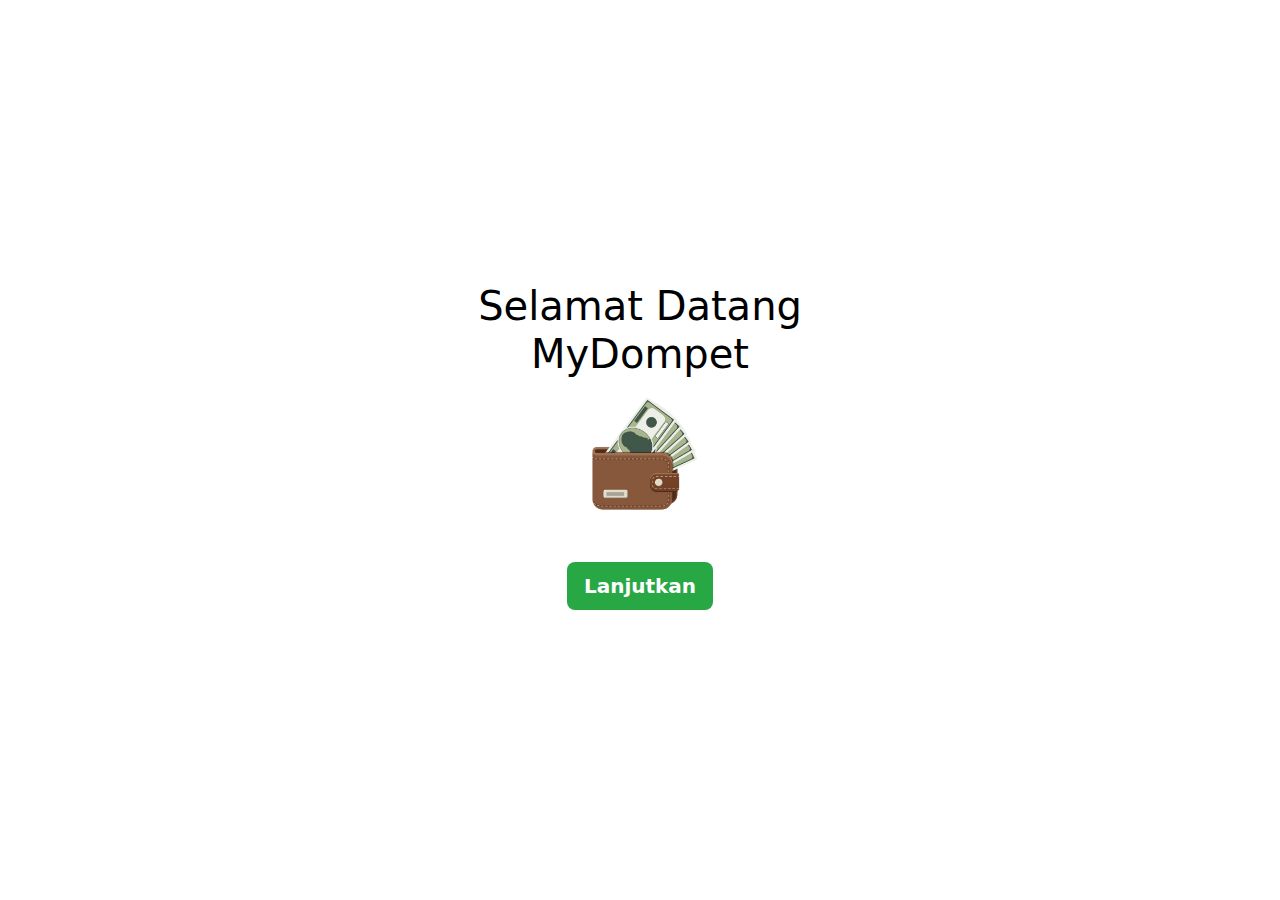
<file: frontend/public/index.html>
<!DOCTYPE html>
<html lang="en">
<head>
  <meta charset="UTF-8">
  <meta name="viewport" content="width=device-width, initial-scale=1.0">
  <title>MyDompet</title>
  <link rel="stylesheet" href="https://cdn.jsdelivr.net/npm/bootstrap@5.1.3/dist/css/bootstrap.min.css">
  <style>
    body {
      background-color: #ffff;
      display: flex;
      flex-direction: column;
      justify-content: center;
      align-items: center;
      height: 100vh;
    }

    .wallet-container {
      text-align: center;
      margin-bottom: 2rem;
    }

    .wallet-image {
      width: 135px;
      height: auto;
    }
  
    .btn-lanjutkan {
      background-color: #28a745; 
      font-weight: bold; 
      color: white;
    }
  </style>
</head>
<body>
  <div class="wallet-container">
    <h1 class="text-black selamat-datang">Selamat Datang <br><span class="text-black">MyDompet</h1>
    <img src="../src/img/walleticon.png" alt="Wallet icon" class="wallet-image">
  </div>
  <button class="btn btn-lg" ><a class="btn btn-lg btn-lanjutkan" href="register.html">Lanjutkan</a></button>
</body>
</html>
</file>
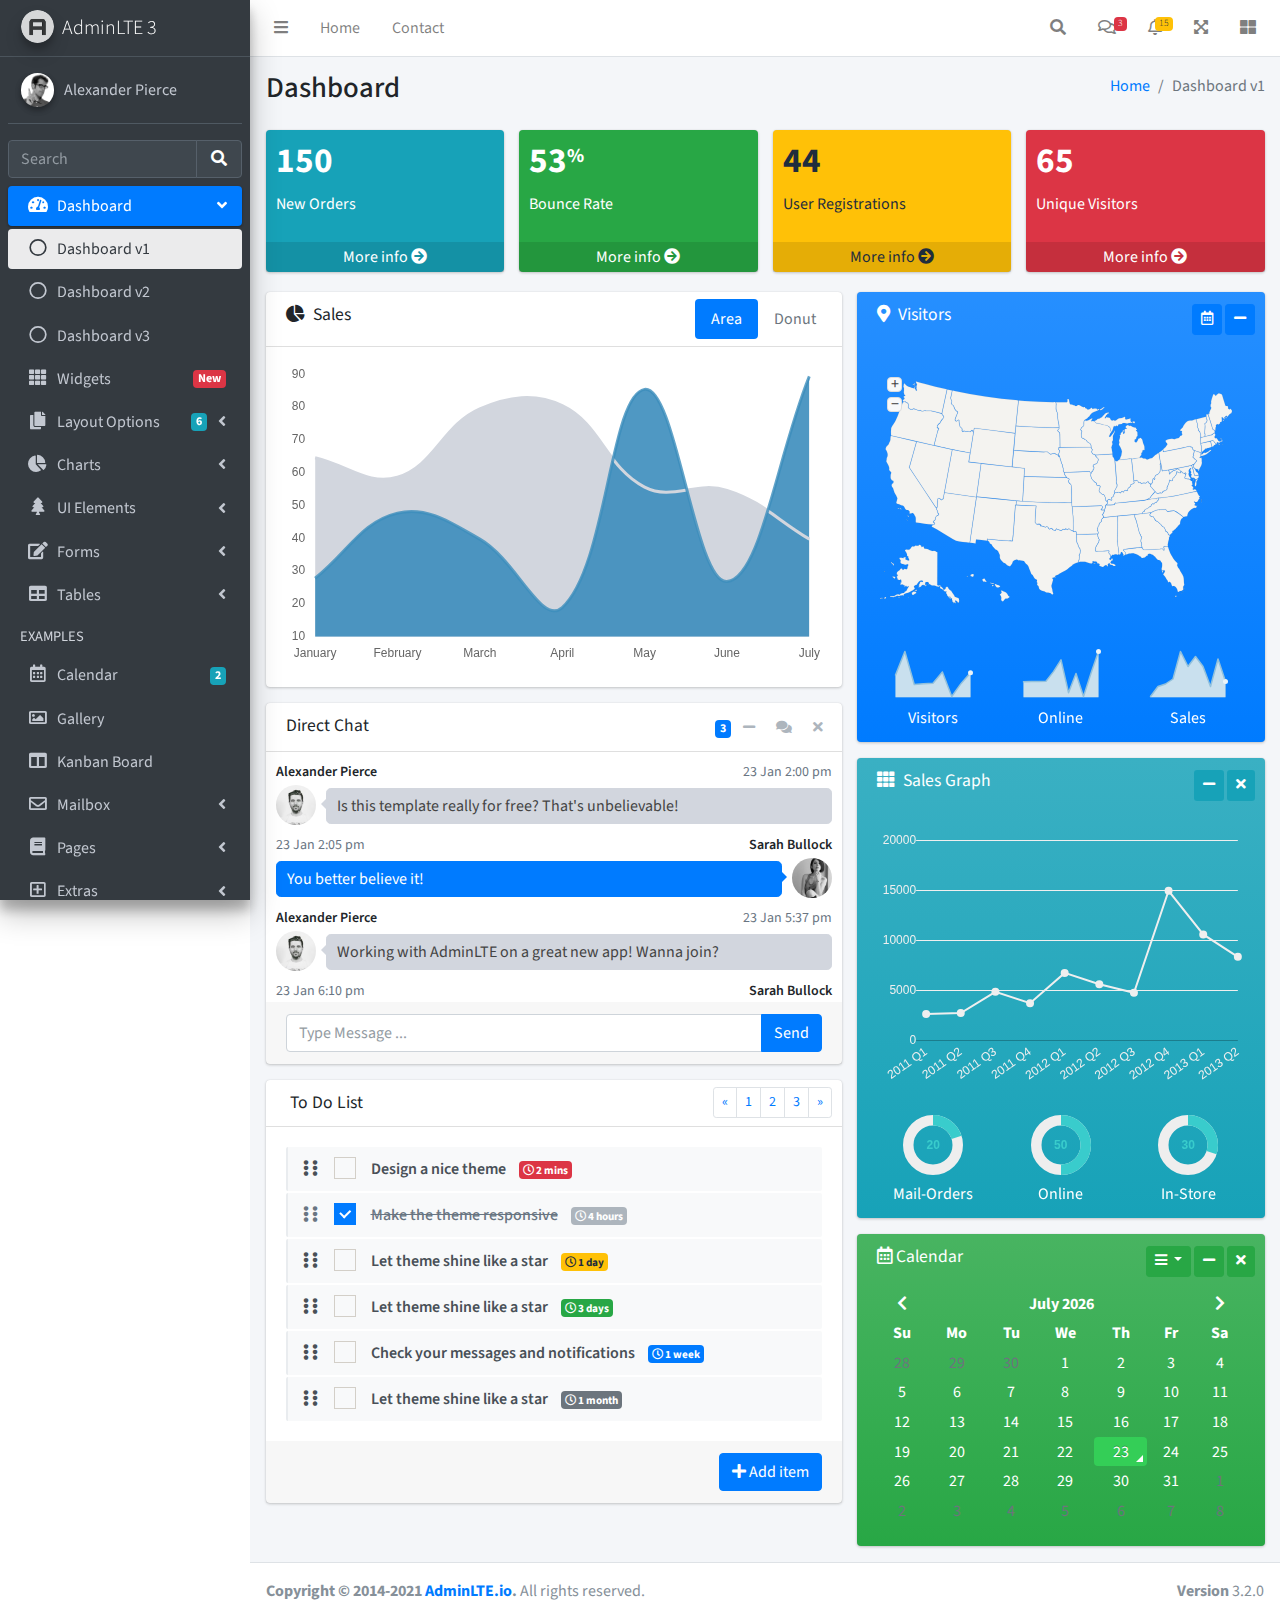
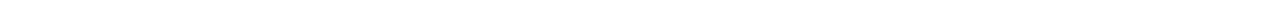
<file: backend/my-dompet-backend/public/temp/index.html>
<!DOCTYPE html>
<html lang="en">
<head>
  <meta charset="utf-8">
  <meta name="viewport" content="width=device-width, initial-scale=1">
  <title>AdminLTE 3 | Dashboard</title>

  <!-- Google Font: Source Sans Pro -->
  <link rel="stylesheet" href="https://fonts.googleapis.com/css?family=Source+Sans+Pro:300,400,400i,700&display=fallback">
  <!-- Font Awesome -->
  <link rel="stylesheet" href="plugins/fontawesome-free/css/all.min.css">
  <!-- Ionicons -->
  <link rel="stylesheet" href="https://code.ionicframework.com/ionicons/2.0.1/css/ionicons.min.css">
  <!-- Tempusdominus Bootstrap 4 -->
  <link rel="stylesheet" href="plugins/tempusdominus-bootstrap-4/css/tempusdominus-bootstrap-4.min.css">
  <!-- iCheck -->
  <link rel="stylesheet" href="plugins/icheck-bootstrap/icheck-bootstrap.min.css">
  <!-- JQVMap -->
  <link rel="stylesheet" href="plugins/jqvmap/jqvmap.min.css">
  <!-- Theme style -->
  <link rel="stylesheet" href="dist/css/adminlte.min.css">
  <!-- overlayScrollbars -->
  <link rel="stylesheet" href="plugins/overlayScrollbars/css/OverlayScrollbars.min.css">
  <!-- Daterange picker -->
  <link rel="stylesheet" href="plugins/daterangepicker/daterangepicker.css">
  <!-- summernote -->
  <link rel="stylesheet" href="plugins/summernote/summernote-bs4.min.css">
</head>
<body class="hold-transition sidebar-mini layout-fixed">
<div class="wrapper">

  <!-- Preloader -->
  <div class="preloader flex-column justify-content-center align-items-center">
    <img class="animation__shake" src="dist/img/AdminLTELogo.png" alt="AdminLTELogo" height="60" width="60">
  </div>

  <!-- Navbar -->
  <nav class="main-header navbar navbar-expand navbar-white navbar-light">
    <!-- Left navbar links -->
    <ul class="navbar-nav">
      <li class="nav-item">
        <a class="nav-link" data-widget="pushmenu" href="#" role="button"><i class="fas fa-bars"></i></a>
      </li>
      <li class="nav-item d-none d-sm-inline-block">
        <a href="index3.html" class="nav-link">Home</a>
      </li>
      <li class="nav-item d-none d-sm-inline-block">
        <a href="#" class="nav-link">Contact</a>
      </li>
    </ul>

    <!-- Right navbar links -->
    <ul class="navbar-nav ml-auto">
      <!-- Navbar Search -->
      <li class="nav-item">
        <a class="nav-link" data-widget="navbar-search" href="#" role="button">
          <i class="fas fa-search"></i>
        </a>
        <div class="navbar-search-block">
          <form class="form-inline">
            <div class="input-group input-group-sm">
              <input class="form-control form-control-navbar" type="search" placeholder="Search" aria-label="Search">
              <div class="input-group-append">
                <button class="btn btn-navbar" type="submit">
                  <i class="fas fa-search"></i>
                </button>
                <button class="btn btn-navbar" type="button" data-widget="navbar-search">
                  <i class="fas fa-times"></i>
                </button>
              </div>
            </div>
          </form>
        </div>
      </li>

      <!-- Messages Dropdown Menu -->
      <li class="nav-item dropdown">
        <a class="nav-link" data-toggle="dropdown" href="#">
          <i class="far fa-comments"></i>
          <span class="badge badge-danger navbar-badge">3</span>
        </a>
        <div class="dropdown-menu dropdown-menu-lg dropdown-menu-right">
          <a href="#" class="dropdown-item">
            <!-- Message Start -->
            <div class="media">
              <img src="dist/img/user1-128x128.jpg" alt="User Avatar" class="img-size-50 mr-3 img-circle">
              <div class="media-body">
                <h3 class="dropdown-item-title">
                  Brad Diesel
                  <span class="float-right text-sm text-danger"><i class="fas fa-star"></i></span>
                </h3>
                <p class="text-sm">Call me whenever you can...</p>
                <p class="text-sm text-muted"><i class="far fa-clock mr-1"></i> 4 Hours Ago</p>
              </div>
            </div>
            <!-- Message End -->
          </a>
          <div class="dropdown-divider"></div>
          <a href="#" class="dropdown-item">
            <!-- Message Start -->
            <div class="media">
              <img src="dist/img/user8-128x128.jpg" alt="User Avatar" class="img-size-50 img-circle mr-3">
              <div class="media-body">
                <h3 class="dropdown-item-title">
                  John Pierce
                  <span class="float-right text-sm text-muted"><i class="fas fa-star"></i></span>
                </h3>
                <p class="text-sm">I got your message bro</p>
                <p class="text-sm text-muted"><i class="far fa-clock mr-1"></i> 4 Hours Ago</p>
              </div>
            </div>
            <!-- Message End -->
          </a>
          <div class="dropdown-divider"></div>
          <a href="#" class="dropdown-item">
            <!-- Message Start -->
            <div class="media">
              <img src="dist/img/user3-128x128.jpg" alt="User Avatar" class="img-size-50 img-circle mr-3">
              <div class="media-body">
                <h3 class="dropdown-item-title">
                  Nora Silvester
                  <span class="float-right text-sm text-warning"><i class="fas fa-star"></i></span>
                </h3>
                <p class="text-sm">The subject goes here</p>
                <p class="text-sm text-muted"><i class="far fa-clock mr-1"></i> 4 Hours Ago</p>
              </div>
            </div>
            <!-- Message End -->
          </a>
          <div class="dropdown-divider"></div>
          <a href="#" class="dropdown-item dropdown-footer">See All Messages</a>
        </div>
      </li>
      <!-- Notifications Dropdown Menu -->
      <li class="nav-item dropdown">
        <a class="nav-link" data-toggle="dropdown" href="#">
          <i class="far fa-bell"></i>
          <span class="badge badge-warning navbar-badge">15</span>
        </a>
        <div class="dropdown-menu dropdown-menu-lg dropdown-menu-right">
          <span class="dropdown-item dropdown-header">15 Notifications</span>
          <div class="dropdown-divider"></div>
          <a href="#" class="dropdown-item">
            <i class="fas fa-envelope mr-2"></i> 4 new messages
            <span class="float-right text-muted text-sm">3 mins</span>
          </a>
          <div class="dropdown-divider"></div>
          <a href="#" class="dropdown-item">
            <i class="fas fa-users mr-2"></i> 8 friend requests
            <span class="float-right text-muted text-sm">12 hours</span>
          </a>
          <div class="dropdown-divider"></div>
          <a href="#" class="dropdown-item">
            <i class="fas fa-file mr-2"></i> 3 new reports
            <span class="float-right text-muted text-sm">2 days</span>
          </a>
          <div class="dropdown-divider"></div>
          <a href="#" class="dropdown-item dropdown-footer">See All Notifications</a>
        </div>
      </li>
      <li class="nav-item">
        <a class="nav-link" data-widget="fullscreen" href="#" role="button">
          <i class="fas fa-expand-arrows-alt"></i>
        </a>
      </li>
      <li class="nav-item">
        <a class="nav-link" data-widget="control-sidebar" data-controlsidebar-slide="true" href="#" role="button">
          <i class="fas fa-th-large"></i>
        </a>
      </li>
    </ul>
  </nav>
  <!-- /.navbar -->

  <!-- Main Sidebar Container -->
  <aside class="main-sidebar sidebar-dark-primary elevation-4">
    <!-- Brand Logo -->
    <a href="index3.html" class="brand-link">
      <img src="dist/img/AdminLTELogo.png" alt="AdminLTE Logo" class="brand-image img-circle elevation-3" style="opacity: .8">
      <span class="brand-text font-weight-light">AdminLTE 3</span>
    </a>

    <!-- Sidebar -->
    <div class="sidebar">
      <!-- Sidebar user panel (optional) -->
      <div class="user-panel mt-3 pb-3 mb-3 d-flex">
        <div class="image">
          <img src="dist/img/user2-160x160.jpg" class="img-circle elevation-2" alt="User Image">
        </div>
        <div class="info">
          <a href="#" class="d-block">Alexander Pierce</a>
        </div>
      </div>

      <!-- SidebarSearch Form -->
      <div class="form-inline">
        <div class="input-group" data-widget="sidebar-search">
          <input class="form-control form-control-sidebar" type="search" placeholder="Search" aria-label="Search">
          <div class="input-group-append">
            <button class="btn btn-sidebar">
              <i class="fas fa-search fa-fw"></i>
            </button>
          </div>
        </div>
      </div>

      <!-- Sidebar Menu -->
      <nav class="mt-2">
        <ul class="nav nav-pills nav-sidebar flex-column" data-widget="treeview" role="menu" data-accordion="false">
          <!-- Add icons to the links using the .nav-icon class
               with font-awesome or any other icon font library -->
          <li class="nav-item menu-open">
            <a href="#" class="nav-link active">
              <i class="nav-icon fas fa-tachometer-alt"></i>
              <p>
                Dashboard
                <i class="right fas fa-angle-left"></i>
              </p>
            </a>
            <ul class="nav nav-treeview">
              <li class="nav-item">
                <a href="./index.html" class="nav-link active">
                  <i class="far fa-circle nav-icon"></i>
                  <p>Dashboard v1</p>
                </a>
              </li>
              <li class="nav-item">
                <a href="./index2.html" class="nav-link">
                  <i class="far fa-circle nav-icon"></i>
                  <p>Dashboard v2</p>
                </a>
              </li>
              <li class="nav-item">
                <a href="./index3.html" class="nav-link">
                  <i class="far fa-circle nav-icon"></i>
                  <p>Dashboard v3</p>
                </a>
              </li>
            </ul>
          </li>
          <li class="nav-item">
            <a href="pages/widgets.html" class="nav-link">
              <i class="nav-icon fas fa-th"></i>
              <p>
                Widgets
                <span class="right badge badge-danger">New</span>
              </p>
            </a>
          </li>
          <li class="nav-item">
            <a href="#" class="nav-link">
              <i class="nav-icon fas fa-copy"></i>
              <p>
                Layout Options
                <i class="fas fa-angle-left right"></i>
                <span class="badge badge-info right">6</span>
              </p>
            </a>
            <ul class="nav nav-treeview">
              <li class="nav-item">
                <a href="pages/layout/top-nav.html" class="nav-link">
                  <i class="far fa-circle nav-icon"></i>
                  <p>Top Navigation</p>
                </a>
              </li>
              <li class="nav-item">
                <a href="pages/layout/top-nav-sidebar.html" class="nav-link">
                  <i class="far fa-circle nav-icon"></i>
                  <p>Top Navigation + Sidebar</p>
                </a>
              </li>
              <li class="nav-item">
                <a href="pages/layout/boxed.html" class="nav-link">
                  <i class="far fa-circle nav-icon"></i>
                  <p>Boxed</p>
                </a>
              </li>
              <li class="nav-item">
                <a href="pages/layout/fixed-sidebar.html" class="nav-link">
                  <i class="far fa-circle nav-icon"></i>
                  <p>Fixed Sidebar</p>
                </a>
              </li>
              <li class="nav-item">
                <a href="pages/layout/fixed-sidebar-custom.html" class="nav-link">
                  <i class="far fa-circle nav-icon"></i>
                  <p>Fixed Sidebar <small>+ Custom Area</small></p>
                </a>
              </li>
              <li class="nav-item">
                <a href="pages/layout/fixed-topnav.html" class="nav-link">
                  <i class="far fa-circle nav-icon"></i>
                  <p>Fixed Navbar</p>
                </a>
              </li>
              <li class="nav-item">
                <a href="pages/layout/fixed-footer.html" class="nav-link">
                  <i class="far fa-circle nav-icon"></i>
                  <p>Fixed Footer</p>
                </a>
              </li>
              <li class="nav-item">
                <a href="pages/layout/collapsed-sidebar.html" class="nav-link">
                  <i class="far fa-circle nav-icon"></i>
                  <p>Collapsed Sidebar</p>
                </a>
              </li>
            </ul>
          </li>
          <li class="nav-item">
            <a href="#" class="nav-link">
              <i class="nav-icon fas fa-chart-pie"></i>
              <p>
                Charts
                <i class="right fas fa-angle-left"></i>
              </p>
            </a>
            <ul class="nav nav-treeview">
              <li class="nav-item">
                <a href="pages/charts/chartjs.html" class="nav-link">
                  <i class="far fa-circle nav-icon"></i>
                  <p>ChartJS</p>
                </a>
              </li>
              <li class="nav-item">
                <a href="pages/charts/flot.html" class="nav-link">
                  <i class="far fa-circle nav-icon"></i>
                  <p>Flot</p>
                </a>
              </li>
              <li class="nav-item">
                <a href="pages/charts/inline.html" class="nav-link">
                  <i class="far fa-circle nav-icon"></i>
                  <p>Inline</p>
                </a>
              </li>
              <li class="nav-item">
                <a href="pages/charts/uplot.html" class="nav-link">
                  <i class="far fa-circle nav-icon"></i>
                  <p>uPlot</p>
                </a>
              </li>
            </ul>
          </li>
          <li class="nav-item">
            <a href="#" class="nav-link">
              <i class="nav-icon fas fa-tree"></i>
              <p>
                UI Elements
                <i class="fas fa-angle-left right"></i>
              </p>
            </a>
            <ul class="nav nav-treeview">
              <li class="nav-item">
                <a href="pages/UI/general.html" class="nav-link">
                  <i class="far fa-circle nav-icon"></i>
                  <p>General</p>
                </a>
              </li>
              <li class="nav-item">
                <a href="pages/UI/icons.html" class="nav-link">
                  <i class="far fa-circle nav-icon"></i>
                  <p>Icons</p>
                </a>
              </li>
              <li class="nav-item">
                <a href="pages/UI/buttons.html" class="nav-link">
                  <i class="far fa-circle nav-icon"></i>
                  <p>Buttons</p>
                </a>
              </li>
              <li class="nav-item">
                <a href="pages/UI/sliders.html" class="nav-link">
                  <i class="far fa-circle nav-icon"></i>
                  <p>Sliders</p>
                </a>
              </li>
              <li class="nav-item">
                <a href="pages/UI/modals.html" class="nav-link">
                  <i class="far fa-circle nav-icon"></i>
                  <p>Modals & Alerts</p>
                </a>
              </li>
              <li class="nav-item">
                <a href="pages/UI/navbar.html" class="nav-link">
                  <i class="far fa-circle nav-icon"></i>
                  <p>Navbar & Tabs</p>
                </a>
              </li>
              <li class="nav-item">
                <a href="pages/UI/timeline.html" class="nav-link">
                  <i class="far fa-circle nav-icon"></i>
                  <p>Timeline</p>
                </a>
              </li>
              <li class="nav-item">
                <a href="pages/UI/ribbons.html" class="nav-link">
                  <i class="far fa-circle nav-icon"></i>
                  <p>Ribbons</p>
                </a>
              </li>
            </ul>
          </li>
          <li class="nav-item">
            <a href="#" class="nav-link">
              <i class="nav-icon fas fa-edit"></i>
              <p>
                Forms
                <i class="fas fa-angle-left right"></i>
              </p>
            </a>
            <ul class="nav nav-treeview">
              <li class="nav-item">
                <a href="pages/forms/general.html" class="nav-link">
                  <i class="far fa-circle nav-icon"></i>
                  <p>General Elements</p>
                </a>
              </li>
              <li class="nav-item">
                <a href="pages/forms/advanced.html" class="nav-link">
                  <i class="far fa-circle nav-icon"></i>
                  <p>Advanced Elements</p>
                </a>
              </li>
              <li class="nav-item">
                <a href="pages/forms/editors.html" class="nav-link">
                  <i class="far fa-circle nav-icon"></i>
                  <p>Editors</p>
                </a>
              </li>
              <li class="nav-item">
                <a href="pages/forms/validation.html" class="nav-link">
                  <i class="far fa-circle nav-icon"></i>
                  <p>Validation</p>
                </a>
              </li>
            </ul>
          </li>
          <li class="nav-item">
            <a href="#" class="nav-link">
              <i class="nav-icon fas fa-table"></i>
              <p>
                Tables
                <i class="fas fa-angle-left right"></i>
              </p>
            </a>
            <ul class="nav nav-treeview">
              <li class="nav-item">
                <a href="pages/tables/simple.html" class="nav-link">
                  <i class="far fa-circle nav-icon"></i>
                  <p>Simple Tables</p>
                </a>
              </li>
              <li class="nav-item">
                <a href="pages/tables/data.html" class="nav-link">
                  <i class="far fa-circle nav-icon"></i>
                  <p>DataTables</p>
                </a>
              </li>
              <li class="nav-item">
                <a href="pages/tables/jsgrid.html" class="nav-link">
                  <i class="far fa-circle nav-icon"></i>
                  <p>jsGrid</p>
                </a>
              </li>
            </ul>
          </li>
          <li class="nav-header">EXAMPLES</li>
          <li class="nav-item">
            <a href="pages/calendar.html" class="nav-link">
              <i class="nav-icon far fa-calendar-alt"></i>
              <p>
                Calendar
                <span class="badge badge-info right">2</span>
              </p>
            </a>
          </li>
          <li class="nav-item">
            <a href="pages/gallery.html" class="nav-link">
              <i class="nav-icon far fa-image"></i>
              <p>
                Gallery
              </p>
            </a>
          </li>
          <li class="nav-item">
            <a href="pages/kanban.html" class="nav-link">
              <i class="nav-icon fas fa-columns"></i>
              <p>
                Kanban Board
              </p>
            </a>
          </li>
          <li class="nav-item">
            <a href="#" class="nav-link">
              <i class="nav-icon far fa-envelope"></i>
              <p>
                Mailbox
                <i class="fas fa-angle-left right"></i>
              </p>
            </a>
            <ul class="nav nav-treeview">
              <li class="nav-item">
                <a href="pages/mailbox/mailbox.html" class="nav-link">
                  <i class="far fa-circle nav-icon"></i>
                  <p>Inbox</p>
                </a>
              </li>
              <li class="nav-item">
                <a href="pages/mailbox/compose.html" class="nav-link">
                  <i class="far fa-circle nav-icon"></i>
                  <p>Compose</p>
                </a>
              </li>
              <li class="nav-item">
                <a href="pages/mailbox/read-mail.html" class="nav-link">
                  <i class="far fa-circle nav-icon"></i>
                  <p>Read</p>
                </a>
              </li>
            </ul>
          </li>
          <li class="nav-item">
            <a href="#" class="nav-link">
              <i class="nav-icon fas fa-book"></i>
              <p>
                Pages
                <i class="fas fa-angle-left right"></i>
              </p>
            </a>
            <ul class="nav nav-treeview">
              <li class="nav-item">
                <a href="pages/examples/invoice.html" class="nav-link">
                  <i class="far fa-circle nav-icon"></i>
                  <p>Invoice</p>
                </a>
              </li>
              <li class="nav-item">
                <a href="pages/examples/profile.html" class="nav-link">
                  <i class="far fa-circle nav-icon"></i>
                  <p>Profile</p>
                </a>
              </li>
              <li class="nav-item">
                <a href="pages/examples/e-commerce.html" class="nav-link">
                  <i class="far fa-circle nav-icon"></i>
                  <p>E-commerce</p>
                </a>
              </li>
              <li class="nav-item">
                <a href="pages/examples/projects.html" class="nav-link">
                  <i class="far fa-circle nav-icon"></i>
                  <p>Projects</p>
                </a>
              </li>
              <li class="nav-item">
                <a href="pages/examples/project-add.html" class="nav-link">
                  <i class="far fa-circle nav-icon"></i>
                  <p>Project Add</p>
                </a>
              </li>
              <li class="nav-item">
                <a href="pages/examples/project-edit.html" class="nav-link">
                  <i class="far fa-circle nav-icon"></i>
                  <p>Project Edit</p>
                </a>
              </li>
              <li class="nav-item">
                <a href="pages/examples/project-detail.html" class="nav-link">
                  <i class="far fa-circle nav-icon"></i>
                  <p>Project Detail</p>
                </a>
              </li>
              <li class="nav-item">
                <a href="pages/examples/contacts.html" class="nav-link">
                  <i class="far fa-circle nav-icon"></i>
                  <p>Contacts</p>
                </a>
              </li>
              <li class="nav-item">
                <a href="pages/examples/faq.html" class="nav-link">
                  <i class="far fa-circle nav-icon"></i>
                  <p>FAQ</p>
                </a>
              </li>
              <li class="nav-item">
                <a href="pages/examples/contact-us.html" class="nav-link">
                  <i class="far fa-circle nav-icon"></i>
                  <p>Contact us</p>
                </a>
              </li>
            </ul>
          </li>
          <li class="nav-item">
            <a href="#" class="nav-link">
              <i class="nav-icon far fa-plus-square"></i>
              <p>
                Extras
                <i class="fas fa-angle-left right"></i>
              </p>
            </a>
            <ul class="nav nav-treeview">
              <li class="nav-item">
                <a href="#" class="nav-link">
                  <i class="far fa-circle nav-icon"></i>
                  <p>
                    Login & Register v1
                    <i class="fas fa-angle-left right"></i>
                  </p>
                </a>
                <ul class="nav nav-treeview">
                  <li class="nav-item">
                    <a href="pages/examples/login.html" class="nav-link">
                      <i class="far fa-circle nav-icon"></i>
                      <p>Login v1</p>
                    </a>
                  </li>
                  <li class="nav-item">
                    <a href="pages/examples/register.html" class="nav-link">
                      <i class="far fa-circle nav-icon"></i>
                      <p>Register v1</p>
                    </a>
                  </li>
                  <li class="nav-item">
                    <a href="pages/examples/forgot-password.html" class="nav-link">
                      <i class="far fa-circle nav-icon"></i>
                      <p>Forgot Password v1</p>
                    </a>
                  </li>
                  <li class="nav-item">
                    <a href="pages/examples/recover-password.html" class="nav-link">
                      <i class="far fa-circle nav-icon"></i>
                      <p>Recover Password v1</p>
                    </a>
                  </li>
                </ul>
              </li>
              <li class="nav-item">
                <a href="#" class="nav-link">
                  <i class="far fa-circle nav-icon"></i>
                  <p>
                    Login & Register v2
                    <i class="fas fa-angle-left right"></i>
                  </p>
                </a>
                <ul class="nav nav-treeview">
                  <li class="nav-item">
                    <a href="pages/examples/login-v2.html" class="nav-link">
                      <i class="far fa-circle nav-icon"></i>
                      <p>Login v2</p>
                    </a>
                  </li>
                  <li class="nav-item">
                    <a href="pages/examples/register-v2.html" class="nav-link">
                      <i class="far fa-circle nav-icon"></i>
                      <p>Register v2</p>
                    </a>
                  </li>
                  <li class="nav-item">
                    <a href="pages/examples/forgot-password-v2.html" class="nav-link">
                      <i class="far fa-circle nav-icon"></i>
                      <p>Forgot Password v2</p>
                    </a>
                  </li>
                  <li class="nav-item">
                    <a href="pages/examples/recover-password-v2.html" class="nav-link">
                      <i class="far fa-circle nav-icon"></i>
                      <p>Recover Password v2</p>
                    </a>
                  </li>
                </ul>
              </li>
              <li class="nav-item">
                <a href="pages/examples/lockscreen.html" class="nav-link">
                  <i class="far fa-circle nav-icon"></i>
                  <p>Lockscreen</p>
                </a>
              </li>
              <li class="nav-item">
                <a href="pages/examples/legacy-user-menu.html" class="nav-link">
                  <i class="far fa-circle nav-icon"></i>
                  <p>Legacy User Menu</p>
                </a>
              </li>
              <li class="nav-item">
                <a href="pages/examples/language-menu.html" class="nav-link">
                  <i class="far fa-circle nav-icon"></i>
                  <p>Language Menu</p>
                </a>
              </li>
              <li class="nav-item">
                <a href="pages/examples/404.html" class="nav-link">
                  <i class="far fa-circle nav-icon"></i>
                  <p>Error 404</p>
                </a>
              </li>
              <li class="nav-item">
                <a href="pages/examples/500.html" class="nav-link">
                  <i class="far fa-circle nav-icon"></i>
                  <p>Error 500</p>
                </a>
              </li>
              <li class="nav-item">
                <a href="pages/examples/pace.html" class="nav-link">
                  <i class="far fa-circle nav-icon"></i>
                  <p>Pace</p>
                </a>
              </li>
              <li class="nav-item">
                <a href="pages/examples/blank.html" class="nav-link">
                  <i class="far fa-circle nav-icon"></i>
                  <p>Blank Page</p>
                </a>
              </li>
              <li class="nav-item">
                <a href="starter.html" class="nav-link">
                  <i class="far fa-circle nav-icon"></i>
                  <p>Starter Page</p>
                </a>
              </li>
            </ul>
          </li>
          <li class="nav-item">
            <a href="#" class="nav-link">
              <i class="nav-icon fas fa-search"></i>
              <p>
                Search
                <i class="fas fa-angle-left right"></i>
              </p>
            </a>
            <ul class="nav nav-treeview">
              <li class="nav-item">
                <a href="pages/search/simple.html" class="nav-link">
                  <i class="far fa-circle nav-icon"></i>
                  <p>Simple Search</p>
                </a>
              </li>
              <li class="nav-item">
                <a href="pages/search/enhanced.html" class="nav-link">
                  <i class="far fa-circle nav-icon"></i>
                  <p>Enhanced</p>
                </a>
              </li>
            </ul>
          </li>
          <li class="nav-header">MISCELLANEOUS</li>
          <li class="nav-item">
            <a href="iframe.html" class="nav-link">
              <i class="nav-icon fas fa-ellipsis-h"></i>
              <p>Tabbed IFrame Plugin</p>
            </a>
          </li>
          <li class="nav-item">
            <a href="https://adminlte.io/docs/3.1/" class="nav-link">
              <i class="nav-icon fas fa-file"></i>
              <p>Documentation</p>
            </a>
          </li>
          <li class="nav-header">MULTI LEVEL EXAMPLE</li>
          <li class="nav-item">
            <a href="#" class="nav-link">
              <i class="fas fa-circle nav-icon"></i>
              <p>Level 1</p>
            </a>
          </li>
          <li class="nav-item">
            <a href="#" class="nav-link">
              <i class="nav-icon fas fa-circle"></i>
              <p>
                Level 1
                <i class="right fas fa-angle-left"></i>
              </p>
            </a>
            <ul class="nav nav-treeview">
              <li class="nav-item">
                <a href="#" class="nav-link">
                  <i class="far fa-circle nav-icon"></i>
                  <p>Level 2</p>
                </a>
              </li>
              <li class="nav-item">
                <a href="#" class="nav-link">
                  <i class="far fa-circle nav-icon"></i>
                  <p>
                    Level 2
                    <i class="right fas fa-angle-left"></i>
                  </p>
                </a>
                <ul class="nav nav-treeview">
                  <li class="nav-item">
                    <a href="#" class="nav-link">
                      <i class="far fa-dot-circle nav-icon"></i>
                      <p>Level 3</p>
                    </a>
                  </li>
                  <li class="nav-item">
                    <a href="#" class="nav-link">
                      <i class="far fa-dot-circle nav-icon"></i>
                      <p>Level 3</p>
                    </a>
                  </li>
                  <li class="nav-item">
                    <a href="#" class="nav-link">
                      <i class="far fa-dot-circle nav-icon"></i>
                      <p>Level 3</p>
                    </a>
                  </li>
                </ul>
              </li>
              <li class="nav-item">
                <a href="#" class="nav-link">
                  <i class="far fa-circle nav-icon"></i>
                  <p>Level 2</p>
                </a>
              </li>
            </ul>
          </li>
          <li class="nav-item">
            <a href="#" class="nav-link">
              <i class="fas fa-circle nav-icon"></i>
              <p>Level 1</p>
            </a>
          </li>
          <li class="nav-header">LABELS</li>
          <li class="nav-item">
            <a href="#" class="nav-link">
              <i class="nav-icon far fa-circle text-danger"></i>
              <p class="text">Important</p>
            </a>
          </li>
          <li class="nav-item">
            <a href="#" class="nav-link">
              <i class="nav-icon far fa-circle text-warning"></i>
              <p>Warning</p>
            </a>
          </li>
          <li class="nav-item">
            <a href="#" class="nav-link">
              <i class="nav-icon far fa-circle text-info"></i>
              <p>Informational</p>
            </a>
          </li>
        </ul>
      </nav>
      <!-- /.sidebar-menu -->
    </div>
    <!-- /.sidebar -->
  </aside>

  <!-- Content Wrapper. Contains page content -->
  <div class="content-wrapper">
    <!-- Content Header (Page header) -->
    <div class="content-header">
      <div class="container-fluid">
        <div class="row mb-2">
          <div class="col-sm-6">
            <h1 class="m-0">Dashboard</h1>
          </div><!-- /.col -->
          <div class="col-sm-6">
            <ol class="breadcrumb float-sm-right">
              <li class="breadcrumb-item"><a href="#">Home</a></li>
              <li class="breadcrumb-item active">Dashboard v1</li>
            </ol>
          </div><!-- /.col -->
        </div><!-- /.row -->
      </div><!-- /.container-fluid -->
    </div>
    <!-- /.content-header -->

    <!-- Main content -->
    <section class="content">
      <div class="container-fluid">
        <!-- Small boxes (Stat box) -->
        <div class="row">
          <div class="col-lg-3 col-6">
            <!-- small box -->
            <div class="small-box bg-info">
              <div class="inner">
                <h3>150</h3>

                <p>New Orders</p>
              </div>
              <div class="icon">
                <i class="ion ion-bag"></i>
              </div>
              <a href="#" class="small-box-footer">More info <i class="fas fa-arrow-circle-right"></i></a>
            </div>
          </div>
          <!-- ./col -->
          <div class="col-lg-3 col-6">
            <!-- small box -->
            <div class="small-box bg-success">
              <div class="inner">
                <h3>53<sup style="font-size: 20px">%</sup></h3>

                <p>Bounce Rate</p>
              </div>
              <div class="icon">
                <i class="ion ion-stats-bars"></i>
              </div>
              <a href="#" class="small-box-footer">More info <i class="fas fa-arrow-circle-right"></i></a>
            </div>
          </div>
          <!-- ./col -->
          <div class="col-lg-3 col-6">
            <!-- small box -->
            <div class="small-box bg-warning">
              <div class="inner">
                <h3>44</h3>

                <p>User Registrations</p>
              </div>
              <div class="icon">
                <i class="ion ion-person-add"></i>
              </div>
              <a href="#" class="small-box-footer">More info <i class="fas fa-arrow-circle-right"></i></a>
            </div>
          </div>
          <!-- ./col -->
          <div class="col-lg-3 col-6">
            <!-- small box -->
            <div class="small-box bg-danger">
              <div class="inner">
                <h3>65</h3>

                <p>Unique Visitors</p>
              </div>
              <div class="icon">
                <i class="ion ion-pie-graph"></i>
              </div>
              <a href="#" class="small-box-footer">More info <i class="fas fa-arrow-circle-right"></i></a>
            </div>
          </div>
          <!-- ./col -->
        </div>
        <!-- /.row -->
        <!-- Main row -->
        <div class="row">
          <!-- Left col -->
          <section class="col-lg-7 connectedSortable">
            <!-- Custom tabs (Charts with tabs)-->
            <div class="card">
              <div class="card-header">
                <h3 class="card-title">
                  <i class="fas fa-chart-pie mr-1"></i>
                  Sales
                </h3>
                <div class="card-tools">
                  <ul class="nav nav-pills ml-auto">
                    <li class="nav-item">
                      <a class="nav-link active" href="#revenue-chart" data-toggle="tab">Area</a>
                    </li>
                    <li class="nav-item">
                      <a class="nav-link" href="#sales-chart" data-toggle="tab">Donut</a>
                    </li>
                  </ul>
                </div>
              </div><!-- /.card-header -->
              <div class="card-body">
                <div class="tab-content p-0">
                  <!-- Morris chart - Sales -->
                  <div class="chart tab-pane active" id="revenue-chart"
                       style="position: relative; height: 300px;">
                      <canvas id="revenue-chart-canvas" height="300" style="height: 300px;"></canvas>
                   </div>
                  <div class="chart tab-pane" id="sales-chart" style="position: relative; height: 300px;">
                    <canvas id="sales-chart-canvas" height="300" style="height: 300px;"></canvas>
                  </div>
                </div>
              </div><!-- /.card-body -->
            </div>
            <!-- /.card -->

            <!-- DIRECT CHAT -->
            <div class="card direct-chat direct-chat-primary">
              <div class="card-header">
                <h3 class="card-title">Direct Chat</h3>

                <div class="card-tools">
                  <span title="3 New Messages" class="badge badge-primary">3</span>
                  <button type="button" class="btn btn-tool" data-card-widget="collapse">
                    <i class="fas fa-minus"></i>
                  </button>
                  <button type="button" class="btn btn-tool" title="Contacts" data-widget="chat-pane-toggle">
                    <i class="fas fa-comments"></i>
                  </button>
                  <button type="button" class="btn btn-tool" data-card-widget="remove">
                    <i class="fas fa-times"></i>
                  </button>
                </div>
              </div>
              <!-- /.card-header -->
              <div class="card-body">
                <!-- Conversations are loaded here -->
                <div class="direct-chat-messages">
                  <!-- Message. Default to the left -->
                  <div class="direct-chat-msg">
                    <div class="direct-chat-infos clearfix">
                      <span class="direct-chat-name float-left">Alexander Pierce</span>
                      <span class="direct-chat-timestamp float-right">23 Jan 2:00 pm</span>
                    </div>
                    <!-- /.direct-chat-infos -->
                    <img class="direct-chat-img" src="dist/img/user1-128x128.jpg" alt="message user image">
                    <!-- /.direct-chat-img -->
                    <div class="direct-chat-text">
                      Is this template really for free? That's unbelievable!
                    </div>
                    <!-- /.direct-chat-text -->
                  </div>
                  <!-- /.direct-chat-msg -->

                  <!-- Message to the right -->
                  <div class="direct-chat-msg right">
                    <div class="direct-chat-infos clearfix">
                      <span class="direct-chat-name float-right">Sarah Bullock</span>
                      <span class="direct-chat-timestamp float-left">23 Jan 2:05 pm</span>
                    </div>
                    <!-- /.direct-chat-infos -->
                    <img class="direct-chat-img" src="dist/img/user3-128x128.jpg" alt="message user image">
                    <!-- /.direct-chat-img -->
                    <div class="direct-chat-text">
                      You better believe it!
                    </div>
                    <!-- /.direct-chat-text -->
                  </div>
                  <!-- /.direct-chat-msg -->

                  <!-- Message. Default to the left -->
                  <div class="direct-chat-msg">
                    <div class="direct-chat-infos clearfix">
                      <span class="direct-chat-name float-left">Alexander Pierce</span>
                      <span class="direct-chat-timestamp float-right">23 Jan 5:37 pm</span>
                    </div>
                    <!-- /.direct-chat-infos -->
                    <img class="direct-chat-img" src="dist/img/user1-128x128.jpg" alt="message user image">
                    <!-- /.direct-chat-img -->
                    <div class="direct-chat-text">
                      Working with AdminLTE on a great new app! Wanna join?
                    </div>
                    <!-- /.direct-chat-text -->
                  </div>
                  <!-- /.direct-chat-msg -->

                  <!-- Message to the right -->
                  <div class="direct-chat-msg right">
                    <div class="direct-chat-infos clearfix">
                      <span class="direct-chat-name float-right">Sarah Bullock</span>
                      <span class="direct-chat-timestamp float-left">23 Jan 6:10 pm</span>
                    </div>
                    <!-- /.direct-chat-infos -->
                    <img class="direct-chat-img" src="dist/img/user3-128x128.jpg" alt="message user image">
                    <!-- /.direct-chat-img -->
                    <div class="direct-chat-text">
                      I would love to.
                    </div>
                    <!-- /.direct-chat-text -->
                  </div>
                  <!-- /.direct-chat-msg -->

                </div>
                <!--/.direct-chat-messages-->

                <!-- Contacts are loaded here -->
                <div class="direct-chat-contacts">
                  <ul class="contacts-list">
                    <li>
                      <a href="#">
                        <img class="contacts-list-img" src="dist/img/user1-128x128.jpg" alt="User Avatar">

                        <div class="contacts-list-info">
                          <span class="contacts-list-name">
                            Count Dracula
                            <small class="contacts-list-date float-right">2/28/2015</small>
                          </span>
                          <span class="contacts-list-msg">How have you been? I was...</span>
                        </div>
                        <!-- /.contacts-list-info -->
                      </a>
                    </li>
                    <!-- End Contact Item -->
                    <li>
                      <a href="#">
                        <img class="contacts-list-img" src="dist/img/user7-128x128.jpg" alt="User Avatar">

                        <div class="contacts-list-info">
                          <span class="contacts-list-name">
                            Sarah Doe
                            <small class="contacts-list-date float-right">2/23/2015</small>
                          </span>
                          <span class="contacts-list-msg">I will be waiting for...</span>
                        </div>
                        <!-- /.contacts-list-info -->
                      </a>
                    </li>
                    <!-- End Contact Item -->
                    <li>
                      <a href="#">
                        <img class="contacts-list-img" src="dist/img/user3-128x128.jpg" alt="User Avatar">

                        <div class="contacts-list-info">
                          <span class="contacts-list-name">
                            Nadia Jolie
                            <small class="contacts-list-date float-right">2/20/2015</small>
                          </span>
                          <span class="contacts-list-msg">I'll call you back at...</span>
                        </div>
                        <!-- /.contacts-list-info -->
                      </a>
                    </li>
                    <!-- End Contact Item -->
                    <li>
                      <a href="#">
                        <img class="contacts-list-img" src="dist/img/user5-128x128.jpg" alt="User Avatar">

                        <div class="contacts-list-info">
                          <span class="contacts-list-name">
                            Nora S. Vans
                            <small class="contacts-list-date float-right">2/10/2015</small>
                          </span>
                          <span class="contacts-list-msg">Where is your new...</span>
                        </div>
                        <!-- /.contacts-list-info -->
                      </a>
                    </li>
                    <!-- End Contact Item -->
                    <li>
                      <a href="#">
                        <img class="contacts-list-img" src="dist/img/user6-128x128.jpg" alt="User Avatar">

                        <div class="contacts-list-info">
                          <span class="contacts-list-name">
                            John K.
                            <small class="contacts-list-date float-right">1/27/2015</small>
                          </span>
                          <span class="contacts-list-msg">Can I take a look at...</span>
                        </div>
                        <!-- /.contacts-list-info -->
                      </a>
                    </li>
                    <!-- End Contact Item -->
                    <li>
                      <a href="#">
                        <img class="contacts-list-img" src="dist/img/user8-128x128.jpg" alt="User Avatar">

                        <div class="contacts-list-info">
                          <span class="contacts-list-name">
                            Kenneth M.
                            <small class="contacts-list-date float-right">1/4/2015</small>
                          </span>
                          <span class="contacts-list-msg">Never mind I found...</span>
                        </div>
                        <!-- /.contacts-list-info -->
                      </a>
                    </li>
                    <!-- End Contact Item -->
                  </ul>
                  <!-- /.contacts-list -->
                </div>
                <!-- /.direct-chat-pane -->
              </div>
              <!-- /.card-body -->
              <div class="card-footer">
                <form action="#" method="post">
                  <div class="input-group">
                    <input type="text" name="message" placeholder="Type Message ..." class="form-control">
                    <span class="input-group-append">
                      <button type="button" class="btn btn-primary">Send</button>
                    </span>
                  </div>
                </form>
              </div>
              <!-- /.card-footer-->
            </div>
            <!--/.direct-chat -->

            <!-- TO DO List -->
            <div class="card">
              <div class="card-header">
                <h3 class="card-title">
                  <i class="ion ion-clipboard mr-1"></i>
                  To Do List
                </h3>

                <div class="card-tools">
                  <ul class="pagination pagination-sm">
                    <li class="page-item"><a href="#" class="page-link">&laquo;</a></li>
                    <li class="page-item"><a href="#" class="page-link">1</a></li>
                    <li class="page-item"><a href="#" class="page-link">2</a></li>
                    <li class="page-item"><a href="#" class="page-link">3</a></li>
                    <li class="page-item"><a href="#" class="page-link">&raquo;</a></li>
                  </ul>
                </div>
              </div>
              <!-- /.card-header -->
              <div class="card-body">
                <ul class="todo-list" data-widget="todo-list">
                  <li>
                    <!-- drag handle -->
                    <span class="handle">
                      <i class="fas fa-ellipsis-v"></i>
                      <i class="fas fa-ellipsis-v"></i>
                    </span>
                    <!-- checkbox -->
                    <div  class="icheck-primary d-inline ml-2">
                      <input type="checkbox" value="" name="todo1" id="todoCheck1">
                      <label for="todoCheck1"></label>
                    </div>
                    <!-- todo text -->
                    <span class="text">Design a nice theme</span>
                    <!-- Emphasis label -->
                    <small class="badge badge-danger"><i class="far fa-clock"></i> 2 mins</small>
                    <!-- General tools such as edit or delete-->
                    <div class="tools">
                      <i class="fas fa-edit"></i>
                      <i class="fas fa-trash-o"></i>
                    </div>
                  </li>
                  <li>
                    <span class="handle">
                      <i class="fas fa-ellipsis-v"></i>
                      <i class="fas fa-ellipsis-v"></i>
                    </span>
                    <div  class="icheck-primary d-inline ml-2">
                      <input type="checkbox" value="" name="todo2" id="todoCheck2" checked>
                      <label for="todoCheck2"></label>
                    </div>
                    <span class="text">Make the theme responsive</span>
                    <small class="badge badge-info"><i class="far fa-clock"></i> 4 hours</small>
                    <div class="tools">
                      <i class="fas fa-edit"></i>
                      <i class="fas fa-trash-o"></i>
                    </div>
                  </li>
                  <li>
                    <span class="handle">
                      <i class="fas fa-ellipsis-v"></i>
                      <i class="fas fa-ellipsis-v"></i>
                    </span>
                    <div  class="icheck-primary d-inline ml-2">
                      <input type="checkbox" value="" name="todo3" id="todoCheck3">
                      <label for="todoCheck3"></label>
                    </div>
                    <span class="text">Let theme shine like a star</span>
                    <small class="badge badge-warning"><i class="far fa-clock"></i> 1 day</small>
                    <div class="tools">
                      <i class="fas fa-edit"></i>
                      <i class="fas fa-trash-o"></i>
                    </div>
                  </li>
                  <li>
                    <span class="handle">
                      <i class="fas fa-ellipsis-v"></i>
                      <i class="fas fa-ellipsis-v"></i>
                    </span>
                    <div  class="icheck-primary d-inline ml-2">
                      <input type="checkbox" value="" name="todo4" id="todoCheck4">
                      <label for="todoCheck4"></label>
                    </div>
                    <span class="text">Let theme shine like a star</span>
                    <small class="badge badge-success"><i class="far fa-clock"></i> 3 days</small>
                    <div class="tools">
                      <i class="fas fa-edit"></i>
                      <i class="fas fa-trash-o"></i>
                    </div>
                  </li>
                  <li>
                    <span class="handle">
                      <i class="fas fa-ellipsis-v"></i>
                      <i class="fas fa-ellipsis-v"></i>
                    </span>
                    <div  class="icheck-primary d-inline ml-2">
                      <input type="checkbox" value="" name="todo5" id="todoCheck5">
                      <label for="todoCheck5"></label>
                    </div>
                    <span class="text">Check your messages and notifications</span>
                    <small class="badge badge-primary"><i class="far fa-clock"></i> 1 week</small>
                    <div class="tools">
                      <i class="fas fa-edit"></i>
                      <i class="fas fa-trash-o"></i>
                    </div>
                  </li>
                  <li>
                    <span class="handle">
                      <i class="fas fa-ellipsis-v"></i>
                      <i class="fas fa-ellipsis-v"></i>
                    </span>
                    <div  class="icheck-primary d-inline ml-2">
                      <input type="checkbox" value="" name="todo6" id="todoCheck6">
                      <label for="todoCheck6"></label>
                    </div>
                    <span class="text">Let theme shine like a star</span>
                    <small class="badge badge-secondary"><i class="far fa-clock"></i> 1 month</small>
                    <div class="tools">
                      <i class="fas fa-edit"></i>
                      <i class="fas fa-trash-o"></i>
                    </div>
                  </li>
                </ul>
              </div>
              <!-- /.card-body -->
              <div class="card-footer clearfix">
                <button type="button" class="btn btn-primary float-right"><i class="fas fa-plus"></i> Add item</button>
              </div>
            </div>
            <!-- /.card -->
          </section>
          <!-- /.Left col -->
          <!-- right col (We are only adding the ID to make the widgets sortable)-->
          <section class="col-lg-5 connectedSortable">

            <!-- Map card -->
            <div class="card bg-gradient-primary">
              <div class="card-header border-0">
                <h3 class="card-title">
                  <i class="fas fa-map-marker-alt mr-1"></i>
                  Visitors
                </h3>
                <!-- card tools -->
                <div class="card-tools">
                  <button type="button" class="btn btn-primary btn-sm daterange" title="Date range">
                    <i class="far fa-calendar-alt"></i>
                  </button>
                  <button type="button" class="btn btn-primary btn-sm" data-card-widget="collapse" title="Collapse">
                    <i class="fas fa-minus"></i>
                  </button>
                </div>
                <!-- /.card-tools -->
              </div>
              <div class="card-body">
                <div id="world-map" style="height: 250px; width: 100%;"></div>
              </div>
              <!-- /.card-body-->
              <div class="card-footer bg-transparent">
                <div class="row">
                  <div class="col-4 text-center">
                    <div id="sparkline-1"></div>
                    <div class="text-white">Visitors</div>
                  </div>
                  <!-- ./col -->
                  <div class="col-4 text-center">
                    <div id="sparkline-2"></div>
                    <div class="text-white">Online</div>
                  </div>
                  <!-- ./col -->
                  <div class="col-4 text-center">
                    <div id="sparkline-3"></div>
                    <div class="text-white">Sales</div>
                  </div>
                  <!-- ./col -->
                </div>
                <!-- /.row -->
              </div>
            </div>
            <!-- /.card -->

            <!-- solid sales graph -->
            <div class="card bg-gradient-info">
              <div class="card-header border-0">
                <h3 class="card-title">
                  <i class="fas fa-th mr-1"></i>
                  Sales Graph
                </h3>

                <div class="card-tools">
                  <button type="button" class="btn bg-info btn-sm" data-card-widget="collapse">
                    <i class="fas fa-minus"></i>
                  </button>
                  <button type="button" class="btn bg-info btn-sm" data-card-widget="remove">
                    <i class="fas fa-times"></i>
                  </button>
                </div>
              </div>
              <div class="card-body">
                <canvas class="chart" id="line-chart" style="min-height: 250px; height: 250px; max-height: 250px; max-width: 100%;"></canvas>
              </div>
              <!-- /.card-body -->
              <div class="card-footer bg-transparent">
                <div class="row">
                  <div class="col-4 text-center">
                    <input type="text" class="knob" data-readonly="true" value="20" data-width="60" data-height="60"
                           data-fgColor="#39CCCC">

                    <div class="text-white">Mail-Orders</div>
                  </div>
                  <!-- ./col -->
                  <div class="col-4 text-center">
                    <input type="text" class="knob" data-readonly="true" value="50" data-width="60" data-height="60"
                           data-fgColor="#39CCCC">

                    <div class="text-white">Online</div>
                  </div>
                  <!-- ./col -->
                  <div class="col-4 text-center">
                    <input type="text" class="knob" data-readonly="true" value="30" data-width="60" data-height="60"
                           data-fgColor="#39CCCC">

                    <div class="text-white">In-Store</div>
                  </div>
                  <!-- ./col -->
                </div>
                <!-- /.row -->
              </div>
              <!-- /.card-footer -->
            </div>
            <!-- /.card -->

            <!-- Calendar -->
            <div class="card bg-gradient-success">
              <div class="card-header border-0">

                <h3 class="card-title">
                  <i class="far fa-calendar-alt"></i>
                  Calendar
                </h3>
                <!-- tools card -->
                <div class="card-tools">
                  <!-- button with a dropdown -->
                  <div class="btn-group">
                    <button type="button" class="btn btn-success btn-sm dropdown-toggle" data-toggle="dropdown" data-offset="-52">
                      <i class="fas fa-bars"></i>
                    </button>
                    <div class="dropdown-menu" role="menu">
                      <a href="#" class="dropdown-item">Add new event</a>
                      <a href="#" class="dropdown-item">Clear events</a>
                      <div class="dropdown-divider"></div>
                      <a href="#" class="dropdown-item">View calendar</a>
                    </div>
                  </div>
                  <button type="button" class="btn btn-success btn-sm" data-card-widget="collapse">
                    <i class="fas fa-minus"></i>
                  </button>
                  <button type="button" class="btn btn-success btn-sm" data-card-widget="remove">
                    <i class="fas fa-times"></i>
                  </button>
                </div>
                <!-- /. tools -->
              </div>
              <!-- /.card-header -->
              <div class="card-body pt-0">
                <!--The calendar -->
                <div id="calendar" style="width: 100%"></div>
              </div>
              <!-- /.card-body -->
            </div>
            <!-- /.card -->
          </section>
          <!-- right col -->
        </div>
        <!-- /.row (main row) -->
      </div><!-- /.container-fluid -->
    </section>
    <!-- /.content -->
  </div>
  <!-- /.content-wrapper -->
  <footer class="main-footer">
    <strong>Copyright &copy; 2014-2021 <a href="https://adminlte.io">AdminLTE.io</a>.</strong>
    All rights reserved.
    <div class="float-right d-none d-sm-inline-block">
      <b>Version</b> 3.2.0
    </div>
  </footer>

  <!-- Control Sidebar -->
  <aside class="control-sidebar control-sidebar-dark">
    <!-- Control sidebar content goes here -->
  </aside>
  <!-- /.control-sidebar -->
</div>
<!-- ./wrapper -->

<!-- jQuery -->
<script src="plugins/jquery/jquery.min.js"></script>
<!-- jQuery UI 1.11.4 -->
<script src="plugins/jquery-ui/jquery-ui.min.js"></script>
<!-- Resolve conflict in jQuery UI tooltip with Bootstrap tooltip -->
<script>
  $.widget.bridge('uibutton', $.ui.button)
</script>
<!-- Bootstrap 4 -->
<script src="plugins/bootstrap/js/bootstrap.bundle.min.js"></script>
<!-- ChartJS -->
<script src="plugins/chart.js/Chart.min.js"></script>
<!-- Sparkline -->
<script src="plugins/sparklines/sparkline.js"></script>
<!-- JQVMap -->
<script src="plugins/jqvmap/jquery.vmap.min.js"></script>
<script src="plugins/jqvmap/maps/jquery.vmap.usa.js"></script>
<!-- jQuery Knob Chart -->
<script src="plugins/jquery-knob/jquery.knob.min.js"></script>
<!-- daterangepicker -->
<script src="plugins/moment/moment.min.js"></script>
<script src="plugins/daterangepicker/daterangepicker.js"></script>
<!-- Tempusdominus Bootstrap 4 -->
<script src="plugins/tempusdominus-bootstrap-4/js/tempusdominus-bootstrap-4.min.js"></script>
<!-- Summernote -->
<script src="plugins/summernote/summernote-bs4.min.js"></script>
<!-- overlayScrollbars -->
<script src="plugins/overlayScrollbars/js/jquery.overlayScrollbars.min.js"></script>
<!-- AdminLTE App -->
<script src="dist/js/adminlte.js"></script>
<!-- AdminLTE for demo purposes -->
<script src="dist/js/demo.js"></script>
<!-- AdminLTE dashboard demo (This is only for demo purposes) -->
<script src="dist/js/pages/dashboard.js"></script>
</body>
</html>
</file>
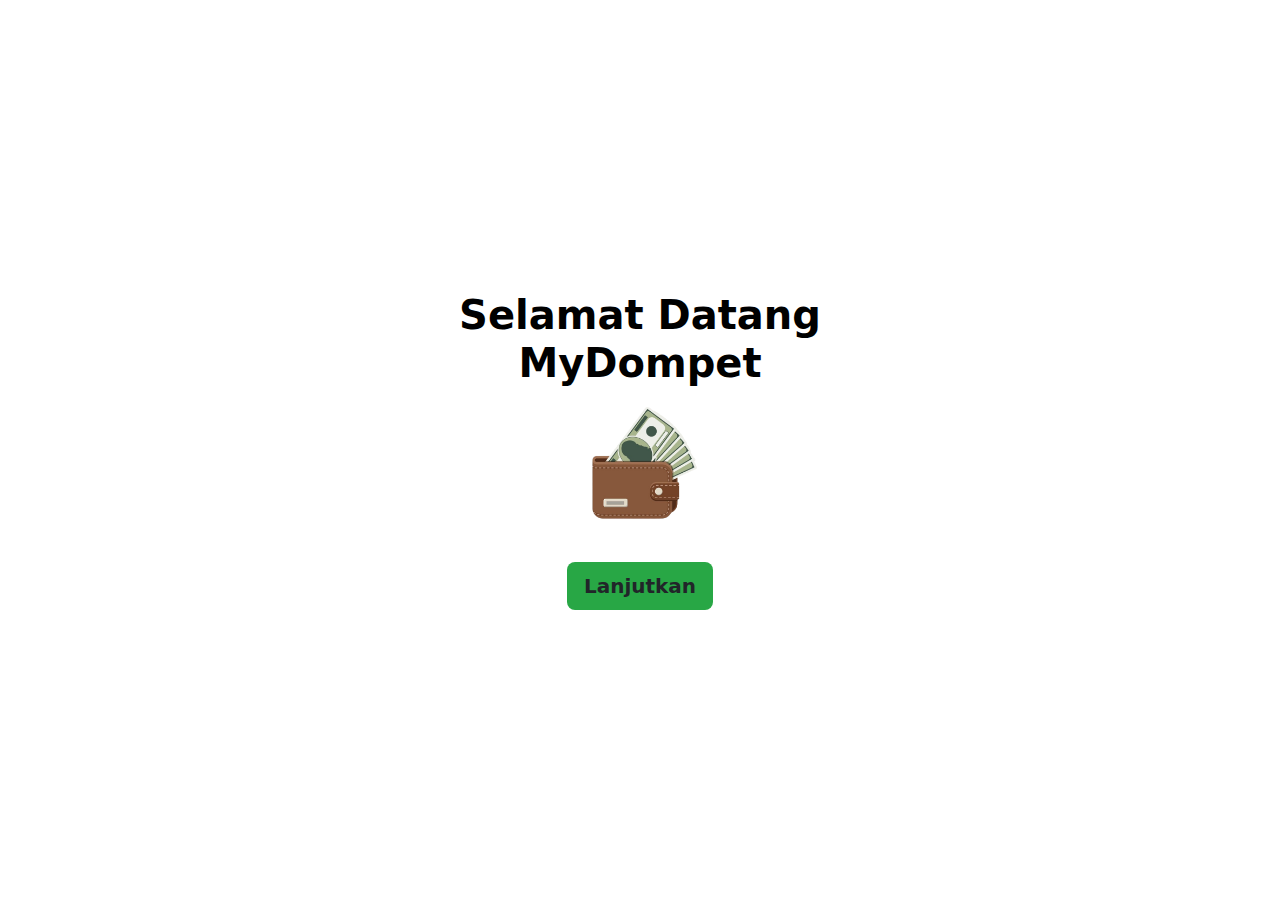
<file: frontend/landingpage.html>
<!DOCTYPE html>
<html lang="en">
<head>
  <meta charset="UTF-8">
  <meta name="viewport" content="width=device-width, initial-scale=1.0">
  <title>Selamat Datang MyDompet</title>
  <link rel="stylesheet" href="https://cdn.jsdelivr.net/npm/bootstrap@5.1.3/dist/css/bootstrap.min.css">
  <style>
    body {
      background-color: #ffff;
      display: flex;
      flex-direction: column;
      justify-content: center;
      align-items: center;
      height: 100vh;
    }

    .wallet-container {
      text-align: center;
      margin-bottom: 2rem;
    }

    .wallet-image {
      width: 135px;
      height: auto;
    }
    .selamat-datang{
      font-weight: bold;
    }
    .btn-lanjutkan {
      background-color: #28a745; 
      font-weight: bold; 
    }
  </style>
</head>
<body>
  <div class="wallet-container">
    <h1 class="text-black selamat-datang">Selamat Datang <br><span class="text-black">MyDompet</h1>
    <img src="zicondompet.png" alt="Dompet dengan uang" class="wallet-image">
  </div>
  <button class="btn btn-lg btn-lanjutkan" >Lanjutkan</button>
</body>
</html>
</file>
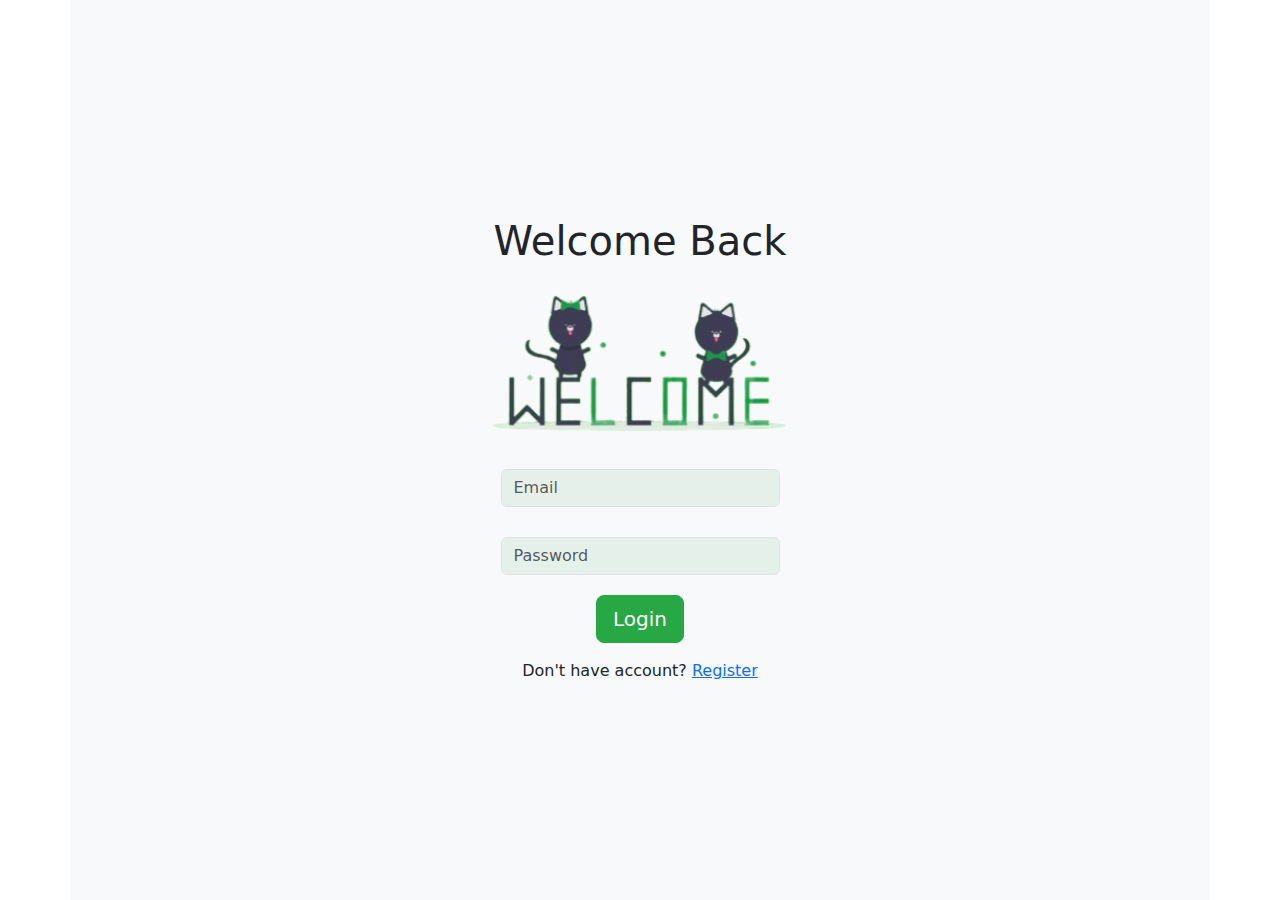
<file: frontend/public/login.html>
<!DOCTYPE html>
<html lang="en">
<head>
  <meta charset="UTF-8">
  <meta name="viewport" content="width=device-width, initial-scale=1.0">
  <title>Login To Your Account</title>
  <link rel="stylesheet" href="https://cdn.jsdelivr.net/npm/bootstrap@5.1.3/dist/css/bootstrap.min.css">
  <style>
    .container {
      background-color: #f8f9fa;
      display: flex;
      flex-direction: column;
      align-items: center;
      justify-content: center;
      height: 100vh;
      text-align: center;
    }
    .col-md-6 {
      display: flex;
      flex-direction: column;
      align-items: center;
    }    
    .form-group {
      justify-content: center;
      align-items: center;
      width: 100%;
      margin-bottom: 20px;
      margin-top: 10px;
    }
    .btn-primary {
      background-color: #28a745;
      border-color: #28a745;
    }
     .form-control {
      background-color: #E6F0EB;
      width: 100%;
    }
    .login-image {
      width: 300px;
      height: auto;
      margin-bottom: 20px;
    }
  </style>
</head>
<body>
   <div class="container">
       <div class="col-md-6">
         <h1 class="mb-4">Welcome Back</h1>
         <img src="../src/img/WelcomeLogin.png" class="login-image" alt="Illustration">
         <div class="col-md-6">
            <div class="form-group">
               <input type="email" class="form-control" placeholder="Email">
            </div>
            <div class="form-group">
               <input type="password" class="form-control" placeholder="Password">
            </div>
            <button class="btn btn-primary btn-lg btn-block">Login</button>
            <div class="text-center mt-3">
              Don't have account? <a href="register.html">Register</a>
            </div>
         </div>
     </div>
   </div>
 </body>
 </html>
</file>
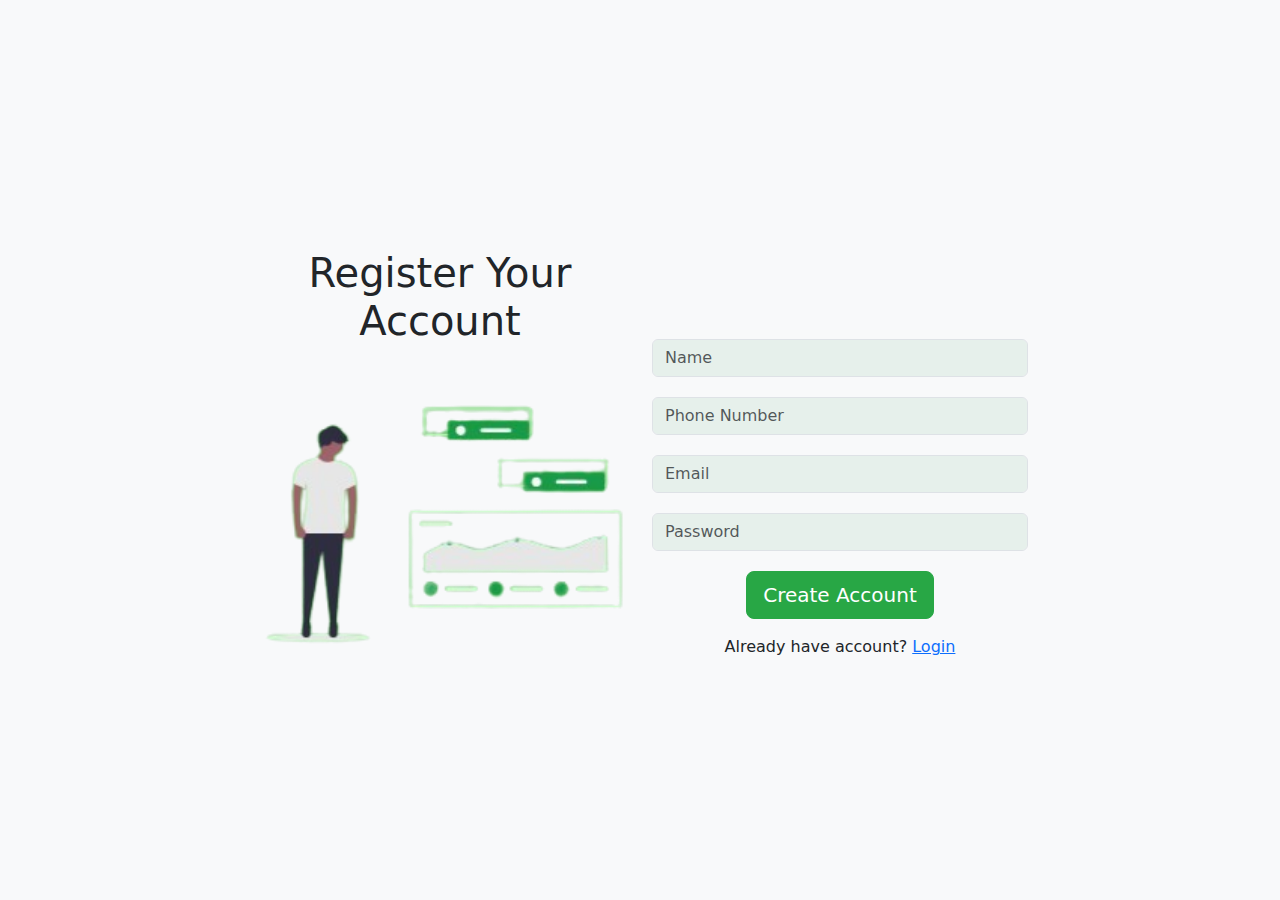
<file: frontend/public/register.html>
<!DOCTYPE html>
<html lang="en">
<head>
  <meta charset="UTF-8">
  <meta name="viewport" content="width=device-width, initial-scale=1.0">
  <title>Register Your Account</title>
  <link rel="stylesheet" href="https://cdn.jsdelivr.net/npm/bootstrap@5.1.3/dist/css/bootstrap.min.css">
  <style>
    body {
      background-color: #f8f9fa;
      display: flex;
      flex-direction: column;
      justify-content: center;
      align-items: center;
      height: 100vh;
    }
    .container {
      max-width: 800px;
      margin-top: 50px;
      text-align: center;
      margin-bottom: 2rem;
    }
    .form-group {
      margin-bottom: 20px;
      margin-top: 90px;
    }
    .form-group-addon {
      margin-top: 20px;
      flex-direction: column;
    }

    .btn-primary {
      background-color: #28a745;
      border-color: #28a745;
    }
     .form-control {
      background-color: #E6F0EB;
    }
    .register-image {
      width: 390px;
      height: auto;
    }
  </style>
</head>
<body>
   <div class="container">
     <div class="row">
       <div class="col-md-6">
         <h1 class="mb-4">Register Your Account</h1>
         <img src="../src/img/ImageRegister.png" class="register-image" alt="Illustration">
       </div>
       <div class="col-md-6">
         <div class="form-group">
           <input type="text" class="form-control" placeholder="Name">
           <div class="form-group-addon">
            <input type="text" class="form-control" placeholder="Phone Number">
           </div>
           <div class="form-group-addon">
            <input type="email" class="form-control" placeholder="Email">
           </div>
           <div class="form-group-addon">
            <input type="password" class="form-control" placeholder="Password">
           </div>
         </div>
         <button class="btn btn-primary btn-lg btn-block">Create Account</button>
         <div class="text-center mt-3">
           Already have account? <a href="login.html">Login</a>
         </div>
       </div>
     </div>
   </div>
 </body>
 </html>
</file>
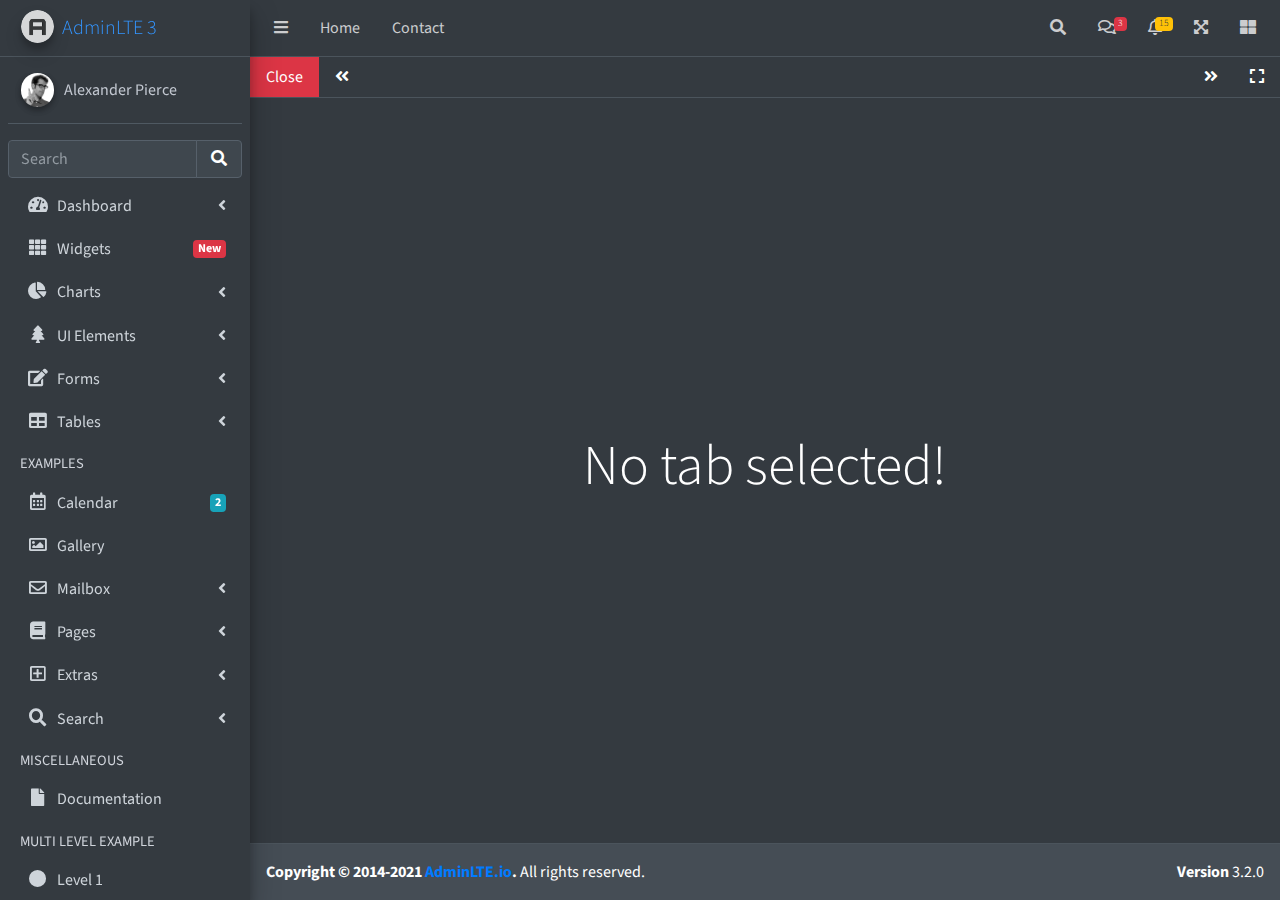
<file: backend/my-dompet-backend/public/temp/iframe-dark.html>
<!DOCTYPE html>
<html lang="en">
<head>
  <meta charset="utf-8">
  <meta name="viewport" content="width=device-width, initial-scale=1">
  <title>AdminLTE 3 | Tabbed IFrames</title>

  <!-- Google Font: Source Sans Pro -->
  <link rel="stylesheet" href="https://fonts.googleapis.com/css?family=Source+Sans+Pro:300,400,400i,700&display=fallback">
  <!-- Font Awesome -->
  <link rel="stylesheet" href="plugins/fontawesome-free/css/all.min.css">
  <!-- Theme style -->
  <link rel="stylesheet" href="dist/css/adminlte.min.css">
  <!-- overlayScrollbars -->
  <link rel="stylesheet" href="plugins/overlayScrollbars/css/OverlayScrollbars.min.css">
</head>
<body class="hold-transition sidebar-mini layout-fixed dark-mode" data-panel-auto-height-mode="height">
<div class="wrapper">

  <!-- Navbar -->
  <nav class="main-header navbar navbar-expand navbar-dark">
    <!-- Left navbar links -->
    <ul class="navbar-nav">
      <li class="nav-item">
        <a class="nav-link" data-widget="pushmenu" href="#" role="button"><i class="fas fa-bars"></i></a>
      </li>
      <li class="nav-item d-none d-sm-inline-block">
        <a href="index3.html" class="nav-link">Home</a>
      </li>
      <li class="nav-item d-none d-sm-inline-block">
        <a href="#" class="nav-link">Contact</a>
      </li>
    </ul>

    <!-- Right navbar links -->
    <ul class="navbar-nav ml-auto">
      <!-- Navbar Search -->
      <li class="nav-item">
        <a class="nav-link" data-widget="navbar-search" href="#" role="button">
          <i class="fas fa-search"></i>
        </a>
        <div class="navbar-search-block">
          <form class="form-inline">
            <div class="input-group input-group-sm">
              <input class="form-control form-control-navbar" type="search" placeholder="Search" aria-label="Search">
              <div class="input-group-append">
                <button class="btn btn-navbar" type="submit">
                  <i class="fas fa-search"></i>
                </button>
                <button class="btn btn-navbar" type="button" data-widget="navbar-search">
                  <i class="fas fa-times"></i>
                </button>
              </div>
            </div>
          </form>
        </div>
      </li>

      <!-- Messages Dropdown Menu -->
      <li class="nav-item dropdown">
        <a class="nav-link" data-toggle="dropdown" href="#">
          <i class="far fa-comments"></i>
          <span class="badge badge-danger navbar-badge">3</span>
        </a>
        <div class="dropdown-menu dropdown-menu-lg dropdown-menu-right">
          <a href="#" class="dropdown-item">
            <!-- Message Start -->
            <div class="media">
              <img src="dist/img/user1-128x128.jpg" alt="User Avatar" class="img-size-50 mr-3 img-circle">
              <div class="media-body">
                <h3 class="dropdown-item-title">
                  Brad Diesel
                  <span class="float-right text-sm text-danger"><i class="fas fa-star"></i></span>
                </h3>
                <p class="text-sm">Call me whenever you can...</p>
                <p class="text-sm text-muted"><i class="far fa-clock mr-1"></i> 4 Hours Ago</p>
              </div>
            </div>
            <!-- Message End -->
          </a>
          <div class="dropdown-divider"></div>
          <a href="#" class="dropdown-item">
            <!-- Message Start -->
            <div class="media">
              <img src="dist/img/user8-128x128.jpg" alt="User Avatar" class="img-size-50 img-circle mr-3">
              <div class="media-body">
                <h3 class="dropdown-item-title">
                  John Pierce
                  <span class="float-right text-sm text-muted"><i class="fas fa-star"></i></span>
                </h3>
                <p class="text-sm">I got your message bro</p>
                <p class="text-sm text-muted"><i class="far fa-clock mr-1"></i> 4 Hours Ago</p>
              </div>
            </div>
            <!-- Message End -->
          </a>
          <div class="dropdown-divider"></div>
          <a href="#" class="dropdown-item">
            <!-- Message Start -->
            <div class="media">
              <img src="dist/img/user3-128x128.jpg" alt="User Avatar" class="img-size-50 img-circle mr-3">
              <div class="media-body">
                <h3 class="dropdown-item-title">
                  Nora Silvester
                  <span class="float-right text-sm text-warning"><i class="fas fa-star"></i></span>
                </h3>
                <p class="text-sm">The subject goes here</p>
                <p class="text-sm text-muted"><i class="far fa-clock mr-1"></i> 4 Hours Ago</p>
              </div>
            </div>
            <!-- Message End -->
          </a>
          <div class="dropdown-divider"></div>
          <a href="#" class="dropdown-item dropdown-footer">See All Messages</a>
        </div>
      </li>
      <!-- Notifications Dropdown Menu -->
      <li class="nav-item dropdown">
        <a class="nav-link" data-toggle="dropdown" href="#">
          <i class="far fa-bell"></i>
          <span class="badge badge-warning navbar-badge">15</span>
        </a>
        <div class="dropdown-menu dropdown-menu-lg dropdown-menu-right">
          <span class="dropdown-item dropdown-header">15 Notifications</span>
          <div class="dropdown-divider"></div>
          <a href="#" class="dropdown-item">
            <i class="fas fa-envelope mr-2"></i> 4 new messages
            <span class="float-right text-muted text-sm">3 mins</span>
          </a>
          <div class="dropdown-divider"></div>
          <a href="#" class="dropdown-item">
            <i class="fas fa-users mr-2"></i> 8 friend requests
            <span class="float-right text-muted text-sm">12 hours</span>
          </a>
          <div class="dropdown-divider"></div>
          <a href="#" class="dropdown-item">
            <i class="fas fa-file mr-2"></i> 3 new reports
            <span class="float-right text-muted text-sm">2 days</span>
          </a>
          <div class="dropdown-divider"></div>
          <a href="#" class="dropdown-item dropdown-footer">See All Notifications</a>
        </div>
      </li>
      <li class="nav-item">
        <a class="nav-link" data-widget="fullscreen" href="#" role="button">
          <i class="fas fa-expand-arrows-alt"></i>
        </a>
      </li>
      <li class="nav-item">
        <a class="nav-link" data-widget="control-sidebar" data-slide="true" href="#" role="button">
          <i class="fas fa-th-large"></i>
        </a>
      </li>
    </ul>
  </nav>
  <!-- /.navbar -->

  <!-- Main Sidebar Container -->
  <aside class="main-sidebar sidebar-dark-primary elevation-4">
    <!-- Brand Logo -->
    <a href="index3.html" class="brand-link">
      <img src="dist/img/AdminLTELogo.png" alt="AdminLTE Logo" class="brand-image img-circle elevation-3" style="opacity: .8">
      <span class="brand-text font-weight-light">AdminLTE 3</span>
    </a>

    <!-- Sidebar -->
    <div class="sidebar">
      <!-- Sidebar user panel (optional) -->
      <div class="user-panel mt-3 pb-3 mb-3 d-flex">
        <div class="image">
          <img src="dist/img/user2-160x160.jpg" class="img-circle elevation-2" alt="User Image">
        </div>
        <div class="info">
          <a href="#" class="d-block">Alexander Pierce</a>
        </div>
      </div>

      <!-- SidebarSearch Form -->
      <div class="form-inline">
        <div class="input-group" data-widget="sidebar-search">
          <input class="form-control form-control-sidebar" type="search" placeholder="Search" aria-label="Search">
          <div class="input-group-append">
            <button class="btn btn-sidebar">
              <i class="fas fa-search fa-fw"></i>
            </button>
          </div>
        </div>
      </div>

      <!-- Sidebar Menu -->
      <nav class="mt-2">
        <ul class="nav nav-pills nav-sidebar flex-column" data-widget="treeview" role="menu" data-accordion="false">
          <!-- Add icons to the links using the .nav-icon class
               with font-awesome or any other icon font library -->
          <li class="nav-item">
            <a href="#" class="nav-link">
              <i class="nav-icon fas fa-tachometer-alt"></i>
              <p>
                Dashboard
                <i class="right fas fa-angle-left"></i>
              </p>
            </a>
            <ul class="nav nav-treeview">
              <li class="nav-item">
                <a href="./index.html" class="nav-link">
                  <i class="far fa-circle nav-icon"></i>
                  <p>Dashboard v1</p>
                </a>
              </li>
              <li class="nav-item">
                <a href="./index2.html" class="nav-link">
                  <i class="far fa-circle nav-icon"></i>
                  <p>Dashboard v2</p>
                </a>
              </li>
              <li class="nav-item">
                <a href="./index3.html" class="nav-link">
                  <i class="far fa-circle nav-icon"></i>
                  <p>Dashboard v3</p>
                </a>
              </li>
            </ul>
          </li>
          <li class="nav-item">
            <a href="pages/widgets.html" class="nav-link">
              <i class="nav-icon fas fa-th"></i>
              <p>
                Widgets
                <span class="right badge badge-danger">New</span>
              </p>
            </a>
          </li>
          <li class="nav-item">
            <a href="#" class="nav-link">
              <i class="nav-icon fas fa-chart-pie"></i>
              <p>
                Charts
                <i class="right fas fa-angle-left"></i>
              </p>
            </a>
            <ul class="nav nav-treeview">
              <li class="nav-item">
                <a href="pages/charts/chartjs.html" class="nav-link">
                  <i class="far fa-circle nav-icon"></i>
                  <p>ChartJS</p>
                </a>
              </li>
              <li class="nav-item">
                <a href="pages/charts/flot.html" class="nav-link">
                  <i class="far fa-circle nav-icon"></i>
                  <p>Flot</p>
                </a>
              </li>
              <li class="nav-item">
                <a href="pages/charts/inline.html" class="nav-link">
                  <i class="far fa-circle nav-icon"></i>
                  <p>Inline</p>
                </a>
              </li>
            </ul>
          </li>
          <li class="nav-item">
            <a href="#" class="nav-link">
              <i class="nav-icon fas fa-tree"></i>
              <p>
                UI Elements
                <i class="fas fa-angle-left right"></i>
              </p>
            </a>
            <ul class="nav nav-treeview">
              <li class="nav-item">
                <a href="pages/UI/general.html" class="nav-link">
                  <i class="far fa-circle nav-icon"></i>
                  <p>General</p>
                </a>
              </li>
              <li class="nav-item">
                <a href="pages/UI/icons.html" class="nav-link">
                  <i class="far fa-circle nav-icon"></i>
                  <p>Icons</p>
                </a>
              </li>
              <li class="nav-item">
                <a href="pages/UI/buttons.html" class="nav-link">
                  <i class="far fa-circle nav-icon"></i>
                  <p>Buttons</p>
                </a>
              </li>
              <li class="nav-item">
                <a href="pages/UI/sliders.html" class="nav-link">
                  <i class="far fa-circle nav-icon"></i>
                  <p>Sliders</p>
                </a>
              </li>
              <li class="nav-item">
                <a href="pages/UI/modals.html" class="nav-link">
                  <i class="far fa-circle nav-icon"></i>
                  <p>Modals & Alerts</p>
                </a>
              </li>
              <li class="nav-item">
                <a href="pages/UI/navbar.html" class="nav-link">
                  <i class="far fa-circle nav-icon"></i>
                  <p>Navbar & Tabs</p>
                </a>
              </li>
              <li class="nav-item">
                <a href="pages/UI/timeline.html" class="nav-link">
                  <i class="far fa-circle nav-icon"></i>
                  <p>Timeline</p>
                </a>
              </li>
              <li class="nav-item">
                <a href="pages/UI/ribbons.html" class="nav-link">
                  <i class="far fa-circle nav-icon"></i>
                  <p>Ribbons</p>
                </a>
              </li>
            </ul>
          </li>
          <li class="nav-item">
            <a href="#" class="nav-link">
              <i class="nav-icon fas fa-edit"></i>
              <p>
                Forms
                <i class="fas fa-angle-left right"></i>
              </p>
            </a>
            <ul class="nav nav-treeview">
              <li class="nav-item">
                <a href="pages/forms/general.html" class="nav-link">
                  <i class="far fa-circle nav-icon"></i>
                  <p>General Elements</p>
                </a>
              </li>
              <li class="nav-item">
                <a href="pages/forms/advanced.html" class="nav-link">
                  <i class="far fa-circle nav-icon"></i>
                  <p>Advanced Elements</p>
                </a>
              </li>
              <li class="nav-item">
                <a href="pages/forms/editors.html" class="nav-link">
                  <i class="far fa-circle nav-icon"></i>
                  <p>Editors</p>
                </a>
              </li>
              <li class="nav-item">
                <a href="pages/forms/validation.html" class="nav-link">
                  <i class="far fa-circle nav-icon"></i>
                  <p>Validation</p>
                </a>
              </li>
            </ul>
          </li>
          <li class="nav-item">
            <a href="#" class="nav-link">
              <i class="nav-icon fas fa-table"></i>
              <p>
                Tables
                <i class="fas fa-angle-left right"></i>
              </p>
            </a>
            <ul class="nav nav-treeview">
              <li class="nav-item">
                <a href="pages/tables/simple.html" class="nav-link">
                  <i class="far fa-circle nav-icon"></i>
                  <p>Simple Tables</p>
                </a>
              </li>
              <li class="nav-item">
                <a href="pages/tables/data.html" class="nav-link">
                  <i class="far fa-circle nav-icon"></i>
                  <p>DataTables</p>
                </a>
              </li>
              <li class="nav-item">
                <a href="pages/tables/jsgrid.html" class="nav-link">
                  <i class="far fa-circle nav-icon"></i>
                  <p>jsGrid</p>
                </a>
              </li>
            </ul>
          </li>
          <li class="nav-header">EXAMPLES</li>
          <li class="nav-item">
            <a href="pages/calendar.html" class="nav-link">
              <i class="nav-icon far fa-calendar-alt"></i>
              <p>
                Calendar
                <span class="badge badge-info right">2</span>
              </p>
            </a>
          </li>
          <li class="nav-item">
            <a href="pages/gallery.html" class="nav-link">
              <i class="nav-icon far fa-image"></i>
              <p>
                Gallery
              </p>
            </a>
          </li>
          <li class="nav-item">
            <a href="#" class="nav-link">
              <i class="nav-icon far fa-envelope"></i>
              <p>
                Mailbox
                <i class="fas fa-angle-left right"></i>
              </p>
            </a>
            <ul class="nav nav-treeview">
              <li class="nav-item">
                <a href="pages/mailbox/mailbox.html" class="nav-link">
                  <i class="far fa-circle nav-icon"></i>
                  <p>Inbox</p>
                </a>
              </li>
              <li class="nav-item">
                <a href="pages/mailbox/compose.html" class="nav-link">
                  <i class="far fa-circle nav-icon"></i>
                  <p>Compose</p>
                </a>
              </li>
              <li class="nav-item">
                <a href="pages/mailbox/read-mail.html" class="nav-link">
                  <i class="far fa-circle nav-icon"></i>
                  <p>Read</p>
                </a>
              </li>
            </ul>
          </li>
          <li class="nav-item">
            <a href="#" class="nav-link">
              <i class="nav-icon fas fa-book"></i>
              <p>
                Pages
                <i class="fas fa-angle-left right"></i>
              </p>
            </a>
            <ul class="nav nav-treeview">
              <li class="nav-item">
                <a href="pages/examples/invoice.html" class="nav-link">
                  <i class="far fa-circle nav-icon"></i>
                  <p>Invoice</p>
                </a>
              </li>
              <li class="nav-item">
                <a href="pages/examples/profile.html" class="nav-link">
                  <i class="far fa-circle nav-icon"></i>
                  <p>Profile</p>
                </a>
              </li>
              <li class="nav-item">
                <a href="pages/examples/e-commerce.html" class="nav-link">
                  <i class="far fa-circle nav-icon"></i>
                  <p>E-commerce</p>
                </a>
              </li>
              <li class="nav-item">
                <a href="pages/examples/projects.html" class="nav-link">
                  <i class="far fa-circle nav-icon"></i>
                  <p>Projects</p>
                </a>
              </li>
              <li class="nav-item">
                <a href="pages/examples/project-add.html" class="nav-link">
                  <i class="far fa-circle nav-icon"></i>
                  <p>Project Add</p>
                </a>
              </li>
              <li class="nav-item">
                <a href="pages/examples/project-edit.html" class="nav-link">
                  <i class="far fa-circle nav-icon"></i>
                  <p>Project Edit</p>
                </a>
              </li>
              <li class="nav-item">
                <a href="pages/examples/project-detail.html" class="nav-link">
                  <i class="far fa-circle nav-icon"></i>
                  <p>Project Detail</p>
                </a>
              </li>
              <li class="nav-item">
                <a href="pages/examples/contacts.html" class="nav-link">
                  <i class="far fa-circle nav-icon"></i>
                  <p>Contacts</p>
                </a>
              </li>
              <li class="nav-item">
                <a href="pages/examples/faq.html" class="nav-link">
                  <i class="far fa-circle nav-icon"></i>
                  <p>FAQ</p>
                </a>
              </li>
              <li class="nav-item">
                <a href="pages/examples/contact-us.html" class="nav-link">
                  <i class="far fa-circle nav-icon"></i>
                  <p>Contact us</p>
                </a>
              </li>
            </ul>
          </li>
          <li class="nav-item">
            <a href="#" class="nav-link">
              <i class="nav-icon far fa-plus-square"></i>
              <p>
                Extras
                <i class="fas fa-angle-left right"></i>
              </p>
            </a>
            <ul class="nav nav-treeview">
              <li class="nav-item">
                <a href="#" class="nav-link">
                  <i class="far fa-circle nav-icon"></i>
                  <p>
                    Login & Register v1
                    <i class="fas fa-angle-left right"></i>
                  </p>
                </a>
                <ul class="nav nav-treeview">
                  <li class="nav-item">
                    <a href="pages/examples/login.html" class="nav-link">
                      <i class="far fa-circle nav-icon"></i>
                      <p>Login v1</p>
                    </a>
                  </li>
                  <li class="nav-item">
                    <a href="pages/examples/register.html" class="nav-link">
                      <i class="far fa-circle nav-icon"></i>
                      <p>Register v1</p>
                    </a>
                  </li>
                  <li class="nav-item">
                    <a href="pages/examples/forgot-password.html" class="nav-link">
                      <i class="far fa-circle nav-icon"></i>
                      <p>Forgot Password v1</p>
                    </a>
                  </li>
                  <li class="nav-item">
                    <a href="pages/examples/recover-password.html" class="nav-link">
                      <i class="far fa-circle nav-icon"></i>
                      <p>Recover Password v1</p>
                    </a>
                  </li>
                </ul>
              </li>
              <li class="nav-item">
                <a href="#" class="nav-link">
                  <i class="far fa-circle nav-icon"></i>
                  <p>
                    Login & Register v2
                    <i class="fas fa-angle-left right"></i>
                  </p>
                </a>
                <ul class="nav nav-treeview">
                  <li class="nav-item">
                    <a href="pages/examples/login-v2.html" class="nav-link">
                      <i class="far fa-circle nav-icon"></i>
                      <p>Login v2</p>
                    </a>
                  </li>
                  <li class="nav-item">
                    <a href="pages/examples/register-v2.html" class="nav-link">
                      <i class="far fa-circle nav-icon"></i>
                      <p>Register v2</p>
                    </a>
                  </li>
                  <li class="nav-item">
                    <a href="pages/examples/forgot-password-v2.html" class="nav-link">
                      <i class="far fa-circle nav-icon"></i>
                      <p>Forgot Password v2</p>
                    </a>
                  </li>
                  <li class="nav-item">
                    <a href="pages/examples/recover-password-v2.html" class="nav-link">
                      <i class="far fa-circle nav-icon"></i>
                      <p>Recover Password v2</p>
                    </a>
                  </li>
                </ul>
              </li>
              <li class="nav-item">
                <a href="pages/examples/lockscreen.html" class="nav-link">
                  <i class="far fa-circle nav-icon"></i>
                  <p>Lockscreen</p>
                </a>
              </li>
              <li class="nav-item">
                <a href="pages/examples/legacy-user-menu.html" class="nav-link">
                  <i class="far fa-circle nav-icon"></i>
                  <p>Legacy User Menu</p>
                </a>
              </li>
              <li class="nav-item">
                <a href="pages/examples/language-menu.html" class="nav-link">
                  <i class="far fa-circle nav-icon"></i>
                  <p>Language Menu</p>
                </a>
              </li>
              <li class="nav-item">
                <a href="pages/examples/404.html" class="nav-link">
                  <i class="far fa-circle nav-icon"></i>
                  <p>Error 404</p>
                </a>
              </li>
              <li class="nav-item">
                <a href="pages/examples/500.html" class="nav-link">
                  <i class="far fa-circle nav-icon"></i>
                  <p>Error 500</p>
                </a>
              </li>
              <li class="nav-item">
                <a href="pages/examples/pace.html" class="nav-link">
                  <i class="far fa-circle nav-icon"></i>
                  <p>Pace</p>
                </a>
              </li>
              <li class="nav-item">
                <a href="pages/examples/blank.html" class="nav-link">
                  <i class="far fa-circle nav-icon"></i>
                  <p>Blank Page</p>
                </a>
              </li>
              <li class="nav-item">
                <a href="starter.html" class="nav-link">
                  <i class="far fa-circle nav-icon"></i>
                  <p>Starter Page</p>
                </a>
              </li>
            </ul>
          </li>
          <li class="nav-item">
            <a href="#" class="nav-link">
              <i class="nav-icon fas fa-search"></i>
              <p>
                Search
                <i class="fas fa-angle-left right"></i>
              </p>
            </a>
            <ul class="nav nav-treeview">
              <li class="nav-item">
                <a href="pages/search/simple.html" class="nav-link">
                  <i class="far fa-circle nav-icon"></i>
                  <p>Simple Search</p>
                </a>
              </li>
              <li class="nav-item">
                <a href="pages/search/enhanced.html" class="nav-link">
                  <i class="far fa-circle nav-icon"></i>
                  <p>Enhanced</p>
                </a>
              </li>
            </ul>
          </li>
          <li class="nav-header">MISCELLANEOUS</li>
          <li class="nav-item">
            <a href="https://adminlte.io/docs/3.1/" class="nav-link">
              <i class="nav-icon fas fa-file"></i>
              <p>Documentation</p>
            </a>
          </li>
          <li class="nav-header">MULTI LEVEL EXAMPLE</li>
          <li class="nav-item">
            <a href="#" class="nav-link">
              <i class="fas fa-circle nav-icon"></i>
              <p>Level 1</p>
            </a>
          </li>
          <li class="nav-item">
            <a href="#" class="nav-link">
              <i class="nav-icon fas fa-circle"></i>
              <p>
                Level 1
                <i class="right fas fa-angle-left"></i>
              </p>
            </a>
            <ul class="nav nav-treeview">
              <li class="nav-item">
                <a href="#" class="nav-link">
                  <i class="far fa-circle nav-icon"></i>
                  <p>Level 2</p>
                </a>
              </li>
              <li class="nav-item">
                <a href="#" class="nav-link">
                  <i class="far fa-circle nav-icon"></i>
                  <p>
                    Level 2
                    <i class="right fas fa-angle-left"></i>
                  </p>
                </a>
                <ul class="nav nav-treeview">
                  <li class="nav-item">
                    <a href="#" class="nav-link">
                      <i class="far fa-dot-circle nav-icon"></i>
                      <p>Level 3</p>
                    </a>
                  </li>
                  <li class="nav-item">
                    <a href="#" class="nav-link">
                      <i class="far fa-dot-circle nav-icon"></i>
                      <p>Level 3</p>
                    </a>
                  </li>
                  <li class="nav-item">
                    <a href="#" class="nav-link">
                      <i class="far fa-dot-circle nav-icon"></i>
                      <p>Level 3</p>
                    </a>
                  </li>
                </ul>
              </li>
              <li class="nav-item">
                <a href="#" class="nav-link">
                  <i class="far fa-circle nav-icon"></i>
                  <p>Level 2</p>
                </a>
              </li>
            </ul>
          </li>
          <li class="nav-item">
            <a href="#" class="nav-link">
              <i class="fas fa-circle nav-icon"></i>
              <p>Level 1</p>
            </a>
          </li>
          <li class="nav-header">LABELS</li>
          <li class="nav-item">
            <a href="#" class="nav-link">
              <i class="nav-icon far fa-circle text-danger"></i>
              <p class="text">Important</p>
            </a>
          </li>
          <li class="nav-item">
            <a href="#" class="nav-link">
              <i class="nav-icon far fa-circle text-warning"></i>
              <p>Warning</p>
            </a>
          </li>
          <li class="nav-item">
            <a href="#" class="nav-link">
              <i class="nav-icon far fa-circle text-info"></i>
              <p>Informational</p>
            </a>
          </li>
        </ul>
      </nav>
      <!-- /.sidebar-menu -->
    </div>
    <!-- /.sidebar -->
  </aside>

  <!-- Content Wrapper. Contains page content -->
  <div class="content-wrapper iframe-mode bg-dark" data-widget="iframe" data-auto-dark-mode="true" data-loading-screen="750">
    <div class="nav navbar navbar-expand-lg navbar-dark border-bottom border-dark p-0">
      <a class="nav-link bg-danger" href="#" data-widget="iframe-close">Close</a>
      <a class="nav-link bg-dark" href="#" data-widget="iframe-scrollleft"><i class="fas fa-angle-double-left"></i></a>
      <ul class="navbar-nav" role="tablist">
      </ul>
      <a class="nav-link bg-dark" href="#" data-widget="iframe-scrollright"><i class="fas fa-angle-double-right"></i></a>
      <a class="nav-link bg-dark" href="#" data-widget="iframe-fullscreen"><i class="fas fa-expand"></i></a>
    </div>
    <div class="tab-content">
      <div class="tab-empty">
        <h2 class="display-4">No tab selected!</h2>
      </div>
      <div class="tab-loading">
        <div>
          <h2 class="display-4">Tab is loading <i class="fa fa-sync fa-spin"></i></h2>
        </div>
      </div>
    </div>
  </div>
    <!-- /.content-wrapper -->
  <footer class="main-footer dark-mode">
    <strong>Copyright &copy; 2014-2021 <a href="https://adminlte.io">AdminLTE.io</a>.</strong>
    All rights reserved.
    <div class="float-right d-none d-sm-inline-block">
      <b>Version</b> 3.2.0
    </div>
  </footer>

  <!-- Control Sidebar -->
  <aside class="control-sidebar control-sidebar-dark">
    <!-- Control sidebar content goes here -->
  </aside>
  <!-- /.control-sidebar -->
</div>
<!-- ./wrapper -->

<!-- jQuery -->
<script src="plugins/jquery/jquery.min.js"></script>
<!-- jQuery UI 1.11.4 -->
<script src="plugins/jquery-ui/jquery-ui.min.js"></script>
<!-- Resolve conflict in jQuery UI tooltip with Bootstrap tooltip -->
<script>
  $.widget.bridge('uibutton', $.ui.button)
</script>
<!-- Bootstrap 4 -->
<script src="plugins/bootstrap/js/bootstrap.bundle.min.js"></script>
<!-- overlayScrollbars -->
<script src="plugins/overlayScrollbars/js/jquery.overlayScrollbars.min.js"></script>
<!-- AdminLTE App -->
<script src="dist/js/adminlte.js"></script>
<!-- AdminLTE for demo purposes -->
<script src="dist/js/demo.js"></script>
</body>
</html>
</file>
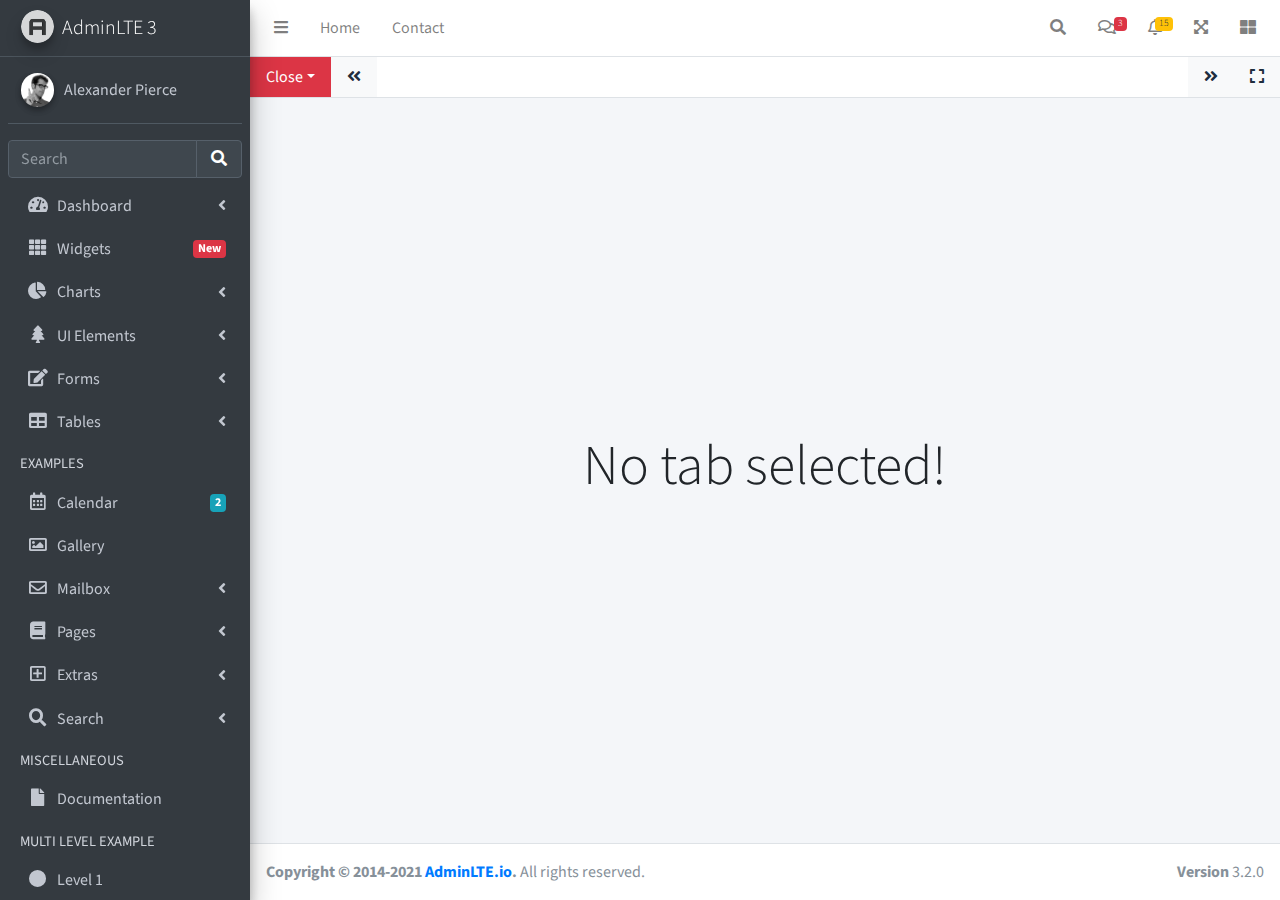
<file: backend/my-dompet-backend/public/temp/iframe.html>
<!DOCTYPE html>
<html lang="en">
<head>
  <meta charset="utf-8">
  <meta name="viewport" content="width=device-width, initial-scale=1">
  <title>AdminLTE 3 | Tabbed IFrames</title>

  <!-- Google Font: Source Sans Pro -->
  <link rel="stylesheet" href="https://fonts.googleapis.com/css?family=Source+Sans+Pro:300,400,400i,700&display=fallback">
  <!-- Font Awesome -->
  <link rel="stylesheet" href="plugins/fontawesome-free/css/all.min.css">
  <!-- Theme style -->
  <link rel="stylesheet" href="dist/css/adminlte.min.css">
  <!-- overlayScrollbars -->
  <link rel="stylesheet" href="plugins/overlayScrollbars/css/OverlayScrollbars.min.css">
</head>
<body class="hold-transition sidebar-mini layout-fixed" data-panel-auto-height-mode="height">
<div class="wrapper">

  <!-- Navbar -->
  <nav class="main-header navbar navbar-expand navbar-white navbar-light">
    <!-- Left navbar links -->
    <ul class="navbar-nav">
      <li class="nav-item">
        <a class="nav-link" data-widget="pushmenu" href="#" role="button"><i class="fas fa-bars"></i></a>
      </li>
      <li class="nav-item d-none d-sm-inline-block">
        <a href="index3.html" class="nav-link">Home</a>
      </li>
      <li class="nav-item d-none d-sm-inline-block">
        <a href="#" class="nav-link">Contact</a>
      </li>
    </ul>

    <!-- Right navbar links -->
    <ul class="navbar-nav ml-auto">
      <!-- Navbar Search -->
      <li class="nav-item">
        <a class="nav-link" data-widget="navbar-search" href="#" role="button">
          <i class="fas fa-search"></i>
        </a>
        <div class="navbar-search-block">
          <form class="form-inline">
            <div class="input-group input-group-sm">
              <input class="form-control form-control-navbar" type="search" placeholder="Search" aria-label="Search">
              <div class="input-group-append">
                <button class="btn btn-navbar" type="submit">
                  <i class="fas fa-search"></i>
                </button>
                <button class="btn btn-navbar" type="button" data-widget="navbar-search">
                  <i class="fas fa-times"></i>
                </button>
              </div>
            </div>
          </form>
        </div>
      </li>

      <!-- Messages Dropdown Menu -->
      <li class="nav-item dropdown">
        <a class="nav-link" data-toggle="dropdown" href="#">
          <i class="far fa-comments"></i>
          <span class="badge badge-danger navbar-badge">3</span>
        </a>
        <div class="dropdown-menu dropdown-menu-lg dropdown-menu-right">
          <a href="#" class="dropdown-item">
            <!-- Message Start -->
            <div class="media">
              <img src="dist/img/user1-128x128.jpg" alt="User Avatar" class="img-size-50 mr-3 img-circle">
              <div class="media-body">
                <h3 class="dropdown-item-title">
                  Brad Diesel
                  <span class="float-right text-sm text-danger"><i class="fas fa-star"></i></span>
                </h3>
                <p class="text-sm">Call me whenever you can...</p>
                <p class="text-sm text-muted"><i class="far fa-clock mr-1"></i> 4 Hours Ago</p>
              </div>
            </div>
            <!-- Message End -->
          </a>
          <div class="dropdown-divider"></div>
          <a href="#" class="dropdown-item">
            <!-- Message Start -->
            <div class="media">
              <img src="dist/img/user8-128x128.jpg" alt="User Avatar" class="img-size-50 img-circle mr-3">
              <div class="media-body">
                <h3 class="dropdown-item-title">
                  John Pierce
                  <span class="float-right text-sm text-muted"><i class="fas fa-star"></i></span>
                </h3>
                <p class="text-sm">I got your message bro</p>
                <p class="text-sm text-muted"><i class="far fa-clock mr-1"></i> 4 Hours Ago</p>
              </div>
            </div>
            <!-- Message End -->
          </a>
          <div class="dropdown-divider"></div>
          <a href="#" class="dropdown-item">
            <!-- Message Start -->
            <div class="media">
              <img src="dist/img/user3-128x128.jpg" alt="User Avatar" class="img-size-50 img-circle mr-3">
              <div class="media-body">
                <h3 class="dropdown-item-title">
                  Nora Silvester
                  <span class="float-right text-sm text-warning"><i class="fas fa-star"></i></span>
                </h3>
                <p class="text-sm">The subject goes here</p>
                <p class="text-sm text-muted"><i class="far fa-clock mr-1"></i> 4 Hours Ago</p>
              </div>
            </div>
            <!-- Message End -->
          </a>
          <div class="dropdown-divider"></div>
          <a href="#" class="dropdown-item dropdown-footer">See All Messages</a>
        </div>
      </li>
      <!-- Notifications Dropdown Menu -->
      <li class="nav-item dropdown">
        <a class="nav-link" data-toggle="dropdown" href="#">
          <i class="far fa-bell"></i>
          <span class="badge badge-warning navbar-badge">15</span>
        </a>
        <div class="dropdown-menu dropdown-menu-lg dropdown-menu-right">
          <span class="dropdown-item dropdown-header">15 Notifications</span>
          <div class="dropdown-divider"></div>
          <a href="#" class="dropdown-item">
            <i class="fas fa-envelope mr-2"></i> 4 new messages
            <span class="float-right text-muted text-sm">3 mins</span>
          </a>
          <div class="dropdown-divider"></div>
          <a href="#" class="dropdown-item">
            <i class="fas fa-users mr-2"></i> 8 friend requests
            <span class="float-right text-muted text-sm">12 hours</span>
          </a>
          <div class="dropdown-divider"></div>
          <a href="#" class="dropdown-item">
            <i class="fas fa-file mr-2"></i> 3 new reports
            <span class="float-right text-muted text-sm">2 days</span>
          </a>
          <div class="dropdown-divider"></div>
          <a href="#" class="dropdown-item dropdown-footer">See All Notifications</a>
        </div>
      </li>
      <li class="nav-item">
        <a class="nav-link" data-widget="fullscreen" href="#" role="button">
          <i class="fas fa-expand-arrows-alt"></i>
        </a>
      </li>
      <li class="nav-item">
        <a class="nav-link" data-widget="control-sidebar" data-slide="true" href="#" role="button">
          <i class="fas fa-th-large"></i>
        </a>
      </li>
    </ul>
  </nav>
  <!-- /.navbar -->

  <!-- Main Sidebar Container -->
  <aside class="main-sidebar sidebar-dark-primary elevation-4">
    <!-- Brand Logo -->
    <a href="index3.html" class="brand-link">
      <img src="dist/img/AdminLTELogo.png" alt="AdminLTE Logo" class="brand-image img-circle elevation-3" style="opacity: .8">
      <span class="brand-text font-weight-light">AdminLTE 3</span>
    </a>

    <!-- Sidebar -->
    <div class="sidebar">
      <!-- Sidebar user panel (optional) -->
      <div class="user-panel mt-3 pb-3 mb-3 d-flex">
        <div class="image">
          <img src="dist/img/user2-160x160.jpg" class="img-circle elevation-2" alt="User Image">
        </div>
        <div class="info">
          <a href="#" class="d-block">Alexander Pierce</a>
        </div>
      </div>

      <!-- SidebarSearch Form -->
      <div class="form-inline">
        <div class="input-group" data-widget="sidebar-search">
          <input class="form-control form-control-sidebar" type="search" placeholder="Search" aria-label="Search">
          <div class="input-group-append">
            <button class="btn btn-sidebar">
              <i class="fas fa-search fa-fw"></i>
            </button>
          </div>
        </div>
      </div>

      <!-- Sidebar Menu -->
      <nav class="mt-2">
        <ul class="nav nav-pills nav-sidebar flex-column" data-widget="treeview" role="menu" data-accordion="false">
          <!-- Add icons to the links using the .nav-icon class
               with font-awesome or any other icon font library -->
          <li class="nav-item">
            <a href="#" class="nav-link">
              <i class="nav-icon fas fa-tachometer-alt"></i>
              <p>
                Dashboard
                <i class="right fas fa-angle-left"></i>
              </p>
            </a>
            <ul class="nav nav-treeview">
              <li class="nav-item">
                <a href="./index.html" class="nav-link">
                  <i class="far fa-circle nav-icon"></i>
                  <p>Dashboard v1</p>
                </a>
              </li>
              <li class="nav-item">
                <a href="./index2.html" class="nav-link">
                  <i class="far fa-circle nav-icon"></i>
                  <p>Dashboard v2</p>
                </a>
              </li>
              <li class="nav-item">
                <a href="./index3.html" class="nav-link">
                  <i class="far fa-circle nav-icon"></i>
                  <p>Dashboard v3</p>
                </a>
              </li>
            </ul>
          </li>
          <li class="nav-item">
            <a href="pages/widgets.html" class="nav-link">
              <i class="nav-icon fas fa-th"></i>
              <p>
                Widgets
                <span class="right badge badge-danger">New</span>
              </p>
            </a>
          </li>
          <li class="nav-item">
            <a href="#" class="nav-link">
              <i class="nav-icon fas fa-chart-pie"></i>
              <p>
                Charts
                <i class="right fas fa-angle-left"></i>
              </p>
            </a>
            <ul class="nav nav-treeview">
              <li class="nav-item">
                <a href="pages/charts/chartjs.html" class="nav-link">
                  <i class="far fa-circle nav-icon"></i>
                  <p>ChartJS</p>
                </a>
              </li>
              <li class="nav-item">
                <a href="pages/charts/flot.html" class="nav-link">
                  <i class="far fa-circle nav-icon"></i>
                  <p>Flot</p>
                </a>
              </li>
              <li class="nav-item">
                <a href="pages/charts/inline.html" class="nav-link">
                  <i class="far fa-circle nav-icon"></i>
                  <p>Inline</p>
                </a>
              </li>
            </ul>
          </li>
          <li class="nav-item">
            <a href="#" class="nav-link">
              <i class="nav-icon fas fa-tree"></i>
              <p>
                UI Elements
                <i class="fas fa-angle-left right"></i>
              </p>
            </a>
            <ul class="nav nav-treeview">
              <li class="nav-item">
                <a href="pages/UI/general.html" class="nav-link">
                  <i class="far fa-circle nav-icon"></i>
                  <p>General</p>
                </a>
              </li>
              <li class="nav-item">
                <a href="pages/UI/icons.html" class="nav-link">
                  <i class="far fa-circle nav-icon"></i>
                  <p>Icons</p>
                </a>
              </li>
              <li class="nav-item">
                <a href="pages/UI/buttons.html" class="nav-link">
                  <i class="far fa-circle nav-icon"></i>
                  <p>Buttons</p>
                </a>
              </li>
              <li class="nav-item">
                <a href="pages/UI/sliders.html" class="nav-link">
                  <i class="far fa-circle nav-icon"></i>
                  <p>Sliders</p>
                </a>
              </li>
              <li class="nav-item">
                <a href="pages/UI/modals.html" class="nav-link">
                  <i class="far fa-circle nav-icon"></i>
                  <p>Modals & Alerts</p>
                </a>
              </li>
              <li class="nav-item">
                <a href="pages/UI/navbar.html" class="nav-link">
                  <i class="far fa-circle nav-icon"></i>
                  <p>Navbar & Tabs</p>
                </a>
              </li>
              <li class="nav-item">
                <a href="pages/UI/timeline.html" class="nav-link">
                  <i class="far fa-circle nav-icon"></i>
                  <p>Timeline</p>
                </a>
              </li>
              <li class="nav-item">
                <a href="pages/UI/ribbons.html" class="nav-link">
                  <i class="far fa-circle nav-icon"></i>
                  <p>Ribbons</p>
                </a>
              </li>
            </ul>
          </li>
          <li class="nav-item">
            <a href="#" class="nav-link">
              <i class="nav-icon fas fa-edit"></i>
              <p>
                Forms
                <i class="fas fa-angle-left right"></i>
              </p>
            </a>
            <ul class="nav nav-treeview">
              <li class="nav-item">
                <a href="pages/forms/general.html" class="nav-link">
                  <i class="far fa-circle nav-icon"></i>
                  <p>General Elements</p>
                </a>
              </li>
              <li class="nav-item">
                <a href="pages/forms/advanced.html" class="nav-link">
                  <i class="far fa-circle nav-icon"></i>
                  <p>Advanced Elements</p>
                </a>
              </li>
              <li class="nav-item">
                <a href="pages/forms/editors.html" class="nav-link">
                  <i class="far fa-circle nav-icon"></i>
                  <p>Editors</p>
                </a>
              </li>
              <li class="nav-item">
                <a href="pages/forms/validation.html" class="nav-link">
                  <i class="far fa-circle nav-icon"></i>
                  <p>Validation</p>
                </a>
              </li>
            </ul>
          </li>
          <li class="nav-item">
            <a href="#" class="nav-link">
              <i class="nav-icon fas fa-table"></i>
              <p>
                Tables
                <i class="fas fa-angle-left right"></i>
              </p>
            </a>
            <ul class="nav nav-treeview">
              <li class="nav-item">
                <a href="pages/tables/simple.html" class="nav-link">
                  <i class="far fa-circle nav-icon"></i>
                  <p>Simple Tables</p>
                </a>
              </li>
              <li class="nav-item">
                <a href="pages/tables/data.html" class="nav-link">
                  <i class="far fa-circle nav-icon"></i>
                  <p>DataTables</p>
                </a>
              </li>
              <li class="nav-item">
                <a href="pages/tables/jsgrid.html" class="nav-link">
                  <i class="far fa-circle nav-icon"></i>
                  <p>jsGrid</p>
                </a>
              </li>
            </ul>
          </li>
          <li class="nav-header">EXAMPLES</li>
          <li class="nav-item">
            <a href="pages/calendar.html" class="nav-link">
              <i class="nav-icon far fa-calendar-alt"></i>
              <p>
                Calendar
                <span class="badge badge-info right">2</span>
              </p>
            </a>
          </li>
          <li class="nav-item">
            <a href="pages/gallery.html" class="nav-link">
              <i class="nav-icon far fa-image"></i>
              <p>
                Gallery
              </p>
            </a>
          </li>
          <li class="nav-item">
            <a href="#" class="nav-link">
              <i class="nav-icon far fa-envelope"></i>
              <p>
                Mailbox
                <i class="fas fa-angle-left right"></i>
              </p>
            </a>
            <ul class="nav nav-treeview">
              <li class="nav-item">
                <a href="pages/mailbox/mailbox.html" class="nav-link">
                  <i class="far fa-circle nav-icon"></i>
                  <p>Inbox</p>
                </a>
              </li>
              <li class="nav-item">
                <a href="pages/mailbox/compose.html" class="nav-link">
                  <i class="far fa-circle nav-icon"></i>
                  <p>Compose</p>
                </a>
              </li>
              <li class="nav-item">
                <a href="pages/mailbox/read-mail.html" class="nav-link">
                  <i class="far fa-circle nav-icon"></i>
                  <p>Read</p>
                </a>
              </li>
            </ul>
          </li>
          <li class="nav-item">
            <a href="#" class="nav-link">
              <i class="nav-icon fas fa-book"></i>
              <p>
                Pages
                <i class="fas fa-angle-left right"></i>
              </p>
            </a>
            <ul class="nav nav-treeview">
              <li class="nav-item">
                <a href="pages/examples/invoice.html" class="nav-link">
                  <i class="far fa-circle nav-icon"></i>
                  <p>Invoice</p>
                </a>
              </li>
              <li class="nav-item">
                <a href="pages/examples/profile.html" class="nav-link">
                  <i class="far fa-circle nav-icon"></i>
                  <p>Profile</p>
                </a>
              </li>
              <li class="nav-item">
                <a href="pages/examples/e-commerce.html" class="nav-link">
                  <i class="far fa-circle nav-icon"></i>
                  <p>E-commerce</p>
                </a>
              </li>
              <li class="nav-item">
                <a href="pages/examples/projects.html" class="nav-link">
                  <i class="far fa-circle nav-icon"></i>
                  <p>Projects</p>
                </a>
              </li>
              <li class="nav-item">
                <a href="pages/examples/project-add.html" class="nav-link">
                  <i class="far fa-circle nav-icon"></i>
                  <p>Project Add</p>
                </a>
              </li>
              <li class="nav-item">
                <a href="pages/examples/project-edit.html" class="nav-link">
                  <i class="far fa-circle nav-icon"></i>
                  <p>Project Edit</p>
                </a>
              </li>
              <li class="nav-item">
                <a href="pages/examples/project-detail.html" class="nav-link">
                  <i class="far fa-circle nav-icon"></i>
                  <p>Project Detail</p>
                </a>
              </li>
              <li class="nav-item">
                <a href="pages/examples/contacts.html" class="nav-link">
                  <i class="far fa-circle nav-icon"></i>
                  <p>Contacts</p>
                </a>
              </li>
              <li class="nav-item">
                <a href="pages/examples/faq.html" class="nav-link">
                  <i class="far fa-circle nav-icon"></i>
                  <p>FAQ</p>
                </a>
              </li>
              <li class="nav-item">
                <a href="pages/examples/contact-us.html" class="nav-link">
                  <i class="far fa-circle nav-icon"></i>
                  <p>Contact us</p>
                </a>
              </li>
            </ul>
          </li>
          <li class="nav-item">
            <a href="#" class="nav-link">
              <i class="nav-icon far fa-plus-square"></i>
              <p>
                Extras
                <i class="fas fa-angle-left right"></i>
              </p>
            </a>
            <ul class="nav nav-treeview">
              <li class="nav-item">
                <a href="#" class="nav-link">
                  <i class="far fa-circle nav-icon"></i>
                  <p>
                    Login & Register v1
                    <i class="fas fa-angle-left right"></i>
                  </p>
                </a>
                <ul class="nav nav-treeview">
                  <li class="nav-item">
                    <a href="pages/examples/login.html" class="nav-link">
                      <i class="far fa-circle nav-icon"></i>
                      <p>Login v1</p>
                    </a>
                  </li>
                  <li class="nav-item">
                    <a href="pages/examples/register.html" class="nav-link">
                      <i class="far fa-circle nav-icon"></i>
                      <p>Register v1</p>
                    </a>
                  </li>
                  <li class="nav-item">
                    <a href="pages/examples/forgot-password.html" class="nav-link">
                      <i class="far fa-circle nav-icon"></i>
                      <p>Forgot Password v1</p>
                    </a>
                  </li>
                  <li class="nav-item">
                    <a href="pages/examples/recover-password.html" class="nav-link">
                      <i class="far fa-circle nav-icon"></i>
                      <p>Recover Password v1</p>
                    </a>
                  </li>
                </ul>
              </li>
              <li class="nav-item">
                <a href="#" class="nav-link">
                  <i class="far fa-circle nav-icon"></i>
                  <p>
                    Login & Register v2
                    <i class="fas fa-angle-left right"></i>
                  </p>
                </a>
                <ul class="nav nav-treeview">
                  <li class="nav-item">
                    <a href="pages/examples/login-v2.html" class="nav-link">
                      <i class="far fa-circle nav-icon"></i>
                      <p>Login v2</p>
                    </a>
                  </li>
                  <li class="nav-item">
                    <a href="pages/examples/register-v2.html" class="nav-link">
                      <i class="far fa-circle nav-icon"></i>
                      <p>Register v2</p>
                    </a>
                  </li>
                  <li class="nav-item">
                    <a href="pages/examples/forgot-password-v2.html" class="nav-link">
                      <i class="far fa-circle nav-icon"></i>
                      <p>Forgot Password v2</p>
                    </a>
                  </li>
                  <li class="nav-item">
                    <a href="pages/examples/recover-password-v2.html" class="nav-link">
                      <i class="far fa-circle nav-icon"></i>
                      <p>Recover Password v2</p>
                    </a>
                  </li>
                </ul>
              </li>
              <li class="nav-item">
                <a href="pages/examples/lockscreen.html" class="nav-link">
                  <i class="far fa-circle nav-icon"></i>
                  <p>Lockscreen</p>
                </a>
              </li>
              <li class="nav-item">
                <a href="pages/examples/legacy-user-menu.html" class="nav-link">
                  <i class="far fa-circle nav-icon"></i>
                  <p>Legacy User Menu</p>
                </a>
              </li>
              <li class="nav-item">
                <a href="pages/examples/language-menu.html" class="nav-link">
                  <i class="far fa-circle nav-icon"></i>
                  <p>Language Menu</p>
                </a>
              </li>
              <li class="nav-item">
                <a href="pages/examples/404.html" class="nav-link">
                  <i class="far fa-circle nav-icon"></i>
                  <p>Error 404</p>
                </a>
              </li>
              <li class="nav-item">
                <a href="pages/examples/500.html" class="nav-link">
                  <i class="far fa-circle nav-icon"></i>
                  <p>Error 500</p>
                </a>
              </li>
              <li class="nav-item">
                <a href="pages/examples/pace.html" class="nav-link">
                  <i class="far fa-circle nav-icon"></i>
                  <p>Pace</p>
                </a>
              </li>
              <li class="nav-item">
                <a href="pages/examples/blank.html" class="nav-link">
                  <i class="far fa-circle nav-icon"></i>
                  <p>Blank Page</p>
                </a>
              </li>
              <li class="nav-item">
                <a href="starter.html" class="nav-link">
                  <i class="far fa-circle nav-icon"></i>
                  <p>Starter Page</p>
                </a>
              </li>
            </ul>
          </li>
          <li class="nav-item">
            <a href="#" class="nav-link">
              <i class="nav-icon fas fa-search"></i>
              <p>
                Search
                <i class="fas fa-angle-left right"></i>
              </p>
            </a>
            <ul class="nav nav-treeview">
              <li class="nav-item">
                <a href="pages/search/simple.html" class="nav-link">
                  <i class="far fa-circle nav-icon"></i>
                  <p>Simple Search</p>
                </a>
              </li>
              <li class="nav-item">
                <a href="pages/search/enhanced.html" class="nav-link">
                  <i class="far fa-circle nav-icon"></i>
                  <p>Enhanced</p>
                </a>
              </li>
            </ul>
          </li>
          <li class="nav-header">MISCELLANEOUS</li>
          <li class="nav-item">
            <a href="https://adminlte.io/docs/3.1/" class="nav-link">
              <i class="nav-icon fas fa-file"></i>
              <p>Documentation</p>
            </a>
          </li>
          <li class="nav-header">MULTI LEVEL EXAMPLE</li>
          <li class="nav-item">
            <a href="#" class="nav-link">
              <i class="fas fa-circle nav-icon"></i>
              <p>Level 1</p>
            </a>
          </li>
          <li class="nav-item">
            <a href="#" class="nav-link">
              <i class="nav-icon fas fa-circle"></i>
              <p>
                Level 1
                <i class="right fas fa-angle-left"></i>
              </p>
            </a>
            <ul class="nav nav-treeview">
              <li class="nav-item">
                <a href="#" class="nav-link">
                  <i class="far fa-circle nav-icon"></i>
                  <p>Level 2</p>
                </a>
              </li>
              <li class="nav-item">
                <a href="#" class="nav-link">
                  <i class="far fa-circle nav-icon"></i>
                  <p>
                    Level 2
                    <i class="right fas fa-angle-left"></i>
                  </p>
                </a>
                <ul class="nav nav-treeview">
                  <li class="nav-item">
                    <a href="#" class="nav-link">
                      <i class="far fa-dot-circle nav-icon"></i>
                      <p>Level 3</p>
                    </a>
                  </li>
                  <li class="nav-item">
                    <a href="#" class="nav-link">
                      <i class="far fa-dot-circle nav-icon"></i>
                      <p>Level 3</p>
                    </a>
                  </li>
                  <li class="nav-item">
                    <a href="#" class="nav-link">
                      <i class="far fa-dot-circle nav-icon"></i>
                      <p>Level 3</p>
                    </a>
                  </li>
                </ul>
              </li>
              <li class="nav-item">
                <a href="#" class="nav-link">
                  <i class="far fa-circle nav-icon"></i>
                  <p>Level 2</p>
                </a>
              </li>
            </ul>
          </li>
          <li class="nav-item">
            <a href="#" class="nav-link">
              <i class="fas fa-circle nav-icon"></i>
              <p>Level 1</p>
            </a>
          </li>
          <li class="nav-header">LABELS</li>
          <li class="nav-item">
            <a href="#" class="nav-link">
              <i class="nav-icon far fa-circle text-danger"></i>
              <p class="text">Important</p>
            </a>
          </li>
          <li class="nav-item">
            <a href="#" class="nav-link">
              <i class="nav-icon far fa-circle text-warning"></i>
              <p>Warning</p>
            </a>
          </li>
          <li class="nav-item">
            <a href="#" class="nav-link">
              <i class="nav-icon far fa-circle text-info"></i>
              <p>Informational</p>
            </a>
          </li>
        </ul>
      </nav>
      <!-- /.sidebar-menu -->
    </div>
    <!-- /.sidebar -->
  </aside>

  <!-- Content Wrapper. Contains page content -->
  <div class="content-wrapper iframe-mode" data-widget="iframe" data-loading-screen="750">
    <div class="nav navbar navbar-expand navbar-white navbar-light border-bottom p-0">
      <div class="nav-item dropdown">
        <a class="nav-link bg-danger dropdown-toggle" data-toggle="dropdown" href="#" role="button" aria-haspopup="true" aria-expanded="false">Close</a>
        <div class="dropdown-menu mt-0">
          <a class="dropdown-item" href="#" data-widget="iframe-close" data-type="all">Close All</a>
          <a class="dropdown-item" href="#" data-widget="iframe-close" data-type="all-other">Close All Other</a>
        </div>
      </div>
      <a class="nav-link bg-light" href="#" data-widget="iframe-scrollleft"><i class="fas fa-angle-double-left"></i></a>
      <ul class="navbar-nav overflow-hidden" role="tablist"></ul>
      <a class="nav-link bg-light" href="#" data-widget="iframe-scrollright"><i class="fas fa-angle-double-right"></i></a>
      <a class="nav-link bg-light" href="#" data-widget="iframe-fullscreen"><i class="fas fa-expand"></i></a>
    </div>
    <div class="tab-content">
      <div class="tab-empty">
        <h2 class="display-4">No tab selected!</h2>
      </div>
      <div class="tab-loading">
        <div>
          <h2 class="display-4">Tab is loading <i class="fa fa-sync fa-spin"></i></h2>
        </div>
      </div>
    </div>
  </div>
  <!-- /.content-wrapper -->
  <footer class="main-footer">
    <strong>Copyright &copy; 2014-2021 <a href="https://adminlte.io">AdminLTE.io</a>.</strong>
    All rights reserved.
    <div class="float-right d-none d-sm-inline-block">
      <b>Version</b> 3.2.0
    </div>
  </footer>

  <!-- Control Sidebar -->
  <aside class="control-sidebar control-sidebar-dark">
    <!-- Control sidebar content goes here -->
  </aside>
  <!-- /.control-sidebar -->
</div>
<!-- ./wrapper -->

<!-- jQuery -->
<script src="plugins/jquery/jquery.min.js"></script>
<!-- jQuery UI 1.11.4 -->
<script src="plugins/jquery-ui/jquery-ui.min.js"></script>
<!-- Resolve conflict in jQuery UI tooltip with Bootstrap tooltip -->
<script>
  $.widget.bridge('uibutton', $.ui.button)
</script>
<!-- Bootstrap 4 -->
<script src="plugins/bootstrap/js/bootstrap.bundle.min.js"></script>
<!-- overlayScrollbars -->
<script src="plugins/overlayScrollbars/js/jquery.overlayScrollbars.min.js"></script>
<!-- AdminLTE App -->
<script src="dist/js/adminlte.js"></script>
<!-- AdminLTE for demo purposes -->
<script src="dist/js/demo.js"></script>
</body>
</html>
</file>
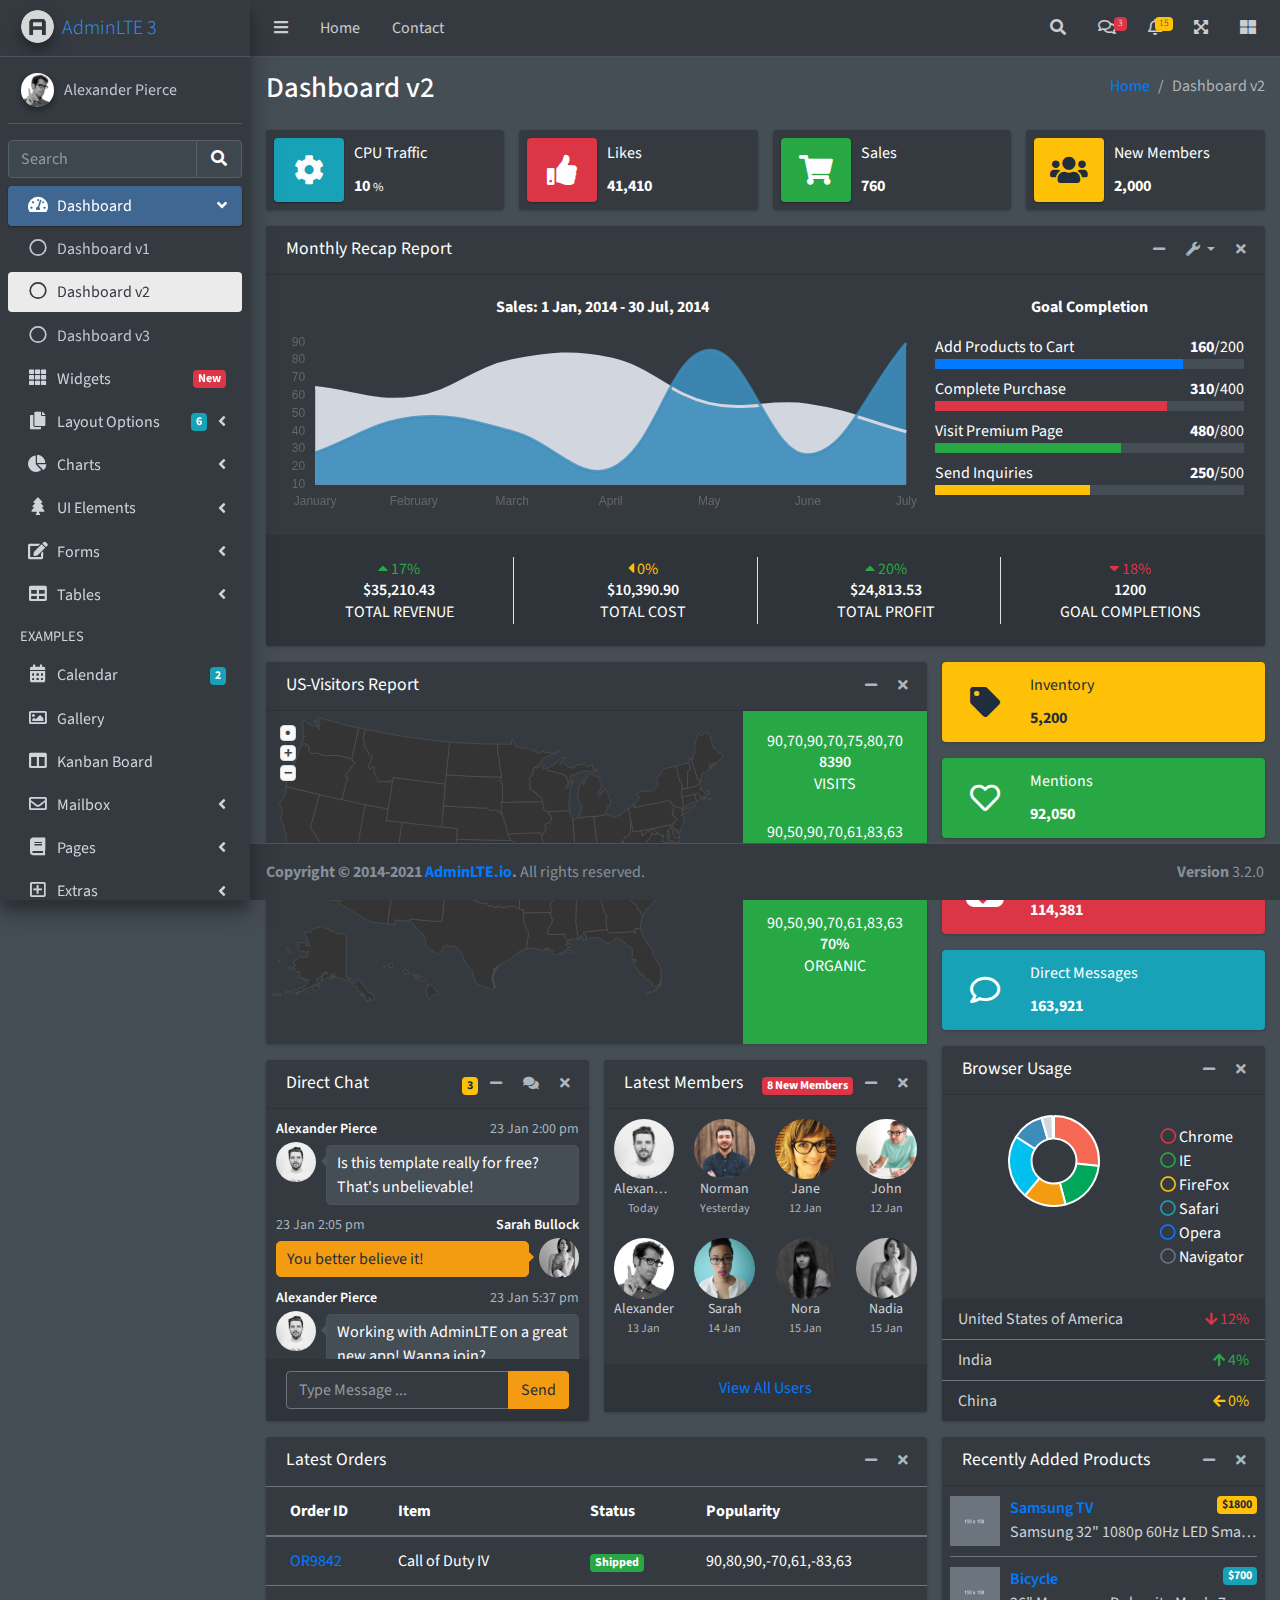
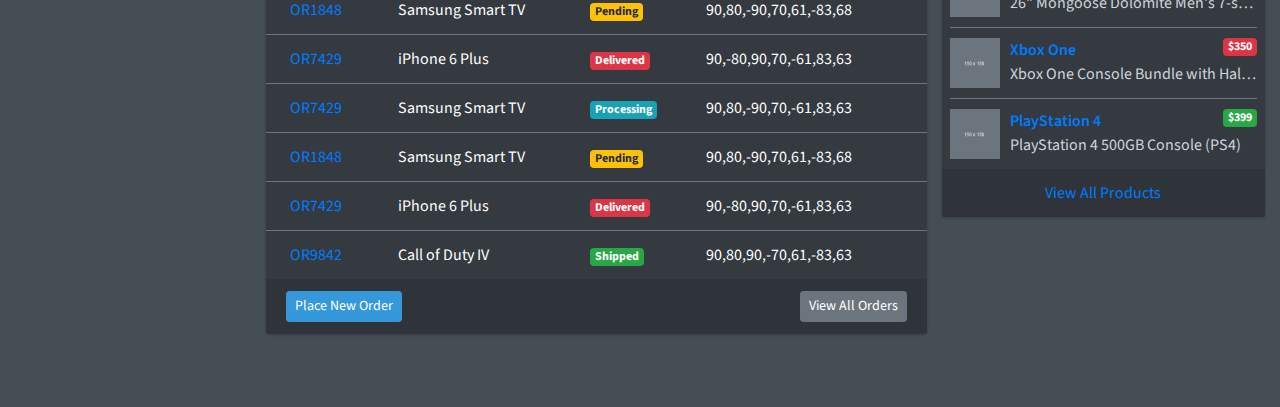
<file: backend/my-dompet-backend/public/temp/index2.html>
<!DOCTYPE html>
<html lang="en">
<head>
  <meta charset="utf-8">
  <meta name="viewport" content="width=device-width, initial-scale=1">
  <title>AdminLTE 3 | Dashboard 2</title>

  <!-- Google Font: Source Sans Pro -->
  <link rel="stylesheet" href="https://fonts.googleapis.com/css?family=Source+Sans+Pro:300,400,400i,700&display=fallback">
  <!-- Font Awesome Icons -->
  <link rel="stylesheet" href="plugins/fontawesome-free/css/all.min.css">
  <!-- overlayScrollbars -->
  <link rel="stylesheet" href="plugins/overlayScrollbars/css/OverlayScrollbars.min.css">
  <!-- Theme style -->
  <link rel="stylesheet" href="dist/css/adminlte.min.css">
</head>
<body class="hold-transition dark-mode sidebar-mini layout-fixed layout-navbar-fixed layout-footer-fixed">
<div class="wrapper">

  <!-- Preloader -->
  <div class="preloader flex-column justify-content-center align-items-center">
    <img class="animation__wobble" src="dist/img/AdminLTELogo.png" alt="AdminLTELogo" height="60" width="60">
  </div>

  <!-- Navbar -->
  <nav class="main-header navbar navbar-expand navbar-dark">
    <!-- Left navbar links -->
    <ul class="navbar-nav">
      <li class="nav-item">
        <a class="nav-link" data-widget="pushmenu" href="#" role="button"><i class="fas fa-bars"></i></a>
      </li>
      <li class="nav-item d-none d-sm-inline-block">
        <a href="index3.html" class="nav-link">Home</a>
      </li>
      <li class="nav-item d-none d-sm-inline-block">
        <a href="#" class="nav-link">Contact</a>
      </li>
    </ul>

    <!-- Right navbar links -->
    <ul class="navbar-nav ml-auto">
      <!-- Navbar Search -->
      <li class="nav-item">
        <a class="nav-link" data-widget="navbar-search" href="#" role="button">
          <i class="fas fa-search"></i>
        </a>
        <div class="navbar-search-block">
          <form class="form-inline">
            <div class="input-group input-group-sm">
              <input class="form-control form-control-navbar" type="search" placeholder="Search" aria-label="Search">
              <div class="input-group-append">
                <button class="btn btn-navbar" type="submit">
                  <i class="fas fa-search"></i>
                </button>
                <button class="btn btn-navbar" type="button" data-widget="navbar-search">
                  <i class="fas fa-times"></i>
                </button>
              </div>
            </div>
          </form>
        </div>
      </li>

      <!-- Messages Dropdown Menu -->
      <li class="nav-item dropdown">
        <a class="nav-link" data-toggle="dropdown" href="#">
          <i class="far fa-comments"></i>
          <span class="badge badge-danger navbar-badge">3</span>
        </a>
        <div class="dropdown-menu dropdown-menu-lg dropdown-menu-right">
          <a href="#" class="dropdown-item">
            <!-- Message Start -->
            <div class="media">
              <img src="dist/img/user1-128x128.jpg" alt="User Avatar" class="img-size-50 mr-3 img-circle">
              <div class="media-body">
                <h3 class="dropdown-item-title">
                  Brad Diesel
                  <span class="float-right text-sm text-danger"><i class="fas fa-star"></i></span>
                </h3>
                <p class="text-sm">Call me whenever you can...</p>
                <p class="text-sm text-muted"><i class="far fa-clock mr-1"></i> 4 Hours Ago</p>
              </div>
            </div>
            <!-- Message End -->
          </a>
          <div class="dropdown-divider"></div>
          <a href="#" class="dropdown-item">
            <!-- Message Start -->
            <div class="media">
              <img src="dist/img/user8-128x128.jpg" alt="User Avatar" class="img-size-50 img-circle mr-3">
              <div class="media-body">
                <h3 class="dropdown-item-title">
                  John Pierce
                  <span class="float-right text-sm text-muted"><i class="fas fa-star"></i></span>
                </h3>
                <p class="text-sm">I got your message bro</p>
                <p class="text-sm text-muted"><i class="far fa-clock mr-1"></i> 4 Hours Ago</p>
              </div>
            </div>
            <!-- Message End -->
          </a>
          <div class="dropdown-divider"></div>
          <a href="#" class="dropdown-item">
            <!-- Message Start -->
            <div class="media">
              <img src="dist/img/user3-128x128.jpg" alt="User Avatar" class="img-size-50 img-circle mr-3">
              <div class="media-body">
                <h3 class="dropdown-item-title">
                  Nora Silvester
                  <span class="float-right text-sm text-warning"><i class="fas fa-star"></i></span>
                </h3>
                <p class="text-sm">The subject goes here</p>
                <p class="text-sm text-muted"><i class="far fa-clock mr-1"></i> 4 Hours Ago</p>
              </div>
            </div>
            <!-- Message End -->
          </a>
          <div class="dropdown-divider"></div>
          <a href="#" class="dropdown-item dropdown-footer">See All Messages</a>
        </div>
      </li>
      <!-- Notifications Dropdown Menu -->
      <li class="nav-item dropdown">
        <a class="nav-link" data-toggle="dropdown" href="#">
          <i class="far fa-bell"></i>
          <span class="badge badge-warning navbar-badge">15</span>
        </a>
        <div class="dropdown-menu dropdown-menu-lg dropdown-menu-right">
          <span class="dropdown-item dropdown-header">15 Notifications</span>
          <div class="dropdown-divider"></div>
          <a href="#" class="dropdown-item">
            <i class="fas fa-envelope mr-2"></i> 4 new messages
            <span class="float-right text-muted text-sm">3 mins</span>
          </a>
          <div class="dropdown-divider"></div>
          <a href="#" class="dropdown-item">
            <i class="fas fa-users mr-2"></i> 8 friend requests
            <span class="float-right text-muted text-sm">12 hours</span>
          </a>
          <div class="dropdown-divider"></div>
          <a href="#" class="dropdown-item">
            <i class="fas fa-file mr-2"></i> 3 new reports
            <span class="float-right text-muted text-sm">2 days</span>
          </a>
          <div class="dropdown-divider"></div>
          <a href="#" class="dropdown-item dropdown-footer">See All Notifications</a>
        </div>
      </li>
      <li class="nav-item">
        <a class="nav-link" data-widget="fullscreen" href="#" role="button">
          <i class="fas fa-expand-arrows-alt"></i>
        </a>
      </li>
      <li class="nav-item">
        <a class="nav-link" data-widget="control-sidebar" data-slide="true" href="#" role="button">
          <i class="fas fa-th-large"></i>
        </a>
      </li>
    </ul>
  </nav>
  <!-- /.navbar -->

  <!-- Main Sidebar Container -->
  <aside class="main-sidebar sidebar-dark-primary elevation-4">
    <!-- Brand Logo -->
    <a href="index3.html" class="brand-link">
      <img src="dist/img/AdminLTELogo.png" alt="AdminLTE Logo" class="brand-image img-circle elevation-3" style="opacity: .8">
      <span class="brand-text font-weight-light">AdminLTE 3</span>
    </a>

    <!-- Sidebar -->
    <div class="sidebar">
      <!-- Sidebar user panel (optional) -->
      <div class="user-panel mt-3 pb-3 mb-3 d-flex">
        <div class="image">
          <img src="dist/img/user2-160x160.jpg" class="img-circle elevation-2" alt="User Image">
        </div>
        <div class="info">
          <a href="#" class="d-block">Alexander Pierce</a>
        </div>
      </div>

      <!-- SidebarSearch Form -->
      <div class="form-inline">
        <div class="input-group" data-widget="sidebar-search">
          <input class="form-control form-control-sidebar" type="search" placeholder="Search" aria-label="Search">
          <div class="input-group-append">
            <button class="btn btn-sidebar">
              <i class="fas fa-search fa-fw"></i>
            </button>
          </div>
        </div>
      </div>

      <!-- Sidebar Menu -->
      <nav class="mt-2">
        <ul class="nav nav-pills nav-sidebar flex-column" data-widget="treeview" role="menu" data-accordion="false">
          <!-- Add icons to the links using the .nav-icon class
               with font-awesome or any other icon font library -->
          <li class="nav-item menu-open">
            <a href="#" class="nav-link active">
              <i class="nav-icon fas fa-tachometer-alt"></i>
              <p>
                Dashboard
                <i class="right fas fa-angle-left"></i>
              </p>
            </a>
            <ul class="nav nav-treeview">
              <li class="nav-item">
                <a href="./index.html" class="nav-link">
                  <i class="far fa-circle nav-icon"></i>
                  <p>Dashboard v1</p>
                </a>
              </li>
              <li class="nav-item">
                <a href="./index2.html" class="nav-link active">
                  <i class="far fa-circle nav-icon"></i>
                  <p>Dashboard v2</p>
                </a>
              </li>
              <li class="nav-item">
                <a href="./index3.html" class="nav-link">
                  <i class="far fa-circle nav-icon"></i>
                  <p>Dashboard v3</p>
                </a>
              </li>
            </ul>
          </li>
          <li class="nav-item">
            <a href="pages/widgets.html" class="nav-link">
              <i class="nav-icon fas fa-th"></i>
              <p>
                Widgets
                <span class="right badge badge-danger">New</span>
              </p>
            </a>
          </li>
          <li class="nav-item">
            <a href="#" class="nav-link">
              <i class="nav-icon fas fa-copy"></i>
              <p>
                Layout Options
                <i class="fas fa-angle-left right"></i>
                <span class="badge badge-info right">6</span>
              </p>
            </a>
            <ul class="nav nav-treeview">
              <li class="nav-item">
                <a href="pages/layout/top-nav.html" class="nav-link">
                  <i class="far fa-circle nav-icon"></i>
                  <p>Top Navigation</p>
                </a>
              </li>
              <li class="nav-item">
                <a href="pages/layout/top-nav-sidebar.html" class="nav-link">
                  <i class="far fa-circle nav-icon"></i>
                  <p>Top Navigation + Sidebar</p>
                </a>
              </li>
              <li class="nav-item">
                <a href="pages/layout/boxed.html" class="nav-link">
                  <i class="far fa-circle nav-icon"></i>
                  <p>Boxed</p>
                </a>
              </li>
              <li class="nav-item">
                <a href="pages/layout/fixed-sidebar.html" class="nav-link">
                  <i class="far fa-circle nav-icon"></i>
                  <p>Fixed Sidebar</p>
                </a>
              </li>
              <li class="nav-item">
                <a href="pages/layout/fixed-sidebar-custom.html" class="nav-link">
                  <i class="far fa-circle nav-icon"></i>
                  <p>Fixed Sidebar <small>+ Custom Area</small></p>
                </a>
              </li>
              <li class="nav-item">
                <a href="pages/layout/fixed-topnav.html" class="nav-link">
                  <i class="far fa-circle nav-icon"></i>
                  <p>Fixed Navbar</p>
                </a>
              </li>
              <li class="nav-item">
                <a href="pages/layout/fixed-footer.html" class="nav-link">
                  <i class="far fa-circle nav-icon"></i>
                  <p>Fixed Footer</p>
                </a>
              </li>
              <li class="nav-item">
                <a href="pages/layout/collapsed-sidebar.html" class="nav-link">
                  <i class="far fa-circle nav-icon"></i>
                  <p>Collapsed Sidebar</p>
                </a>
              </li>
            </ul>
          </li>
          <li class="nav-item">
            <a href="#" class="nav-link">
              <i class="nav-icon fas fa-chart-pie"></i>
              <p>
                Charts
                <i class="right fas fa-angle-left"></i>
              </p>
            </a>
            <ul class="nav nav-treeview">
              <li class="nav-item">
                <a href="pages/charts/chartjs.html" class="nav-link">
                  <i class="far fa-circle nav-icon"></i>
                  <p>ChartJS</p>
                </a>
              </li>
              <li class="nav-item">
                <a href="pages/charts/flot.html" class="nav-link">
                  <i class="far fa-circle nav-icon"></i>
                  <p>Flot</p>
                </a>
              </li>
              <li class="nav-item">
                <a href="pages/charts/inline.html" class="nav-link">
                  <i class="far fa-circle nav-icon"></i>
                  <p>Inline</p>
                </a>
              </li>
              <li class="nav-item">
                <a href="pages/charts/uplot.html" class="nav-link">
                  <i class="far fa-circle nav-icon"></i>
                  <p>uPlot</p>
                </a>
              </li>
            </ul>
          </li>
          <li class="nav-item">
            <a href="#" class="nav-link">
              <i class="nav-icon fas fa-tree"></i>
              <p>
                UI Elements
                <i class="fas fa-angle-left right"></i>
              </p>
            </a>
            <ul class="nav nav-treeview">
              <li class="nav-item">
                <a href="pages/UI/general.html" class="nav-link">
                  <i class="far fa-circle nav-icon"></i>
                  <p>General</p>
                </a>
              </li>
              <li class="nav-item">
                <a href="pages/UI/icons.html" class="nav-link">
                  <i class="far fa-circle nav-icon"></i>
                  <p>Icons</p>
                </a>
              </li>
              <li class="nav-item">
                <a href="pages/UI/buttons.html" class="nav-link">
                  <i class="far fa-circle nav-icon"></i>
                  <p>Buttons</p>
                </a>
              </li>
              <li class="nav-item">
                <a href="pages/UI/sliders.html" class="nav-link">
                  <i class="far fa-circle nav-icon"></i>
                  <p>Sliders</p>
                </a>
              </li>
              <li class="nav-item">
                <a href="pages/UI/modals.html" class="nav-link">
                  <i class="far fa-circle nav-icon"></i>
                  <p>Modals & Alerts</p>
                </a>
              </li>
              <li class="nav-item">
                <a href="pages/UI/navbar.html" class="nav-link">
                  <i class="far fa-circle nav-icon"></i>
                  <p>Navbar & Tabs</p>
                </a>
              </li>
              <li class="nav-item">
                <a href="pages/UI/timeline.html" class="nav-link">
                  <i class="far fa-circle nav-icon"></i>
                  <p>Timeline</p>
                </a>
              </li>
              <li class="nav-item">
                <a href="pages/UI/ribbons.html" class="nav-link">
                  <i class="far fa-circle nav-icon"></i>
                  <p>Ribbons</p>
                </a>
              </li>
            </ul>
          </li>
          <li class="nav-item">
            <a href="#" class="nav-link">
              <i class="nav-icon fas fa-edit"></i>
              <p>
                Forms
                <i class="fas fa-angle-left right"></i>
              </p>
            </a>
            <ul class="nav nav-treeview">
              <li class="nav-item">
                <a href="pages/forms/general.html" class="nav-link">
                  <i class="far fa-circle nav-icon"></i>
                  <p>General Elements</p>
                </a>
              </li>
              <li class="nav-item">
                <a href="pages/forms/advanced.html" class="nav-link">
                  <i class="far fa-circle nav-icon"></i>
                  <p>Advanced Elements</p>
                </a>
              </li>
              <li class="nav-item">
                <a href="pages/forms/editors.html" class="nav-link">
                  <i class="far fa-circle nav-icon"></i>
                  <p>Editors</p>
                </a>
              </li>
              <li class="nav-item">
                <a href="pages/forms/validation.html" class="nav-link">
                  <i class="far fa-circle nav-icon"></i>
                  <p>Validation</p>
                </a>
              </li>
            </ul>
          </li>
          <li class="nav-item">
            <a href="#" class="nav-link">
              <i class="nav-icon fas fa-table"></i>
              <p>
                Tables
                <i class="fas fa-angle-left right"></i>
              </p>
            </a>
            <ul class="nav nav-treeview">
              <li class="nav-item">
                <a href="pages/tables/simple.html" class="nav-link">
                  <i class="far fa-circle nav-icon"></i>
                  <p>Simple Tables</p>
                </a>
              </li>
              <li class="nav-item">
                <a href="pages/tables/data.html" class="nav-link">
                  <i class="far fa-circle nav-icon"></i>
                  <p>DataTables</p>
                </a>
              </li>
              <li class="nav-item">
                <a href="pages/tables/jsgrid.html" class="nav-link">
                  <i class="far fa-circle nav-icon"></i>
                  <p>jsGrid</p>
                </a>
              </li>
            </ul>
          </li>
          <li class="nav-header">EXAMPLES</li>
          <li class="nav-item">
            <a href="pages/calendar.html" class="nav-link">
              <i class="nav-icon fas fa-calendar-alt"></i>
              <p>
                Calendar
                <span class="badge badge-info right">2</span>
              </p>
            </a>
          </li>
          <li class="nav-item">
            <a href="pages/gallery.html" class="nav-link">
              <i class="nav-icon far fa-image"></i>
              <p>
                Gallery
              </p>
            </a>
          </li>
          <li class="nav-item">
            <a href="pages/kanban.html" class="nav-link">
              <i class="nav-icon fas fa-columns"></i>
              <p>
                Kanban Board
              </p>
            </a>
          </li>
          <li class="nav-item">
            <a href="#" class="nav-link">
              <i class="nav-icon far fa-envelope"></i>
              <p>
                Mailbox
                <i class="fas fa-angle-left right"></i>
              </p>
            </a>
            <ul class="nav nav-treeview">
              <li class="nav-item">
                <a href="pages/mailbox/mailbox.html" class="nav-link">
                  <i class="far fa-circle nav-icon"></i>
                  <p>Inbox</p>
                </a>
              </li>
              <li class="nav-item">
                <a href="pages/mailbox/compose.html" class="nav-link">
                  <i class="far fa-circle nav-icon"></i>
                  <p>Compose</p>
                </a>
              </li>
              <li class="nav-item">
                <a href="pages/mailbox/read-mail.html" class="nav-link">
                  <i class="far fa-circle nav-icon"></i>
                  <p>Read</p>
                </a>
              </li>
            </ul>
          </li>
          <li class="nav-item">
            <a href="#" class="nav-link">
              <i class="nav-icon fas fa-book"></i>
              <p>
                Pages
                <i class="fas fa-angle-left right"></i>
              </p>
            </a>
            <ul class="nav nav-treeview">
              <li class="nav-item">
                <a href="pages/examples/invoice.html" class="nav-link">
                  <i class="far fa-circle nav-icon"></i>
                  <p>Invoice</p>
                </a>
              </li>
              <li class="nav-item">
                <a href="pages/examples/profile.html" class="nav-link">
                  <i class="far fa-circle nav-icon"></i>
                  <p>Profile</p>
                </a>
              </li>
              <li class="nav-item">
                <a href="pages/examples/e-commerce.html" class="nav-link">
                  <i class="far fa-circle nav-icon"></i>
                  <p>E-commerce</p>
                </a>
              </li>
              <li class="nav-item">
                <a href="pages/examples/projects.html" class="nav-link">
                  <i class="far fa-circle nav-icon"></i>
                  <p>Projects</p>
                </a>
              </li>
              <li class="nav-item">
                <a href="pages/examples/project-add.html" class="nav-link">
                  <i class="far fa-circle nav-icon"></i>
                  <p>Project Add</p>
                </a>
              </li>
              <li class="nav-item">
                <a href="pages/examples/project-edit.html" class="nav-link">
                  <i class="far fa-circle nav-icon"></i>
                  <p>Project Edit</p>
                </a>
              </li>
              <li class="nav-item">
                <a href="pages/examples/project-detail.html" class="nav-link">
                  <i class="far fa-circle nav-icon"></i>
                  <p>Project Detail</p>
                </a>
              </li>
              <li class="nav-item">
                <a href="pages/examples/contacts.html" class="nav-link">
                  <i class="far fa-circle nav-icon"></i>
                  <p>Contacts</p>
                </a>
              </li>
              <li class="nav-item">
                <a href="pages/examples/faq.html" class="nav-link">
                  <i class="far fa-circle nav-icon"></i>
                  <p>FAQ</p>
                </a>
              </li>
              <li class="nav-item">
                <a href="pages/examples/contact-us.html" class="nav-link">
                  <i class="far fa-circle nav-icon"></i>
                  <p>Contact us</p>
                </a>
              </li>
            </ul>
          </li>
          <li class="nav-item">
            <a href="#" class="nav-link">
              <i class="nav-icon far fa-plus-square"></i>
              <p>
                Extras
                <i class="fas fa-angle-left right"></i>
              </p>
            </a>
            <ul class="nav nav-treeview">
              <li class="nav-item">
                <a href="#" class="nav-link">
                  <i class="far fa-circle nav-icon"></i>
                  <p>
                    Login & Register v1
                    <i class="fas fa-angle-left right"></i>
                  </p>
                </a>
                <ul class="nav nav-treeview">
                  <li class="nav-item">
                    <a href="pages/examples/login.html" class="nav-link">
                      <i class="far fa-circle nav-icon"></i>
                      <p>Login v1</p>
                    </a>
                  </li>
                  <li class="nav-item">
                    <a href="pages/examples/register.html" class="nav-link">
                      <i class="far fa-circle nav-icon"></i>
                      <p>Register v1</p>
                    </a>
                  </li>
                  <li class="nav-item">
                    <a href="pages/examples/forgot-password.html" class="nav-link">
                      <i class="far fa-circle nav-icon"></i>
                      <p>Forgot Password v1</p>
                    </a>
                  </li>
                  <li class="nav-item">
                    <a href="pages/examples/recover-password.html" class="nav-link">
                      <i class="far fa-circle nav-icon"></i>
                      <p>Recover Password v1</p>
                    </a>
                  </li>
                </ul>
              </li>
              <li class="nav-item">
                <a href="#" class="nav-link">
                  <i class="far fa-circle nav-icon"></i>
                  <p>
                    Login & Register v2
                    <i class="fas fa-angle-left right"></i>
                  </p>
                </a>
                <ul class="nav nav-treeview">
                  <li class="nav-item">
                    <a href="pages/examples/login-v2.html" class="nav-link">
                      <i class="far fa-circle nav-icon"></i>
                      <p>Login v2</p>
                    </a>
                  </li>
                  <li class="nav-item">
                    <a href="pages/examples/register-v2.html" class="nav-link">
                      <i class="far fa-circle nav-icon"></i>
                      <p>Register v2</p>
                    </a>
                  </li>
                  <li class="nav-item">
                    <a href="pages/examples/forgot-password-v2.html" class="nav-link">
                      <i class="far fa-circle nav-icon"></i>
                      <p>Forgot Password v2</p>
                    </a>
                  </li>
                  <li class="nav-item">
                    <a href="pages/examples/recover-password-v2.html" class="nav-link">
                      <i class="far fa-circle nav-icon"></i>
                      <p>Recover Password v2</p>
                    </a>
                  </li>
                </ul>
              </li>
              <li class="nav-item">
                <a href="pages/examples/lockscreen.html" class="nav-link">
                  <i class="far fa-circle nav-icon"></i>
                  <p>Lockscreen</p>
                </a>
              </li>
              <li class="nav-item">
                <a href="pages/examples/legacy-user-menu.html" class="nav-link">
                  <i class="far fa-circle nav-icon"></i>
                  <p>Legacy User Menu</p>
                </a>
              </li>
              <li class="nav-item">
                <a href="pages/examples/language-menu.html" class="nav-link">
                  <i class="far fa-circle nav-icon"></i>
                  <p>Language Menu</p>
                </a>
              </li>
              <li class="nav-item">
                <a href="pages/examples/404.html" class="nav-link">
                  <i class="far fa-circle nav-icon"></i>
                  <p>Error 404</p>
                </a>
              </li>
              <li class="nav-item">
                <a href="pages/examples/500.html" class="nav-link">
                  <i class="far fa-circle nav-icon"></i>
                  <p>Error 500</p>
                </a>
              </li>
              <li class="nav-item">
                <a href="pages/examples/pace.html" class="nav-link">
                  <i class="far fa-circle nav-icon"></i>
                  <p>Pace</p>
                </a>
              </li>
              <li class="nav-item">
                <a href="pages/examples/blank.html" class="nav-link">
                  <i class="far fa-circle nav-icon"></i>
                  <p>Blank Page</p>
                </a>
              </li>
              <li class="nav-item">
                <a href="starter.html" class="nav-link">
                  <i class="far fa-circle nav-icon"></i>
                  <p>Starter Page</p>
                </a>
              </li>
            </ul>
          </li>
          <li class="nav-item">
            <a href="#" class="nav-link">
              <i class="nav-icon fas fa-search"></i>
              <p>
                Search
                <i class="fas fa-angle-left right"></i>
              </p>
            </a>
            <ul class="nav nav-treeview">
              <li class="nav-item">
                <a href="pages/search/simple.html" class="nav-link">
                  <i class="far fa-circle nav-icon"></i>
                  <p>Simple Search</p>
                </a>
              </li>
              <li class="nav-item">
                <a href="pages/search/enhanced.html" class="nav-link">
                  <i class="far fa-circle nav-icon"></i>
                  <p>Enhanced</p>
                </a>
              </li>
            </ul>
          </li>
          <li class="nav-header">MISCELLANEOUS</li>
          <li class="nav-item">
            <a href="iframe.html" class="nav-link">
              <i class="nav-icon fas fa-ellipsis-h"></i>
              <p>Tabbed IFrame Plugin</p>
            </a>
          </li>
          <li class="nav-item">
            <a href="https://adminlte.io/docs/3.1/" class="nav-link">
              <i class="nav-icon fas fa-file"></i>
              <p>Documentation</p>
            </a>
          </li>
          <li class="nav-header">MULTI LEVEL EXAMPLE</li>
          <li class="nav-item">
            <a href="#" class="nav-link">
              <i class="fas fa-circle nav-icon"></i>
              <p>Level 1</p>
            </a>
          </li>
          <li class="nav-item">
            <a href="#" class="nav-link">
              <i class="nav-icon fas fa-circle"></i>
              <p>
                Level 1
                <i class="right fas fa-angle-left"></i>
              </p>
            </a>
            <ul class="nav nav-treeview">
              <li class="nav-item">
                <a href="#" class="nav-link">
                  <i class="far fa-circle nav-icon"></i>
                  <p>Level 2</p>
                </a>
              </li>
              <li class="nav-item">
                <a href="#" class="nav-link">
                  <i class="far fa-circle nav-icon"></i>
                  <p>
                    Level 2
                    <i class="right fas fa-angle-left"></i>
                  </p>
                </a>
                <ul class="nav nav-treeview">
                  <li class="nav-item">
                    <a href="#" class="nav-link">
                      <i class="far fa-dot-circle nav-icon"></i>
                      <p>Level 3</p>
                    </a>
                  </li>
                  <li class="nav-item">
                    <a href="#" class="nav-link">
                      <i class="far fa-dot-circle nav-icon"></i>
                      <p>Level 3</p>
                    </a>
                  </li>
                  <li class="nav-item">
                    <a href="#" class="nav-link">
                      <i class="far fa-dot-circle nav-icon"></i>
                      <p>Level 3</p>
                    </a>
                  </li>
                </ul>
              </li>
              <li class="nav-item">
                <a href="#" class="nav-link">
                  <i class="far fa-circle nav-icon"></i>
                  <p>Level 2</p>
                </a>
              </li>
            </ul>
          </li>
          <li class="nav-item">
            <a href="#" class="nav-link">
              <i class="fas fa-circle nav-icon"></i>
              <p>Level 1</p>
            </a>
          </li>
          <li class="nav-header">LABELS</li>
          <li class="nav-item">
            <a href="#" class="nav-link">
              <i class="nav-icon far fa-circle text-danger"></i>
              <p class="text">Important</p>
            </a>
          </li>
          <li class="nav-item">
            <a href="#" class="nav-link">
              <i class="nav-icon far fa-circle text-warning"></i>
              <p>Warning</p>
            </a>
          </li>
          <li class="nav-item">
            <a href="#" class="nav-link">
              <i class="nav-icon far fa-circle text-info"></i>
              <p>Informational</p>
            </a>
          </li>
        </ul>
      </nav>
      <!-- /.sidebar-menu -->
    </div>
    <!-- /.sidebar -->
  </aside>

  <!-- Content Wrapper. Contains page content -->
  <div class="content-wrapper">
    <!-- Content Header (Page header) -->
    <div class="content-header">
      <div class="container-fluid">
        <div class="row mb-2">
          <div class="col-sm-6">
            <h1 class="m-0">Dashboard v2</h1>
          </div><!-- /.col -->
          <div class="col-sm-6">
            <ol class="breadcrumb float-sm-right">
              <li class="breadcrumb-item"><a href="#">Home</a></li>
              <li class="breadcrumb-item active">Dashboard v2</li>
            </ol>
          </div><!-- /.col -->
        </div><!-- /.row -->
      </div><!-- /.container-fluid -->
    </div>
    <!-- /.content-header -->

    <!-- Main content -->
    <section class="content">
      <div class="container-fluid">
        <!-- Info boxes -->
        <div class="row">
          <div class="col-12 col-sm-6 col-md-3">
            <div class="info-box">
              <span class="info-box-icon bg-info elevation-1"><i class="fas fa-cog"></i></span>

              <div class="info-box-content">
                <span class="info-box-text">CPU Traffic</span>
                <span class="info-box-number">
                  10
                  <small>%</small>
                </span>
              </div>
              <!-- /.info-box-content -->
            </div>
            <!-- /.info-box -->
          </div>
          <!-- /.col -->
          <div class="col-12 col-sm-6 col-md-3">
            <div class="info-box mb-3">
              <span class="info-box-icon bg-danger elevation-1"><i class="fas fa-thumbs-up"></i></span>

              <div class="info-box-content">
                <span class="info-box-text">Likes</span>
                <span class="info-box-number">41,410</span>
              </div>
              <!-- /.info-box-content -->
            </div>
            <!-- /.info-box -->
          </div>
          <!-- /.col -->

          <!-- fix for small devices only -->
          <div class="clearfix hidden-md-up"></div>

          <div class="col-12 col-sm-6 col-md-3">
            <div class="info-box mb-3">
              <span class="info-box-icon bg-success elevation-1"><i class="fas fa-shopping-cart"></i></span>

              <div class="info-box-content">
                <span class="info-box-text">Sales</span>
                <span class="info-box-number">760</span>
              </div>
              <!-- /.info-box-content -->
            </div>
            <!-- /.info-box -->
          </div>
          <!-- /.col -->
          <div class="col-12 col-sm-6 col-md-3">
            <div class="info-box mb-3">
              <span class="info-box-icon bg-warning elevation-1"><i class="fas fa-users"></i></span>

              <div class="info-box-content">
                <span class="info-box-text">New Members</span>
                <span class="info-box-number">2,000</span>
              </div>
              <!-- /.info-box-content -->
            </div>
            <!-- /.info-box -->
          </div>
          <!-- /.col -->
        </div>
        <!-- /.row -->

        <div class="row">
          <div class="col-md-12">
            <div class="card">
              <div class="card-header">
                <h5 class="card-title">Monthly Recap Report</h5>

                <div class="card-tools">
                  <button type="button" class="btn btn-tool" data-card-widget="collapse">
                    <i class="fas fa-minus"></i>
                  </button>
                  <div class="btn-group">
                    <button type="button" class="btn btn-tool dropdown-toggle" data-toggle="dropdown">
                      <i class="fas fa-wrench"></i>
                    </button>
                    <div class="dropdown-menu dropdown-menu-right" role="menu">
                      <a href="#" class="dropdown-item">Action</a>
                      <a href="#" class="dropdown-item">Another action</a>
                      <a href="#" class="dropdown-item">Something else here</a>
                      <a class="dropdown-divider"></a>
                      <a href="#" class="dropdown-item">Separated link</a>
                    </div>
                  </div>
                  <button type="button" class="btn btn-tool" data-card-widget="remove">
                    <i class="fas fa-times"></i>
                  </button>
                </div>
              </div>
              <!-- /.card-header -->
              <div class="card-body">
                <div class="row">
                  <div class="col-md-8">
                    <p class="text-center">
                      <strong>Sales: 1 Jan, 2014 - 30 Jul, 2014</strong>
                    </p>

                    <div class="chart">
                      <!-- Sales Chart Canvas -->
                      <canvas id="salesChart" height="180" style="height: 180px;"></canvas>
                    </div>
                    <!-- /.chart-responsive -->
                  </div>
                  <!-- /.col -->
                  <div class="col-md-4">
                    <p class="text-center">
                      <strong>Goal Completion</strong>
                    </p>

                    <div class="progress-group">
                      Add Products to Cart
                      <span class="float-right"><b>160</b>/200</span>
                      <div class="progress progress-sm">
                        <div class="progress-bar bg-primary" style="width: 80%"></div>
                      </div>
                    </div>
                    <!-- /.progress-group -->

                    <div class="progress-group">
                      Complete Purchase
                      <span class="float-right"><b>310</b>/400</span>
                      <div class="progress progress-sm">
                        <div class="progress-bar bg-danger" style="width: 75%"></div>
                      </div>
                    </div>

                    <!-- /.progress-group -->
                    <div class="progress-group">
                      <span class="progress-text">Visit Premium Page</span>
                      <span class="float-right"><b>480</b>/800</span>
                      <div class="progress progress-sm">
                        <div class="progress-bar bg-success" style="width: 60%"></div>
                      </div>
                    </div>

                    <!-- /.progress-group -->
                    <div class="progress-group">
                      Send Inquiries
                      <span class="float-right"><b>250</b>/500</span>
                      <div class="progress progress-sm">
                        <div class="progress-bar bg-warning" style="width: 50%"></div>
                      </div>
                    </div>
                    <!-- /.progress-group -->
                  </div>
                  <!-- /.col -->
                </div>
                <!-- /.row -->
              </div>
              <!-- ./card-body -->
              <div class="card-footer">
                <div class="row">
                  <div class="col-sm-3 col-6">
                    <div class="description-block border-right">
                      <span class="description-percentage text-success"><i class="fas fa-caret-up"></i> 17%</span>
                      <h5 class="description-header">$35,210.43</h5>
                      <span class="description-text">TOTAL REVENUE</span>
                    </div>
                    <!-- /.description-block -->
                  </div>
                  <!-- /.col -->
                  <div class="col-sm-3 col-6">
                    <div class="description-block border-right">
                      <span class="description-percentage text-warning"><i class="fas fa-caret-left"></i> 0%</span>
                      <h5 class="description-header">$10,390.90</h5>
                      <span class="description-text">TOTAL COST</span>
                    </div>
                    <!-- /.description-block -->
                  </div>
                  <!-- /.col -->
                  <div class="col-sm-3 col-6">
                    <div class="description-block border-right">
                      <span class="description-percentage text-success"><i class="fas fa-caret-up"></i> 20%</span>
                      <h5 class="description-header">$24,813.53</h5>
                      <span class="description-text">TOTAL PROFIT</span>
                    </div>
                    <!-- /.description-block -->
                  </div>
                  <!-- /.col -->
                  <div class="col-sm-3 col-6">
                    <div class="description-block">
                      <span class="description-percentage text-danger"><i class="fas fa-caret-down"></i> 18%</span>
                      <h5 class="description-header">1200</h5>
                      <span class="description-text">GOAL COMPLETIONS</span>
                    </div>
                    <!-- /.description-block -->
                  </div>
                </div>
                <!-- /.row -->
              </div>
              <!-- /.card-footer -->
            </div>
            <!-- /.card -->
          </div>
          <!-- /.col -->
        </div>
        <!-- /.row -->

        <!-- Main row -->
        <div class="row">
          <!-- Left col -->
          <div class="col-md-8">
            <!-- MAP & BOX PANE -->
            <div class="card">
              <div class="card-header">
                <h3 class="card-title">US-Visitors Report</h3>

                <div class="card-tools">
                  <button type="button" class="btn btn-tool" data-card-widget="collapse">
                    <i class="fas fa-minus"></i>
                  </button>
                  <button type="button" class="btn btn-tool" data-card-widget="remove">
                    <i class="fas fa-times"></i>
                  </button>
                </div>
              </div>
              <!-- /.card-header -->
              <div class="card-body p-0">
                <div class="d-md-flex">
                  <div class="p-1 flex-fill" style="overflow: hidden">
                    <!-- Map will be created here -->
                    <div id="world-map-markers" style="height: 325px; overflow: hidden">
                      <div class="map"></div>
                    </div>
                  </div>
                  <div class="card-pane-right bg-success pt-2 pb-2 pl-4 pr-4">
                    <div class="description-block mb-4">
                      <div class="sparkbar pad" data-color="#fff">90,70,90,70,75,80,70</div>
                      <h5 class="description-header">8390</h5>
                      <span class="description-text">Visits</span>
                    </div>
                    <!-- /.description-block -->
                    <div class="description-block mb-4">
                      <div class="sparkbar pad" data-color="#fff">90,50,90,70,61,83,63</div>
                      <h5 class="description-header">30%</h5>
                      <span class="description-text">Referrals</span>
                    </div>
                    <!-- /.description-block -->
                    <div class="description-block">
                      <div class="sparkbar pad" data-color="#fff">90,50,90,70,61,83,63</div>
                      <h5 class="description-header">70%</h5>
                      <span class="description-text">Organic</span>
                    </div>
                    <!-- /.description-block -->
                  </div><!-- /.card-pane-right -->
                </div><!-- /.d-md-flex -->
              </div>
              <!-- /.card-body -->
            </div>
            <!-- /.card -->
            <div class="row">
              <div class="col-md-6">
                <!-- DIRECT CHAT -->
                <div class="card direct-chat direct-chat-warning">
                  <div class="card-header">
                    <h3 class="card-title">Direct Chat</h3>

                    <div class="card-tools">
                      <span title="3 New Messages" class="badge badge-warning">3</span>
                      <button type="button" class="btn btn-tool" data-card-widget="collapse">
                        <i class="fas fa-minus"></i>
                      </button>
                      <button type="button" class="btn btn-tool" title="Contacts" data-widget="chat-pane-toggle">
                        <i class="fas fa-comments"></i>
                      </button>
                      <button type="button" class="btn btn-tool" data-card-widget="remove">
                        <i class="fas fa-times"></i>
                      </button>
                    </div>
                  </div>
                  <!-- /.card-header -->
                  <div class="card-body">
                    <!-- Conversations are loaded here -->
                    <div class="direct-chat-messages">
                      <!-- Message. Default to the left -->
                      <div class="direct-chat-msg">
                        <div class="direct-chat-infos clearfix">
                          <span class="direct-chat-name float-left">Alexander Pierce</span>
                          <span class="direct-chat-timestamp float-right">23 Jan 2:00 pm</span>
                        </div>
                        <!-- /.direct-chat-infos -->
                        <img class="direct-chat-img" src="dist/img/user1-128x128.jpg" alt="message user image">
                        <!-- /.direct-chat-img -->
                        <div class="direct-chat-text">
                          Is this template really for free? That's unbelievable!
                        </div>
                        <!-- /.direct-chat-text -->
                      </div>
                      <!-- /.direct-chat-msg -->

                      <!-- Message to the right -->
                      <div class="direct-chat-msg right">
                        <div class="direct-chat-infos clearfix">
                          <span class="direct-chat-name float-right">Sarah Bullock</span>
                          <span class="direct-chat-timestamp float-left">23 Jan 2:05 pm</span>
                        </div>
                        <!-- /.direct-chat-infos -->
                        <img class="direct-chat-img" src="dist/img/user3-128x128.jpg" alt="message user image">
                        <!-- /.direct-chat-img -->
                        <div class="direct-chat-text">
                          You better believe it!
                        </div>
                        <!-- /.direct-chat-text -->
                      </div>
                      <!-- /.direct-chat-msg -->

                      <!-- Message. Default to the left -->
                      <div class="direct-chat-msg">
                        <div class="direct-chat-infos clearfix">
                          <span class="direct-chat-name float-left">Alexander Pierce</span>
                          <span class="direct-chat-timestamp float-right">23 Jan 5:37 pm</span>
                        </div>
                        <!-- /.direct-chat-infos -->
                        <img class="direct-chat-img" src="dist/img/user1-128x128.jpg" alt="message user image">
                        <!-- /.direct-chat-img -->
                        <div class="direct-chat-text">
                          Working with AdminLTE on a great new app! Wanna join?
                        </div>
                        <!-- /.direct-chat-text -->
                      </div>
                      <!-- /.direct-chat-msg -->

                      <!-- Message to the right -->
                      <div class="direct-chat-msg right">
                        <div class="direct-chat-infos clearfix">
                          <span class="direct-chat-name float-right">Sarah Bullock</span>
                          <span class="direct-chat-timestamp float-left">23 Jan 6:10 pm</span>
                        </div>
                        <!-- /.direct-chat-infos -->
                        <img class="direct-chat-img" src="dist/img/user3-128x128.jpg" alt="message user image">
                        <!-- /.direct-chat-img -->
                        <div class="direct-chat-text">
                          I would love to.
                        </div>
                        <!-- /.direct-chat-text -->
                      </div>
                      <!-- /.direct-chat-msg -->

                    </div>
                    <!--/.direct-chat-messages-->

                    <!-- Contacts are loaded here -->
                    <div class="direct-chat-contacts">
                      <ul class="contacts-list">
                        <li>
                          <a href="#">
                            <img class="contacts-list-img" src="dist/img/user1-128x128.jpg" alt="User Avatar">

                            <div class="contacts-list-info">
                              <span class="contacts-list-name">
                                Count Dracula
                                <small class="contacts-list-date float-right">2/28/2015</small>
                              </span>
                              <span class="contacts-list-msg">How have you been? I was...</span>
                            </div>
                            <!-- /.contacts-list-info -->
                          </a>
                        </li>
                        <!-- End Contact Item -->
                        <li>
                          <a href="#">
                            <img class="contacts-list-img" src="dist/img/user7-128x128.jpg" alt="User Avatar">

                            <div class="contacts-list-info">
                              <span class="contacts-list-name">
                                Sarah Doe
                                <small class="contacts-list-date float-right">2/23/2015</small>
                              </span>
                              <span class="contacts-list-msg">I will be waiting for...</span>
                            </div>
                            <!-- /.contacts-list-info -->
                          </a>
                        </li>
                        <!-- End Contact Item -->
                        <li>
                          <a href="#">
                            <img class="contacts-list-img" src="dist/img/user3-128x128.jpg" alt="User Avatar">

                            <div class="contacts-list-info">
                              <span class="contacts-list-name">
                                Nadia Jolie
                                <small class="contacts-list-date float-right">2/20/2015</small>
                              </span>
                              <span class="contacts-list-msg">I'll call you back at...</span>
                            </div>
                            <!-- /.contacts-list-info -->
                          </a>
                        </li>
                        <!-- End Contact Item -->
                        <li>
                          <a href="#">
                            <img class="contacts-list-img" src="dist/img/user5-128x128.jpg" alt="User Avatar">

                            <div class="contacts-list-info">
                              <span class="contacts-list-name">
                                Nora S. Vans
                                <small class="contacts-list-date float-right">2/10/2015</small>
                              </span>
                              <span class="contacts-list-msg">Where is your new...</span>
                            </div>
                            <!-- /.contacts-list-info -->
                          </a>
                        </li>
                        <!-- End Contact Item -->
                        <li>
                          <a href="#">
                            <img class="contacts-list-img" src="dist/img/user6-128x128.jpg" alt="User Avatar">

                            <div class="contacts-list-info">
                              <span class="contacts-list-name">
                                John K.
                                <small class="contacts-list-date float-right">1/27/2015</small>
                              </span>
                              <span class="contacts-list-msg">Can I take a look at...</span>
                            </div>
                            <!-- /.contacts-list-info -->
                          </a>
                        </li>
                        <!-- End Contact Item -->
                        <li>
                          <a href="#">
                            <img class="contacts-list-img" src="dist/img/user8-128x128.jpg" alt="User Avatar">

                            <div class="contacts-list-info">
                              <span class="contacts-list-name">
                                Kenneth M.
                                <small class="contacts-list-date float-right">1/4/2015</small>
                              </span>
                              <span class="contacts-list-msg">Never mind I found...</span>
                            </div>
                            <!-- /.contacts-list-info -->
                          </a>
                        </li>
                        <!-- End Contact Item -->
                      </ul>
                      <!-- /.contacts-list -->
                    </div>
                    <!-- /.direct-chat-pane -->
                  </div>
                  <!-- /.card-body -->
                  <div class="card-footer">
                    <form action="#" method="post">
                      <div class="input-group">
                        <input type="text" name="message" placeholder="Type Message ..." class="form-control">
                        <span class="input-group-append">
                          <button type="button" class="btn btn-warning">Send</button>
                        </span>
                      </div>
                    </form>
                  </div>
                  <!-- /.card-footer-->
                </div>
                <!--/.direct-chat -->
              </div>
              <!-- /.col -->

              <div class="col-md-6">
                <!-- USERS LIST -->
                <div class="card">
                  <div class="card-header">
                    <h3 class="card-title">Latest Members</h3>

                    <div class="card-tools">
                      <span class="badge badge-danger">8 New Members</span>
                      <button type="button" class="btn btn-tool" data-card-widget="collapse">
                        <i class="fas fa-minus"></i>
                      </button>
                      <button type="button" class="btn btn-tool" data-card-widget="remove">
                        <i class="fas fa-times"></i>
                      </button>
                    </div>
                  </div>
                  <!-- /.card-header -->
                  <div class="card-body p-0">
                    <ul class="users-list clearfix">
                      <li>
                        <img src="dist/img/user1-128x128.jpg" alt="User Image">
                        <a class="users-list-name" href="#">Alexander Pierce</a>
                        <span class="users-list-date">Today</span>
                      </li>
                      <li>
                        <img src="dist/img/user8-128x128.jpg" alt="User Image">
                        <a class="users-list-name" href="#">Norman</a>
                        <span class="users-list-date">Yesterday</span>
                      </li>
                      <li>
                        <img src="dist/img/user7-128x128.jpg" alt="User Image">
                        <a class="users-list-name" href="#">Jane</a>
                        <span class="users-list-date">12 Jan</span>
                      </li>
                      <li>
                        <img src="dist/img/user6-128x128.jpg" alt="User Image">
                        <a class="users-list-name" href="#">John</a>
                        <span class="users-list-date">12 Jan</span>
                      </li>
                      <li>
                        <img src="dist/img/user2-160x160.jpg" alt="User Image">
                        <a class="users-list-name" href="#">Alexander</a>
                        <span class="users-list-date">13 Jan</span>
                      </li>
                      <li>
                        <img src="dist/img/user5-128x128.jpg" alt="User Image">
                        <a class="users-list-name" href="#">Sarah</a>
                        <span class="users-list-date">14 Jan</span>
                      </li>
                      <li>
                        <img src="dist/img/user4-128x128.jpg" alt="User Image">
                        <a class="users-list-name" href="#">Nora</a>
                        <span class="users-list-date">15 Jan</span>
                      </li>
                      <li>
                        <img src="dist/img/user3-128x128.jpg" alt="User Image">
                        <a class="users-list-name" href="#">Nadia</a>
                        <span class="users-list-date">15 Jan</span>
                      </li>
                    </ul>
                    <!-- /.users-list -->
                  </div>
                  <!-- /.card-body -->
                  <div class="card-footer text-center">
                    <a href="javascript:">View All Users</a>
                  </div>
                  <!-- /.card-footer -->
                </div>
                <!--/.card -->
              </div>
              <!-- /.col -->
            </div>
            <!-- /.row -->

            <!-- TABLE: LATEST ORDERS -->
            <div class="card">
              <div class="card-header border-transparent">
                <h3 class="card-title">Latest Orders</h3>

                <div class="card-tools">
                  <button type="button" class="btn btn-tool" data-card-widget="collapse">
                    <i class="fas fa-minus"></i>
                  </button>
                  <button type="button" class="btn btn-tool" data-card-widget="remove">
                    <i class="fas fa-times"></i>
                  </button>
                </div>
              </div>
              <!-- /.card-header -->
              <div class="card-body p-0">
                <div class="table-responsive">
                  <table class="table m-0">
                    <thead>
                    <tr>
                      <th>Order ID</th>
                      <th>Item</th>
                      <th>Status</th>
                      <th>Popularity</th>
                    </tr>
                    </thead>
                    <tbody>
                    <tr>
                      <td><a href="pages/examples/invoice.html">OR9842</a></td>
                      <td>Call of Duty IV</td>
                      <td><span class="badge badge-success">Shipped</span></td>
                      <td>
                        <div class="sparkbar" data-color="#00a65a" data-height="20">90,80,90,-70,61,-83,63</div>
                      </td>
                    </tr>
                    <tr>
                      <td><a href="pages/examples/invoice.html">OR1848</a></td>
                      <td>Samsung Smart TV</td>
                      <td><span class="badge badge-warning">Pending</span></td>
                      <td>
                        <div class="sparkbar" data-color="#f39c12" data-height="20">90,80,-90,70,61,-83,68</div>
                      </td>
                    </tr>
                    <tr>
                      <td><a href="pages/examples/invoice.html">OR7429</a></td>
                      <td>iPhone 6 Plus</td>
                      <td><span class="badge badge-danger">Delivered</span></td>
                      <td>
                        <div class="sparkbar" data-color="#f56954" data-height="20">90,-80,90,70,-61,83,63</div>
                      </td>
                    </tr>
                    <tr>
                      <td><a href="pages/examples/invoice.html">OR7429</a></td>
                      <td>Samsung Smart TV</td>
                      <td><span class="badge badge-info">Processing</span></td>
                      <td>
                        <div class="sparkbar" data-color="#00c0ef" data-height="20">90,80,-90,70,-61,83,63</div>
                      </td>
                    </tr>
                    <tr>
                      <td><a href="pages/examples/invoice.html">OR1848</a></td>
                      <td>Samsung Smart TV</td>
                      <td><span class="badge badge-warning">Pending</span></td>
                      <td>
                        <div class="sparkbar" data-color="#f39c12" data-height="20">90,80,-90,70,61,-83,68</div>
                      </td>
                    </tr>
                    <tr>
                      <td><a href="pages/examples/invoice.html">OR7429</a></td>
                      <td>iPhone 6 Plus</td>
                      <td><span class="badge badge-danger">Delivered</span></td>
                      <td>
                        <div class="sparkbar" data-color="#f56954" data-height="20">90,-80,90,70,-61,83,63</div>
                      </td>
                    </tr>
                    <tr>
                      <td><a href="pages/examples/invoice.html">OR9842</a></td>
                      <td>Call of Duty IV</td>
                      <td><span class="badge badge-success">Shipped</span></td>
                      <td>
                        <div class="sparkbar" data-color="#00a65a" data-height="20">90,80,90,-70,61,-83,63</div>
                      </td>
                    </tr>
                    </tbody>
                  </table>
                </div>
                <!-- /.table-responsive -->
              </div>
              <!-- /.card-body -->
              <div class="card-footer clearfix">
                <a href="javascript:void(0)" class="btn btn-sm btn-info float-left">Place New Order</a>
                <a href="javascript:void(0)" class="btn btn-sm btn-secondary float-right">View All Orders</a>
              </div>
              <!-- /.card-footer -->
            </div>
            <!-- /.card -->
          </div>
          <!-- /.col -->

          <div class="col-md-4">
            <!-- Info Boxes Style 2 -->
            <div class="info-box mb-3 bg-warning">
              <span class="info-box-icon"><i class="fas fa-tag"></i></span>

              <div class="info-box-content">
                <span class="info-box-text">Inventory</span>
                <span class="info-box-number">5,200</span>
              </div>
              <!-- /.info-box-content -->
            </div>
            <!-- /.info-box -->
            <div class="info-box mb-3 bg-success">
              <span class="info-box-icon"><i class="far fa-heart"></i></span>

              <div class="info-box-content">
                <span class="info-box-text">Mentions</span>
                <span class="info-box-number">92,050</span>
              </div>
              <!-- /.info-box-content -->
            </div>
            <!-- /.info-box -->
            <div class="info-box mb-3 bg-danger">
              <span class="info-box-icon"><i class="fas fa-cloud-download-alt"></i></span>

              <div class="info-box-content">
                <span class="info-box-text">Downloads</span>
                <span class="info-box-number">114,381</span>
              </div>
              <!-- /.info-box-content -->
            </div>
            <!-- /.info-box -->
            <div class="info-box mb-3 bg-info">
              <span class="info-box-icon"><i class="far fa-comment"></i></span>

              <div class="info-box-content">
                <span class="info-box-text">Direct Messages</span>
                <span class="info-box-number">163,921</span>
              </div>
              <!-- /.info-box-content -->
            </div>
            <!-- /.info-box -->

            <div class="card">
              <div class="card-header">
                <h3 class="card-title">Browser Usage</h3>

                <div class="card-tools">
                  <button type="button" class="btn btn-tool" data-card-widget="collapse">
                    <i class="fas fa-minus"></i>
                  </button>
                  <button type="button" class="btn btn-tool" data-card-widget="remove">
                    <i class="fas fa-times"></i>
                  </button>
                </div>
              </div>
              <!-- /.card-header -->
              <div class="card-body">
                <div class="row">
                  <div class="col-md-8">
                    <div class="chart-responsive">
                      <canvas id="pieChart" height="150"></canvas>
                    </div>
                    <!-- ./chart-responsive -->
                  </div>
                  <!-- /.col -->
                  <div class="col-md-4">
                    <ul class="chart-legend clearfix">
                      <li><i class="far fa-circle text-danger"></i> Chrome</li>
                      <li><i class="far fa-circle text-success"></i> IE</li>
                      <li><i class="far fa-circle text-warning"></i> FireFox</li>
                      <li><i class="far fa-circle text-info"></i> Safari</li>
                      <li><i class="far fa-circle text-primary"></i> Opera</li>
                      <li><i class="far fa-circle text-secondary"></i> Navigator</li>
                    </ul>
                  </div>
                  <!-- /.col -->
                </div>
                <!-- /.row -->
              </div>
              <!-- /.card-body -->
              <div class="card-footer p-0">
                <ul class="nav nav-pills flex-column">
                  <li class="nav-item">
                    <a href="#" class="nav-link">
                      United States of America
                      <span class="float-right text-danger">
                        <i class="fas fa-arrow-down text-sm"></i>
                        12%</span>
                    </a>
                  </li>
                  <li class="nav-item">
                    <a href="#" class="nav-link">
                      India
                      <span class="float-right text-success">
                        <i class="fas fa-arrow-up text-sm"></i> 4%
                      </span>
                    </a>
                  </li>
                  <li class="nav-item">
                    <a href="#" class="nav-link">
                      China
                      <span class="float-right text-warning">
                        <i class="fas fa-arrow-left text-sm"></i> 0%
                      </span>
                    </a>
                  </li>
                </ul>
              </div>
              <!-- /.footer -->
            </div>
            <!-- /.card -->

            <!-- PRODUCT LIST -->
            <div class="card">
              <div class="card-header">
                <h3 class="card-title">Recently Added Products</h3>

                <div class="card-tools">
                  <button type="button" class="btn btn-tool" data-card-widget="collapse">
                    <i class="fas fa-minus"></i>
                  </button>
                  <button type="button" class="btn btn-tool" data-card-widget="remove">
                    <i class="fas fa-times"></i>
                  </button>
                </div>
              </div>
              <!-- /.card-header -->
              <div class="card-body p-0">
                <ul class="products-list product-list-in-card pl-2 pr-2">
                  <li class="item">
                    <div class="product-img">
                      <img src="dist/img/default-150x150.png" alt="Product Image" class="img-size-50">
                    </div>
                    <div class="product-info">
                      <a href="javascript:void(0)" class="product-title">Samsung TV
                        <span class="badge badge-warning float-right">$1800</span></a>
                      <span class="product-description">
                        Samsung 32" 1080p 60Hz LED Smart HDTV.
                      </span>
                    </div>
                  </li>
                  <!-- /.item -->
                  <li class="item">
                    <div class="product-img">
                      <img src="dist/img/default-150x150.png" alt="Product Image" class="img-size-50">
                    </div>
                    <div class="product-info">
                      <a href="javascript:void(0)" class="product-title">Bicycle
                        <span class="badge badge-info float-right">$700</span></a>
                      <span class="product-description">
                        26" Mongoose Dolomite Men's 7-speed, Navy Blue.
                      </span>
                    </div>
                  </li>
                  <!-- /.item -->
                  <li class="item">
                    <div class="product-img">
                      <img src="dist/img/default-150x150.png" alt="Product Image" class="img-size-50">
                    </div>
                    <div class="product-info">
                      <a href="javascript:void(0)" class="product-title">
                        Xbox One <span class="badge badge-danger float-right">
                        $350
                      </span>
                      </a>
                      <span class="product-description">
                        Xbox One Console Bundle with Halo Master Chief Collection.
                      </span>
                    </div>
                  </li>
                  <!-- /.item -->
                  <li class="item">
                    <div class="product-img">
                      <img src="dist/img/default-150x150.png" alt="Product Image" class="img-size-50">
                    </div>
                    <div class="product-info">
                      <a href="javascript:void(0)" class="product-title">PlayStation 4
                        <span class="badge badge-success float-right">$399</span></a>
                      <span class="product-description">
                        PlayStation 4 500GB Console (PS4)
                      </span>
                    </div>
                  </li>
                  <!-- /.item -->
                </ul>
              </div>
              <!-- /.card-body -->
              <div class="card-footer text-center">
                <a href="javascript:void(0)" class="uppercase">View All Products</a>
              </div>
              <!-- /.card-footer -->
            </div>
            <!-- /.card -->
          </div>
          <!-- /.col -->
        </div>
        <!-- /.row -->
      </div><!--/. container-fluid -->
    </section>
    <!-- /.content -->
  </div>
  <!-- /.content-wrapper -->

  <!-- Control Sidebar -->
  <aside class="control-sidebar control-sidebar-dark">
    <!-- Control sidebar content goes here -->
  </aside>
  <!-- /.control-sidebar -->

  <!-- Main Footer -->
  <footer class="main-footer">
    <strong>Copyright &copy; 2014-2021 <a href="https://adminlte.io">AdminLTE.io</a>.</strong>
    All rights reserved.
    <div class="float-right d-none d-sm-inline-block">
      <b>Version</b> 3.2.0
    </div>
  </footer>
</div>
<!-- ./wrapper -->

<!-- REQUIRED SCRIPTS -->
<!-- jQuery -->
<script src="plugins/jquery/jquery.min.js"></script>
<!-- Bootstrap -->
<script src="plugins/bootstrap/js/bootstrap.bundle.min.js"></script>
<!-- overlayScrollbars -->
<script src="plugins/overlayScrollbars/js/jquery.overlayScrollbars.min.js"></script>
<!-- AdminLTE App -->
<script src="dist/js/adminlte.js"></script>

<!-- PAGE PLUGINS -->
<!-- jQuery Mapael -->
<script src="plugins/jquery-mousewheel/jquery.mousewheel.js"></script>
<script src="plugins/raphael/raphael.min.js"></script>
<script src="plugins/jquery-mapael/jquery.mapael.min.js"></script>
<script src="plugins/jquery-mapael/maps/usa_states.min.js"></script>
<!-- ChartJS -->
<script src="plugins/chart.js/Chart.min.js"></script>

<!-- AdminLTE for demo purposes -->
<script src="dist/js/demo.js"></script>
<!-- AdminLTE dashboard demo (This is only for demo purposes) -->
<script src="dist/js/pages/dashboard2.js"></script>
</body>
</html>
</file>
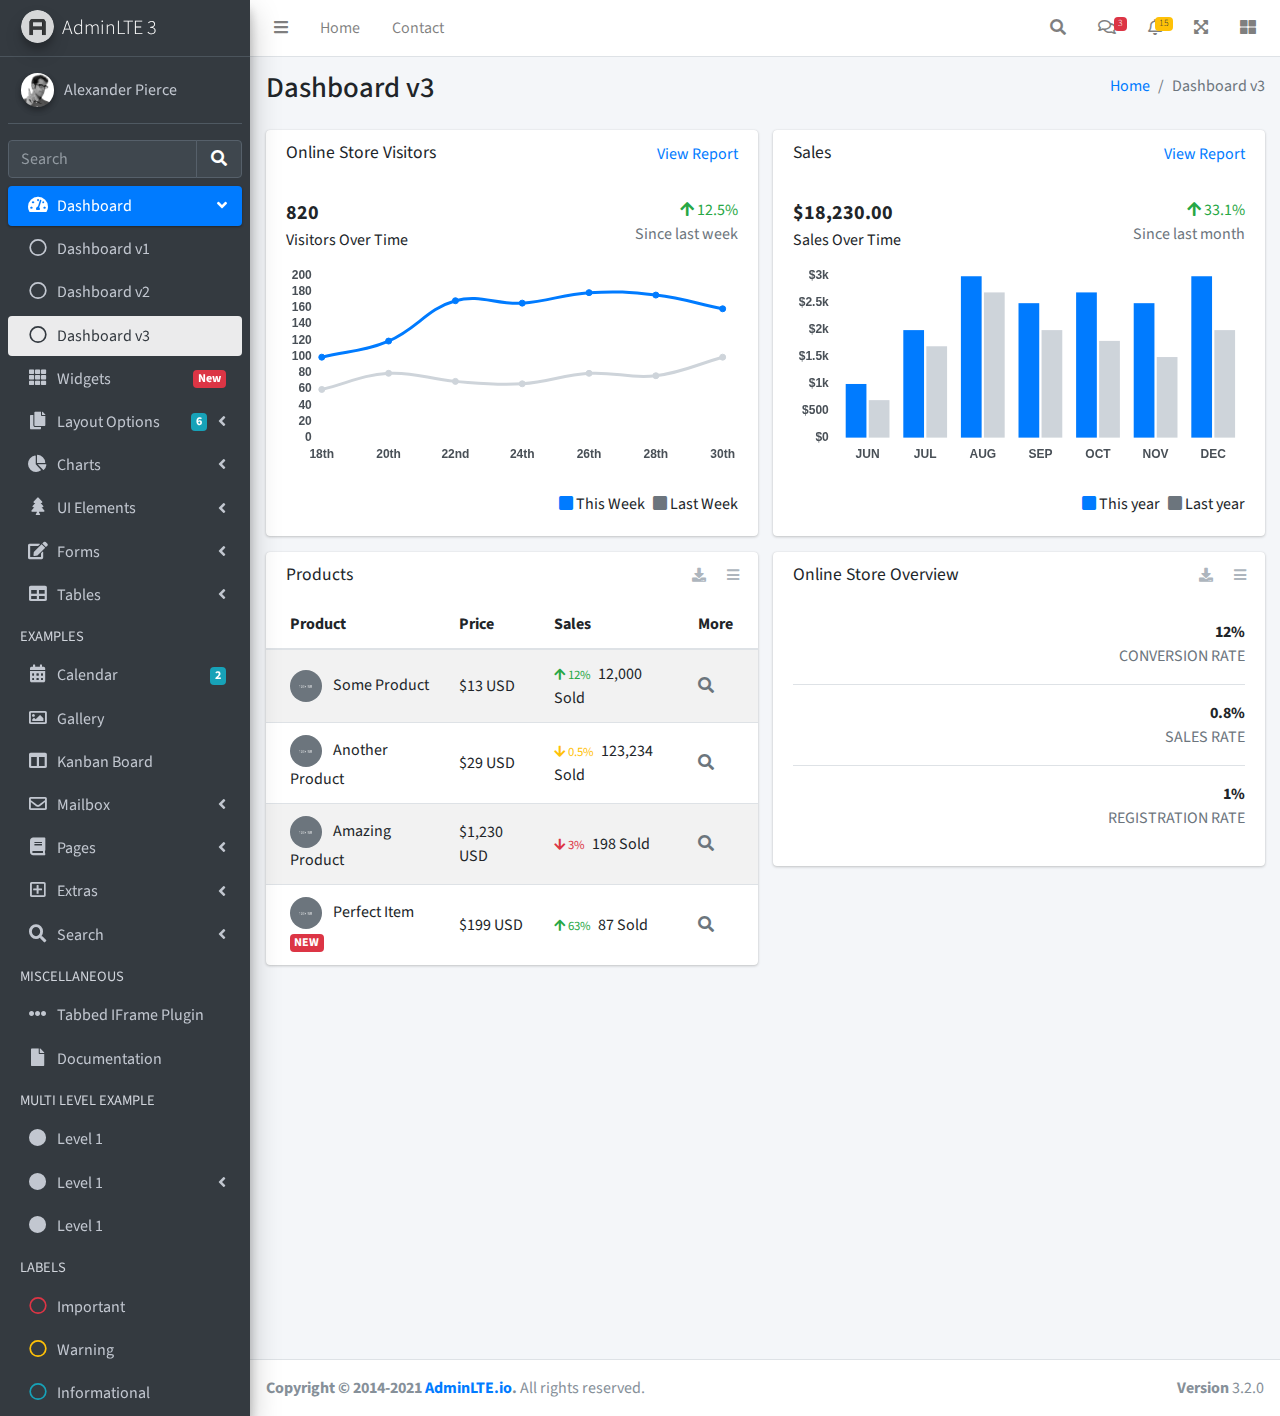
<file: backend/my-dompet-backend/public/temp/index3.html>
<!DOCTYPE html>
<html lang="en">
<head>
  <meta charset="utf-8">
  <meta name="viewport" content="width=device-width, initial-scale=1">
  <title>AdminLTE 3 | Dashboard 3</title>

  <!-- Google Font: Source Sans Pro -->
  <link rel="stylesheet" href="https://fonts.googleapis.com/css?family=Source+Sans+Pro:300,400,400i,700&display=fallback">
  <!-- Font Awesome Icons -->
  <link rel="stylesheet" href="plugins/fontawesome-free/css/all.min.css">
  <!-- IonIcons -->
  <link rel="stylesheet" href="https://code.ionicframework.com/ionicons/2.0.1/css/ionicons.min.css">
  <!-- Theme style -->
  <link rel="stylesheet" href="dist/css/adminlte.min.css">
</head>
<!--
`body` tag options:

  Apply one or more of the following classes to to the body tag
  to get the desired effect

  * sidebar-collapse
  * sidebar-mini
-->
<body class="hold-transition sidebar-mini">
<div class="wrapper">
  <!-- Navbar -->
  <nav class="main-header navbar navbar-expand navbar-white navbar-light">
    <!-- Left navbar links -->
    <ul class="navbar-nav">
      <li class="nav-item">
        <a class="nav-link" data-widget="pushmenu" href="#" role="button"><i class="fas fa-bars"></i></a>
      </li>
      <li class="nav-item d-none d-sm-inline-block">
        <a href="index3.html" class="nav-link">Home</a>
      </li>
      <li class="nav-item d-none d-sm-inline-block">
        <a href="#" class="nav-link">Contact</a>
      </li>
    </ul>

    <!-- Right navbar links -->
    <ul class="navbar-nav ml-auto">
      <!-- Navbar Search -->
      <li class="nav-item">
        <a class="nav-link" data-widget="navbar-search" href="#" role="button">
          <i class="fas fa-search"></i>
        </a>
        <div class="navbar-search-block">
          <form class="form-inline">
            <div class="input-group input-group-sm">
              <input class="form-control form-control-navbar" type="search" placeholder="Search" aria-label="Search">
              <div class="input-group-append">
                <button class="btn btn-navbar" type="submit">
                  <i class="fas fa-search"></i>
                </button>
                <button class="btn btn-navbar" type="button" data-widget="navbar-search">
                  <i class="fas fa-times"></i>
                </button>
              </div>
            </div>
          </form>
        </div>
      </li>

      <!-- Messages Dropdown Menu -->
      <li class="nav-item dropdown">
        <a class="nav-link" data-toggle="dropdown" href="#">
          <i class="far fa-comments"></i>
          <span class="badge badge-danger navbar-badge">3</span>
        </a>
        <div class="dropdown-menu dropdown-menu-lg dropdown-menu-right">
          <a href="#" class="dropdown-item">
            <!-- Message Start -->
            <div class="media">
              <img src="dist/img/user1-128x128.jpg" alt="User Avatar" class="img-size-50 mr-3 img-circle">
              <div class="media-body">
                <h3 class="dropdown-item-title">
                  Brad Diesel
                  <span class="float-right text-sm text-danger"><i class="fas fa-star"></i></span>
                </h3>
                <p class="text-sm">Call me whenever you can...</p>
                <p class="text-sm text-muted"><i class="far fa-clock mr-1"></i> 4 Hours Ago</p>
              </div>
            </div>
            <!-- Message End -->
          </a>
          <div class="dropdown-divider"></div>
          <a href="#" class="dropdown-item">
            <!-- Message Start -->
            <div class="media">
              <img src="dist/img/user8-128x128.jpg" alt="User Avatar" class="img-size-50 img-circle mr-3">
              <div class="media-body">
                <h3 class="dropdown-item-title">
                  John Pierce
                  <span class="float-right text-sm text-muted"><i class="fas fa-star"></i></span>
                </h3>
                <p class="text-sm">I got your message bro</p>
                <p class="text-sm text-muted"><i class="far fa-clock mr-1"></i> 4 Hours Ago</p>
              </div>
            </div>
            <!-- Message End -->
          </a>
          <div class="dropdown-divider"></div>
          <a href="#" class="dropdown-item">
            <!-- Message Start -->
            <div class="media">
              <img src="dist/img/user3-128x128.jpg" alt="User Avatar" class="img-size-50 img-circle mr-3">
              <div class="media-body">
                <h3 class="dropdown-item-title">
                  Nora Silvester
                  <span class="float-right text-sm text-warning"><i class="fas fa-star"></i></span>
                </h3>
                <p class="text-sm">The subject goes here</p>
                <p class="text-sm text-muted"><i class="far fa-clock mr-1"></i> 4 Hours Ago</p>
              </div>
            </div>
            <!-- Message End -->
          </a>
          <div class="dropdown-divider"></div>
          <a href="#" class="dropdown-item dropdown-footer">See All Messages</a>
        </div>
      </li>
      <!-- Notifications Dropdown Menu -->
      <li class="nav-item dropdown">
        <a class="nav-link" data-toggle="dropdown" href="#">
          <i class="far fa-bell"></i>
          <span class="badge badge-warning navbar-badge">15</span>
        </a>
        <div class="dropdown-menu dropdown-menu-lg dropdown-menu-right">
          <span class="dropdown-item dropdown-header">15 Notifications</span>
          <div class="dropdown-divider"></div>
          <a href="#" class="dropdown-item">
            <i class="fas fa-envelope mr-2"></i> 4 new messages
            <span class="float-right text-muted text-sm">3 mins</span>
          </a>
          <div class="dropdown-divider"></div>
          <a href="#" class="dropdown-item">
            <i class="fas fa-users mr-2"></i> 8 friend requests
            <span class="float-right text-muted text-sm">12 hours</span>
          </a>
          <div class="dropdown-divider"></div>
          <a href="#" class="dropdown-item">
            <i class="fas fa-file mr-2"></i> 3 new reports
            <span class="float-right text-muted text-sm">2 days</span>
          </a>
          <div class="dropdown-divider"></div>
          <a href="#" class="dropdown-item dropdown-footer">See All Notifications</a>
        </div>
      </li>
      <li class="nav-item">
        <a class="nav-link" data-widget="fullscreen" href="#" role="button">
          <i class="fas fa-expand-arrows-alt"></i>
        </a>
      </li>
      <li class="nav-item">
        <a class="nav-link" data-widget="control-sidebar" data-slide="true" href="#" role="button">
          <i class="fas fa-th-large"></i>
        </a>
      </li>
    </ul>
  </nav>
  <!-- /.navbar -->

  <!-- Main Sidebar Container -->
  <aside class="main-sidebar sidebar-dark-primary elevation-4">
    <!-- Brand Logo -->
    <a href="index3.html" class="brand-link">
      <img src="dist/img/AdminLTELogo.png" alt="AdminLTE Logo" class="brand-image img-circle elevation-3" style="opacity: .8">
      <span class="brand-text font-weight-light">AdminLTE 3</span>
    </a>

    <!-- Sidebar -->
    <div class="sidebar">
      <!-- Sidebar user panel (optional) -->
      <div class="user-panel mt-3 pb-3 mb-3 d-flex">
        <div class="image">
          <img src="dist/img/user2-160x160.jpg" class="img-circle elevation-2" alt="User Image">
        </div>
        <div class="info">
          <a href="#" class="d-block">Alexander Pierce</a>
        </div>
      </div>

      <!-- SidebarSearch Form -->
      <div class="form-inline">
        <div class="input-group" data-widget="sidebar-search">
          <input class="form-control form-control-sidebar" type="search" placeholder="Search" aria-label="Search">
          <div class="input-group-append">
            <button class="btn btn-sidebar">
              <i class="fas fa-search fa-fw"></i>
            </button>
          </div>
        </div>
      </div>

      <!-- Sidebar Menu -->
      <nav class="mt-2">
        <ul class="nav nav-pills nav-sidebar flex-column" data-widget="treeview" role="menu" data-accordion="false">
          <!-- Add icons to the links using the .nav-icon class
               with font-awesome or any other icon font library -->
          <li class="nav-item menu-open">
            <a href="#" class="nav-link active">
              <i class="nav-icon fas fa-tachometer-alt"></i>
              <p>
                Dashboard
                <i class="right fas fa-angle-left"></i>
              </p>
            </a>
            <ul class="nav nav-treeview">
              <li class="nav-item">
                <a href="./index.html" class="nav-link">
                  <i class="far fa-circle nav-icon"></i>
                  <p>Dashboard v1</p>
                </a>
              </li>
              <li class="nav-item">
                <a href="./index2.html" class="nav-link">
                  <i class="far fa-circle nav-icon"></i>
                  <p>Dashboard v2</p>
                </a>
              </li>
              <li class="nav-item">
                <a href="./index3.html" class="nav-link active">
                  <i class="far fa-circle nav-icon"></i>
                  <p>Dashboard v3</p>
                </a>
              </li>
            </ul>
          </li>
          <li class="nav-item">
            <a href="pages/widgets.html" class="nav-link">
              <i class="nav-icon fas fa-th"></i>
              <p>
                Widgets
                <span class="right badge badge-danger">New</span>
              </p>
            </a>
          </li>
          <li class="nav-item">
            <a href="#" class="nav-link">
              <i class="nav-icon fas fa-copy"></i>
              <p>
                Layout Options
                <i class="fas fa-angle-left right"></i>
                <span class="badge badge-info right">6</span>
              </p>
            </a>
            <ul class="nav nav-treeview">
              <li class="nav-item">
                <a href="pages/layout/top-nav.html" class="nav-link">
                  <i class="far fa-circle nav-icon"></i>
                  <p>Top Navigation</p>
                </a>
              </li>
              <li class="nav-item">
                <a href="pages/layout/top-nav-sidebar.html" class="nav-link">
                  <i class="far fa-circle nav-icon"></i>
                  <p>Top Navigation + Sidebar</p>
                </a>
              </li>
              <li class="nav-item">
                <a href="pages/layout/boxed.html" class="nav-link">
                  <i class="far fa-circle nav-icon"></i>
                  <p>Boxed</p>
                </a>
              </li>
              <li class="nav-item">
                <a href="pages/layout/fixed-sidebar.html" class="nav-link">
                  <i class="far fa-circle nav-icon"></i>
                  <p>Fixed Sidebar</p>
                </a>
              </li>
              <li class="nav-item">
                <a href="pages/layout/fixed-sidebar-custom.html" class="nav-link">
                  <i class="far fa-circle nav-icon"></i>
                  <p>Fixed Sidebar <small>+ Custom Area</small></p>
                </a>
              </li>
              <li class="nav-item">
                <a href="pages/layout/fixed-topnav.html" class="nav-link">
                  <i class="far fa-circle nav-icon"></i>
                  <p>Fixed Navbar</p>
                </a>
              </li>
              <li class="nav-item">
                <a href="pages/layout/fixed-footer.html" class="nav-link">
                  <i class="far fa-circle nav-icon"></i>
                  <p>Fixed Footer</p>
                </a>
              </li>
              <li class="nav-item">
                <a href="pages/layout/collapsed-sidebar.html" class="nav-link">
                  <i class="far fa-circle nav-icon"></i>
                  <p>Collapsed Sidebar</p>
                </a>
              </li>
            </ul>
          </li>
          <li class="nav-item">
            <a href="#" class="nav-link">
              <i class="nav-icon fas fa-chart-pie"></i>
              <p>
                Charts
                <i class="right fas fa-angle-left"></i>
              </p>
            </a>
            <ul class="nav nav-treeview">
              <li class="nav-item">
                <a href="pages/charts/chartjs.html" class="nav-link">
                  <i class="far fa-circle nav-icon"></i>
                  <p>ChartJS</p>
                </a>
              </li>
              <li class="nav-item">
                <a href="pages/charts/flot.html" class="nav-link">
                  <i class="far fa-circle nav-icon"></i>
                  <p>Flot</p>
                </a>
              </li>
              <li class="nav-item">
                <a href="pages/charts/inline.html" class="nav-link">
                  <i class="far fa-circle nav-icon"></i>
                  <p>Inline</p>
                </a>
              </li>
              <li class="nav-item">
                <a href="pages/charts/uplot.html" class="nav-link">
                  <i class="far fa-circle nav-icon"></i>
                  <p>uPlot</p>
                </a>
              </li>
            </ul>
          </li>
          <li class="nav-item">
            <a href="#" class="nav-link">
              <i class="nav-icon fas fa-tree"></i>
              <p>
                UI Elements
                <i class="fas fa-angle-left right"></i>
              </p>
            </a>
            <ul class="nav nav-treeview">
              <li class="nav-item">
                <a href="pages/UI/general.html" class="nav-link">
                  <i class="far fa-circle nav-icon"></i>
                  <p>General</p>
                </a>
              </li>
              <li class="nav-item">
                <a href="pages/UI/icons.html" class="nav-link">
                  <i class="far fa-circle nav-icon"></i>
                  <p>Icons</p>
                </a>
              </li>
              <li class="nav-item">
                <a href="pages/UI/buttons.html" class="nav-link">
                  <i class="far fa-circle nav-icon"></i>
                  <p>Buttons</p>
                </a>
              </li>
              <li class="nav-item">
                <a href="pages/UI/sliders.html" class="nav-link">
                  <i class="far fa-circle nav-icon"></i>
                  <p>Sliders</p>
                </a>
              </li>
              <li class="nav-item">
                <a href="pages/UI/modals.html" class="nav-link">
                  <i class="far fa-circle nav-icon"></i>
                  <p>Modals & Alerts</p>
                </a>
              </li>
              <li class="nav-item">
                <a href="pages/UI/navbar.html" class="nav-link">
                  <i class="far fa-circle nav-icon"></i>
                  <p>Navbar & Tabs</p>
                </a>
              </li>
              <li class="nav-item">
                <a href="pages/UI/timeline.html" class="nav-link">
                  <i class="far fa-circle nav-icon"></i>
                  <p>Timeline</p>
                </a>
              </li>
              <li class="nav-item">
                <a href="pages/UI/ribbons.html" class="nav-link">
                  <i class="far fa-circle nav-icon"></i>
                  <p>Ribbons</p>
                </a>
              </li>
            </ul>
          </li>
          <li class="nav-item">
            <a href="#" class="nav-link">
              <i class="nav-icon fas fa-edit"></i>
              <p>
                Forms
                <i class="fas fa-angle-left right"></i>
              </p>
            </a>
            <ul class="nav nav-treeview">
              <li class="nav-item">
                <a href="pages/forms/general.html" class="nav-link">
                  <i class="far fa-circle nav-icon"></i>
                  <p>General Elements</p>
                </a>
              </li>
              <li class="nav-item">
                <a href="pages/forms/advanced.html" class="nav-link">
                  <i class="far fa-circle nav-icon"></i>
                  <p>Advanced Elements</p>
                </a>
              </li>
              <li class="nav-item">
                <a href="pages/forms/editors.html" class="nav-link">
                  <i class="far fa-circle nav-icon"></i>
                  <p>Editors</p>
                </a>
              </li>
              <li class="nav-item">
                <a href="pages/forms/validation.html" class="nav-link">
                  <i class="far fa-circle nav-icon"></i>
                  <p>Validation</p>
                </a>
              </li>
            </ul>
          </li>
          <li class="nav-item">
            <a href="#" class="nav-link">
              <i class="nav-icon fas fa-table"></i>
              <p>
                Tables
                <i class="fas fa-angle-left right"></i>
              </p>
            </a>
            <ul class="nav nav-treeview">
              <li class="nav-item">
                <a href="pages/tables/simple.html" class="nav-link">
                  <i class="far fa-circle nav-icon"></i>
                  <p>Simple Tables</p>
                </a>
              </li>
              <li class="nav-item">
                <a href="pages/tables/data.html" class="nav-link">
                  <i class="far fa-circle nav-icon"></i>
                  <p>DataTables</p>
                </a>
              </li>
              <li class="nav-item">
                <a href="pages/tables/jsgrid.html" class="nav-link">
                  <i class="far fa-circle nav-icon"></i>
                  <p>jsGrid</p>
                </a>
              </li>
            </ul>
          </li>
          <li class="nav-header">EXAMPLES</li>
          <li class="nav-item">
            <a href="pages/calendar.html" class="nav-link">
              <i class="nav-icon fas fa-calendar-alt"></i>
              <p>
                Calendar
                <span class="badge badge-info right">2</span>
              </p>
            </a>
          </li>
          <li class="nav-item">
            <a href="pages/gallery.html" class="nav-link">
              <i class="nav-icon far fa-image"></i>
              <p>
                Gallery
              </p>
            </a>
          </li>
          <li class="nav-item">
            <a href="pages/kanban.html" class="nav-link">
              <i class="nav-icon fas fa-columns"></i>
              <p>
                Kanban Board
              </p>
            </a>
          </li>
          <li class="nav-item">
            <a href="#" class="nav-link">
              <i class="nav-icon far fa-envelope"></i>
              <p>
                Mailbox
                <i class="fas fa-angle-left right"></i>
              </p>
            </a>
            <ul class="nav nav-treeview">
              <li class="nav-item">
                <a href="pages/mailbox/mailbox.html" class="nav-link">
                  <i class="far fa-circle nav-icon"></i>
                  <p>Inbox</p>
                </a>
              </li>
              <li class="nav-item">
                <a href="pages/mailbox/compose.html" class="nav-link">
                  <i class="far fa-circle nav-icon"></i>
                  <p>Compose</p>
                </a>
              </li>
              <li class="nav-item">
                <a href="pages/mailbox/read-mail.html" class="nav-link">
                  <i class="far fa-circle nav-icon"></i>
                  <p>Read</p>
                </a>
              </li>
            </ul>
          </li>
          <li class="nav-item">
            <a href="#" class="nav-link">
              <i class="nav-icon fas fa-book"></i>
              <p>
                Pages
                <i class="fas fa-angle-left right"></i>
              </p>
            </a>
            <ul class="nav nav-treeview">
              <li class="nav-item">
                <a href="pages/examples/invoice.html" class="nav-link">
                  <i class="far fa-circle nav-icon"></i>
                  <p>Invoice</p>
                </a>
              </li>
              <li class="nav-item">
                <a href="pages/examples/profile.html" class="nav-link">
                  <i class="far fa-circle nav-icon"></i>
                  <p>Profile</p>
                </a>
              </li>
              <li class="nav-item">
                <a href="pages/examples/e-commerce.html" class="nav-link">
                  <i class="far fa-circle nav-icon"></i>
                  <p>E-commerce</p>
                </a>
              </li>
              <li class="nav-item">
                <a href="pages/examples/projects.html" class="nav-link">
                  <i class="far fa-circle nav-icon"></i>
                  <p>Projects</p>
                </a>
              </li>
              <li class="nav-item">
                <a href="pages/examples/project-add.html" class="nav-link">
                  <i class="far fa-circle nav-icon"></i>
                  <p>Project Add</p>
                </a>
              </li>
              <li class="nav-item">
                <a href="pages/examples/project-edit.html" class="nav-link">
                  <i class="far fa-circle nav-icon"></i>
                  <p>Project Edit</p>
                </a>
              </li>
              <li class="nav-item">
                <a href="pages/examples/project-detail.html" class="nav-link">
                  <i class="far fa-circle nav-icon"></i>
                  <p>Project Detail</p>
                </a>
              </li>
              <li class="nav-item">
                <a href="pages/examples/contacts.html" class="nav-link">
                  <i class="far fa-circle nav-icon"></i>
                  <p>Contacts</p>
                </a>
              </li>
              <li class="nav-item">
                <a href="pages/examples/faq.html" class="nav-link">
                  <i class="far fa-circle nav-icon"></i>
                  <p>FAQ</p>
                </a>
              </li>
              <li class="nav-item">
                <a href="pages/examples/contact-us.html" class="nav-link">
                  <i class="far fa-circle nav-icon"></i>
                  <p>Contact us</p>
                </a>
              </li>
            </ul>
          </li>
          <li class="nav-item">
            <a href="#" class="nav-link">
              <i class="nav-icon far fa-plus-square"></i>
              <p>
                Extras
                <i class="fas fa-angle-left right"></i>
              </p>
            </a>
            <ul class="nav nav-treeview">
              <li class="nav-item">
                <a href="#" class="nav-link">
                  <i class="far fa-circle nav-icon"></i>
                  <p>
                    Login & Register v1
                    <i class="fas fa-angle-left right"></i>
                  </p>
                </a>
                <ul class="nav nav-treeview">
                  <li class="nav-item">
                    <a href="pages/examples/login.html" class="nav-link">
                      <i class="far fa-circle nav-icon"></i>
                      <p>Login v1</p>
                    </a>
                  </li>
                  <li class="nav-item">
                    <a href="pages/examples/register.html" class="nav-link">
                      <i class="far fa-circle nav-icon"></i>
                      <p>Register v1</p>
                    </a>
                  </li>
                  <li class="nav-item">
                    <a href="pages/examples/forgot-password.html" class="nav-link">
                      <i class="far fa-circle nav-icon"></i>
                      <p>Forgot Password v1</p>
                    </a>
                  </li>
                  <li class="nav-item">
                    <a href="pages/examples/recover-password.html" class="nav-link">
                      <i class="far fa-circle nav-icon"></i>
                      <p>Recover Password v1</p>
                    </a>
                  </li>
                </ul>
              </li>
              <li class="nav-item">
                <a href="#" class="nav-link">
                  <i class="far fa-circle nav-icon"></i>
                  <p>
                    Login & Register v2
                    <i class="fas fa-angle-left right"></i>
                  </p>
                </a>
                <ul class="nav nav-treeview">
                  <li class="nav-item">
                    <a href="pages/examples/login-v2.html" class="nav-link">
                      <i class="far fa-circle nav-icon"></i>
                      <p>Login v2</p>
                    </a>
                  </li>
                  <li class="nav-item">
                    <a href="pages/examples/register-v2.html" class="nav-link">
                      <i class="far fa-circle nav-icon"></i>
                      <p>Register v2</p>
                    </a>
                  </li>
                  <li class="nav-item">
                    <a href="pages/examples/forgot-password-v2.html" class="nav-link">
                      <i class="far fa-circle nav-icon"></i>
                      <p>Forgot Password v2</p>
                    </a>
                  </li>
                  <li class="nav-item">
                    <a href="pages/examples/recover-password-v2.html" class="nav-link">
                      <i class="far fa-circle nav-icon"></i>
                      <p>Recover Password v2</p>
                    </a>
                  </li>
                </ul>
              </li>
              <li class="nav-item">
                <a href="pages/examples/lockscreen.html" class="nav-link">
                  <i class="far fa-circle nav-icon"></i>
                  <p>Lockscreen</p>
                </a>
              </li>
              <li class="nav-item">
                <a href="pages/examples/legacy-user-menu.html" class="nav-link">
                  <i class="far fa-circle nav-icon"></i>
                  <p>Legacy User Menu</p>
                </a>
              </li>
              <li class="nav-item">
                <a href="pages/examples/language-menu.html" class="nav-link">
                  <i class="far fa-circle nav-icon"></i>
                  <p>Language Menu</p>
                </a>
              </li>
              <li class="nav-item">
                <a href="pages/examples/404.html" class="nav-link">
                  <i class="far fa-circle nav-icon"></i>
                  <p>Error 404</p>
                </a>
              </li>
              <li class="nav-item">
                <a href="pages/examples/500.html" class="nav-link">
                  <i class="far fa-circle nav-icon"></i>
                  <p>Error 500</p>
                </a>
              </li>
              <li class="nav-item">
                <a href="pages/examples/pace.html" class="nav-link">
                  <i class="far fa-circle nav-icon"></i>
                  <p>Pace</p>
                </a>
              </li>
              <li class="nav-item">
                <a href="pages/examples/blank.html" class="nav-link">
                  <i class="far fa-circle nav-icon"></i>
                  <p>Blank Page</p>
                </a>
              </li>
              <li class="nav-item">
                <a href="starter.html" class="nav-link">
                  <i class="far fa-circle nav-icon"></i>
                  <p>Starter Page</p>
                </a>
              </li>
            </ul>
          </li>
          <li class="nav-item">
            <a href="#" class="nav-link">
              <i class="nav-icon fas fa-search"></i>
              <p>
                Search
                <i class="fas fa-angle-left right"></i>
              </p>
            </a>
            <ul class="nav nav-treeview">
              <li class="nav-item">
                <a href="pages/search/simple.html" class="nav-link">
                  <i class="far fa-circle nav-icon"></i>
                  <p>Simple Search</p>
                </a>
              </li>
              <li class="nav-item">
                <a href="pages/search/enhanced.html" class="nav-link">
                  <i class="far fa-circle nav-icon"></i>
                  <p>Enhanced</p>
                </a>
              </li>
            </ul>
          </li>
          <li class="nav-header">MISCELLANEOUS</li>
          <li class="nav-item">
            <a href="iframe.html" class="nav-link">
              <i class="nav-icon fas fa-ellipsis-h"></i>
              <p>Tabbed IFrame Plugin</p>
            </a>
          </li>
          <li class="nav-item">
            <a href="https://adminlte.io/docs/3.1/" class="nav-link">
              <i class="nav-icon fas fa-file"></i>
              <p>Documentation</p>
            </a>
          </li>
          <li class="nav-header">MULTI LEVEL EXAMPLE</li>
          <li class="nav-item">
            <a href="#" class="nav-link">
              <i class="fas fa-circle nav-icon"></i>
              <p>Level 1</p>
            </a>
          </li>
          <li class="nav-item">
            <a href="#" class="nav-link">
              <i class="nav-icon fas fa-circle"></i>
              <p>
                Level 1
                <i class="right fas fa-angle-left"></i>
              </p>
            </a>
            <ul class="nav nav-treeview">
              <li class="nav-item">
                <a href="#" class="nav-link">
                  <i class="far fa-circle nav-icon"></i>
                  <p>Level 2</p>
                </a>
              </li>
              <li class="nav-item">
                <a href="#" class="nav-link">
                  <i class="far fa-circle nav-icon"></i>
                  <p>
                    Level 2
                    <i class="right fas fa-angle-left"></i>
                  </p>
                </a>
                <ul class="nav nav-treeview">
                  <li class="nav-item">
                    <a href="#" class="nav-link">
                      <i class="far fa-dot-circle nav-icon"></i>
                      <p>Level 3</p>
                    </a>
                  </li>
                  <li class="nav-item">
                    <a href="#" class="nav-link">
                      <i class="far fa-dot-circle nav-icon"></i>
                      <p>Level 3</p>
                    </a>
                  </li>
                  <li class="nav-item">
                    <a href="#" class="nav-link">
                      <i class="far fa-dot-circle nav-icon"></i>
                      <p>Level 3</p>
                    </a>
                  </li>
                </ul>
              </li>
              <li class="nav-item">
                <a href="#" class="nav-link">
                  <i class="far fa-circle nav-icon"></i>
                  <p>Level 2</p>
                </a>
              </li>
            </ul>
          </li>
          <li class="nav-item">
            <a href="#" class="nav-link">
              <i class="fas fa-circle nav-icon"></i>
              <p>Level 1</p>
            </a>
          </li>
          <li class="nav-header">LABELS</li>
          <li class="nav-item">
            <a href="#" class="nav-link">
              <i class="nav-icon far fa-circle text-danger"></i>
              <p class="text">Important</p>
            </a>
          </li>
          <li class="nav-item">
            <a href="#" class="nav-link">
              <i class="nav-icon far fa-circle text-warning"></i>
              <p>Warning</p>
            </a>
          </li>
          <li class="nav-item">
            <a href="#" class="nav-link">
              <i class="nav-icon far fa-circle text-info"></i>
              <p>Informational</p>
            </a>
          </li>
        </ul>
      </nav>
      <!-- /.sidebar-menu -->
    </div>
    <!-- /.sidebar -->
  </aside>

  <!-- Content Wrapper. Contains page content -->
  <div class="content-wrapper">
    <!-- Content Header (Page header) -->
    <div class="content-header">
      <div class="container-fluid">
        <div class="row mb-2">
          <div class="col-sm-6">
            <h1 class="m-0">Dashboard v3</h1>
          </div><!-- /.col -->
          <div class="col-sm-6">
            <ol class="breadcrumb float-sm-right">
              <li class="breadcrumb-item"><a href="#">Home</a></li>
              <li class="breadcrumb-item active">Dashboard v3</li>
            </ol>
          </div><!-- /.col -->
        </div><!-- /.row -->
      </div><!-- /.container-fluid -->
    </div>
    <!-- /.content-header -->

    <!-- Main content -->
    <div class="content">
      <div class="container-fluid">
        <div class="row">
          <div class="col-lg-6">
            <div class="card">
              <div class="card-header border-0">
                <div class="d-flex justify-content-between">
                  <h3 class="card-title">Online Store Visitors</h3>
                  <a href="javascript:void(0);">View Report</a>
                </div>
              </div>
              <div class="card-body">
                <div class="d-flex">
                  <p class="d-flex flex-column">
                    <span class="text-bold text-lg">820</span>
                    <span>Visitors Over Time</span>
                  </p>
                  <p class="ml-auto d-flex flex-column text-right">
                    <span class="text-success">
                      <i class="fas fa-arrow-up"></i> 12.5%
                    </span>
                    <span class="text-muted">Since last week</span>
                  </p>
                </div>
                <!-- /.d-flex -->

                <div class="position-relative mb-4">
                  <canvas id="visitors-chart" height="200"></canvas>
                </div>

                <div class="d-flex flex-row justify-content-end">
                  <span class="mr-2">
                    <i class="fas fa-square text-primary"></i> This Week
                  </span>

                  <span>
                    <i class="fas fa-square text-gray"></i> Last Week
                  </span>
                </div>
              </div>
            </div>
            <!-- /.card -->

            <div class="card">
              <div class="card-header border-0">
                <h3 class="card-title">Products</h3>
                <div class="card-tools">
                  <a href="#" class="btn btn-tool btn-sm">
                    <i class="fas fa-download"></i>
                  </a>
                  <a href="#" class="btn btn-tool btn-sm">
                    <i class="fas fa-bars"></i>
                  </a>
                </div>
              </div>
              <div class="card-body table-responsive p-0">
                <table class="table table-striped table-valign-middle">
                  <thead>
                  <tr>
                    <th>Product</th>
                    <th>Price</th>
                    <th>Sales</th>
                    <th>More</th>
                  </tr>
                  </thead>
                  <tbody>
                  <tr>
                    <td>
                      <img src="dist/img/default-150x150.png" alt="Product 1" class="img-circle img-size-32 mr-2">
                      Some Product
                    </td>
                    <td>$13 USD</td>
                    <td>
                      <small class="text-success mr-1">
                        <i class="fas fa-arrow-up"></i>
                        12%
                      </small>
                      12,000 Sold
                    </td>
                    <td>
                      <a href="#" class="text-muted">
                        <i class="fas fa-search"></i>
                      </a>
                    </td>
                  </tr>
                  <tr>
                    <td>
                      <img src="dist/img/default-150x150.png" alt="Product 1" class="img-circle img-size-32 mr-2">
                      Another Product
                    </td>
                    <td>$29 USD</td>
                    <td>
                      <small class="text-warning mr-1">
                        <i class="fas fa-arrow-down"></i>
                        0.5%
                      </small>
                      123,234 Sold
                    </td>
                    <td>
                      <a href="#" class="text-muted">
                        <i class="fas fa-search"></i>
                      </a>
                    </td>
                  </tr>
                  <tr>
                    <td>
                      <img src="dist/img/default-150x150.png" alt="Product 1" class="img-circle img-size-32 mr-2">
                      Amazing Product
                    </td>
                    <td>$1,230 USD</td>
                    <td>
                      <small class="text-danger mr-1">
                        <i class="fas fa-arrow-down"></i>
                        3%
                      </small>
                      198 Sold
                    </td>
                    <td>
                      <a href="#" class="text-muted">
                        <i class="fas fa-search"></i>
                      </a>
                    </td>
                  </tr>
                  <tr>
                    <td>
                      <img src="dist/img/default-150x150.png" alt="Product 1" class="img-circle img-size-32 mr-2">
                      Perfect Item
                      <span class="badge bg-danger">NEW</span>
                    </td>
                    <td>$199 USD</td>
                    <td>
                      <small class="text-success mr-1">
                        <i class="fas fa-arrow-up"></i>
                        63%
                      </small>
                      87 Sold
                    </td>
                    <td>
                      <a href="#" class="text-muted">
                        <i class="fas fa-search"></i>
                      </a>
                    </td>
                  </tr>
                  </tbody>
                </table>
              </div>
            </div>
            <!-- /.card -->
          </div>
          <!-- /.col-md-6 -->
          <div class="col-lg-6">
            <div class="card">
              <div class="card-header border-0">
                <div class="d-flex justify-content-between">
                  <h3 class="card-title">Sales</h3>
                  <a href="javascript:void(0);">View Report</a>
                </div>
              </div>
              <div class="card-body">
                <div class="d-flex">
                  <p class="d-flex flex-column">
                    <span class="text-bold text-lg">$18,230.00</span>
                    <span>Sales Over Time</span>
                  </p>
                  <p class="ml-auto d-flex flex-column text-right">
                    <span class="text-success">
                      <i class="fas fa-arrow-up"></i> 33.1%
                    </span>
                    <span class="text-muted">Since last month</span>
                  </p>
                </div>
                <!-- /.d-flex -->

                <div class="position-relative mb-4">
                  <canvas id="sales-chart" height="200"></canvas>
                </div>

                <div class="d-flex flex-row justify-content-end">
                  <span class="mr-2">
                    <i class="fas fa-square text-primary"></i> This year
                  </span>

                  <span>
                    <i class="fas fa-square text-gray"></i> Last year
                  </span>
                </div>
              </div>
            </div>
            <!-- /.card -->

            <div class="card">
              <div class="card-header border-0">
                <h3 class="card-title">Online Store Overview</h3>
                <div class="card-tools">
                  <a href="#" class="btn btn-sm btn-tool">
                    <i class="fas fa-download"></i>
                  </a>
                  <a href="#" class="btn btn-sm btn-tool">
                    <i class="fas fa-bars"></i>
                  </a>
                </div>
              </div>
              <div class="card-body">
                <div class="d-flex justify-content-between align-items-center border-bottom mb-3">
                  <p class="text-success text-xl">
                    <i class="ion ion-ios-refresh-empty"></i>
                  </p>
                  <p class="d-flex flex-column text-right">
                    <span class="font-weight-bold">
                      <i class="ion ion-android-arrow-up text-success"></i> 12%
                    </span>
                    <span class="text-muted">CONVERSION RATE</span>
                  </p>
                </div>
                <!-- /.d-flex -->
                <div class="d-flex justify-content-between align-items-center border-bottom mb-3">
                  <p class="text-warning text-xl">
                    <i class="ion ion-ios-cart-outline"></i>
                  </p>
                  <p class="d-flex flex-column text-right">
                    <span class="font-weight-bold">
                      <i class="ion ion-android-arrow-up text-warning"></i> 0.8%
                    </span>
                    <span class="text-muted">SALES RATE</span>
                  </p>
                </div>
                <!-- /.d-flex -->
                <div class="d-flex justify-content-between align-items-center mb-0">
                  <p class="text-danger text-xl">
                    <i class="ion ion-ios-people-outline"></i>
                  </p>
                  <p class="d-flex flex-column text-right">
                    <span class="font-weight-bold">
                      <i class="ion ion-android-arrow-down text-danger"></i> 1%
                    </span>
                    <span class="text-muted">REGISTRATION RATE</span>
                  </p>
                </div>
                <!-- /.d-flex -->
              </div>
            </div>
          </div>
          <!-- /.col-md-6 -->
        </div>
        <!-- /.row -->
      </div>
      <!-- /.container-fluid -->
    </div>
    <!-- /.content -->
  </div>
  <!-- /.content-wrapper -->

  <!-- Control Sidebar -->
  <aside class="control-sidebar control-sidebar-dark">
    <!-- Control sidebar content goes here -->
  </aside>
  <!-- /.control-sidebar -->

  <!-- Main Footer -->
  <footer class="main-footer">
    <strong>Copyright &copy; 2014-2021 <a href="https://adminlte.io">AdminLTE.io</a>.</strong>
    All rights reserved.
    <div class="float-right d-none d-sm-inline-block">
      <b>Version</b> 3.2.0
    </div>
  </footer>
</div>
<!-- ./wrapper -->

<!-- REQUIRED SCRIPTS -->

<!-- jQuery -->
<script src="plugins/jquery/jquery.min.js"></script>
<!-- Bootstrap -->
<script src="plugins/bootstrap/js/bootstrap.bundle.min.js"></script>
<!-- AdminLTE -->
<script src="dist/js/adminlte.js"></script>

<!-- OPTIONAL SCRIPTS -->
<script src="plugins/chart.js/Chart.min.js"></script>
<!-- AdminLTE for demo purposes -->
<script src="dist/js/demo.js"></script>
<!-- AdminLTE dashboard demo (This is only for demo purposes) -->
<script src="dist/js/pages/dashboard3.js"></script>
</body>
</html>
</file>
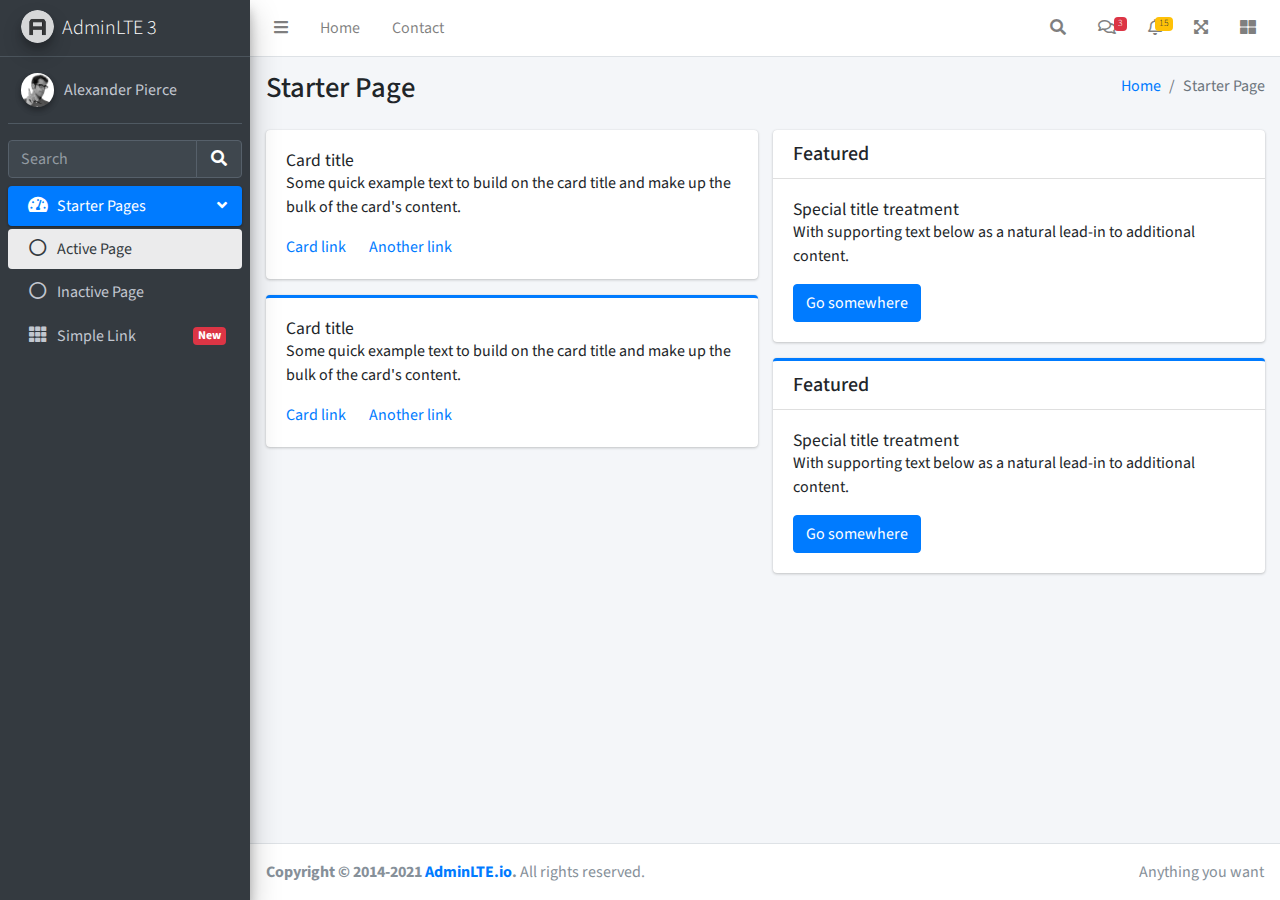
<file: backend/my-dompet-backend/public/temp/starter.html>
<!DOCTYPE html>
<!--
This is a starter template page. Use this page to start your new project from
scratch. This page gets rid of all links and provides the needed markup only.
-->
<html lang="en">
<head>
  <meta charset="utf-8">
  <meta name="viewport" content="width=device-width, initial-scale=1">
  <title>AdminLTE 3 | Starter</title>

  <!-- Google Font: Source Sans Pro -->
  <link rel="stylesheet" href="https://fonts.googleapis.com/css?family=Source+Sans+Pro:300,400,400i,700&display=fallback">
  <!-- Font Awesome Icons -->
  <link rel="stylesheet" href="plugins/fontawesome-free/css/all.min.css">
  <!-- Theme style -->
  <link rel="stylesheet" href="dist/css/adminlte.min.css">
</head>
<body class="hold-transition sidebar-mini">
<div class="wrapper">

  <!-- Navbar -->
  <nav class="main-header navbar navbar-expand navbar-white navbar-light">
    <!-- Left navbar links -->
    <ul class="navbar-nav">
      <li class="nav-item">
        <a class="nav-link" data-widget="pushmenu" href="#" role="button"><i class="fas fa-bars"></i></a>
      </li>
      <li class="nav-item d-none d-sm-inline-block">
        <a href="index3.html" class="nav-link">Home</a>
      </li>
      <li class="nav-item d-none d-sm-inline-block">
        <a href="#" class="nav-link">Contact</a>
      </li>
    </ul>

    <!-- Right navbar links -->
    <ul class="navbar-nav ml-auto">
      <!-- Navbar Search -->
      <li class="nav-item">
        <a class="nav-link" data-widget="navbar-search" href="#" role="button">
          <i class="fas fa-search"></i>
        </a>
        <div class="navbar-search-block">
          <form class="form-inline">
            <div class="input-group input-group-sm">
              <input class="form-control form-control-navbar" type="search" placeholder="Search" aria-label="Search">
              <div class="input-group-append">
                <button class="btn btn-navbar" type="submit">
                  <i class="fas fa-search"></i>
                </button>
                <button class="btn btn-navbar" type="button" data-widget="navbar-search">
                  <i class="fas fa-times"></i>
                </button>
              </div>
            </div>
          </form>
        </div>
      </li>

      <!-- Messages Dropdown Menu -->
      <li class="nav-item dropdown">
        <a class="nav-link" data-toggle="dropdown" href="#">
          <i class="far fa-comments"></i>
          <span class="badge badge-danger navbar-badge">3</span>
        </a>
        <div class="dropdown-menu dropdown-menu-lg dropdown-menu-right">
          <a href="#" class="dropdown-item">
            <!-- Message Start -->
            <div class="media">
              <img src="dist/img/user1-128x128.jpg" alt="User Avatar" class="img-size-50 mr-3 img-circle">
              <div class="media-body">
                <h3 class="dropdown-item-title">
                  Brad Diesel
                  <span class="float-right text-sm text-danger"><i class="fas fa-star"></i></span>
                </h3>
                <p class="text-sm">Call me whenever you can...</p>
                <p class="text-sm text-muted"><i class="far fa-clock mr-1"></i> 4 Hours Ago</p>
              </div>
            </div>
            <!-- Message End -->
          </a>
          <div class="dropdown-divider"></div>
          <a href="#" class="dropdown-item">
            <!-- Message Start -->
            <div class="media">
              <img src="dist/img/user8-128x128.jpg" alt="User Avatar" class="img-size-50 img-circle mr-3">
              <div class="media-body">
                <h3 class="dropdown-item-title">
                  John Pierce
                  <span class="float-right text-sm text-muted"><i class="fas fa-star"></i></span>
                </h3>
                <p class="text-sm">I got your message bro</p>
                <p class="text-sm text-muted"><i class="far fa-clock mr-1"></i> 4 Hours Ago</p>
              </div>
            </div>
            <!-- Message End -->
          </a>
          <div class="dropdown-divider"></div>
          <a href="#" class="dropdown-item">
            <!-- Message Start -->
            <div class="media">
              <img src="dist/img/user3-128x128.jpg" alt="User Avatar" class="img-size-50 img-circle mr-3">
              <div class="media-body">
                <h3 class="dropdown-item-title">
                  Nora Silvester
                  <span class="float-right text-sm text-warning"><i class="fas fa-star"></i></span>
                </h3>
                <p class="text-sm">The subject goes here</p>
                <p class="text-sm text-muted"><i class="far fa-clock mr-1"></i> 4 Hours Ago</p>
              </div>
            </div>
            <!-- Message End -->
          </a>
          <div class="dropdown-divider"></div>
          <a href="#" class="dropdown-item dropdown-footer">See All Messages</a>
        </div>
      </li>
      <!-- Notifications Dropdown Menu -->
      <li class="nav-item dropdown">
        <a class="nav-link" data-toggle="dropdown" href="#">
          <i class="far fa-bell"></i>
          <span class="badge badge-warning navbar-badge">15</span>
        </a>
        <div class="dropdown-menu dropdown-menu-lg dropdown-menu-right">
          <span class="dropdown-header">15 Notifications</span>
          <div class="dropdown-divider"></div>
          <a href="#" class="dropdown-item">
            <i class="fas fa-envelope mr-2"></i> 4 new messages
            <span class="float-right text-muted text-sm">3 mins</span>
          </a>
          <div class="dropdown-divider"></div>
          <a href="#" class="dropdown-item">
            <i class="fas fa-users mr-2"></i> 8 friend requests
            <span class="float-right text-muted text-sm">12 hours</span>
          </a>
          <div class="dropdown-divider"></div>
          <a href="#" class="dropdown-item">
            <i class="fas fa-file mr-2"></i> 3 new reports
            <span class="float-right text-muted text-sm">2 days</span>
          </a>
          <div class="dropdown-divider"></div>
          <a href="#" class="dropdown-item dropdown-footer">See All Notifications</a>
        </div>
      </li>
      <li class="nav-item">
        <a class="nav-link" data-widget="fullscreen" href="#" role="button">
          <i class="fas fa-expand-arrows-alt"></i>
        </a>
      </li>
      <li class="nav-item">
        <a class="nav-link" data-widget="control-sidebar" data-slide="true" href="#" role="button">
          <i class="fas fa-th-large"></i>
        </a>
      </li>
    </ul>
  </nav>
  <!-- /.navbar -->

  <!-- Main Sidebar Container -->
  <aside class="main-sidebar sidebar-dark-primary elevation-4">
    <!-- Brand Logo -->
    <a href="index3.html" class="brand-link">
      <img src="dist/img/AdminLTELogo.png" alt="AdminLTE Logo" class="brand-image img-circle elevation-3" style="opacity: .8">
      <span class="brand-text font-weight-light">AdminLTE 3</span>
    </a>

    <!-- Sidebar -->
    <div class="sidebar">
      <!-- Sidebar user panel (optional) -->
      <div class="user-panel mt-3 pb-3 mb-3 d-flex">
        <div class="image">
          <img src="dist/img/user2-160x160.jpg" class="img-circle elevation-2" alt="User Image">
        </div>
        <div class="info">
          <a href="#" class="d-block">Alexander Pierce</a>
        </div>
      </div>

      <!-- SidebarSearch Form -->
      <div class="form-inline">
        <div class="input-group" data-widget="sidebar-search">
          <input class="form-control form-control-sidebar" type="search" placeholder="Search" aria-label="Search">
          <div class="input-group-append">
            <button class="btn btn-sidebar">
              <i class="fas fa-search fa-fw"></i>
            </button>
          </div>
        </div>
      </div>

      <!-- Sidebar Menu -->
      <nav class="mt-2">
        <ul class="nav nav-pills nav-sidebar flex-column" data-widget="treeview" role="menu" data-accordion="false">
          <!-- Add icons to the links using the .nav-icon class
               with font-awesome or any other icon font library -->
          <li class="nav-item menu-open">
            <a href="#" class="nav-link active">
              <i class="nav-icon fas fa-tachometer-alt"></i>
              <p>
                Starter Pages
                <i class="right fas fa-angle-left"></i>
              </p>
            </a>
            <ul class="nav nav-treeview">
              <li class="nav-item">
                <a href="#" class="nav-link active">
                  <i class="far fa-circle nav-icon"></i>
                  <p>Active Page</p>
                </a>
              </li>
              <li class="nav-item">
                <a href="#" class="nav-link">
                  <i class="far fa-circle nav-icon"></i>
                  <p>Inactive Page</p>
                </a>
              </li>
            </ul>
          </li>
          <li class="nav-item">
            <a href="#" class="nav-link">
              <i class="nav-icon fas fa-th"></i>
              <p>
                Simple Link
                <span class="right badge badge-danger">New</span>
              </p>
            </a>
          </li>
        </ul>
      </nav>
      <!-- /.sidebar-menu -->
    </div>
    <!-- /.sidebar -->
  </aside>

  <!-- Content Wrapper. Contains page content -->
  <div class="content-wrapper">
    <!-- Content Header (Page header) -->
    <div class="content-header">
      <div class="container-fluid">
        <div class="row mb-2">
          <div class="col-sm-6">
            <h1 class="m-0">Starter Page</h1>
          </div><!-- /.col -->
          <div class="col-sm-6">
            <ol class="breadcrumb float-sm-right">
              <li class="breadcrumb-item"><a href="#">Home</a></li>
              <li class="breadcrumb-item active">Starter Page</li>
            </ol>
          </div><!-- /.col -->
        </div><!-- /.row -->
      </div><!-- /.container-fluid -->
    </div>
    <!-- /.content-header -->

    <!-- Main content -->
    <div class="content">
      <div class="container-fluid">
        <div class="row">
          <div class="col-lg-6">
            <div class="card">
              <div class="card-body">
                <h5 class="card-title">Card title</h5>

                <p class="card-text">
                  Some quick example text to build on the card title and make up the bulk of the card's
                  content.
                </p>

                <a href="#" class="card-link">Card link</a>
                <a href="#" class="card-link">Another link</a>
              </div>
            </div>

            <div class="card card-primary card-outline">
              <div class="card-body">
                <h5 class="card-title">Card title</h5>

                <p class="card-text">
                  Some quick example text to build on the card title and make up the bulk of the card's
                  content.
                </p>
                <a href="#" class="card-link">Card link</a>
                <a href="#" class="card-link">Another link</a>
              </div>
            </div><!-- /.card -->
          </div>
          <!-- /.col-md-6 -->
          <div class="col-lg-6">
            <div class="card">
              <div class="card-header">
                <h5 class="m-0">Featured</h5>
              </div>
              <div class="card-body">
                <h6 class="card-title">Special title treatment</h6>

                <p class="card-text">With supporting text below as a natural lead-in to additional content.</p>
                <a href="#" class="btn btn-primary">Go somewhere</a>
              </div>
            </div>

            <div class="card card-primary card-outline">
              <div class="card-header">
                <h5 class="m-0">Featured</h5>
              </div>
              <div class="card-body">
                <h6 class="card-title">Special title treatment</h6>

                <p class="card-text">With supporting text below as a natural lead-in to additional content.</p>
                <a href="#" class="btn btn-primary">Go somewhere</a>
              </div>
            </div>
          </div>
          <!-- /.col-md-6 -->
        </div>
        <!-- /.row -->
      </div><!-- /.container-fluid -->
    </div>
    <!-- /.content -->
  </div>
  <!-- /.content-wrapper -->

  <!-- Control Sidebar -->
  <aside class="control-sidebar control-sidebar-dark">
    <!-- Control sidebar content goes here -->
    <div class="p-3">
      <h5>Title</h5>
      <p>Sidebar content</p>
    </div>
  </aside>
  <!-- /.control-sidebar -->

  <!-- Main Footer -->
  <footer class="main-footer">
    <!-- To the right -->
    <div class="float-right d-none d-sm-inline">
      Anything you want
    </div>
    <!-- Default to the left -->
    <strong>Copyright &copy; 2014-2021 <a href="https://adminlte.io">AdminLTE.io</a>.</strong> All rights reserved.
  </footer>
</div>
<!-- ./wrapper -->

<!-- REQUIRED SCRIPTS -->

<!-- jQuery -->
<script src="plugins/jquery/jquery.min.js"></script>
<!-- Bootstrap 4 -->
<script src="plugins/bootstrap/js/bootstrap.bundle.min.js"></script>
<!-- AdminLTE App -->
<script src="dist/js/adminlte.min.js"></script>
</body>
</html>
</file>
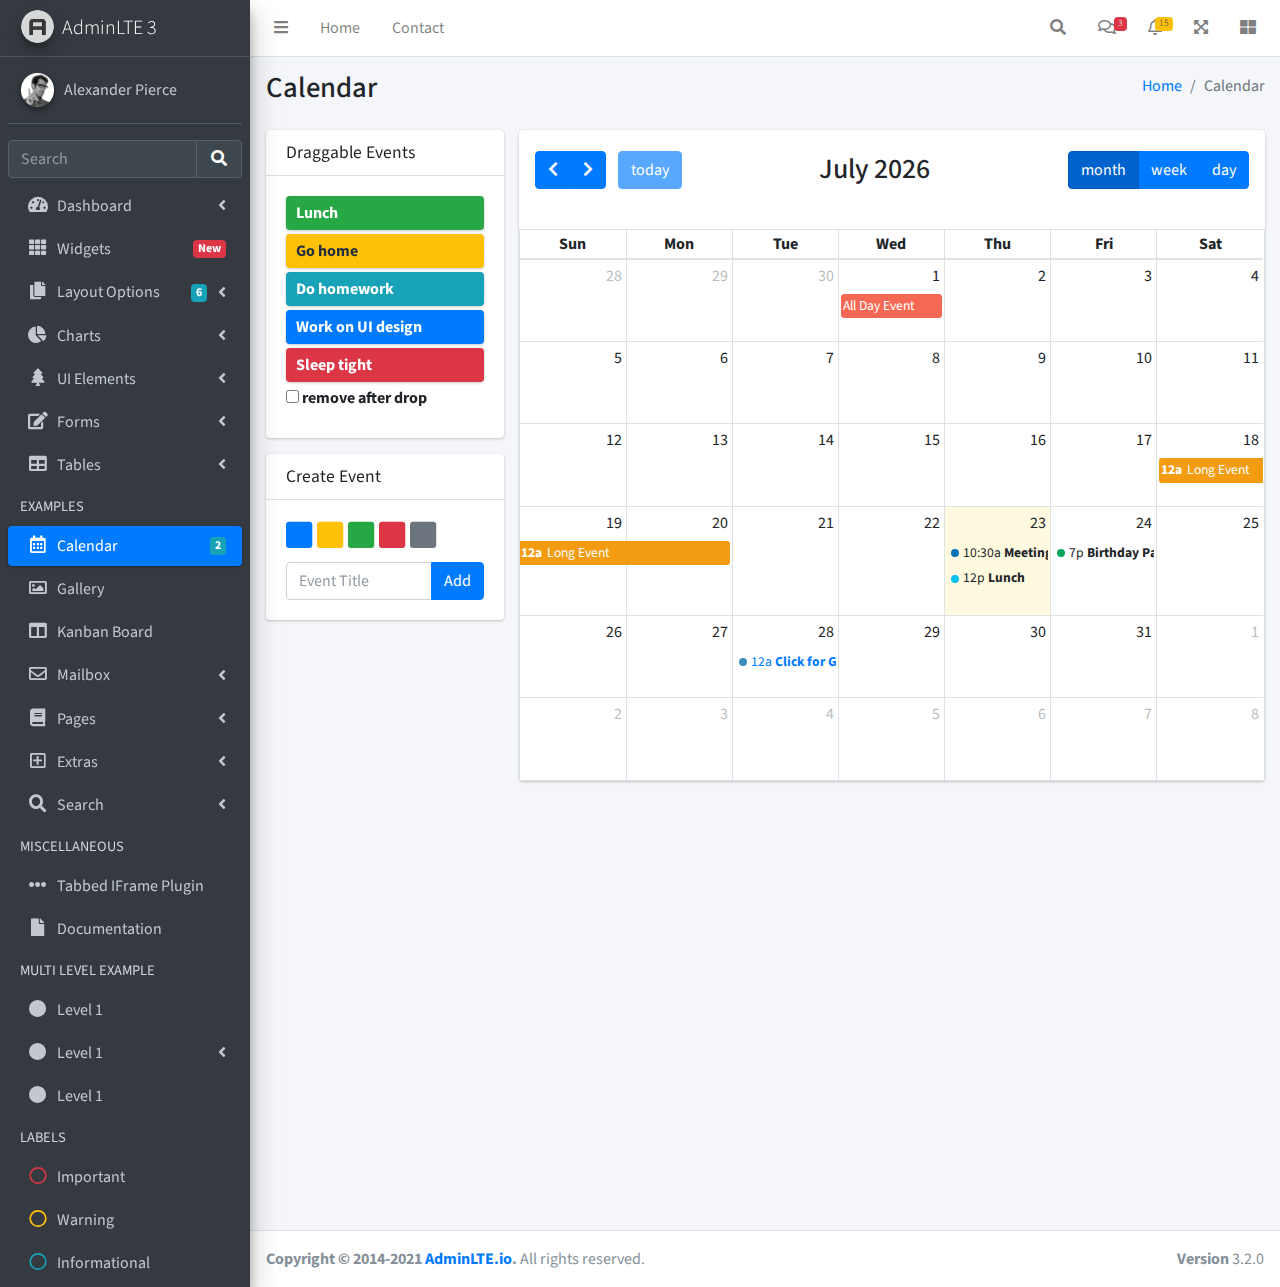
<file: backend/my-dompet-backend/public/temp/pages/calendar.html>
<!DOCTYPE html>
<html lang="en">
<head>
  <meta charset="utf-8">
  <meta name="viewport" content="width=device-width, initial-scale=1">
  <title>AdminLTE 3 | Calendar</title>

  <!-- Google Font: Source Sans Pro -->
  <link rel="stylesheet" href="https://fonts.googleapis.com/css?family=Source+Sans+Pro:300,400,400i,700&display=fallback">
  <!-- Font Awesome -->
  <link rel="stylesheet" href="../plugins/fontawesome-free/css/all.min.css">
  <!-- fullCalendar -->
  <link rel="stylesheet" href="../plugins/fullcalendar/main.css">
  <!-- Theme style -->
  <link rel="stylesheet" href="../dist/css/adminlte.min.css">
</head>
<body class="hold-transition sidebar-mini">
<div class="wrapper">
  <!-- Navbar -->
  <nav class="main-header navbar navbar-expand navbar-white navbar-light">
    <!-- Left navbar links -->
    <ul class="navbar-nav">
      <li class="nav-item">
        <a class="nav-link" data-widget="pushmenu" href="#" role="button"><i class="fas fa-bars"></i></a>
      </li>
      <li class="nav-item d-none d-sm-inline-block">
        <a href="../index3.html" class="nav-link">Home</a>
      </li>
      <li class="nav-item d-none d-sm-inline-block">
        <a href="#" class="nav-link">Contact</a>
      </li>
    </ul>

    <!-- Right navbar links -->
    <ul class="navbar-nav ml-auto">
      <!-- Navbar Search -->
      <li class="nav-item">
        <a class="nav-link" data-widget="navbar-search" href="#" role="button">
          <i class="fas fa-search"></i>
        </a>
        <div class="navbar-search-block">
          <form class="form-inline">
            <div class="input-group input-group-sm">
              <input class="form-control form-control-navbar" type="search" placeholder="Search" aria-label="Search">
              <div class="input-group-append">
                <button class="btn btn-navbar" type="submit">
                  <i class="fas fa-search"></i>
                </button>
                <button class="btn btn-navbar" type="button" data-widget="navbar-search">
                  <i class="fas fa-times"></i>
                </button>
              </div>
            </div>
          </form>
        </div>
      </li>

      <!-- Messages Dropdown Menu -->
      <li class="nav-item dropdown">
        <a class="nav-link" data-toggle="dropdown" href="#">
          <i class="far fa-comments"></i>
          <span class="badge badge-danger navbar-badge">3</span>
        </a>
        <div class="dropdown-menu dropdown-menu-lg dropdown-menu-right">
          <a href="#" class="dropdown-item">
            <!-- Message Start -->
            <div class="media">
              <img src="../dist/img/user1-128x128.jpg" alt="User Avatar" class="img-size-50 mr-3 img-circle">
              <div class="media-body">
                <h3 class="dropdown-item-title">
                  Brad Diesel
                  <span class="float-right text-sm text-danger"><i class="fas fa-star"></i></span>
                </h3>
                <p class="text-sm">Call me whenever you can...</p>
                <p class="text-sm text-muted"><i class="far fa-clock mr-1"></i> 4 Hours Ago</p>
              </div>
            </div>
            <!-- Message End -->
          </a>
          <div class="dropdown-divider"></div>
          <a href="#" class="dropdown-item">
            <!-- Message Start -->
            <div class="media">
              <img src="../dist/img/user8-128x128.jpg" alt="User Avatar" class="img-size-50 img-circle mr-3">
              <div class="media-body">
                <h3 class="dropdown-item-title">
                  John Pierce
                  <span class="float-right text-sm text-muted"><i class="fas fa-star"></i></span>
                </h3>
                <p class="text-sm">I got your message bro</p>
                <p class="text-sm text-muted"><i class="far fa-clock mr-1"></i> 4 Hours Ago</p>
              </div>
            </div>
            <!-- Message End -->
          </a>
          <div class="dropdown-divider"></div>
          <a href="#" class="dropdown-item">
            <!-- Message Start -->
            <div class="media">
              <img src="../dist/img/user3-128x128.jpg" alt="User Avatar" class="img-size-50 img-circle mr-3">
              <div class="media-body">
                <h3 class="dropdown-item-title">
                  Nora Silvester
                  <span class="float-right text-sm text-warning"><i class="fas fa-star"></i></span>
                </h3>
                <p class="text-sm">The subject goes here</p>
                <p class="text-sm text-muted"><i class="far fa-clock mr-1"></i> 4 Hours Ago</p>
              </div>
            </div>
            <!-- Message End -->
          </a>
          <div class="dropdown-divider"></div>
          <a href="#" class="dropdown-item dropdown-footer">See All Messages</a>
        </div>
      </li>
      <!-- Notifications Dropdown Menu -->
      <li class="nav-item dropdown">
        <a class="nav-link" data-toggle="dropdown" href="#">
          <i class="far fa-bell"></i>
          <span class="badge badge-warning navbar-badge">15</span>
        </a>
        <div class="dropdown-menu dropdown-menu-lg dropdown-menu-right">
          <span class="dropdown-item dropdown-header">15 Notifications</span>
          <div class="dropdown-divider"></div>
          <a href="#" class="dropdown-item">
            <i class="fas fa-envelope mr-2"></i> 4 new messages
            <span class="float-right text-muted text-sm">3 mins</span>
          </a>
          <div class="dropdown-divider"></div>
          <a href="#" class="dropdown-item">
            <i class="fas fa-users mr-2"></i> 8 friend requests
            <span class="float-right text-muted text-sm">12 hours</span>
          </a>
          <div class="dropdown-divider"></div>
          <a href="#" class="dropdown-item">
            <i class="fas fa-file mr-2"></i> 3 new reports
            <span class="float-right text-muted text-sm">2 days</span>
          </a>
          <div class="dropdown-divider"></div>
          <a href="#" class="dropdown-item dropdown-footer">See All Notifications</a>
        </div>
      </li>
      <li class="nav-item">
        <a class="nav-link" data-widget="fullscreen" href="#" role="button">
          <i class="fas fa-expand-arrows-alt"></i>
        </a>
      </li>
      <li class="nav-item">
        <a class="nav-link" data-widget="control-sidebar" data-slide="true" href="#" role="button">
          <i class="fas fa-th-large"></i>
        </a>
      </li>
    </ul>
  </nav>
  <!-- /.navbar -->

  <!-- Main Sidebar Container -->
  <aside class="main-sidebar sidebar-dark-primary elevation-4">
    <!-- Brand Logo -->
    <a href="../index3.html" class="brand-link">
      <img src="../dist/img/AdminLTELogo.png" alt="AdminLTE Logo" class="brand-image img-circle elevation-3" style="opacity: .8">
      <span class="brand-text font-weight-light">AdminLTE 3</span>
    </a>

    <!-- Sidebar -->
    <div class="sidebar">
      <!-- Sidebar user panel (optional) -->
      <div class="user-panel mt-3 pb-3 mb-3 d-flex">
        <div class="image">
          <img src="../dist/img/user2-160x160.jpg" class="img-circle elevation-2" alt="User Image">
        </div>
        <div class="info">
          <a href="#" class="d-block">Alexander Pierce</a>
        </div>
      </div>

      <!-- SidebarSearch Form -->
      <div class="form-inline">
        <div class="input-group" data-widget="sidebar-search">
          <input class="form-control form-control-sidebar" type="search" placeholder="Search" aria-label="Search">
          <div class="input-group-append">
            <button class="btn btn-sidebar">
              <i class="fas fa-search fa-fw"></i>
            </button>
          </div>
        </div>
      </div>

      <!-- Sidebar Menu -->
      <nav class="mt-2">
        <ul class="nav nav-pills nav-sidebar flex-column" data-widget="treeview" role="menu" data-accordion="false">
          <!-- Add icons to the links using the .nav-icon class
               with font-awesome or any other icon font library -->
          <li class="nav-item">
            <a href="#" class="nav-link">
              <i class="nav-icon fas fa-tachometer-alt"></i>
              <p>
                Dashboard
                <i class="right fas fa-angle-left"></i>
              </p>
            </a>
            <ul class="nav nav-treeview">
              <li class="nav-item">
                <a href="../index.html" class="nav-link">
                  <i class="far fa-circle nav-icon"></i>
                  <p>Dashboard v1</p>
                </a>
              </li>
              <li class="nav-item">
                <a href="../index2.html" class="nav-link">
                  <i class="far fa-circle nav-icon"></i>
                  <p>Dashboard v2</p>
                </a>
              </li>
              <li class="nav-item">
                <a href="../index3.html" class="nav-link">
                  <i class="far fa-circle nav-icon"></i>
                  <p>Dashboard v3</p>
                </a>
              </li>
            </ul>
          </li>
          <li class="nav-item">
            <a href="widgets.html" class="nav-link">
              <i class="nav-icon fas fa-th"></i>
              <p>
                Widgets
                <span class="right badge badge-danger">New</span>
              </p>
            </a>
          </li>
          <li class="nav-item">
            <a href="#" class="nav-link">
              <i class="nav-icon fas fa-copy"></i>
              <p>
                Layout Options
                <i class="fas fa-angle-left right"></i>
                <span class="badge badge-info right">6</span>
              </p>
            </a>
            <ul class="nav nav-treeview">
              <li class="nav-item">
                <a href="layout/top-nav.html" class="nav-link">
                  <i class="far fa-circle nav-icon"></i>
                  <p>Top Navigation</p>
                </a>
              </li>
              <li class="nav-item">
                <a href="layout/top-nav-sidebar.html" class="nav-link">
                  <i class="far fa-circle nav-icon"></i>
                  <p>Top Navigation + Sidebar</p>
                </a>
              </li>
              <li class="nav-item">
                <a href="layout/boxed.html" class="nav-link">
                  <i class="far fa-circle nav-icon"></i>
                  <p>Boxed</p>
                </a>
              </li>
              <li class="nav-item">
                <a href="layout/fixed-sidebar.html" class="nav-link">
                  <i class="far fa-circle nav-icon"></i>
                  <p>Fixed Sidebar</p>
                </a>
              </li>
              <li class="nav-item">
                <a href="layout/fixed-sidebar-custom.html" class="nav-link">
                  <i class="far fa-circle nav-icon"></i>
                  <p>Fixed Sidebar <small>+ Custom Area</small></p>
                </a>
              </li>
              <li class="nav-item">
                <a href="layout/fixed-topnav.html" class="nav-link">
                  <i class="far fa-circle nav-icon"></i>
                  <p>Fixed Navbar</p>
                </a>
              </li>
              <li class="nav-item">
                <a href="layout/fixed-footer.html" class="nav-link">
                  <i class="far fa-circle nav-icon"></i>
                  <p>Fixed Footer</p>
                </a>
              </li>
              <li class="nav-item">
                <a href="layout/collapsed-sidebar.html" class="nav-link">
                  <i class="far fa-circle nav-icon"></i>
                  <p>Collapsed Sidebar</p>
                </a>
              </li>
            </ul>
          </li>
          <li class="nav-item">
            <a href="#" class="nav-link">
              <i class="nav-icon fas fa-chart-pie"></i>
              <p>
                Charts
                <i class="right fas fa-angle-left"></i>
              </p>
            </a>
            <ul class="nav nav-treeview">
              <li class="nav-item">
                <a href="charts/chartjs.html" class="nav-link">
                  <i class="far fa-circle nav-icon"></i>
                  <p>ChartJS</p>
                </a>
              </li>
              <li class="nav-item">
                <a href="charts/flot.html" class="nav-link">
                  <i class="far fa-circle nav-icon"></i>
                  <p>Flot</p>
                </a>
              </li>
              <li class="nav-item">
                <a href="charts/inline.html" class="nav-link">
                  <i class="far fa-circle nav-icon"></i>
                  <p>Inline</p>
                </a>
              </li>
              <li class="nav-item">
                <a href="charts/uplot.html" class="nav-link">
                  <i class="far fa-circle nav-icon"></i>
                  <p>uPlot</p>
                </a>
              </li>
            </ul>
          </li>
          <li class="nav-item">
            <a href="#" class="nav-link">
              <i class="nav-icon fas fa-tree"></i>
              <p>
                UI Elements
                <i class="fas fa-angle-left right"></i>
              </p>
            </a>
            <ul class="nav nav-treeview">
              <li class="nav-item">
                <a href="UI/general.html" class="nav-link">
                  <i class="far fa-circle nav-icon"></i>
                  <p>General</p>
                </a>
              </li>
              <li class="nav-item">
                <a href="UI/icons.html" class="nav-link">
                  <i class="far fa-circle nav-icon"></i>
                  <p>Icons</p>
                </a>
              </li>
              <li class="nav-item">
                <a href="UI/buttons.html" class="nav-link">
                  <i class="far fa-circle nav-icon"></i>
                  <p>Buttons</p>
                </a>
              </li>
              <li class="nav-item">
                <a href="UI/sliders.html" class="nav-link">
                  <i class="far fa-circle nav-icon"></i>
                  <p>Sliders</p>
                </a>
              </li>
              <li class="nav-item">
                <a href="UI/modals.html" class="nav-link">
                  <i class="far fa-circle nav-icon"></i>
                  <p>Modals & Alerts</p>
                </a>
              </li>
              <li class="nav-item">
                <a href="UI/navbar.html" class="nav-link">
                  <i class="far fa-circle nav-icon"></i>
                  <p>Navbar & Tabs</p>
                </a>
              </li>
              <li class="nav-item">
                <a href="UI/timeline.html" class="nav-link">
                  <i class="far fa-circle nav-icon"></i>
                  <p>Timeline</p>
                </a>
              </li>
              <li class="nav-item">
                <a href="UI/ribbons.html" class="nav-link">
                  <i class="far fa-circle nav-icon"></i>
                  <p>Ribbons</p>
                </a>
              </li>
            </ul>
          </li>
          <li class="nav-item">
            <a href="#" class="nav-link">
              <i class="nav-icon fas fa-edit"></i>
              <p>
                Forms
                <i class="fas fa-angle-left right"></i>
              </p>
            </a>
            <ul class="nav nav-treeview">
              <li class="nav-item">
                <a href="forms/general.html" class="nav-link">
                  <i class="far fa-circle nav-icon"></i>
                  <p>General Elements</p>
                </a>
              </li>
              <li class="nav-item">
                <a href="forms/advanced.html" class="nav-link">
                  <i class="far fa-circle nav-icon"></i>
                  <p>Advanced Elements</p>
                </a>
              </li>
              <li class="nav-item">
                <a href="forms/editors.html" class="nav-link">
                  <i class="far fa-circle nav-icon"></i>
                  <p>Editors</p>
                </a>
              </li>
              <li class="nav-item">
                <a href="forms/validation.html" class="nav-link">
                  <i class="far fa-circle nav-icon"></i>
                  <p>Validation</p>
                </a>
              </li>
            </ul>
          </li>
          <li class="nav-item">
            <a href="#" class="nav-link">
              <i class="nav-icon fas fa-table"></i>
              <p>
                Tables
                <i class="fas fa-angle-left right"></i>
              </p>
            </a>
            <ul class="nav nav-treeview">
              <li class="nav-item">
                <a href="tables/simple.html" class="nav-link">
                  <i class="far fa-circle nav-icon"></i>
                  <p>Simple Tables</p>
                </a>
              </li>
              <li class="nav-item">
                <a href="tables/data.html" class="nav-link">
                  <i class="far fa-circle nav-icon"></i>
                  <p>DataTables</p>
                </a>
              </li>
              <li class="nav-item">
                <a href="tables/jsgrid.html" class="nav-link">
                  <i class="far fa-circle nav-icon"></i>
                  <p>jsGrid</p>
                </a>
              </li>
            </ul>
          </li>
          <li class="nav-header">EXAMPLES</li>
          <li class="nav-item">
            <a href="calendar.html" class="nav-link active">
              <i class="nav-icon far fa-calendar-alt"></i>
              <p>
                Calendar
                <span class="badge badge-info right">2</span>
              </p>
            </a>
          </li>
          <li class="nav-item">
            <a href="gallery.html" class="nav-link">
              <i class="nav-icon far fa-image"></i>
              <p>
                Gallery
              </p>
            </a>
          </li>
          <li class="nav-item">
            <a href="kanban.html" class="nav-link">
              <i class="nav-icon fas fa-columns"></i>
              <p>
                Kanban Board
              </p>
            </a>
          </li>
          <li class="nav-item">
            <a href="#" class="nav-link">
              <i class="nav-icon far fa-envelope"></i>
              <p>
                Mailbox
                <i class="fas fa-angle-left right"></i>
              </p>
            </a>
            <ul class="nav nav-treeview">
              <li class="nav-item">
                <a href="mailbox/mailbox.html" class="nav-link">
                  <i class="far fa-circle nav-icon"></i>
                  <p>Inbox</p>
                </a>
              </li>
              <li class="nav-item">
                <a href="mailbox/compose.html" class="nav-link">
                  <i class="far fa-circle nav-icon"></i>
                  <p>Compose</p>
                </a>
              </li>
              <li class="nav-item">
                <a href="mailbox/read-mail.html" class="nav-link">
                  <i class="far fa-circle nav-icon"></i>
                  <p>Read</p>
                </a>
              </li>
            </ul>
          </li>
          <li class="nav-item">
            <a href="#" class="nav-link">
              <i class="nav-icon fas fa-book"></i>
              <p>
                Pages
                <i class="fas fa-angle-left right"></i>
              </p>
            </a>
            <ul class="nav nav-treeview">
              <li class="nav-item">
                <a href="examples/invoice.html" class="nav-link">
                  <i class="far fa-circle nav-icon"></i>
                  <p>Invoice</p>
                </a>
              </li>
              <li class="nav-item">
                <a href="examples/profile.html" class="nav-link">
                  <i class="far fa-circle nav-icon"></i>
                  <p>Profile</p>
                </a>
              </li>
              <li class="nav-item">
                <a href="examples/e-commerce.html" class="nav-link">
                  <i class="far fa-circle nav-icon"></i>
                  <p>E-commerce</p>
                </a>
              </li>
              <li class="nav-item">
                <a href="examples/projects.html" class="nav-link">
                  <i class="far fa-circle nav-icon"></i>
                  <p>Projects</p>
                </a>
              </li>
              <li class="nav-item">
                <a href="examples/project-add.html" class="nav-link">
                  <i class="far fa-circle nav-icon"></i>
                  <p>Project Add</p>
                </a>
              </li>
              <li class="nav-item">
                <a href="examples/project-edit.html" class="nav-link">
                  <i class="far fa-circle nav-icon"></i>
                  <p>Project Edit</p>
                </a>
              </li>
              <li class="nav-item">
                <a href="examples/project-detail.html" class="nav-link">
                  <i class="far fa-circle nav-icon"></i>
                  <p>Project Detail</p>
                </a>
              </li>
              <li class="nav-item">
                <a href="examples/contacts.html" class="nav-link">
                  <i class="far fa-circle nav-icon"></i>
                  <p>Contacts</p>
                </a>
              </li>
              <li class="nav-item">
                <a href="examples/faq.html" class="nav-link">
                  <i class="far fa-circle nav-icon"></i>
                  <p>FAQ</p>
                </a>
              </li>
              <li class="nav-item">
                <a href="examples/contact-us.html" class="nav-link">
                  <i class="far fa-circle nav-icon"></i>
                  <p>Contact us</p>
                </a>
              </li>
            </ul>
          </li>
          <li class="nav-item">
            <a href="#" class="nav-link">
              <i class="nav-icon far fa-plus-square"></i>
              <p>
                Extras
                <i class="fas fa-angle-left right"></i>
              </p>
            </a>
            <ul class="nav nav-treeview">
              <li class="nav-item">
                <a href="#" class="nav-link">
                  <i class="far fa-circle nav-icon"></i>
                  <p>
                    Login & Register v1
                    <i class="fas fa-angle-left right"></i>
                  </p>
                </a>
                <ul class="nav nav-treeview">
                  <li class="nav-item">
                    <a href="examples/login.html" class="nav-link">
                      <i class="far fa-circle nav-icon"></i>
                      <p>Login v1</p>
                    </a>
                  </li>
                  <li class="nav-item">
                    <a href="examples/register.html" class="nav-link">
                      <i class="far fa-circle nav-icon"></i>
                      <p>Register v1</p>
                    </a>
                  </li>
                  <li class="nav-item">
                    <a href="examples/forgot-password.html" class="nav-link">
                      <i class="far fa-circle nav-icon"></i>
                      <p>Forgot Password v1</p>
                    </a>
                  </li>
                  <li class="nav-item">
                    <a href="examples/recover-password.html" class="nav-link">
                      <i class="far fa-circle nav-icon"></i>
                      <p>Recover Password v1</p>
                    </a>
                  </li>
                </ul>
              </li>
              <li class="nav-item">
                <a href="#" class="nav-link">
                  <i class="far fa-circle nav-icon"></i>
                  <p>
                    Login & Register v2
                    <i class="fas fa-angle-left right"></i>
                  </p>
                </a>
                <ul class="nav nav-treeview">
                  <li class="nav-item">
                    <a href="examples/login-v2.html" class="nav-link">
                      <i class="far fa-circle nav-icon"></i>
                      <p>Login v2</p>
                    </a>
                  </li>
                  <li class="nav-item">
                    <a href="examples/register-v2.html" class="nav-link">
                      <i class="far fa-circle nav-icon"></i>
                      <p>Register v2</p>
                    </a>
                  </li>
                  <li class="nav-item">
                    <a href="examples/forgot-password-v2.html" class="nav-link">
                      <i class="far fa-circle nav-icon"></i>
                      <p>Forgot Password v2</p>
                    </a>
                  </li>
                  <li class="nav-item">
                    <a href="examples/recover-password-v2.html" class="nav-link">
                      <i class="far fa-circle nav-icon"></i>
                      <p>Recover Password v2</p>
                    </a>
                  </li>
                </ul>
              </li>
              <li class="nav-item">
                <a href="examples/lockscreen.html" class="nav-link">
                  <i class="far fa-circle nav-icon"></i>
                  <p>Lockscreen</p>
                </a>
              </li>
              <li class="nav-item">
                <a href="examples/legacy-user-menu.html" class="nav-link">
                  <i class="far fa-circle nav-icon"></i>
                  <p>Legacy User Menu</p>
                </a>
              </li>
              <li class="nav-item">
                <a href="examples/language-menu.html" class="nav-link">
                  <i class="far fa-circle nav-icon"></i>
                  <p>Language Menu</p>
                </a>
              </li>
              <li class="nav-item">
                <a href="examples/404.html" class="nav-link">
                  <i class="far fa-circle nav-icon"></i>
                  <p>Error 404</p>
                </a>
              </li>
              <li class="nav-item">
                <a href="examples/500.html" class="nav-link">
                  <i class="far fa-circle nav-icon"></i>
                  <p>Error 500</p>
                </a>
              </li>
              <li class="nav-item">
                <a href="examples/pace.html" class="nav-link">
                  <i class="far fa-circle nav-icon"></i>
                  <p>Pace</p>
                </a>
              </li>
              <li class="nav-item">
                <a href="examples/blank.html" class="nav-link">
                  <i class="far fa-circle nav-icon"></i>
                  <p>Blank Page</p>
                </a>
              </li>
              <li class="nav-item">
                <a href="../starter.html" class="nav-link">
                  <i class="far fa-circle nav-icon"></i>
                  <p>Starter Page</p>
                </a>
              </li>
            </ul>
          </li>
          <li class="nav-item">
            <a href="#" class="nav-link">
              <i class="nav-icon fas fa-search"></i>
              <p>
                Search
                <i class="fas fa-angle-left right"></i>
              </p>
            </a>
            <ul class="nav nav-treeview">
              <li class="nav-item">
                <a href="search/simple.html" class="nav-link">
                  <i class="far fa-circle nav-icon"></i>
                  <p>Simple Search</p>
                </a>
              </li>
              <li class="nav-item">
                <a href="search/enhanced.html" class="nav-link">
                  <i class="far fa-circle nav-icon"></i>
                  <p>Enhanced</p>
                </a>
              </li>
            </ul>
          </li>
          <li class="nav-header">MISCELLANEOUS</li>
          <li class="nav-item">
            <a href="../iframe.html" class="nav-link">
              <i class="nav-icon fas fa-ellipsis-h"></i>
              <p>Tabbed IFrame Plugin</p>
            </a>
          </li>
          <li class="nav-item">
            <a href="https://adminlte.io/docs/3.1/" class="nav-link">
              <i class="nav-icon fas fa-file"></i>
              <p>Documentation</p>
            </a>
          </li>
          <li class="nav-header">MULTI LEVEL EXAMPLE</li>
          <li class="nav-item">
            <a href="#" class="nav-link">
              <i class="fas fa-circle nav-icon"></i>
              <p>Level 1</p>
            </a>
          </li>
          <li class="nav-item">
            <a href="#" class="nav-link">
              <i class="nav-icon fas fa-circle"></i>
              <p>
                Level 1
                <i class="right fas fa-angle-left"></i>
              </p>
            </a>
            <ul class="nav nav-treeview">
              <li class="nav-item">
                <a href="#" class="nav-link">
                  <i class="far fa-circle nav-icon"></i>
                  <p>Level 2</p>
                </a>
              </li>
              <li class="nav-item">
                <a href="#" class="nav-link">
                  <i class="far fa-circle nav-icon"></i>
                  <p>
                    Level 2
                    <i class="right fas fa-angle-left"></i>
                  </p>
                </a>
                <ul class="nav nav-treeview">
                  <li class="nav-item">
                    <a href="#" class="nav-link">
                      <i class="far fa-dot-circle nav-icon"></i>
                      <p>Level 3</p>
                    </a>
                  </li>
                  <li class="nav-item">
                    <a href="#" class="nav-link">
                      <i class="far fa-dot-circle nav-icon"></i>
                      <p>Level 3</p>
                    </a>
                  </li>
                  <li class="nav-item">
                    <a href="#" class="nav-link">
                      <i class="far fa-dot-circle nav-icon"></i>
                      <p>Level 3</p>
                    </a>
                  </li>
                </ul>
              </li>
              <li class="nav-item">
                <a href="#" class="nav-link">
                  <i class="far fa-circle nav-icon"></i>
                  <p>Level 2</p>
                </a>
              </li>
            </ul>
          </li>
          <li class="nav-item">
            <a href="#" class="nav-link">
              <i class="fas fa-circle nav-icon"></i>
              <p>Level 1</p>
            </a>
          </li>
          <li class="nav-header">LABELS</li>
          <li class="nav-item">
            <a href="#" class="nav-link">
              <i class="nav-icon far fa-circle text-danger"></i>
              <p class="text">Important</p>
            </a>
          </li>
          <li class="nav-item">
            <a href="#" class="nav-link">
              <i class="nav-icon far fa-circle text-warning"></i>
              <p>Warning</p>
            </a>
          </li>
          <li class="nav-item">
            <a href="#" class="nav-link">
              <i class="nav-icon far fa-circle text-info"></i>
              <p>Informational</p>
            </a>
          </li>
        </ul>
      </nav>
      <!-- /.sidebar-menu -->
    </div>
    <!-- /.sidebar -->
  </aside>

  <!-- Content Wrapper. Contains page content -->
  <div class="content-wrapper">
    <!-- Content Header (Page header) -->
    <section class="content-header">
      <div class="container-fluid">
        <div class="row mb-2">
          <div class="col-sm-6">
            <h1>Calendar</h1>
          </div>
          <div class="col-sm-6">
            <ol class="breadcrumb float-sm-right">
              <li class="breadcrumb-item"><a href="#">Home</a></li>
              <li class="breadcrumb-item active">Calendar</li>
            </ol>
          </div>
        </div>
      </div><!-- /.container-fluid -->
    </section>

    <!-- Main content -->
    <section class="content">
      <div class="container-fluid">
        <div class="row">
          <div class="col-md-3">
            <div class="sticky-top mb-3">
              <div class="card">
                <div class="card-header">
                  <h4 class="card-title">Draggable Events</h4>
                </div>
                <div class="card-body">
                  <!-- the events -->
                  <div id="external-events">
                    <div class="external-event bg-success">Lunch</div>
                    <div class="external-event bg-warning">Go home</div>
                    <div class="external-event bg-info">Do homework</div>
                    <div class="external-event bg-primary">Work on UI design</div>
                    <div class="external-event bg-danger">Sleep tight</div>
                    <div class="checkbox">
                      <label for="drop-remove">
                        <input type="checkbox" id="drop-remove">
                        remove after drop
                      </label>
                    </div>
                  </div>
                </div>
                <!-- /.card-body -->
              </div>
              <!-- /.card -->
              <div class="card">
                <div class="card-header">
                  <h3 class="card-title">Create Event</h3>
                </div>
                <div class="card-body">
                  <div class="btn-group" style="width: 100%; margin-bottom: 10px;">
                    <ul class="fc-color-picker" id="color-chooser">
                      <li><a class="text-primary" href="#"><i class="fas fa-square"></i></a></li>
                      <li><a class="text-warning" href="#"><i class="fas fa-square"></i></a></li>
                      <li><a class="text-success" href="#"><i class="fas fa-square"></i></a></li>
                      <li><a class="text-danger" href="#"><i class="fas fa-square"></i></a></li>
                      <li><a class="text-muted" href="#"><i class="fas fa-square"></i></a></li>
                    </ul>
                  </div>
                  <!-- /btn-group -->
                  <div class="input-group">
                    <input id="new-event" type="text" class="form-control" placeholder="Event Title">

                    <div class="input-group-append">
                      <button id="add-new-event" type="button" class="btn btn-primary">Add</button>
                    </div>
                    <!-- /btn-group -->
                  </div>
                  <!-- /input-group -->
                </div>
              </div>
            </div>
          </div>
          <!-- /.col -->
          <div class="col-md-9">
            <div class="card card-primary">
              <div class="card-body p-0">
                <!-- THE CALENDAR -->
                <div id="calendar"></div>
              </div>
              <!-- /.card-body -->
            </div>
            <!-- /.card -->
          </div>
          <!-- /.col -->
        </div>
        <!-- /.row -->
      </div><!-- /.container-fluid -->
    </section>
    <!-- /.content -->
  </div>
  <!-- /.content-wrapper -->

  <footer class="main-footer">
    <div class="float-right d-none d-sm-block">
      <b>Version</b> 3.2.0
    </div>
    <strong>Copyright &copy; 2014-2021 <a href="https://adminlte.io">AdminLTE.io</a>.</strong> All rights reserved.
  </footer>

  <!-- Control Sidebar -->
  <aside class="control-sidebar control-sidebar-dark">
    <!-- Control sidebar content goes here -->
  </aside>
  <!-- /.control-sidebar -->
</div>
<!-- ./wrapper -->

<!-- jQuery -->
<script src="../plugins/jquery/jquery.min.js"></script>
<!-- Bootstrap -->
<script src="../plugins/bootstrap/js/bootstrap.bundle.min.js"></script>
<!-- jQuery UI -->
<script src="../plugins/jquery-ui/jquery-ui.min.js"></script>
<!-- AdminLTE App -->
<script src="../dist/js/adminlte.min.js"></script>
<!-- fullCalendar 2.2.5 -->
<script src="../plugins/moment/moment.min.js"></script>
<script src="../plugins/fullcalendar/main.js"></script>
<!-- AdminLTE for demo purposes -->
<script src="../dist/js/demo.js"></script>
<!-- Page specific script -->
<script>
  $(function () {

    /* initialize the external events
     -----------------------------------------------------------------*/
    function ini_events(ele) {
      ele.each(function () {

        // create an Event Object (https://fullcalendar.io/docs/event-object)
        // it doesn't need to have a start or end
        var eventObject = {
          title: $.trim($(this).text()) // use the element's text as the event title
        }

        // store the Event Object in the DOM element so we can get to it later
        $(this).data('eventObject', eventObject)

        // make the event draggable using jQuery UI
        $(this).draggable({
          zIndex        : 1070,
          revert        : true, // will cause the event to go back to its
          revertDuration: 0  //  original position after the drag
        })

      })
    }

    ini_events($('#external-events div.external-event'))

    /* initialize the calendar
     -----------------------------------------------------------------*/
    //Date for the calendar events (dummy data)
    var date = new Date()
    var d    = date.getDate(),
        m    = date.getMonth(),
        y    = date.getFullYear()

    var Calendar = FullCalendar.Calendar;
    var Draggable = FullCalendar.Draggable;

    var containerEl = document.getElementById('external-events');
    var checkbox = document.getElementById('drop-remove');
    var calendarEl = document.getElementById('calendar');

    // initialize the external events
    // -----------------------------------------------------------------

    new Draggable(containerEl, {
      itemSelector: '.external-event',
      eventData: function(eventEl) {
        return {
          title: eventEl.innerText,
          backgroundColor: window.getComputedStyle( eventEl ,null).getPropertyValue('background-color'),
          borderColor: window.getComputedStyle( eventEl ,null).getPropertyValue('background-color'),
          textColor: window.getComputedStyle( eventEl ,null).getPropertyValue('color'),
        };
      }
    });

    var calendar = new Calendar(calendarEl, {
      headerToolbar: {
        left  : 'prev,next today',
        center: 'title',
        right : 'dayGridMonth,timeGridWeek,timeGridDay'
      },
      themeSystem: 'bootstrap',
      //Random default events
      events: [
        {
          title          : 'All Day Event',
          start          : new Date(y, m, 1),
          backgroundColor: '#f56954', //red
          borderColor    : '#f56954', //red
          allDay         : true
        },
        {
          title          : 'Long Event',
          start          : new Date(y, m, d - 5),
          end            : new Date(y, m, d - 2),
          backgroundColor: '#f39c12', //yellow
          borderColor    : '#f39c12' //yellow
        },
        {
          title          : 'Meeting',
          start          : new Date(y, m, d, 10, 30),
          allDay         : false,
          backgroundColor: '#0073b7', //Blue
          borderColor    : '#0073b7' //Blue
        },
        {
          title          : 'Lunch',
          start          : new Date(y, m, d, 12, 0),
          end            : new Date(y, m, d, 14, 0),
          allDay         : false,
          backgroundColor: '#00c0ef', //Info (aqua)
          borderColor    : '#00c0ef' //Info (aqua)
        },
        {
          title          : 'Birthday Party',
          start          : new Date(y, m, d + 1, 19, 0),
          end            : new Date(y, m, d + 1, 22, 30),
          allDay         : false,
          backgroundColor: '#00a65a', //Success (green)
          borderColor    : '#00a65a' //Success (green)
        },
        {
          title          : 'Click for Google',
          start          : new Date(y, m, 28),
          end            : new Date(y, m, 29),
          url            : 'https://www.google.com/',
          backgroundColor: '#3c8dbc', //Primary (light-blue)
          borderColor    : '#3c8dbc' //Primary (light-blue)
        }
      ],
      editable  : true,
      droppable : true, // this allows things to be dropped onto the calendar !!!
      drop      : function(info) {
        // is the "remove after drop" checkbox checked?
        if (checkbox.checked) {
          // if so, remove the element from the "Draggable Events" list
          info.draggedEl.parentNode.removeChild(info.draggedEl);
        }
      }
    });

    calendar.render();
    // $('#calendar').fullCalendar()

    /* ADDING EVENTS */
    var currColor = '#3c8dbc' //Red by default
    // Color chooser button
    $('#color-chooser > li > a').click(function (e) {
      e.preventDefault()
      // Save color
      currColor = $(this).css('color')
      // Add color effect to button
      $('#add-new-event').css({
        'background-color': currColor,
        'border-color'    : currColor
      })
    })
    $('#add-new-event').click(function (e) {
      e.preventDefault()
      // Get value and make sure it is not null
      var val = $('#new-event').val()
      if (val.length == 0) {
        return
      }

      // Create events
      var event = $('<div />')
      event.css({
        'background-color': currColor,
        'border-color'    : currColor,
        'color'           : '#fff'
      }).addClass('external-event')
      event.text(val)
      $('#external-events').prepend(event)

      // Add draggable funtionality
      ini_events(event)

      // Remove event from text input
      $('#new-event').val('')
    })
  })
</script>
</body>
</html>
</file>
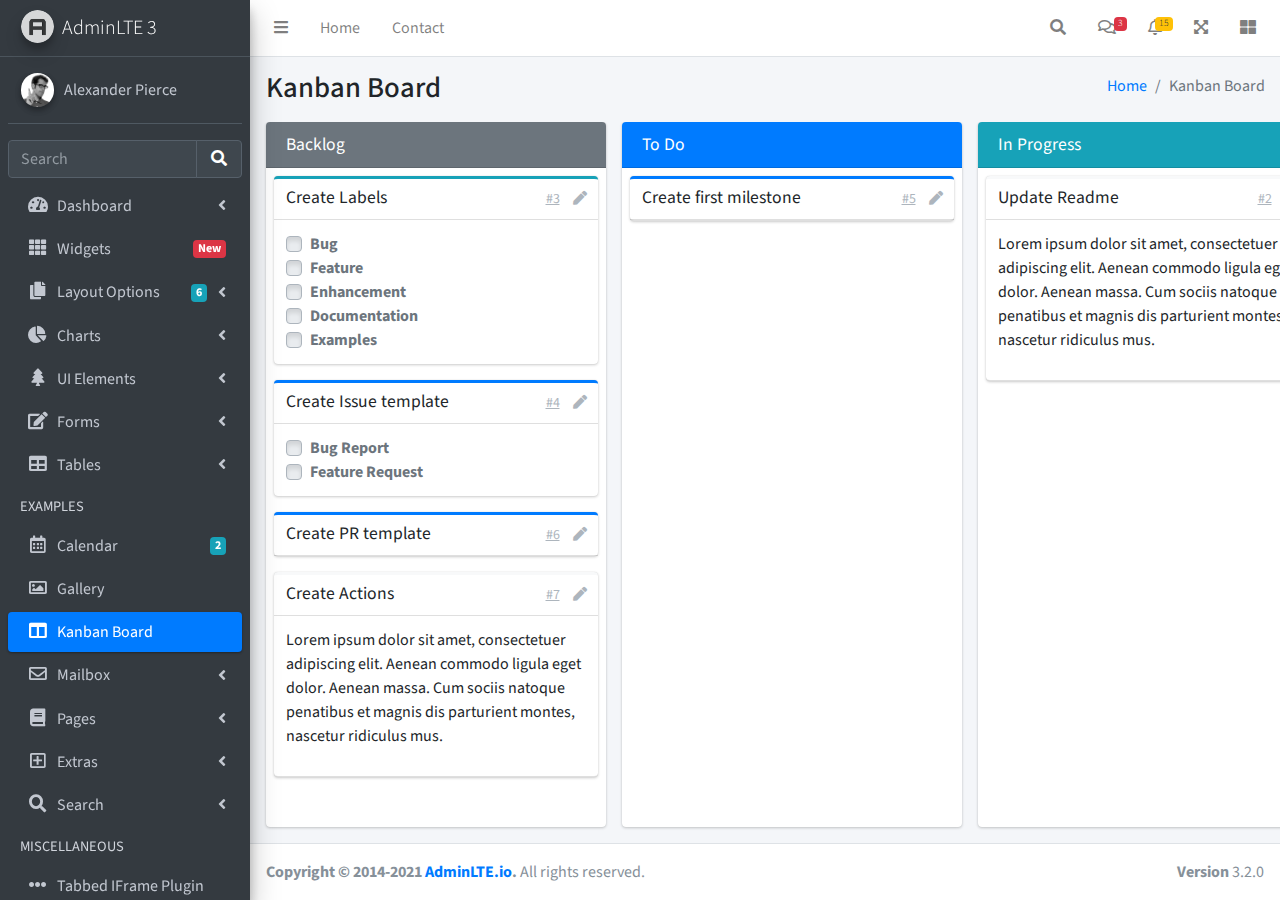
<file: backend/my-dompet-backend/public/temp/pages/kanban.html>
<!DOCTYPE html>
<html lang="en">
<head>
  <meta charset="utf-8">
  <meta name="viewport" content="width=device-width, initial-scale=1">
  <title>AdminLTE 3 | Kanban Board</title>

  <!-- Google Font: Source Sans Pro -->
  <link rel="stylesheet" href="https://fonts.googleapis.com/css?family=Source+Sans+Pro:300,400,400i,700&display=fallback">
  <!-- Font Awesome -->
  <link rel="stylesheet" href="../plugins/fontawesome-free/css/all.min.css">
  <!-- Ekko Lightbox -->
  <link rel="stylesheet" href="../plugins/ekko-lightbox/ekko-lightbox.css">
  <!-- Theme style -->
  <link rel="stylesheet" href="../dist/css/adminlte.min.css">
  <!-- overlayScrollbars -->
  <link rel="stylesheet" href="../plugins/overlayScrollbars/css/OverlayScrollbars.min.css">
</head>
<body class="hold-transition sidebar-mini layout-fixed">
<div class="wrapper">
  <!-- Navbar -->
  <nav class="main-header navbar navbar-expand navbar-white navbar-light">
    <!-- Left navbar links -->
    <ul class="navbar-nav">
      <li class="nav-item">
        <a class="nav-link" data-widget="pushmenu" href="#" role="button"><i class="fas fa-bars"></i></a>
      </li>
      <li class="nav-item d-none d-sm-inline-block">
        <a href="../index3.html" class="nav-link">Home</a>
      </li>
      <li class="nav-item d-none d-sm-inline-block">
        <a href="#" class="nav-link">Contact</a>
      </li>
    </ul>

    <!-- Right navbar links -->
    <ul class="navbar-nav ml-auto">
      <!-- Navbar Search -->
      <li class="nav-item">
        <a class="nav-link" data-widget="navbar-search" href="#" role="button">
          <i class="fas fa-search"></i>
        </a>
        <div class="navbar-search-block">
          <form class="form-inline">
            <div class="input-group input-group-sm">
              <input class="form-control form-control-navbar" type="search" placeholder="Search" aria-label="Search">
              <div class="input-group-append">
                <button class="btn btn-navbar" type="submit">
                  <i class="fas fa-search"></i>
                </button>
                <button class="btn btn-navbar" type="button" data-widget="navbar-search">
                  <i class="fas fa-times"></i>
                </button>
              </div>
            </div>
          </form>
        </div>
      </li>

      <!-- Messages Dropdown Menu -->
      <li class="nav-item dropdown">
        <a class="nav-link" data-toggle="dropdown" href="#">
          <i class="far fa-comments"></i>
          <span class="badge badge-danger navbar-badge">3</span>
        </a>
        <div class="dropdown-menu dropdown-menu-lg dropdown-menu-right">
          <a href="#" class="dropdown-item">
            <!-- Message Start -->
            <div class="media">
              <img src="../dist/img/user1-128x128.jpg" alt="User Avatar" class="img-size-50 mr-3 img-circle">
              <div class="media-body">
                <h3 class="dropdown-item-title">
                  Brad Diesel
                  <span class="float-right text-sm text-danger"><i class="fas fa-star"></i></span>
                </h3>
                <p class="text-sm">Call me whenever you can...</p>
                <p class="text-sm text-muted"><i class="far fa-clock mr-1"></i> 4 Hours Ago</p>
              </div>
            </div>
            <!-- Message End -->
          </a>
          <div class="dropdown-divider"></div>
          <a href="#" class="dropdown-item">
            <!-- Message Start -->
            <div class="media">
              <img src="../dist/img/user8-128x128.jpg" alt="User Avatar" class="img-size-50 img-circle mr-3">
              <div class="media-body">
                <h3 class="dropdown-item-title">
                  John Pierce
                  <span class="float-right text-sm text-muted"><i class="fas fa-star"></i></span>
                </h3>
                <p class="text-sm">I got your message bro</p>
                <p class="text-sm text-muted"><i class="far fa-clock mr-1"></i> 4 Hours Ago</p>
              </div>
            </div>
            <!-- Message End -->
          </a>
          <div class="dropdown-divider"></div>
          <a href="#" class="dropdown-item">
            <!-- Message Start -->
            <div class="media">
              <img src="../dist/img/user3-128x128.jpg" alt="User Avatar" class="img-size-50 img-circle mr-3">
              <div class="media-body">
                <h3 class="dropdown-item-title">
                  Nora Silvester
                  <span class="float-right text-sm text-warning"><i class="fas fa-star"></i></span>
                </h3>
                <p class="text-sm">The subject goes here</p>
                <p class="text-sm text-muted"><i class="far fa-clock mr-1"></i> 4 Hours Ago</p>
              </div>
            </div>
            <!-- Message End -->
          </a>
          <div class="dropdown-divider"></div>
          <a href="#" class="dropdown-item dropdown-footer">See All Messages</a>
        </div>
      </li>
      <!-- Notifications Dropdown Menu -->
      <li class="nav-item dropdown">
        <a class="nav-link" data-toggle="dropdown" href="#">
          <i class="far fa-bell"></i>
          <span class="badge badge-warning navbar-badge">15</span>
        </a>
        <div class="dropdown-menu dropdown-menu-lg dropdown-menu-right">
          <span class="dropdown-item dropdown-header">15 Notifications</span>
          <div class="dropdown-divider"></div>
          <a href="#" class="dropdown-item">
            <i class="fas fa-envelope mr-2"></i> 4 new messages
            <span class="float-right text-muted text-sm">3 mins</span>
          </a>
          <div class="dropdown-divider"></div>
          <a href="#" class="dropdown-item">
            <i class="fas fa-users mr-2"></i> 8 friend requests
            <span class="float-right text-muted text-sm">12 hours</span>
          </a>
          <div class="dropdown-divider"></div>
          <a href="#" class="dropdown-item">
            <i class="fas fa-file mr-2"></i> 3 new reports
            <span class="float-right text-muted text-sm">2 days</span>
          </a>
          <div class="dropdown-divider"></div>
          <a href="#" class="dropdown-item dropdown-footer">See All Notifications</a>
        </div>
      </li>
      <li class="nav-item">
        <a class="nav-link" data-widget="fullscreen" href="#" role="button">
          <i class="fas fa-expand-arrows-alt"></i>
        </a>
      </li>
      <li class="nav-item">
        <a class="nav-link" data-widget="control-sidebar" data-slide="true" href="#" role="button">
          <i class="fas fa-th-large"></i>
        </a>
      </li>
    </ul>
  </nav>
  <!-- /.navbar -->

  <!-- Main Sidebar Container -->
  <aside class="main-sidebar sidebar-dark-primary elevation-4">
    <!-- Brand Logo -->
    <a href="../index3.html" class="brand-link">
      <img src="../dist/img/AdminLTELogo.png" alt="AdminLTE Logo" class="brand-image img-circle elevation-3" style="opacity: .8">
      <span class="brand-text font-weight-light">AdminLTE 3</span>
    </a>

    <!-- Sidebar -->
    <div class="sidebar">
      <!-- Sidebar user panel (optional) -->
      <div class="user-panel mt-3 pb-3 mb-3 d-flex">
        <div class="image">
          <img src="../dist/img/user2-160x160.jpg" class="img-circle elevation-2" alt="User Image">
        </div>
        <div class="info">
          <a href="#" class="d-block">Alexander Pierce</a>
        </div>
      </div>

      <!-- SidebarSearch Form -->
      <div class="form-inline">
        <div class="input-group" data-widget="sidebar-search">
          <input class="form-control form-control-sidebar" type="search" placeholder="Search" aria-label="Search">
          <div class="input-group-append">
            <button class="btn btn-sidebar">
              <i class="fas fa-search fa-fw"></i>
            </button>
          </div>
        </div>
      </div>

      <!-- Sidebar Menu -->
      <nav class="mt-2">
        <ul class="nav nav-pills nav-sidebar flex-column" data-widget="treeview" role="menu" data-accordion="false">
          <!-- Add icons to the links using the .nav-icon class
               with font-awesome or any other icon font library -->
          <li class="nav-item">
            <a href="#" class="nav-link">
              <i class="nav-icon fas fa-tachometer-alt"></i>
              <p>
                Dashboard
                <i class="right fas fa-angle-left"></i>
              </p>
            </a>
            <ul class="nav nav-treeview">
              <li class="nav-item">
                <a href="../index.html" class="nav-link">
                  <i class="far fa-circle nav-icon"></i>
                  <p>Dashboard v1</p>
                </a>
              </li>
              <li class="nav-item">
                <a href="../index2.html" class="nav-link">
                  <i class="far fa-circle nav-icon"></i>
                  <p>Dashboard v2</p>
                </a>
              </li>
              <li class="nav-item">
                <a href="../index3.html" class="nav-link">
                  <i class="far fa-circle nav-icon"></i>
                  <p>Dashboard v3</p>
                </a>
              </li>
            </ul>
          </li>
          <li class="nav-item">
            <a href="widgets.html" class="nav-link">
              <i class="nav-icon fas fa-th"></i>
              <p>
                Widgets
                <span class="right badge badge-danger">New</span>
              </p>
            </a>
          </li>
          <li class="nav-item">
            <a href="#" class="nav-link">
              <i class="nav-icon fas fa-copy"></i>
              <p>
                Layout Options
                <i class="fas fa-angle-left right"></i>
                <span class="badge badge-info right">6</span>
              </p>
            </a>
            <ul class="nav nav-treeview">
              <li class="nav-item">
                <a href="layout/top-nav.html" class="nav-link">
                  <i class="far fa-circle nav-icon"></i>
                  <p>Top Navigation</p>
                </a>
              </li>
              <li class="nav-item">
                <a href="layout/top-nav-sidebar.html" class="nav-link">
                  <i class="far fa-circle nav-icon"></i>
                  <p>Top Navigation + Sidebar</p>
                </a>
              </li>
              <li class="nav-item">
                <a href="layout/boxed.html" class="nav-link">
                  <i class="far fa-circle nav-icon"></i>
                  <p>Boxed</p>
                </a>
              </li>
              <li class="nav-item">
                <a href="layout/fixed-sidebar.html" class="nav-link">
                  <i class="far fa-circle nav-icon"></i>
                  <p>Fixed Sidebar</p>
                </a>
              </li>
              <li class="nav-item">
                <a href="layout/fixed-sidebar-custom.html" class="nav-link">
                  <i class="far fa-circle nav-icon"></i>
                  <p>Fixed Sidebar <small>+ Custom Area</small></p>
                </a>
              </li>
              <li class="nav-item">
                <a href="layout/fixed-topnav.html" class="nav-link">
                  <i class="far fa-circle nav-icon"></i>
                  <p>Fixed Navbar</p>
                </a>
              </li>
              <li class="nav-item">
                <a href="layout/fixed-footer.html" class="nav-link">
                  <i class="far fa-circle nav-icon"></i>
                  <p>Fixed Footer</p>
                </a>
              </li>
              <li class="nav-item">
                <a href="layout/collapsed-sidebar.html" class="nav-link">
                  <i class="far fa-circle nav-icon"></i>
                  <p>Collapsed Sidebar</p>
                </a>
              </li>
            </ul>
          </li>
          <li class="nav-item">
            <a href="#" class="nav-link">
              <i class="nav-icon fas fa-chart-pie"></i>
              <p>
                Charts
                <i class="right fas fa-angle-left"></i>
              </p>
            </a>
            <ul class="nav nav-treeview">
              <li class="nav-item">
                <a href="charts/chartjs.html" class="nav-link">
                  <i class="far fa-circle nav-icon"></i>
                  <p>ChartJS</p>
                </a>
              </li>
              <li class="nav-item">
                <a href="charts/flot.html" class="nav-link">
                  <i class="far fa-circle nav-icon"></i>
                  <p>Flot</p>
                </a>
              </li>
              <li class="nav-item">
                <a href="charts/inline.html" class="nav-link">
                  <i class="far fa-circle nav-icon"></i>
                  <p>Inline</p>
                </a>
              </li>
              <li class="nav-item">
                <a href="charts/uplot.html" class="nav-link">
                  <i class="far fa-circle nav-icon"></i>
                  <p>uPlot</p>
                </a>
              </li>
            </ul>
          </li>
          <li class="nav-item">
            <a href="#" class="nav-link">
              <i class="nav-icon fas fa-tree"></i>
              <p>
                UI Elements
                <i class="fas fa-angle-left right"></i>
              </p>
            </a>
            <ul class="nav nav-treeview">
              <li class="nav-item">
                <a href="UI/general.html" class="nav-link">
                  <i class="far fa-circle nav-icon"></i>
                  <p>General</p>
                </a>
              </li>
              <li class="nav-item">
                <a href="UI/icons.html" class="nav-link">
                  <i class="far fa-circle nav-icon"></i>
                  <p>Icons</p>
                </a>
              </li>
              <li class="nav-item">
                <a href="UI/buttons.html" class="nav-link">
                  <i class="far fa-circle nav-icon"></i>
                  <p>Buttons</p>
                </a>
              </li>
              <li class="nav-item">
                <a href="UI/sliders.html" class="nav-link">
                  <i class="far fa-circle nav-icon"></i>
                  <p>Sliders</p>
                </a>
              </li>
              <li class="nav-item">
                <a href="UI/modals.html" class="nav-link">
                  <i class="far fa-circle nav-icon"></i>
                  <p>Modals & Alerts</p>
                </a>
              </li>
              <li class="nav-item">
                <a href="UI/navbar.html" class="nav-link">
                  <i class="far fa-circle nav-icon"></i>
                  <p>Navbar & Tabs</p>
                </a>
              </li>
              <li class="nav-item">
                <a href="UI/timeline.html" class="nav-link">
                  <i class="far fa-circle nav-icon"></i>
                  <p>Timeline</p>
                </a>
              </li>
              <li class="nav-item">
                <a href="UI/ribbons.html" class="nav-link">
                  <i class="far fa-circle nav-icon"></i>
                  <p>Ribbons</p>
                </a>
              </li>
            </ul>
          </li>
          <li class="nav-item">
            <a href="#" class="nav-link">
              <i class="nav-icon fas fa-edit"></i>
              <p>
                Forms
                <i class="fas fa-angle-left right"></i>
              </p>
            </a>
            <ul class="nav nav-treeview">
              <li class="nav-item">
                <a href="forms/general.html" class="nav-link">
                  <i class="far fa-circle nav-icon"></i>
                  <p>General Elements</p>
                </a>
              </li>
              <li class="nav-item">
                <a href="forms/advanced.html" class="nav-link">
                  <i class="far fa-circle nav-icon"></i>
                  <p>Advanced Elements</p>
                </a>
              </li>
              <li class="nav-item">
                <a href="forms/editors.html" class="nav-link">
                  <i class="far fa-circle nav-icon"></i>
                  <p>Editors</p>
                </a>
              </li>
              <li class="nav-item">
                <a href="forms/validation.html" class="nav-link">
                  <i class="far fa-circle nav-icon"></i>
                  <p>Validation</p>
                </a>
              </li>
            </ul>
          </li>
          <li class="nav-item">
            <a href="#" class="nav-link">
              <i class="nav-icon fas fa-table"></i>
              <p>
                Tables
                <i class="fas fa-angle-left right"></i>
              </p>
            </a>
            <ul class="nav nav-treeview">
              <li class="nav-item">
                <a href="tables/simple.html" class="nav-link">
                  <i class="far fa-circle nav-icon"></i>
                  <p>Simple Tables</p>
                </a>
              </li>
              <li class="nav-item">
                <a href="tables/data.html" class="nav-link">
                  <i class="far fa-circle nav-icon"></i>
                  <p>DataTables</p>
                </a>
              </li>
              <li class="nav-item">
                <a href="tables/jsgrid.html" class="nav-link">
                  <i class="far fa-circle nav-icon"></i>
                  <p>jsGrid</p>
                </a>
              </li>
            </ul>
          </li>
          <li class="nav-header">EXAMPLES</li>
          <li class="nav-item">
            <a href="calendar.html" class="nav-link">
              <i class="nav-icon far fa-calendar-alt"></i>
              <p>
                Calendar
                <span class="badge badge-info right">2</span>
              </p>
            </a>
          </li>
          <li class="nav-item">
            <a href="gallery.html" class="nav-link">
              <i class="nav-icon far fa-image"></i>
              <p>
                Gallery
              </p>
            </a>
          </li>
          <li class="nav-item">
            <a href="kanban.html" class="nav-link active">
              <i class="nav-icon fas fa-columns"></i>
              <p>
                Kanban Board
              </p>
            </a>
          </li>
          <li class="nav-item">
            <a href="#" class="nav-link">
              <i class="nav-icon far fa-envelope"></i>
              <p>
                Mailbox
                <i class="fas fa-angle-left right"></i>
              </p>
            </a>
            <ul class="nav nav-treeview">
              <li class="nav-item">
                <a href="mailbox/mailbox.html" class="nav-link">
                  <i class="far fa-circle nav-icon"></i>
                  <p>Inbox</p>
                </a>
              </li>
              <li class="nav-item">
                <a href="mailbox/compose.html" class="nav-link">
                  <i class="far fa-circle nav-icon"></i>
                  <p>Compose</p>
                </a>
              </li>
              <li class="nav-item">
                <a href="mailbox/read-mail.html" class="nav-link">
                  <i class="far fa-circle nav-icon"></i>
                  <p>Read</p>
                </a>
              </li>
            </ul>
          </li>
          <li class="nav-item">
            <a href="#" class="nav-link">
              <i class="nav-icon fas fa-book"></i>
              <p>
                Pages
                <i class="fas fa-angle-left right"></i>
              </p>
            </a>
            <ul class="nav nav-treeview">
              <li class="nav-item">
                <a href="examples/invoice.html" class="nav-link">
                  <i class="far fa-circle nav-icon"></i>
                  <p>Invoice</p>
                </a>
              </li>
              <li class="nav-item">
                <a href="examples/profile.html" class="nav-link">
                  <i class="far fa-circle nav-icon"></i>
                  <p>Profile</p>
                </a>
              </li>
              <li class="nav-item">
                <a href="examples/e-commerce.html" class="nav-link">
                  <i class="far fa-circle nav-icon"></i>
                  <p>E-commerce</p>
                </a>
              </li>
              <li class="nav-item">
                <a href="examples/projects.html" class="nav-link">
                  <i class="far fa-circle nav-icon"></i>
                  <p>Projects</p>
                </a>
              </li>
              <li class="nav-item">
                <a href="examples/project-add.html" class="nav-link">
                  <i class="far fa-circle nav-icon"></i>
                  <p>Project Add</p>
                </a>
              </li>
              <li class="nav-item">
                <a href="examples/project-edit.html" class="nav-link">
                  <i class="far fa-circle nav-icon"></i>
                  <p>Project Edit</p>
                </a>
              </li>
              <li class="nav-item">
                <a href="examples/project-detail.html" class="nav-link">
                  <i class="far fa-circle nav-icon"></i>
                  <p>Project Detail</p>
                </a>
              </li>
              <li class="nav-item">
                <a href="examples/contacts.html" class="nav-link">
                  <i class="far fa-circle nav-icon"></i>
                  <p>Contacts</p>
                </a>
              </li>
              <li class="nav-item">
                <a href="examples/faq.html" class="nav-link">
                  <i class="far fa-circle nav-icon"></i>
                  <p>FAQ</p>
                </a>
              </li>
              <li class="nav-item">
                <a href="examples/contact-us.html" class="nav-link">
                  <i class="far fa-circle nav-icon"></i>
                  <p>Contact us</p>
                </a>
              </li>
            </ul>
          </li>
          <li class="nav-item">
            <a href="#" class="nav-link">
              <i class="nav-icon far fa-plus-square"></i>
              <p>
                Extras
                <i class="fas fa-angle-left right"></i>
              </p>
            </a>
            <ul class="nav nav-treeview">
              <li class="nav-item">
                <a href="#" class="nav-link">
                  <i class="far fa-circle nav-icon"></i>
                  <p>
                    Login & Register v1
                    <i class="fas fa-angle-left right"></i>
                  </p>
                </a>
                <ul class="nav nav-treeview">
                  <li class="nav-item">
                    <a href="examples/login.html" class="nav-link">
                      <i class="far fa-circle nav-icon"></i>
                      <p>Login v1</p>
                    </a>
                  </li>
                  <li class="nav-item">
                    <a href="examples/register.html" class="nav-link">
                      <i class="far fa-circle nav-icon"></i>
                      <p>Register v1</p>
                    </a>
                  </li>
                  <li class="nav-item">
                    <a href="examples/forgot-password.html" class="nav-link">
                      <i class="far fa-circle nav-icon"></i>
                      <p>Forgot Password v1</p>
                    </a>
                  </li>
                  <li class="nav-item">
                    <a href="examples/recover-password.html" class="nav-link">
                      <i class="far fa-circle nav-icon"></i>
                      <p>Recover Password v1</p>
                    </a>
                  </li>
                </ul>
              </li>
              <li class="nav-item">
                <a href="#" class="nav-link">
                  <i class="far fa-circle nav-icon"></i>
                  <p>
                    Login & Register v2
                    <i class="fas fa-angle-left right"></i>
                  </p>
                </a>
                <ul class="nav nav-treeview">
                  <li class="nav-item">
                    <a href="examples/login-v2.html" class="nav-link">
                      <i class="far fa-circle nav-icon"></i>
                      <p>Login v2</p>
                    </a>
                  </li>
                  <li class="nav-item">
                    <a href="examples/register-v2.html" class="nav-link">
                      <i class="far fa-circle nav-icon"></i>
                      <p>Register v2</p>
                    </a>
                  </li>
                  <li class="nav-item">
                    <a href="examples/forgot-password-v2.html" class="nav-link">
                      <i class="far fa-circle nav-icon"></i>
                      <p>Forgot Password v2</p>
                    </a>
                  </li>
                  <li class="nav-item">
                    <a href="examples/recover-password-v2.html" class="nav-link">
                      <i class="far fa-circle nav-icon"></i>
                      <p>Recover Password v2</p>
                    </a>
                  </li>
                </ul>
              </li>
              <li class="nav-item">
                <a href="examples/lockscreen.html" class="nav-link">
                  <i class="far fa-circle nav-icon"></i>
                  <p>Lockscreen</p>
                </a>
              </li>
              <li class="nav-item">
                <a href="examples/legacy-user-menu.html" class="nav-link">
                  <i class="far fa-circle nav-icon"></i>
                  <p>Legacy User Menu</p>
                </a>
              </li>
              <li class="nav-item">
                <a href="examples/language-menu.html" class="nav-link">
                  <i class="far fa-circle nav-icon"></i>
                  <p>Language Menu</p>
                </a>
              </li>
              <li class="nav-item">
                <a href="examples/404.html" class="nav-link">
                  <i class="far fa-circle nav-icon"></i>
                  <p>Error 404</p>
                </a>
              </li>
              <li class="nav-item">
                <a href="examples/500.html" class="nav-link">
                  <i class="far fa-circle nav-icon"></i>
                  <p>Error 500</p>
                </a>
              </li>
              <li class="nav-item">
                <a href="examples/pace.html" class="nav-link">
                  <i class="far fa-circle nav-icon"></i>
                  <p>Pace</p>
                </a>
              </li>
              <li class="nav-item">
                <a href="examples/blank.html" class="nav-link">
                  <i class="far fa-circle nav-icon"></i>
                  <p>Blank Page</p>
                </a>
              </li>
              <li class="nav-item">
                <a href="../starter.html" class="nav-link">
                  <i class="far fa-circle nav-icon"></i>
                  <p>Starter Page</p>
                </a>
              </li>
            </ul>
          </li>
          <li class="nav-item">
            <a href="#" class="nav-link">
              <i class="nav-icon fas fa-search"></i>
              <p>
                Search
                <i class="fas fa-angle-left right"></i>
              </p>
            </a>
            <ul class="nav nav-treeview">
              <li class="nav-item">
                <a href="search/simple.html" class="nav-link">
                  <i class="far fa-circle nav-icon"></i>
                  <p>Simple Search</p>
                </a>
              </li>
              <li class="nav-item">
                <a href="search/enhanced.html" class="nav-link">
                  <i class="far fa-circle nav-icon"></i>
                  <p>Enhanced</p>
                </a>
              </li>
            </ul>
          </li>
          <li class="nav-header">MISCELLANEOUS</li>
          <li class="nav-item">
            <a href="../iframe.html" class="nav-link">
              <i class="nav-icon fas fa-ellipsis-h"></i>
              <p>Tabbed IFrame Plugin</p>
            </a>
          </li>
          <li class="nav-item">
            <a href="https://adminlte.io/docs/3.1/" class="nav-link">
              <i class="nav-icon fas fa-file"></i>
              <p>Documentation</p>
            </a>
          </li>
          <li class="nav-header">MULTI LEVEL EXAMPLE</li>
          <li class="nav-item">
            <a href="#" class="nav-link">
              <i class="fas fa-circle nav-icon"></i>
              <p>Level 1</p>
            </a>
          </li>
          <li class="nav-item">
            <a href="#" class="nav-link">
              <i class="nav-icon fas fa-circle"></i>
              <p>
                Level 1
                <i class="right fas fa-angle-left"></i>
              </p>
            </a>
            <ul class="nav nav-treeview">
              <li class="nav-item">
                <a href="#" class="nav-link">
                  <i class="far fa-circle nav-icon"></i>
                  <p>Level 2</p>
                </a>
              </li>
              <li class="nav-item">
                <a href="#" class="nav-link">
                  <i class="far fa-circle nav-icon"></i>
                  <p>
                    Level 2
                    <i class="right fas fa-angle-left"></i>
                  </p>
                </a>
                <ul class="nav nav-treeview">
                  <li class="nav-item">
                    <a href="#" class="nav-link">
                      <i class="far fa-dot-circle nav-icon"></i>
                      <p>Level 3</p>
                    </a>
                  </li>
                  <li class="nav-item">
                    <a href="#" class="nav-link">
                      <i class="far fa-dot-circle nav-icon"></i>
                      <p>Level 3</p>
                    </a>
                  </li>
                  <li class="nav-item">
                    <a href="#" class="nav-link">
                      <i class="far fa-dot-circle nav-icon"></i>
                      <p>Level 3</p>
                    </a>
                  </li>
                </ul>
              </li>
              <li class="nav-item">
                <a href="#" class="nav-link">
                  <i class="far fa-circle nav-icon"></i>
                  <p>Level 2</p>
                </a>
              </li>
            </ul>
          </li>
          <li class="nav-item">
            <a href="#" class="nav-link">
              <i class="fas fa-circle nav-icon"></i>
              <p>Level 1</p>
            </a>
          </li>
          <li class="nav-header">LABELS</li>
          <li class="nav-item">
            <a href="#" class="nav-link">
              <i class="nav-icon far fa-circle text-danger"></i>
              <p class="text">Important</p>
            </a>
          </li>
          <li class="nav-item">
            <a href="#" class="nav-link">
              <i class="nav-icon far fa-circle text-warning"></i>
              <p>Warning</p>
            </a>
          </li>
          <li class="nav-item">
            <a href="#" class="nav-link">
              <i class="nav-icon far fa-circle text-info"></i>
              <p>Informational</p>
            </a>
          </li>
        </ul>
      </nav>
      <!-- /.sidebar-menu -->
    </div>
    <!-- /.sidebar -->
  </aside>

  <!-- Content Wrapper. Contains page content -->
  <div class="content-wrapper kanban">
    <section class="content-header">
      <div class="container-fluid">
        <div class="row">
          <div class="col-sm-6">
            <h1>Kanban Board</h1>
          </div>
          <div class="col-sm-6 d-none d-sm-block">
            <ol class="breadcrumb float-sm-right">
              <li class="breadcrumb-item"><a href="#">Home</a></li>
              <li class="breadcrumb-item active">Kanban Board</li>
            </ol>
          </div>
        </div>
      </div>
    </section>

    <section class="content pb-3">
      <div class="container-fluid h-100">
        <div class="card card-row card-secondary">
          <div class="card-header">
            <h3 class="card-title">
              Backlog
            </h3>
          </div>
          <div class="card-body">
            <div class="card card-info card-outline">
              <div class="card-header">
                <h5 class="card-title">Create Labels</h5>
                <div class="card-tools">
                  <a href="#" class="btn btn-tool btn-link">#3</a>
                  <a href="#" class="btn btn-tool">
                    <i class="fas fa-pen"></i>
                  </a>
                </div>
              </div>
              <div class="card-body">
                <div class="custom-control custom-checkbox">
                  <input class="custom-control-input" type="checkbox" id="customCheckbox1" disabled>
                  <label for="customCheckbox1" class="custom-control-label">Bug</label>
                </div>
                <div class="custom-control custom-checkbox">
                  <input class="custom-control-input" type="checkbox" id="customCheckbox2" disabled>
                  <label for="customCheckbox2" class="custom-control-label">Feature</label>
                </div>
                <div class="custom-control custom-checkbox">
                  <input class="custom-control-input" type="checkbox" id="customCheckbox3" disabled>
                  <label for="customCheckbox3" class="custom-control-label">Enhancement</label>
                </div>
                <div class="custom-control custom-checkbox">
                  <input class="custom-control-input" type="checkbox" id="customCheckbox4" disabled>
                  <label for="customCheckbox4" class="custom-control-label">Documentation</label>
                </div>
                <div class="custom-control custom-checkbox">
                  <input class="custom-control-input" type="checkbox" id="customCheckbox5" disabled>
                  <label for="customCheckbox5" class="custom-control-label">Examples</label>
                </div>
              </div>
            </div>
            <div class="card card-primary card-outline">
              <div class="card-header">
                <h5 class="card-title">Create Issue template</h5>
                <div class="card-tools">
                  <a href="#" class="btn btn-tool btn-link">#4</a>
                  <a href="#" class="btn btn-tool">
                    <i class="fas fa-pen"></i>
                  </a>
                </div>
              </div>
              <div class="card-body">
                <div class="custom-control custom-checkbox">
                  <input class="custom-control-input" type="checkbox" id="customCheckbox1_1" disabled>
                  <label for="customCheckbox1_1" class="custom-control-label">Bug Report</label>
                </div>
                <div class="custom-control custom-checkbox">
                  <input class="custom-control-input" type="checkbox" id="customCheckbox1_2" disabled>
                  <label for="customCheckbox1_2" class="custom-control-label">Feature Request</label>
                </div>
              </div>
            </div>
            <div class="card card-primary card-outline">
              <div class="card-header">
                <h5 class="card-title">Create PR template</h5>
                <div class="card-tools">
                  <a href="#" class="btn btn-tool btn-link">#6</a>
                  <a href="#" class="btn btn-tool">
                    <i class="fas fa-pen"></i>
                  </a>
                </div>
              </div>
            </div>
            <div class="card card-light card-outline">
              <div class="card-header">
                <h5 class="card-title">Create Actions</h5>
                <div class="card-tools">
                  <a href="#" class="btn btn-tool btn-link">#7</a>
                  <a href="#" class="btn btn-tool">
                    <i class="fas fa-pen"></i>
                  </a>
                </div>

              </div>
              <div class="card-body">
                <p>
                  Lorem ipsum dolor sit amet, consectetuer adipiscing elit.
                  Aenean commodo ligula eget dolor. Aenean massa.
                  Cum sociis natoque penatibus et magnis dis parturient montes,
                  nascetur ridiculus mus.
                </p>
              </div>
            </div>
          </div>
        </div>
        <div class="card card-row card-primary">
          <div class="card-header">
            <h3 class="card-title">
              To Do
            </h3>
          </div>
          <div class="card-body">
            <div class="card card-primary card-outline">
              <div class="card-header">
                <h5 class="card-title">Create first milestone</h5>
                <div class="card-tools">
                  <a href="#" class="btn btn-tool btn-link">#5</a>
                  <a href="#" class="btn btn-tool">
                    <i class="fas fa-pen"></i>
                  </a>
                </div>
              </div>
            </div>
          </div>
        </div>
        <div class="card card-row card-default">
          <div class="card-header bg-info">
            <h3 class="card-title">
              In Progress
            </h3>
          </div>
          <div class="card-body">
            <div class="card card-light card-outline">
              <div class="card-header">
                <h5 class="card-title">Update Readme</h5>
                <div class="card-tools">
                  <a href="#" class="btn btn-tool btn-link">#2</a>
                  <a href="#" class="btn btn-tool">
                    <i class="fas fa-pen"></i>
                  </a>
                </div>
              </div>
              <div class="card-body">
                <p>
                  Lorem ipsum dolor sit amet, consectetuer adipiscing elit.
                  Aenean commodo ligula eget dolor. Aenean massa.
                  Cum sociis natoque penatibus et magnis dis parturient montes,
                  nascetur ridiculus mus.
                </p>
              </div>
            </div>
          </div>
        </div>
        <div class="card card-row card-success">
          <div class="card-header">
            <h3 class="card-title">
              Done
            </h3>
          </div>
          <div class="card-body">
            <div class="card card-primary card-outline">
              <div class="card-header">
                <h5 class="card-title">Create repo</h5>
                <div class="card-tools">
                  <a href="#" class="btn btn-tool btn-link">#1</a>
                  <a href="#" class="btn btn-tool">
                    <i class="fas fa-pen"></i>
                  </a>
                </div>
              </div>
            </div>
          </div>
        </div>
      </div>
    </section>
  </div>

  <footer class="main-footer">
    <div class="float-right d-none d-sm-block">
      <b>Version</b> 3.2.0
    </div>
    <strong>Copyright &copy; 2014-2021 <a href="https://adminlte.io">AdminLTE.io</a>.</strong> All rights reserved.
  </footer>

  <!-- Control Sidebar -->
  <aside class="control-sidebar control-sidebar-dark">
    <!-- Control sidebar content goes here -->
  </aside>
  <!-- /.control-sidebar -->
</div>
<!-- ./wrapper -->

<!-- jQuery -->
<script src="../plugins/jquery/jquery.min.js"></script>
<!-- Bootstrap -->
<script src="../plugins/bootstrap/js/bootstrap.bundle.min.js"></script>
<!-- Ekko Lightbox -->
<script src="../plugins/ekko-lightbox/ekko-lightbox.min.js"></script>
<!-- overlayScrollbars -->
<script src="../plugins/overlayScrollbars/js/jquery.overlayScrollbars.min.js"></script>
<!-- AdminLTE App -->
<script src="../dist/js/adminlte.min.js"></script>
<!-- Filterizr-->
<script src="../plugins/filterizr/jquery.filterizr.min.js"></script>
<!-- AdminLTE for demo purposes -->
<script src="../dist/js/demo.js"></script>
<!-- Page specific script -->
<script>
  $(function () {

  })
</script>
</body>
</html>
</file>
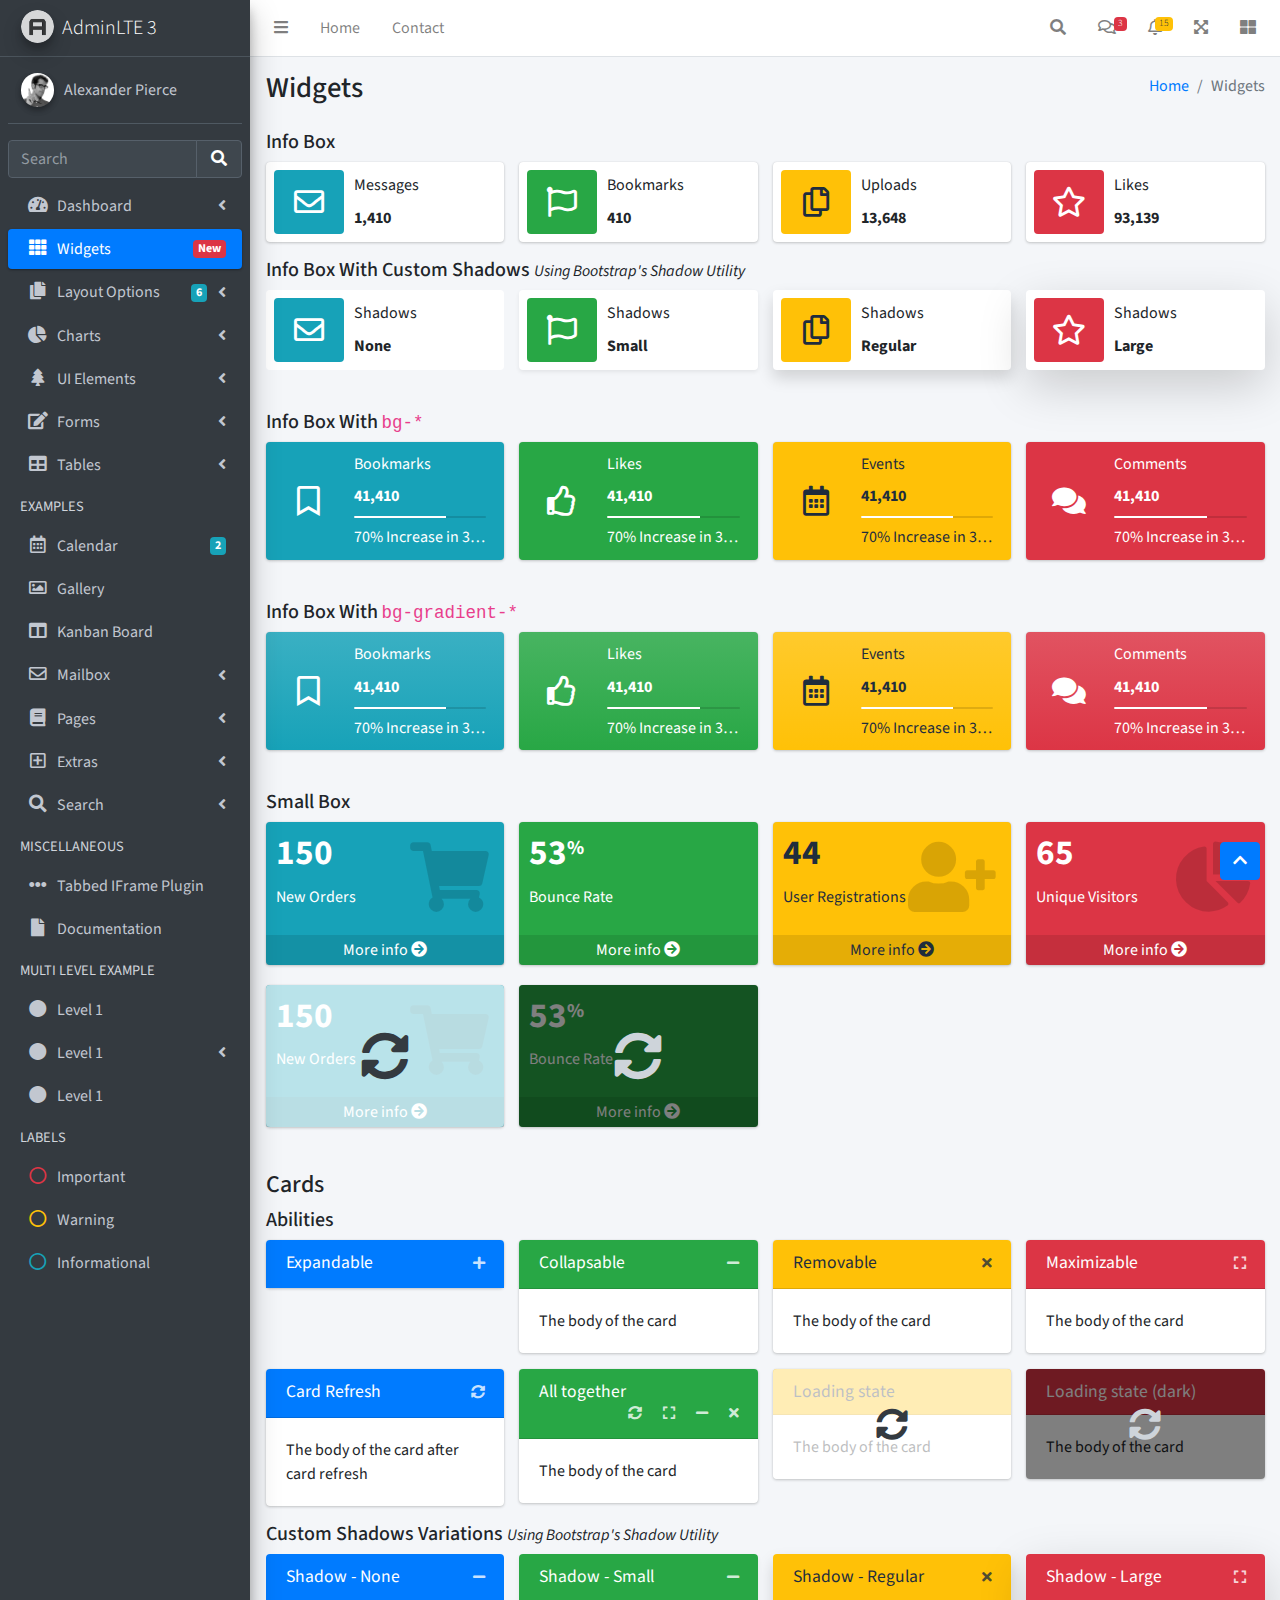
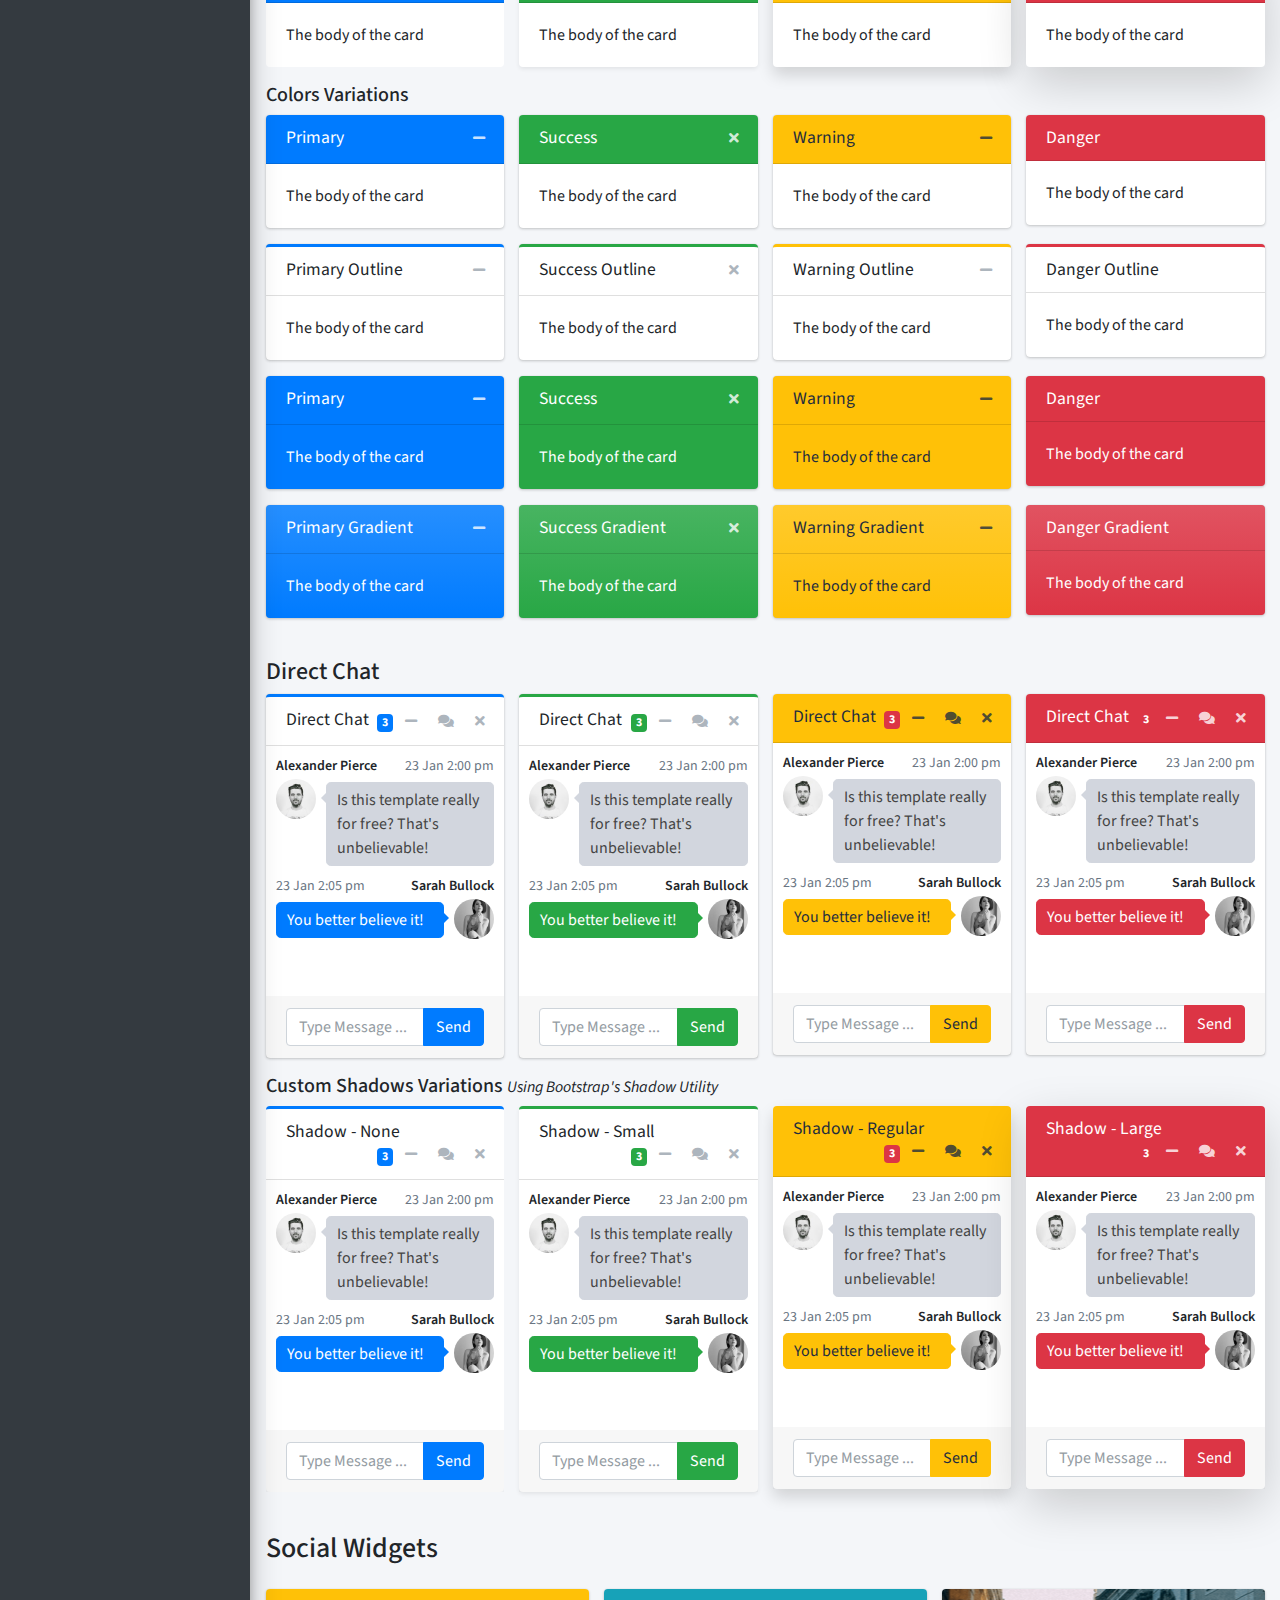
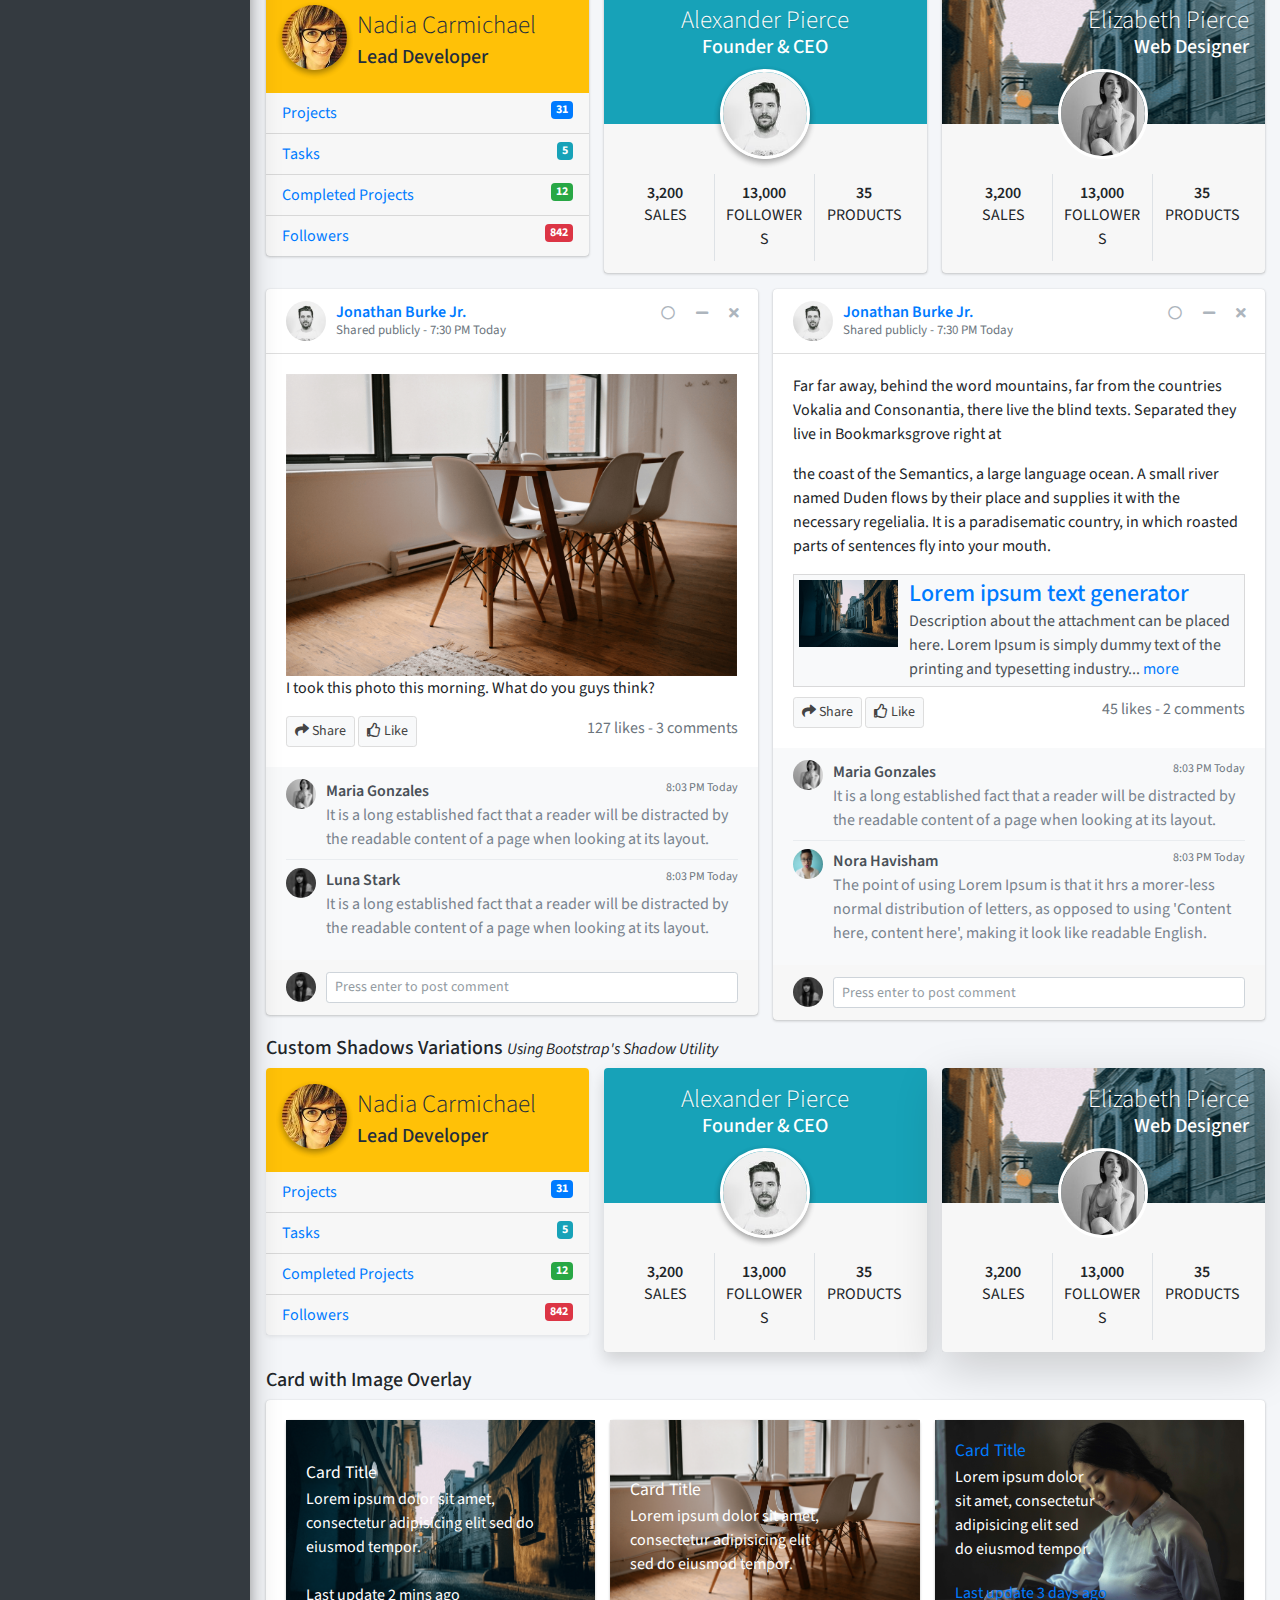
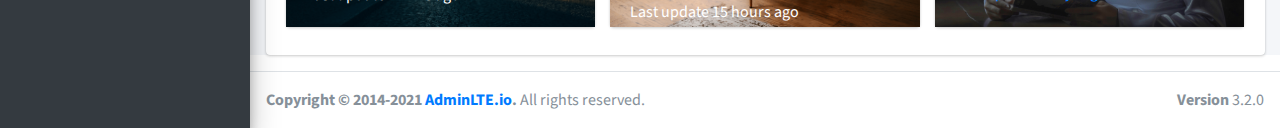
<file: backend/my-dompet-backend/public/temp/pages/widgets.html>
<!DOCTYPE html>
<html lang="en">
<head>
  <meta charset="utf-8">
  <meta name="viewport" content="width=device-width, initial-scale=1">
  <title>AdminLTE 3 | Widgets</title>

  <!-- Google Font: Source Sans Pro -->
  <link rel="stylesheet" href="https://fonts.googleapis.com/css?family=Source+Sans+Pro:300,400,400i,700&display=fallback">
  <!-- Font Awesome -->
  <link rel="stylesheet" href="../plugins/fontawesome-free/css/all.min.css">
  <!-- Ionicons -->
  <link rel="stylesheet" href="https://code.ionicframework.com/ionicons/2.0.1/css/ionicons.min.css">
  <!-- Theme style -->
  <link rel="stylesheet" href="../dist/css/adminlte.min.css">
</head>
<body class="hold-transition sidebar-mini">
<div class="wrapper">
  <!-- Navbar -->
  <nav class="main-header navbar navbar-expand navbar-white navbar-light">
    <!-- Left navbar links -->
    <ul class="navbar-nav">
      <li class="nav-item">
        <a class="nav-link" data-widget="pushmenu" href="#" role="button"><i class="fas fa-bars"></i></a>
      </li>
      <li class="nav-item d-none d-sm-inline-block">
        <a href="../index3.html" class="nav-link">Home</a>
      </li>
      <li class="nav-item d-none d-sm-inline-block">
        <a href="#" class="nav-link">Contact</a>
      </li>
    </ul>

    <!-- Right navbar links -->
    <ul class="navbar-nav ml-auto">
      <!-- Navbar Search -->
      <li class="nav-item">
        <a class="nav-link" data-widget="navbar-search" href="#" role="button">
          <i class="fas fa-search"></i>
        </a>
        <div class="navbar-search-block">
          <form class="form-inline">
            <div class="input-group input-group-sm">
              <input class="form-control form-control-navbar" type="search" placeholder="Search" aria-label="Search">
              <div class="input-group-append">
                <button class="btn btn-navbar" type="submit">
                  <i class="fas fa-search"></i>
                </button>
                <button class="btn btn-navbar" type="button" data-widget="navbar-search">
                  <i class="fas fa-times"></i>
                </button>
              </div>
            </div>
          </form>
        </div>
      </li>

      <!-- Messages Dropdown Menu -->
      <li class="nav-item dropdown">
        <a class="nav-link" data-toggle="dropdown" href="#">
          <i class="far fa-comments"></i>
          <span class="badge badge-danger navbar-badge">3</span>
        </a>
        <div class="dropdown-menu dropdown-menu-lg dropdown-menu-right">
          <a href="#" class="dropdown-item">
            <!-- Message Start -->
            <div class="media">
              <img src="../dist/img/user1-128x128.jpg" alt="User Avatar" class="img-size-50 mr-3 img-circle">
              <div class="media-body">
                <h3 class="dropdown-item-title">
                  Brad Diesel
                  <span class="float-right text-sm text-danger"><i class="fas fa-star"></i></span>
                </h3>
                <p class="text-sm">Call me whenever you can...</p>
                <p class="text-sm text-muted"><i class="far fa-clock mr-1"></i> 4 Hours Ago</p>
              </div>
            </div>
            <!-- Message End -->
          </a>
          <div class="dropdown-divider"></div>
          <a href="#" class="dropdown-item">
            <!-- Message Start -->
            <div class="media">
              <img src="../dist/img/user8-128x128.jpg" alt="User Avatar" class="img-size-50 img-circle mr-3">
              <div class="media-body">
                <h3 class="dropdown-item-title">
                  John Pierce
                  <span class="float-right text-sm text-muted"><i class="fas fa-star"></i></span>
                </h3>
                <p class="text-sm">I got your message bro</p>
                <p class="text-sm text-muted"><i class="far fa-clock mr-1"></i> 4 Hours Ago</p>
              </div>
            </div>
            <!-- Message End -->
          </a>
          <div class="dropdown-divider"></div>
          <a href="#" class="dropdown-item">
            <!-- Message Start -->
            <div class="media">
              <img src="../dist/img/user3-128x128.jpg" alt="User Avatar" class="img-size-50 img-circle mr-3">
              <div class="media-body">
                <h3 class="dropdown-item-title">
                  Nora Silvester
                  <span class="float-right text-sm text-warning"><i class="fas fa-star"></i></span>
                </h3>
                <p class="text-sm">The subject goes here</p>
                <p class="text-sm text-muted"><i class="far fa-clock mr-1"></i> 4 Hours Ago</p>
              </div>
            </div>
            <!-- Message End -->
          </a>
          <div class="dropdown-divider"></div>
          <a href="#" class="dropdown-item dropdown-footer">See All Messages</a>
        </div>
      </li>
      <!-- Notifications Dropdown Menu -->
      <li class="nav-item dropdown">
        <a class="nav-link" data-toggle="dropdown" href="#">
          <i class="far fa-bell"></i>
          <span class="badge badge-warning navbar-badge">15</span>
        </a>
        <div class="dropdown-menu dropdown-menu-lg dropdown-menu-right">
          <span class="dropdown-item dropdown-header">15 Notifications</span>
          <div class="dropdown-divider"></div>
          <a href="#" class="dropdown-item">
            <i class="fas fa-envelope mr-2"></i> 4 new messages
            <span class="float-right text-muted text-sm">3 mins</span>
          </a>
          <div class="dropdown-divider"></div>
          <a href="#" class="dropdown-item">
            <i class="fas fa-users mr-2"></i> 8 friend requests
            <span class="float-right text-muted text-sm">12 hours</span>
          </a>
          <div class="dropdown-divider"></div>
          <a href="#" class="dropdown-item">
            <i class="fas fa-file mr-2"></i> 3 new reports
            <span class="float-right text-muted text-sm">2 days</span>
          </a>
          <div class="dropdown-divider"></div>
          <a href="#" class="dropdown-item dropdown-footer">See All Notifications</a>
        </div>
      </li>
      <li class="nav-item">
        <a class="nav-link" data-widget="fullscreen" href="#" role="button">
          <i class="fas fa-expand-arrows-alt"></i>
        </a>
      </li>
      <li class="nav-item">
        <a class="nav-link" data-widget="control-sidebar" data-slide="true" href="#" role="button">
          <i class="fas fa-th-large"></i>
        </a>
      </li>
    </ul>
  </nav>
  <!-- /.navbar -->

  <!-- Main Sidebar Container -->
  <aside class="main-sidebar sidebar-dark-primary elevation-4">
    <!-- Brand Logo -->
    <a href="../index3.html" class="brand-link">
      <img src="../dist/img/AdminLTELogo.png" alt="AdminLTE Logo" class="brand-image img-circle elevation-3" style="opacity: .8">
      <span class="brand-text font-weight-light">AdminLTE 3</span>
    </a>

    <!-- Sidebar -->
    <div class="sidebar">
      <!-- Sidebar user panel (optional) -->
      <div class="user-panel mt-3 pb-3 mb-3 d-flex">
        <div class="image">
          <img src="../dist/img/user2-160x160.jpg" class="img-circle elevation-2" alt="User Image">
        </div>
        <div class="info">
          <a href="#" class="d-block">Alexander Pierce</a>
        </div>
      </div>

      <!-- SidebarSearch Form -->
      <div class="form-inline">
        <div class="input-group" data-widget="sidebar-search">
          <input class="form-control form-control-sidebar" type="search" placeholder="Search" aria-label="Search">
          <div class="input-group-append">
            <button class="btn btn-sidebar">
              <i class="fas fa-search fa-fw"></i>
            </button>
          </div>
        </div>
      </div>

      <!-- Sidebar Menu -->
      <nav class="mt-2">
        <ul class="nav nav-pills nav-sidebar flex-column" data-widget="treeview" role="menu" data-accordion="false">
          <!-- Add icons to the links using the .nav-icon class
               with font-awesome or any other icon font library -->
          <li class="nav-item">
            <a href="#" class="nav-link">
              <i class="nav-icon fas fa-tachometer-alt"></i>
              <p>
                Dashboard
                <i class="right fas fa-angle-left"></i>
              </p>
            </a>
            <ul class="nav nav-treeview">
              <li class="nav-item">
                <a href="../index.html" class="nav-link">
                  <i class="far fa-circle nav-icon"></i>
                  <p>Dashboard v1</p>
                </a>
              </li>
              <li class="nav-item">
                <a href="../index2.html" class="nav-link">
                  <i class="far fa-circle nav-icon"></i>
                  <p>Dashboard v2</p>
                </a>
              </li>
              <li class="nav-item">
                <a href="../index3.html" class="nav-link">
                  <i class="far fa-circle nav-icon"></i>
                  <p>Dashboard v3</p>
                </a>
              </li>
            </ul>
          </li>
          <li class="nav-item">
            <a href="widgets.html" class="nav-link active">
              <i class="nav-icon fas fa-th"></i>
              <p>
                Widgets
                <span class="right badge badge-danger">New</span>
              </p>
            </a>
          </li>
          <li class="nav-item">
            <a href="#" class="nav-link">
              <i class="nav-icon fas fa-copy"></i>
              <p>
                Layout Options
                <i class="fas fa-angle-left right"></i>
                <span class="badge badge-info right">6</span>
              </p>
            </a>
            <ul class="nav nav-treeview">
              <li class="nav-item">
                <a href="layout/top-nav.html" class="nav-link">
                  <i class="far fa-circle nav-icon"></i>
                  <p>Top Navigation</p>
                </a>
              </li>
              <li class="nav-item">
                <a href="layout/top-nav-sidebar.html" class="nav-link">
                  <i class="far fa-circle nav-icon"></i>
                  <p>Top Navigation + Sidebar</p>
                </a>
              </li>
              <li class="nav-item">
                <a href="layout/boxed.html" class="nav-link">
                  <i class="far fa-circle nav-icon"></i>
                  <p>Boxed</p>
                </a>
              </li>
              <li class="nav-item">
                <a href="layout/fixed-sidebar.html" class="nav-link">
                  <i class="far fa-circle nav-icon"></i>
                  <p>Fixed Sidebar</p>
                </a>
              </li>
              <li class="nav-item">
                <a href="layout/fixed-sidebar-custom.html" class="nav-link">
                  <i class="far fa-circle nav-icon"></i>
                  <p>Fixed Sidebar <small>+ Custom Area</small></p>
                </a>
              </li>
              <li class="nav-item">
                <a href="layout/fixed-topnav.html" class="nav-link">
                  <i class="far fa-circle nav-icon"></i>
                  <p>Fixed Navbar</p>
                </a>
              </li>
              <li class="nav-item">
                <a href="layout/fixed-footer.html" class="nav-link">
                  <i class="far fa-circle nav-icon"></i>
                  <p>Fixed Footer</p>
                </a>
              </li>
              <li class="nav-item">
                <a href="layout/collapsed-sidebar.html" class="nav-link">
                  <i class="far fa-circle nav-icon"></i>
                  <p>Collapsed Sidebar</p>
                </a>
              </li>
            </ul>
          </li>
          <li class="nav-item">
            <a href="#" class="nav-link">
              <i class="nav-icon fas fa-chart-pie"></i>
              <p>
                Charts
                <i class="right fas fa-angle-left"></i>
              </p>
            </a>
            <ul class="nav nav-treeview">
              <li class="nav-item">
                <a href="charts/chartjs.html" class="nav-link">
                  <i class="far fa-circle nav-icon"></i>
                  <p>ChartJS</p>
                </a>
              </li>
              <li class="nav-item">
                <a href="charts/flot.html" class="nav-link">
                  <i class="far fa-circle nav-icon"></i>
                  <p>Flot</p>
                </a>
              </li>
              <li class="nav-item">
                <a href="charts/inline.html" class="nav-link">
                  <i class="far fa-circle nav-icon"></i>
                  <p>Inline</p>
                </a>
              </li>
              <li class="nav-item">
                <a href="charts/uplot.html" class="nav-link">
                  <i class="far fa-circle nav-icon"></i>
                  <p>uPlot</p>
                </a>
              </li>
            </ul>
          </li>
          <li class="nav-item">
            <a href="#" class="nav-link">
              <i class="nav-icon fas fa-tree"></i>
              <p>
                UI Elements
                <i class="fas fa-angle-left right"></i>
              </p>
            </a>
            <ul class="nav nav-treeview">
              <li class="nav-item">
                <a href="UI/general.html" class="nav-link">
                  <i class="far fa-circle nav-icon"></i>
                  <p>General</p>
                </a>
              </li>
              <li class="nav-item">
                <a href="UI/icons.html" class="nav-link">
                  <i class="far fa-circle nav-icon"></i>
                  <p>Icons</p>
                </a>
              </li>
              <li class="nav-item">
                <a href="UI/buttons.html" class="nav-link">
                  <i class="far fa-circle nav-icon"></i>
                  <p>Buttons</p>
                </a>
              </li>
              <li class="nav-item">
                <a href="UI/sliders.html" class="nav-link">
                  <i class="far fa-circle nav-icon"></i>
                  <p>Sliders</p>
                </a>
              </li>
              <li class="nav-item">
                <a href="UI/modals.html" class="nav-link">
                  <i class="far fa-circle nav-icon"></i>
                  <p>Modals & Alerts</p>
                </a>
              </li>
              <li class="nav-item">
                <a href="UI/navbar.html" class="nav-link">
                  <i class="far fa-circle nav-icon"></i>
                  <p>Navbar & Tabs</p>
                </a>
              </li>
              <li class="nav-item">
                <a href="UI/timeline.html" class="nav-link">
                  <i class="far fa-circle nav-icon"></i>
                  <p>Timeline</p>
                </a>
              </li>
              <li class="nav-item">
                <a href="UI/ribbons.html" class="nav-link">
                  <i class="far fa-circle nav-icon"></i>
                  <p>Ribbons</p>
                </a>
              </li>
            </ul>
          </li>
          <li class="nav-item">
            <a href="#" class="nav-link">
              <i class="nav-icon fas fa-edit"></i>
              <p>
                Forms
                <i class="fas fa-angle-left right"></i>
              </p>
            </a>
            <ul class="nav nav-treeview">
              <li class="nav-item">
                <a href="forms/general.html" class="nav-link">
                  <i class="far fa-circle nav-icon"></i>
                  <p>General Elements</p>
                </a>
              </li>
              <li class="nav-item">
                <a href="forms/advanced.html" class="nav-link">
                  <i class="far fa-circle nav-icon"></i>
                  <p>Advanced Elements</p>
                </a>
              </li>
              <li class="nav-item">
                <a href="forms/editors.html" class="nav-link">
                  <i class="far fa-circle nav-icon"></i>
                  <p>Editors</p>
                </a>
              </li>
              <li class="nav-item">
                <a href="forms/validation.html" class="nav-link">
                  <i class="far fa-circle nav-icon"></i>
                  <p>Validation</p>
                </a>
              </li>
            </ul>
          </li>
          <li class="nav-item">
            <a href="#" class="nav-link">
              <i class="nav-icon fas fa-table"></i>
              <p>
                Tables
                <i class="fas fa-angle-left right"></i>
              </p>
            </a>
            <ul class="nav nav-treeview">
              <li class="nav-item">
                <a href="tables/simple.html" class="nav-link">
                  <i class="far fa-circle nav-icon"></i>
                  <p>Simple Tables</p>
                </a>
              </li>
              <li class="nav-item">
                <a href="tables/data.html" class="nav-link">
                  <i class="far fa-circle nav-icon"></i>
                  <p>DataTables</p>
                </a>
              </li>
              <li class="nav-item">
                <a href="tables/jsgrid.html" class="nav-link">
                  <i class="far fa-circle nav-icon"></i>
                  <p>jsGrid</p>
                </a>
              </li>
            </ul>
          </li>
          <li class="nav-header">EXAMPLES</li>
          <li class="nav-item">
            <a href="calendar.html" class="nav-link">
              <i class="nav-icon far fa-calendar-alt"></i>
              <p>
                Calendar
                <span class="badge badge-info right">2</span>
              </p>
            </a>
          </li>
          <li class="nav-item">
            <a href="gallery.html" class="nav-link">
              <i class="nav-icon far fa-image"></i>
              <p>
                Gallery
              </p>
            </a>
          </li>
          <li class="nav-item">
            <a href="kanban.html" class="nav-link">
              <i class="nav-icon fas fa-columns"></i>
              <p>
                Kanban Board
              </p>
            </a>
          </li>
          <li class="nav-item">
            <a href="#" class="nav-link">
              <i class="nav-icon far fa-envelope"></i>
              <p>
                Mailbox
                <i class="fas fa-angle-left right"></i>
              </p>
            </a>
            <ul class="nav nav-treeview">
              <li class="nav-item">
                <a href="mailbox/mailbox.html" class="nav-link">
                  <i class="far fa-circle nav-icon"></i>
                  <p>Inbox</p>
                </a>
              </li>
              <li class="nav-item">
                <a href="mailbox/compose.html" class="nav-link">
                  <i class="far fa-circle nav-icon"></i>
                  <p>Compose</p>
                </a>
              </li>
              <li class="nav-item">
                <a href="mailbox/read-mail.html" class="nav-link">
                  <i class="far fa-circle nav-icon"></i>
                  <p>Read</p>
                </a>
              </li>
            </ul>
          </li>
          <li class="nav-item">
            <a href="#" class="nav-link">
              <i class="nav-icon fas fa-book"></i>
              <p>
                Pages
                <i class="fas fa-angle-left right"></i>
              </p>
            </a>
            <ul class="nav nav-treeview">
              <li class="nav-item">
                <a href="examples/invoice.html" class="nav-link">
                  <i class="far fa-circle nav-icon"></i>
                  <p>Invoice</p>
                </a>
              </li>
              <li class="nav-item">
                <a href="examples/profile.html" class="nav-link">
                  <i class="far fa-circle nav-icon"></i>
                  <p>Profile</p>
                </a>
              </li>
              <li class="nav-item">
                <a href="examples/e-commerce.html" class="nav-link">
                  <i class="far fa-circle nav-icon"></i>
                  <p>E-commerce</p>
                </a>
              </li>
              <li class="nav-item">
                <a href="examples/projects.html" class="nav-link">
                  <i class="far fa-circle nav-icon"></i>
                  <p>Projects</p>
                </a>
              </li>
              <li class="nav-item">
                <a href="examples/project-add.html" class="nav-link">
                  <i class="far fa-circle nav-icon"></i>
                  <p>Project Add</p>
                </a>
              </li>
              <li class="nav-item">
                <a href="examples/project-edit.html" class="nav-link">
                  <i class="far fa-circle nav-icon"></i>
                  <p>Project Edit</p>
                </a>
              </li>
              <li class="nav-item">
                <a href="examples/project-detail.html" class="nav-link">
                  <i class="far fa-circle nav-icon"></i>
                  <p>Project Detail</p>
                </a>
              </li>
              <li class="nav-item">
                <a href="examples/contacts.html" class="nav-link">
                  <i class="far fa-circle nav-icon"></i>
                  <p>Contacts</p>
                </a>
              </li>
              <li class="nav-item">
                <a href="examples/faq.html" class="nav-link">
                  <i class="far fa-circle nav-icon"></i>
                  <p>FAQ</p>
                </a>
              </li>
              <li class="nav-item">
                <a href="examples/contact-us.html" class="nav-link">
                  <i class="far fa-circle nav-icon"></i>
                  <p>Contact us</p>
                </a>
              </li>
            </ul>
          </li>
          <li class="nav-item">
            <a href="#" class="nav-link">
              <i class="nav-icon far fa-plus-square"></i>
              <p>
                Extras
                <i class="fas fa-angle-left right"></i>
              </p>
            </a>
            <ul class="nav nav-treeview">
              <li class="nav-item">
                <a href="#" class="nav-link">
                  <i class="far fa-circle nav-icon"></i>
                  <p>
                    Login & Register v1
                    <i class="fas fa-angle-left right"></i>
                  </p>
                </a>
                <ul class="nav nav-treeview">
                  <li class="nav-item">
                    <a href="examples/login.html" class="nav-link">
                      <i class="far fa-circle nav-icon"></i>
                      <p>Login v1</p>
                    </a>
                  </li>
                  <li class="nav-item">
                    <a href="examples/register.html" class="nav-link">
                      <i class="far fa-circle nav-icon"></i>
                      <p>Register v1</p>
                    </a>
                  </li>
                  <li class="nav-item">
                    <a href="examples/forgot-password.html" class="nav-link">
                      <i class="far fa-circle nav-icon"></i>
                      <p>Forgot Password v1</p>
                    </a>
                  </li>
                  <li class="nav-item">
                    <a href="examples/recover-password.html" class="nav-link">
                      <i class="far fa-circle nav-icon"></i>
                      <p>Recover Password v1</p>
                    </a>
                  </li>
                </ul>
              </li>
              <li class="nav-item">
                <a href="#" class="nav-link">
                  <i class="far fa-circle nav-icon"></i>
                  <p>
                    Login & Register v2
                    <i class="fas fa-angle-left right"></i>
                  </p>
                </a>
                <ul class="nav nav-treeview">
                  <li class="nav-item">
                    <a href="examples/login-v2.html" class="nav-link">
                      <i class="far fa-circle nav-icon"></i>
                      <p>Login v2</p>
                    </a>
                  </li>
                  <li class="nav-item">
                    <a href="examples/register-v2.html" class="nav-link">
                      <i class="far fa-circle nav-icon"></i>
                      <p>Register v2</p>
                    </a>
                  </li>
                  <li class="nav-item">
                    <a href="examples/forgot-password-v2.html" class="nav-link">
                      <i class="far fa-circle nav-icon"></i>
                      <p>Forgot Password v2</p>
                    </a>
                  </li>
                  <li class="nav-item">
                    <a href="examples/recover-password-v2.html" class="nav-link">
                      <i class="far fa-circle nav-icon"></i>
                      <p>Recover Password v2</p>
                    </a>
                  </li>
                </ul>
              </li>
              <li class="nav-item">
                <a href="examples/lockscreen.html" class="nav-link">
                  <i class="far fa-circle nav-icon"></i>
                  <p>Lockscreen</p>
                </a>
              </li>
              <li class="nav-item">
                <a href="examples/legacy-user-menu.html" class="nav-link">
                  <i class="far fa-circle nav-icon"></i>
                  <p>Legacy User Menu</p>
                </a>
              </li>
              <li class="nav-item">
                <a href="examples/language-menu.html" class="nav-link">
                  <i class="far fa-circle nav-icon"></i>
                  <p>Language Menu</p>
                </a>
              </li>
              <li class="nav-item">
                <a href="examples/404.html" class="nav-link">
                  <i class="far fa-circle nav-icon"></i>
                  <p>Error 404</p>
                </a>
              </li>
              <li class="nav-item">
                <a href="examples/500.html" class="nav-link">
                  <i class="far fa-circle nav-icon"></i>
                  <p>Error 500</p>
                </a>
              </li>
              <li class="nav-item">
                <a href="examples/pace.html" class="nav-link">
                  <i class="far fa-circle nav-icon"></i>
                  <p>Pace</p>
                </a>
              </li>
              <li class="nav-item">
                <a href="examples/blank.html" class="nav-link">
                  <i class="far fa-circle nav-icon"></i>
                  <p>Blank Page</p>
                </a>
              </li>
              <li class="nav-item">
                <a href="../starter.html" class="nav-link">
                  <i class="far fa-circle nav-icon"></i>
                  <p>Starter Page</p>
                </a>
              </li>
            </ul>
          </li>
          <li class="nav-item">
            <a href="#" class="nav-link">
              <i class="nav-icon fas fa-search"></i>
              <p>
                Search
                <i class="fas fa-angle-left right"></i>
              </p>
            </a>
            <ul class="nav nav-treeview">
              <li class="nav-item">
                <a href="search/simple.html" class="nav-link">
                  <i class="far fa-circle nav-icon"></i>
                  <p>Simple Search</p>
                </a>
              </li>
              <li class="nav-item">
                <a href="search/enhanced.html" class="nav-link">
                  <i class="far fa-circle nav-icon"></i>
                  <p>Enhanced</p>
                </a>
              </li>
            </ul>
          </li>
          <li class="nav-header">MISCELLANEOUS</li>
          <li class="nav-item">
            <a href="../iframe.html" class="nav-link">
              <i class="nav-icon fas fa-ellipsis-h"></i>
              <p>Tabbed IFrame Plugin</p>
            </a>
          </li>
          <li class="nav-item">
            <a href="https://adminlte.io/docs/3.1/" class="nav-link">
              <i class="nav-icon fas fa-file"></i>
              <p>Documentation</p>
            </a>
          </li>
          <li class="nav-header">MULTI LEVEL EXAMPLE</li>
          <li class="nav-item">
            <a href="#" class="nav-link">
              <i class="fas fa-circle nav-icon"></i>
              <p>Level 1</p>
            </a>
          </li>
          <li class="nav-item">
            <a href="#" class="nav-link">
              <i class="nav-icon fas fa-circle"></i>
              <p>
                Level 1
                <i class="right fas fa-angle-left"></i>
              </p>
            </a>
            <ul class="nav nav-treeview">
              <li class="nav-item">
                <a href="#" class="nav-link">
                  <i class="far fa-circle nav-icon"></i>
                  <p>Level 2</p>
                </a>
              </li>
              <li class="nav-item">
                <a href="#" class="nav-link">
                  <i class="far fa-circle nav-icon"></i>
                  <p>
                    Level 2
                    <i class="right fas fa-angle-left"></i>
                  </p>
                </a>
                <ul class="nav nav-treeview">
                  <li class="nav-item">
                    <a href="#" class="nav-link">
                      <i class="far fa-dot-circle nav-icon"></i>
                      <p>Level 3</p>
                    </a>
                  </li>
                  <li class="nav-item">
                    <a href="#" class="nav-link">
                      <i class="far fa-dot-circle nav-icon"></i>
                      <p>Level 3</p>
                    </a>
                  </li>
                  <li class="nav-item">
                    <a href="#" class="nav-link">
                      <i class="far fa-dot-circle nav-icon"></i>
                      <p>Level 3</p>
                    </a>
                  </li>
                </ul>
              </li>
              <li class="nav-item">
                <a href="#" class="nav-link">
                  <i class="far fa-circle nav-icon"></i>
                  <p>Level 2</p>
                </a>
              </li>
            </ul>
          </li>
          <li class="nav-item">
            <a href="#" class="nav-link">
              <i class="fas fa-circle nav-icon"></i>
              <p>Level 1</p>
            </a>
          </li>
          <li class="nav-header">LABELS</li>
          <li class="nav-item">
            <a href="#" class="nav-link">
              <i class="nav-icon far fa-circle text-danger"></i>
              <p class="text">Important</p>
            </a>
          </li>
          <li class="nav-item">
            <a href="#" class="nav-link">
              <i class="nav-icon far fa-circle text-warning"></i>
              <p>Warning</p>
            </a>
          </li>
          <li class="nav-item">
            <a href="#" class="nav-link">
              <i class="nav-icon far fa-circle text-info"></i>
              <p>Informational</p>
            </a>
          </li>
        </ul>
      </nav>
      <!-- /.sidebar-menu -->
    </div>
    <!-- /.sidebar -->
  </aside>

  <!-- Content Wrapper. Contains page content -->
  <div class="content-wrapper">
    <!-- Content Header (Page header) -->
    <section class="content-header">
      <div class="container-fluid">
        <div class="row mb-2">
          <div class="col-sm-6">
            <h1>Widgets</h1>
          </div>
          <div class="col-sm-6">
            <ol class="breadcrumb float-sm-right">
              <li class="breadcrumb-item"><a href="#">Home</a></li>
              <li class="breadcrumb-item active">Widgets</li>
            </ol>
          </div>
        </div>
      </div><!-- /.container-fluid -->
    </section>

    <!-- Main content -->
    <section class="content">
      <div class="container-fluid">
        <h5 class="mb-2">Info Box</h5>
        <div class="row">
          <div class="col-md-3 col-sm-6 col-12">
            <div class="info-box">
              <span class="info-box-icon bg-info"><i class="far fa-envelope"></i></span>

              <div class="info-box-content">
                <span class="info-box-text">Messages</span>
                <span class="info-box-number">1,410</span>
              </div>
              <!-- /.info-box-content -->
            </div>
            <!-- /.info-box -->
          </div>
          <!-- /.col -->
          <div class="col-md-3 col-sm-6 col-12">
            <div class="info-box">
              <span class="info-box-icon bg-success"><i class="far fa-flag"></i></span>

              <div class="info-box-content">
                <span class="info-box-text">Bookmarks</span>
                <span class="info-box-number">410</span>
              </div>
              <!-- /.info-box-content -->
            </div>
            <!-- /.info-box -->
          </div>
          <!-- /.col -->
          <div class="col-md-3 col-sm-6 col-12">
            <div class="info-box">
              <span class="info-box-icon bg-warning"><i class="far fa-copy"></i></span>

              <div class="info-box-content">
                <span class="info-box-text">Uploads</span>
                <span class="info-box-number">13,648</span>
              </div>
              <!-- /.info-box-content -->
            </div>
            <!-- /.info-box -->
          </div>
          <!-- /.col -->
          <div class="col-md-3 col-sm-6 col-12">
            <div class="info-box">
              <span class="info-box-icon bg-danger"><i class="far fa-star"></i></span>

              <div class="info-box-content">
                <span class="info-box-text">Likes</span>
                <span class="info-box-number">93,139</span>
              </div>
              <!-- /.info-box-content -->
            </div>
            <!-- /.info-box -->
          </div>
          <!-- /.col -->
        </div>
        <!-- /.row -->

        <!-- =========================================================== -->
        <h5 class="mb-2">Info Box With Custom Shadows <small><i>Using Bootstrap's Shadow Utility</i></small></h5>
        <div class="row">
          <div class="col-md-3 col-sm-6 col-12">
            <div class="info-box shadow-none">
              <span class="info-box-icon bg-info"><i class="far fa-envelope"></i></span>

              <div class="info-box-content">
                <span class="info-box-text">Shadows</span>
                <span class="info-box-number">None</span>
              </div>
              <!-- /.info-box-content -->
            </div>
            <!-- /.info-box -->
          </div>
          <!-- /.col -->
          <div class="col-md-3 col-sm-6 col-12">
            <div class="info-box shadow-sm">
              <span class="info-box-icon bg-success"><i class="far fa-flag"></i></span>

              <div class="info-box-content">
                <span class="info-box-text">Shadows</span>
                <span class="info-box-number">Small</span>
              </div>
              <!-- /.info-box-content -->
            </div>
            <!-- /.info-box -->
          </div>
          <!-- /.col -->
          <div class="col-md-3 col-sm-6 col-12">
            <div class="info-box shadow">
              <span class="info-box-icon bg-warning"><i class="far fa-copy"></i></span>

              <div class="info-box-content">
                <span class="info-box-text">Shadows</span>
                <span class="info-box-number">Regular</span>
              </div>
              <!-- /.info-box-content -->
            </div>
            <!-- /.info-box -->
          </div>
          <!-- /.col -->
          <div class="col-md-3 col-sm-6 col-12">
            <div class="info-box shadow-lg">
              <span class="info-box-icon bg-danger"><i class="far fa-star"></i></span>

              <div class="info-box-content">
                <span class="info-box-text">Shadows</span>
                <span class="info-box-number">Large</span>
              </div>
              <!-- /.info-box-content -->
            </div>
            <!-- /.info-box -->
          </div>
          <!-- /.col -->
        </div>
        <!-- /.row -->

        <!-- =========================================================== -->
        <h5 class="mt-4 mb-2">Info Box With <code>bg-*</code></h5>
        <div class="row">
          <div class="col-md-3 col-sm-6 col-12">
            <div class="info-box bg-info">
              <span class="info-box-icon"><i class="far fa-bookmark"></i></span>

              <div class="info-box-content">
                <span class="info-box-text">Bookmarks</span>
                <span class="info-box-number">41,410</span>

                <div class="progress">
                  <div class="progress-bar" style="width: 70%"></div>
                </div>
                <span class="progress-description">
                  70% Increase in 30 Days
                </span>
              </div>
              <!-- /.info-box-content -->
            </div>
            <!-- /.info-box -->
          </div>
          <!-- /.col -->
          <div class="col-md-3 col-sm-6 col-12">
            <div class="info-box bg-success">
              <span class="info-box-icon"><i class="far fa-thumbs-up"></i></span>

              <div class="info-box-content">
                <span class="info-box-text">Likes</span>
                <span class="info-box-number">41,410</span>

                <div class="progress">
                  <div class="progress-bar" style="width: 70%"></div>
                </div>
                <span class="progress-description">
                  70% Increase in 30 Days
                </span>
              </div>
              <!-- /.info-box-content -->
            </div>
            <!-- /.info-box -->
          </div>
          <!-- /.col -->
          <div class="col-md-3 col-sm-6 col-12">
            <div class="info-box bg-warning">
              <span class="info-box-icon"><i class="far fa-calendar-alt"></i></span>

              <div class="info-box-content">
                <span class="info-box-text">Events</span>
                <span class="info-box-number">41,410</span>

                <div class="progress">
                  <div class="progress-bar" style="width: 70%"></div>
                </div>
                <span class="progress-description">
                  70% Increase in 30 Days
                </span>
              </div>
              <!-- /.info-box-content -->
            </div>
            <!-- /.info-box -->
          </div>
          <!-- /.col -->
          <div class="col-md-3 col-sm-6 col-12">
            <div class="info-box bg-danger">
              <span class="info-box-icon"><i class="fas fa-comments"></i></span>

              <div class="info-box-content">
                <span class="info-box-text">Comments</span>
                <span class="info-box-number">41,410</span>

                <div class="progress">
                  <div class="progress-bar" style="width: 70%"></div>
                </div>
                <span class="progress-description">
                  70% Increase in 30 Days
                </span>
              </div>
              <!-- /.info-box-content -->
            </div>
            <!-- /.info-box -->
          </div>
          <!-- /.col -->
        </div>
        <!-- /.row -->

        <!-- =========================================================== -->
        <h5 class="mt-4 mb-2">Info Box With <code>bg-gradient-*</code></h5>
        <div class="row">
          <div class="col-md-3 col-sm-6 col-12">
            <div class="info-box bg-gradient-info">
              <span class="info-box-icon"><i class="far fa-bookmark"></i></span>

              <div class="info-box-content">
                <span class="info-box-text">Bookmarks</span>
                <span class="info-box-number">41,410</span>

                <div class="progress">
                  <div class="progress-bar" style="width: 70%"></div>
                </div>
                <span class="progress-description">
                  70% Increase in 30 Days
                </span>
              </div>
              <!-- /.info-box-content -->
            </div>
            <!-- /.info-box -->
          </div>
          <!-- /.col -->
          <div class="col-md-3 col-sm-6 col-12">
            <div class="info-box bg-gradient-success">
              <span class="info-box-icon"><i class="far fa-thumbs-up"></i></span>

              <div class="info-box-content">
                <span class="info-box-text">Likes</span>
                <span class="info-box-number">41,410</span>

                <div class="progress">
                  <div class="progress-bar" style="width: 70%"></div>
                </div>
                <span class="progress-description">
                  70% Increase in 30 Days
                </span>
              </div>
              <!-- /.info-box-content -->
            </div>
            <!-- /.info-box -->
          </div>
          <!-- /.col -->
          <div class="col-md-3 col-sm-6 col-12">
            <div class="info-box bg-gradient-warning">
              <span class="info-box-icon"><i class="far fa-calendar-alt"></i></span>

              <div class="info-box-content">
                <span class="info-box-text">Events</span>
                <span class="info-box-number">41,410</span>

                <div class="progress">
                  <div class="progress-bar" style="width: 70%"></div>
                </div>
                <span class="progress-description">
                  70% Increase in 30 Days
                </span>
              </div>
              <!-- /.info-box-content -->
            </div>
            <!-- /.info-box -->
          </div>
          <!-- /.col -->
          <div class="col-md-3 col-sm-6 col-12">
            <div class="info-box bg-gradient-danger">
              <span class="info-box-icon"><i class="fas fa-comments"></i></span>

              <div class="info-box-content">
                <span class="info-box-text">Comments</span>
                <span class="info-box-number">41,410</span>

                <div class="progress">
                  <div class="progress-bar" style="width: 70%"></div>
                </div>
                <span class="progress-description">
                  70% Increase in 30 Days
                </span>
              </div>
              <!-- /.info-box-content -->
            </div>
            <!-- /.info-box -->
          </div>
          <!-- /.col -->
        </div>
        <!-- /.row -->

        <!-- =========================================================== -->

        <!-- Small Box (Stat card) -->
        <h5 class="mb-2 mt-4">Small Box</h5>
        <div class="row">
          <div class="col-lg-3 col-6">
            <!-- small card -->
            <div class="small-box bg-info">
              <div class="inner">
                <h3>150</h3>

                <p>New Orders</p>
              </div>
              <div class="icon">
                <i class="fas fa-shopping-cart"></i>
              </div>
              <a href="#" class="small-box-footer">
                More info <i class="fas fa-arrow-circle-right"></i>
              </a>
            </div>
          </div>
          <!-- ./col -->
          <div class="col-lg-3 col-6">
            <!-- small card -->
            <div class="small-box bg-success">
              <div class="inner">
                <h3>53<sup style="font-size: 20px">%</sup></h3>

                <p>Bounce Rate</p>
              </div>
              <div class="icon">
                <i class="ion ion-stats-bars"></i>
              </div>
              <a href="#" class="small-box-footer">
                More info <i class="fas fa-arrow-circle-right"></i>
              </a>
            </div>
          </div>
          <!-- ./col -->
          <div class="col-lg-3 col-6">
            <!-- small card -->
            <div class="small-box bg-warning">
              <div class="inner">
                <h3>44</h3>

                <p>User Registrations</p>
              </div>
              <div class="icon">
                <i class="fas fa-user-plus"></i>
              </div>
              <a href="#" class="small-box-footer">
                More info <i class="fas fa-arrow-circle-right"></i>
              </a>
            </div>
          </div>
          <!-- ./col -->
          <div class="col-lg-3 col-6">
            <!-- small card -->
            <div class="small-box bg-danger">
              <div class="inner">
                <h3>65</h3>

                <p>Unique Visitors</p>
              </div>
              <div class="icon">
                <i class="fas fa-chart-pie"></i>
              </div>
              <a href="#" class="small-box-footer">
                More info <i class="fas fa-arrow-circle-right"></i>
              </a>
            </div>
          </div>
          <!-- ./col -->
        </div>
        <!-- /.row -->

        <!-- Small Box (Stat card) -->
        <div class="row">
          <div class="col-lg-3 col-6">
            <!-- small card -->
            <div class="small-box bg-info">
              <!-- Loading (remove the following to stop the loading)-->
              <div class="overlay">
                <i class="fas fa-3x fa-sync-alt"></i>
              </div>
              <!-- end loading -->
              <div class="inner">
                <h3>150</h3>

                <p>New Orders</p>
              </div>
              <div class="icon">
                <i class="fas fa-shopping-cart"></i>
              </div>
              <a href="#" class="small-box-footer">
                More info <i class="fas fa-arrow-circle-right"></i>
              </a>
            </div>
          </div>
          <!-- ./col -->
          <div class="col-lg-3 col-6">
            <!-- small card -->
            <div class="small-box bg-success">
              <!-- Loading (remove the following to stop the loading)-->
              <div class="overlay dark">
                <i class="fas fa-3x fa-sync-alt"></i>
              </div>
              <!-- end loading -->
              <div class="inner">
                <h3>53<sup style="font-size: 20px">%</sup></h3>

                <p>Bounce Rate</p>
              </div>
              <div class="icon">
                <i class="ion ion-stats-bars"></i>
              </div>
              <a href="#" class="small-box-footer">
                More info <i class="fas fa-arrow-circle-right"></i>
              </a>
            </div>
          </div>
          <!-- ./col -->
        </div>
        <!-- /.row -->

        <!-- =========================================================== -->
        <h4 class="mb-2 mt-4">Cards</h4>
        <h5 class="mb-2">Abilities</h5>
        <div class="row">
          <div class="col-md-3">
            <div class="card card-primary collapsed-card">
              <div class="card-header">
                <h3 class="card-title">Expandable</h3>

                <div class="card-tools">
                  <button type="button" class="btn btn-tool" data-card-widget="collapse"><i class="fas fa-plus"></i>
                  </button>
                </div>
                <!-- /.card-tools -->
              </div>
              <!-- /.card-header -->
              <div class="card-body">
                The body of the card
              </div>
              <!-- /.card-body -->
            </div>
            <!-- /.card -->
          </div>
          <!-- /.col -->
          <div class="col-md-3">
            <div class="card card-success">
              <div class="card-header">
                <h3 class="card-title">Collapsable</h3>

                <div class="card-tools">
                  <button type="button" class="btn btn-tool" data-card-widget="collapse"><i class="fas fa-minus"></i>
                  </button>
                </div>
                <!-- /.card-tools -->
              </div>
              <!-- /.card-header -->
              <div class="card-body">
                The body of the card
              </div>
              <!-- /.card-body -->
            </div>
            <!-- /.card -->
          </div>
          <!-- /.col -->
          <div class="col-md-3">
            <div class="card card-warning">
              <div class="card-header">
                <h3 class="card-title">Removable</h3>

                <div class="card-tools">
                  <button type="button" class="btn btn-tool" data-card-widget="remove"><i class="fas fa-times"></i>
                  </button>
                </div>
                <!-- /.card-tools -->
              </div>
              <!-- /.card-header -->
              <div class="card-body">
                The body of the card
              </div>
              <!-- /.card-body -->
            </div>
            <!-- /.card -->
          </div>
          <!-- /.col -->
          <div class="col-md-3">
            <div class="card card-danger">
              <div class="card-header">
                <h3 class="card-title">Maximizable</h3>

                <div class="card-tools">
                  <button type="button" class="btn btn-tool" data-card-widget="maximize"><i class="fas fa-expand"></i>
                  </button>
                </div>
                <!-- /.card-tools -->
              </div>
              <!-- /.card-header -->
              <div class="card-body">
                The body of the card
              </div>
              <!-- /.card-body -->
            </div>
            <!-- /.card -->
          </div>
          <!-- /.col -->
        </div>
        <!-- /.row -->

        <div class="row">
          <div class="col-md-3">
            <div class="card card-primary">
              <div class="card-header">
                <h3 class="card-title">Card Refresh</h3>

                <div class="card-tools">
                  <button type="button" class="btn btn-tool" data-card-widget="card-refresh" data-source="widgets.html" data-source-selector="#card-refresh-content">
                    <i class="fas fa-sync-alt"></i>
                  </button>
                </div>
                <!-- /.card-tools -->
              </div>
              <!-- /.card-header -->
              <div class="card-body">
                The body of the card
              </div>
              <!-- /.card-body -->
            </div>
            <!-- /.card -->
            <div class="d-none" id="card-refresh-content">
                The body of the card after card refresh
            </div>
          </div>
          <!-- /.col -->
          <div class="col-md-3">
            <div class="card card-success">
              <div class="card-header">
                <h3 class="card-title">All together</h3>

                <div class="card-tools">
                  <button type="button" class="btn btn-tool" data-card-widget="card-refresh" data-source="widgets.html" data-source-selector="#card-refresh-content" data-load-on-init="false">
                    <i class="fas fa-sync-alt"></i>
                  </button>
                  <button type="button" class="btn btn-tool" data-card-widget="maximize">
                    <i class="fas fa-expand"></i>
                  </button>
                  <button type="button" class="btn btn-tool" data-card-widget="collapse">
                    <i class="fas fa-minus"></i>
                  </button>
                  <button type="button" class="btn btn-tool" data-card-widget="remove">
                    <i class="fas fa-times"></i>
                  </button>
                </div>
                <!-- /.card-tools -->
              </div>
              <!-- /.card-header -->
              <div class="card-body">
                The body of the card
              </div>
              <!-- /.card-body -->
            </div>
            <!-- /.card -->
          </div>
          <!-- /.col -->
          <div class="col-md-3">
            <div class="card card-warning">
              <div class="card-header">
                <h3 class="card-title">Loading state</h3>
              </div>
              <div class="card-body">
                The body of the card
              </div>
              <!-- /.card-body -->
              <!-- Loading (remove the following to stop the loading)-->
              <div class="overlay">
                <i class="fas fa-2x fa-sync-alt"></i>
              </div>
              <!-- end loading -->
            </div>
            <!-- /.card -->
          </div>
          <!-- /.col -->
          <div class="col-md-3">
            <div class="card card-danger">
              <div class="card-header">
                <h3 class="card-title">Loading state (dark)</h3>
              </div>
              <div class="card-body">
                The body of the card
              </div>
              <!-- /.card-body -->
              <!-- Loading (remove the following to stop the loading)-->
              <div class="overlay dark">
                <i class="fas fa-2x fa-sync-alt"></i>
              </div>
              <!-- end loading -->
            </div>
            <!-- /.card -->
          </div>
          <!-- /.col -->
        </div>
        <!-- /.row -->

        <!-- =========================================================== -->
        <h5 class="mb-2">Custom Shadows Variations <small><i>Using Bootstrap's Shadow Utility</i></small></h5>
        <div class="row">
          <div class="col-md-3">
            <div class="card card-primary shadow-none">
              <div class="card-header">
                <h3 class="card-title">Shadow - None</h3>

                <div class="card-tools">
                  <button type="button" class="btn btn-tool" data-card-widget="collapse">
                    <i class="fas fa-minus"></i>
                  </button>
                </div>
                <!-- /.card-tools -->
              </div>
              <!-- /.card-header -->
              <div class="card-body">
                The body of the card
              </div>
              <!-- /.card-body -->
            </div>
            <!-- /.card -->
          </div>
          <!-- /.col -->
          <div class="col-md-3">
            <div class="card card-success shadow-sm">
              <div class="card-header">
                <h3 class="card-title">Shadow - Small</h3>

                <div class="card-tools">
                  <button type="button" class="btn btn-tool" data-card-widget="collapse">
                    <i class="fas fa-minus"></i>
                  </button>
                </div>
                <!-- /.card-tools -->
              </div>
              <!-- /.card-header -->
              <div class="card-body">
                The body of the card
              </div>
              <!-- /.card-body -->
            </div>
            <!-- /.card -->
          </div>
          <!-- /.col -->
          <div class="col-md-3">
            <div class="card card-warning shadow">
              <div class="card-header">
                <h3 class="card-title">Shadow - Regular</h3>

                <div class="card-tools">
                  <button type="button" class="btn btn-tool" data-card-widget="remove"><i class="fas fa-times"></i>
                  </button>
                </div>
                <!-- /.card-tools -->
              </div>
              <!-- /.card-header -->
              <div class="card-body">
                The body of the card
              </div>
              <!-- /.card-body -->
            </div>
            <!-- /.card -->
          </div>
          <!-- /.col -->
          <div class="col-md-3">
            <div class="card card-danger shadow-lg">
              <div class="card-header">
                <h3 class="card-title">Shadow - Large</h3>

                <div class="card-tools">
                  <button type="button" class="btn btn-tool" data-card-widget="maximize"><i class="fas fa-expand"></i>
                  </button>
                </div>
                <!-- /.card-tools -->
              </div>
              <!-- /.card-header -->
              <div class="card-body">
                The body of the card
              </div>
              <!-- /.card-body -->
            </div>
            <!-- /.card -->
          </div>
          <!-- /.col -->
        </div>
        <!-- /.row -->

        <!-- =========================================================== -->

        <h5 class="mb-2">Colors Variations</h5>

        <div class="row">
          <div class="col-md-3">
            <div class="card card-primary">
              <div class="card-header">
                <h3 class="card-title">Primary</h3>

                <div class="card-tools">
                  <button type="button" class="btn btn-tool" data-card-widget="collapse">
                    <i class="fas fa-minus"></i>
                  </button>
                </div>
                <!-- /.card-tools -->
              </div>
              <!-- /.card-header -->
              <div class="card-body">
                The body of the card
              </div>
              <!-- /.card-body -->
            </div>
            <!-- /.card -->
          </div>
          <!-- /.col -->
          <div class="col-md-3">
            <div class="card card-success">
              <div class="card-header">
                <h3 class="card-title">Success</h3>

                <div class="card-tools">
                  <button type="button" class="btn btn-tool" data-card-widget="remove"><i class="fas fa-times"></i>
                  </button>
                </div>
                <!-- /.card-tools -->
              </div>
              <!-- /.card-header -->
              <div class="card-body">
                The body of the card
              </div>
              <!-- /.card-body -->
            </div>
            <!-- /.card -->
          </div>
          <!-- /.col -->
          <div class="col-md-3">
            <div class="card card-warning">
              <div class="card-header">
                <h3 class="card-title">Warning</h3>

                <div class="card-tools">
                  <button type="button" class="btn btn-tool" data-card-widget="collapse">
                    <i class="fas fa-minus"></i>
                  </button>
                </div>
                <!-- /.card-tools -->
              </div>
              <!-- /.card-header -->
              <div class="card-body">
                The body of the card
              </div>
              <!-- /.card-body -->
            </div>
            <!-- /.card -->
          </div>
          <!-- /.col -->
          <div class="col-md-3">
            <div class="card card-danger">
              <div class="card-header">
                <h3 class="card-title">Danger</h3>
              </div>
              <div class="card-body">
                The body of the card
              </div>
              <!-- /.card-body -->
            </div>
            <!-- /.card -->
          </div>
          <!-- /.col -->
        </div>
        <!-- /.row -->

        <div class="row">
          <div class="col-md-3">
            <div class="card card-outline card-primary">
              <div class="card-header">
                <h3 class="card-title">Primary Outline</h3>

                <div class="card-tools">
                  <button type="button" class="btn btn-tool" data-card-widget="collapse">
                    <i class="fas fa-minus"></i>
                  </button>
                </div>
                <!-- /.card-tools -->
              </div>
              <!-- /.card-header -->
              <div class="card-body">
                The body of the card
              </div>
              <!-- /.card-body -->
            </div>
            <!-- /.card -->
          </div>
          <!-- /.col -->
          <div class="col-md-3">
            <div class="card card-outline card-success">
              <div class="card-header">
                <h3 class="card-title">Success Outline</h3>

                <div class="card-tools">
                  <button type="button" class="btn btn-tool" data-card-widget="remove"><i class="fas fa-times"></i>
                  </button>
                </div>
                <!-- /.card-tools -->
              </div>
              <!-- /.card-header -->
              <div class="card-body">
                The body of the card
              </div>
              <!-- /.card-body -->
            </div>
            <!-- /.card -->
          </div>
          <!-- /.col -->
          <div class="col-md-3">
            <div class="card card-outline card-warning">
              <div class="card-header">
                <h3 class="card-title">Warning Outline</h3>

                <div class="card-tools">
                  <button type="button" class="btn btn-tool" data-card-widget="collapse">
                    <i class="fas fa-minus"></i>
                  </button>
                </div>
                <!-- /.card-tools -->
              </div>
              <!-- /.card-header -->
              <div class="card-body">
                The body of the card
              </div>
              <!-- /.card-body -->
            </div>
            <!-- /.card -->
          </div>
          <!-- /.col -->
          <div class="col-md-3">
            <div class="card card-outline card-danger">
              <div class="card-header">
                <h3 class="card-title">Danger Outline</h3>
              </div>
              <div class="card-body">
                The body of the card
              </div>
              <!-- /.card-body -->
            </div>
            <!-- /.card -->
          </div>
          <!-- /.col -->
        </div>
        <!-- /.row -->

        <div class="row">
          <div class="col-md-3">
            <div class="card bg-primary">
              <div class="card-header">
                <h3 class="card-title">Primary</h3>

                <div class="card-tools">
                  <button type="button" class="btn btn-tool" data-card-widget="collapse">
                    <i class="fas fa-minus"></i>
                  </button>
                </div>
                <!-- /.card-tools -->
              </div>
              <!-- /.card-header -->
              <div class="card-body">
                The body of the card
              </div>
              <!-- /.card-body -->
            </div>
            <!-- /.card -->
          </div>
          <!-- /.col -->
          <div class="col-md-3">
            <div class="card bg-success">
              <div class="card-header">
                <h3 class="card-title">Success</h3>

                <div class="card-tools">
                  <button type="button" class="btn btn-tool" data-card-widget="remove"><i class="fas fa-times"></i>
                  </button>
                </div>
                <!-- /.card-tools -->
              </div>
              <!-- /.card-header -->
              <div class="card-body">
                The body of the card
              </div>
              <!-- /.card-body -->
            </div>
            <!-- /.card -->
          </div>
          <!-- /.col -->
          <div class="col-md-3">
            <div class="card bg-warning">
              <div class="card-header">
                <h3 class="card-title">Warning</h3>

                <div class="card-tools">
                  <button type="button" class="btn btn-tool" data-card-widget="collapse">
                    <i class="fas fa-minus"></i>
                  </button>
                </div>
                <!-- /.card-tools -->
              </div>
              <!-- /.card-header -->
              <div class="card-body">
                The body of the card
              </div>
              <!-- /.card-body -->
            </div>
            <!-- /.card -->
          </div>
          <!-- /.col -->
          <div class="col-md-3">
            <div class="card bg-danger">
              <div class="card-header">
                <h3 class="card-title">Danger</h3>
              </div>
              <div class="card-body">
                The body of the card
              </div>
              <!-- /.card-body -->
            </div>
            <!-- /.card -->
          </div>
          <!-- /.col -->
        </div>
        <!-- /.row -->

        <div class="row">
          <div class="col-md-3">
            <div class="card bg-gradient-primary">
              <div class="card-header">
                <h3 class="card-title">Primary Gradient</h3>

                <div class="card-tools">
                  <button type="button" class="btn btn-tool" data-card-widget="collapse">
                    <i class="fas fa-minus"></i>
                  </button>
                </div>
                <!-- /.card-tools -->
              </div>
              <!-- /.card-header -->
              <div class="card-body">
                The body of the card
              </div>
              <!-- /.card-body -->
            </div>
            <!-- /.card -->
          </div>
          <!-- /.col -->
          <div class="col-md-3">
            <div class="card bg-gradient-success">
              <div class="card-header">
                <h3 class="card-title">Success Gradient</h3>

                <div class="card-tools">
                  <button type="button" class="btn btn-tool" data-card-widget="remove"><i class="fas fa-times"></i>
                  </button>
                </div>
                <!-- /.card-tools -->
              </div>
              <!-- /.card-header -->
              <div class="card-body">
                The body of the card
              </div>
              <!-- /.card-body -->
            </div>
            <!-- /.card -->
          </div>
          <!-- /.col -->
          <div class="col-md-3">
            <div class="card bg-gradient-warning">
              <div class="card-header">
                <h3 class="card-title">Warning Gradient</h3>

                <div class="card-tools">
                  <button type="button" class="btn btn-tool" data-card-widget="collapse">
                    <i class="fas fa-minus"></i>
                  </button>
                </div>
                <!-- /.card-tools -->
              </div>
              <!-- /.card-header -->
              <div class="card-body">
                The body of the card
              </div>
              <!-- /.card-body -->
            </div>
            <!-- /.card -->
          </div>
          <!-- /.col -->
          <div class="col-md-3">
            <div class="card bg-gradient-danger">
              <div class="card-header">
                <h3 class="card-title">Danger Gradient</h3>
              </div>
              <div class="card-body">
                The body of the card
              </div>
              <!-- /.card-body -->
            </div>
            <!-- /.card -->
          </div>
          <!-- /.col -->
        </div>
        <!-- /.row -->

        <!-- =========================================================== -->

        <!-- Direct Chat -->
        <h4 class="mt-4 mb-2">Direct Chat</h4>
        <div class="row">
          <div class="col-md-3">
            <!-- DIRECT CHAT PRIMARY -->
            <div class="card card-primary card-outline direct-chat direct-chat-primary">
              <div class="card-header">
                <h3 class="card-title">Direct Chat</h3>

                <div class="card-tools">
                  <span title="3 New Messages" class="badge bg-primary">3</span>
                  <button type="button" class="btn btn-tool" data-card-widget="collapse">
                      <i class="fas fa-minus"></i>
                  </button>
                  <button type="button" class="btn btn-tool" title="Contacts" data-widget="chat-pane-toggle">
                    <i class="fas fa-comments"></i>
                  </button>
                  <button type="button" class="btn btn-tool" data-card-widget="remove">
                    <i class="fas fa-times"></i>
                  </button>
                </div>
              </div>
              <!-- /.card-header -->
              <div class="card-body">
                <!-- Conversations are loaded here -->
                <div class="direct-chat-messages">
                  <!-- Message. Default to the left -->
                  <div class="direct-chat-msg">
                    <div class="direct-chat-infos clearfix">
                      <span class="direct-chat-name float-left">Alexander Pierce</span>
                      <span class="direct-chat-timestamp float-right">23 Jan 2:00 pm</span>
                    </div>
                    <!-- /.direct-chat-infos -->
                    <img class="direct-chat-img" src="../dist/img/user1-128x128.jpg" alt="Message User Image">
                    <!-- /.direct-chat-img -->
                    <div class="direct-chat-text">
                      Is this template really for free? That's unbelievable!
                    </div>
                    <!-- /.direct-chat-text -->
                  </div>
                  <!-- /.direct-chat-msg -->

                  <!-- Message to the right -->
                  <div class="direct-chat-msg right">
                    <div class="direct-chat-infos clearfix">
                      <span class="direct-chat-name float-right">Sarah Bullock</span>
                      <span class="direct-chat-timestamp float-left">23 Jan 2:05 pm</span>
                    </div>
                    <!-- /.direct-chat-infos -->
                    <img class="direct-chat-img" src="../dist/img/user3-128x128.jpg" alt="Message User Image">
                    <!-- /.direct-chat-img -->
                    <div class="direct-chat-text">
                      You better believe it!
                    </div>
                    <!-- /.direct-chat-text -->
                  </div>
                  <!-- /.direct-chat-msg -->
                </div>
                <!--/.direct-chat-messages-->

                <!-- Contacts are loaded here -->
                <div class="direct-chat-contacts">
                  <ul class="contacts-list">
                    <li>
                      <a href="#">
                        <img class="contacts-list-img" src="../dist/img/user1-128x128.jpg" alt="User Avatar">

                        <div class="contacts-list-info">
                          <span class="contacts-list-name">
                            Count Dracula
                            <small class="contacts-list-date float-right">2/28/2015</small>
                          </span>
                          <span class="contacts-list-msg">How have you been? I was...</span>
                        </div>
                        <!-- /.contacts-list-info -->
                      </a>
                    </li>
                    <!-- End Contact Item -->
                  </ul>
                  <!-- /.contatcts-list -->
                </div>
                <!-- /.direct-chat-pane -->
              </div>
              <!-- /.card-body -->
              <div class="card-footer">
                <form action="#" method="post">
                  <div class="input-group">
                    <input type="text" name="message" placeholder="Type Message ..." class="form-control">
                    <span class="input-group-append">
                      <button type="submit" class="btn btn-primary">Send</button>
                    </span>
                  </div>
                </form>
              </div>
              <!-- /.card-footer-->
            </div>
            <!--/.direct-chat -->
          </div>
          <!-- /.col -->

          <div class="col-md-3">
            <!-- DIRECT CHAT SUCCESS -->
            <div class="card card-success card-outline direct-chat direct-chat-success">
              <div class="card-header">
                <h3 class="card-title">Direct Chat</h3>

                <div class="card-tools">
                  <span title="3 New Messages" class="badge bg-success">3</span>
                  <button type="button" class="btn btn-tool" data-card-widget="collapse">
                    <i class="fas fa-minus"></i>
                  </button>
                  <button type="button" class="btn btn-tool" title="Contacts" data-widget="chat-pane-toggle">
                    <i class="fas fa-comments"></i>
                  </button>
                  <button type="button" class="btn btn-tool" data-card-widget="remove">
                    <i class="fas fa-times"></i>
                  </button>
                </div>
              </div>
              <!-- /.card-header -->
              <div class="card-body">
                <!-- Conversations are loaded here -->
                <div class="direct-chat-messages">
                  <!-- Message. Default to the left -->
                  <div class="direct-chat-msg">
                    <div class="direct-chat-infos clearfix">
                      <span class="direct-chat-name float-left">Alexander Pierce</span>
                      <span class="direct-chat-timestamp float-right">23 Jan 2:00 pm</span>
                    </div>
                    <!-- /.direct-chat-infos -->
                    <img class="direct-chat-img" src="../dist/img/user1-128x128.jpg" alt="Message User Image">
                    <!-- /.direct-chat-img -->
                    <div class="direct-chat-text">
                      Is this template really for free? That's unbelievable!
                    </div>
                    <!-- /.direct-chat-text -->
                  </div>
                  <!-- /.direct-chat-msg -->

                  <!-- Message to the right -->
                  <div class="direct-chat-msg right">
                    <div class="direct-chat-infos clearfix">
                      <span class="direct-chat-name float-right">Sarah Bullock</span>
                      <span class="direct-chat-timestamp float-left">23 Jan 2:05 pm</span>
                    </div>
                    <!-- /.direct-chat-infos -->
                    <img class="direct-chat-img" src="../dist/img/user3-128x128.jpg" alt="Message User Image">
                    <!-- /.direct-chat-img -->
                    <div class="direct-chat-text">
                      You better believe it!
                    </div>
                    <!-- /.direct-chat-text -->
                  </div>
                  <!-- /.direct-chat-msg -->
                </div>
                <!--/.direct-chat-messages-->

                <!-- Contacts are loaded here -->
                <div class="direct-chat-contacts">
                  <ul class="contacts-list">
                    <li>
                      <a href="#">
                        <img class="contacts-list-img" src="../dist/img/user1-128x128.jpg" alt="User Avatar">

                        <div class="contacts-list-info">
                          <span class="contacts-list-name">
                            Count Dracula
                            <small class="contacts-list-date float-right">2/28/2015</small>
                          </span>
                          <span class="contacts-list-msg">How have you been? I was...</span>
                        </div>
                        <!-- /.contacts-list-info -->
                      </a>
                    </li>
                    <!-- End Contact Item -->
                  </ul>
                  <!-- /.contatcts-list -->
                </div>
                <!-- /.direct-chat-pane -->
              </div>
              <!-- /.card-body -->
              <div class="card-footer">
                <form action="#" method="post">
                  <div class="input-group">
                    <input type="text" name="message" placeholder="Type Message ..." class="form-control">
                    <span class="input-group-append">
                      <button type="submit" class="btn btn-success">Send</button>
                    </span>
                  </div>
                </form>
              </div>
              <!-- /.card-footer-->
            </div>
            <!--/.direct-chat -->
          </div>
          <!-- /.col -->

          <div class="col-md-3">
            <!-- DIRECT CHAT WARNING -->
            <div class="card card-warning direct-chat direct-chat-warning">
              <div class="card-header">
                <h3 class="card-title">Direct Chat</h3>

                <div class="card-tools">
                  <span title="3 New Messages" class="badge bg-danger">3</span>
                  <button type="button" class="btn btn-tool" data-card-widget="collapse">
                    <i class="fas fa-minus"></i>
                  </button>
                  <button type="button" class="btn btn-tool" title="Contacts" data-widget="chat-pane-toggle">
                    <i class="fas fa-comments"></i>
                  </button>
                  <button type="button" class="btn btn-tool" data-card-widget="remove">
                    <i class="fas fa-times"></i>
                  </button>
                </div>
              </div>
              <!-- /.card-header -->
              <div class="card-body">
                <!-- Conversations are loaded here -->
                <div class="direct-chat-messages">
                  <!-- Message. Default to the left -->
                  <div class="direct-chat-msg">
                    <div class="direct-chat-infos clearfix">
                      <span class="direct-chat-name float-left">Alexander Pierce</span>
                      <span class="direct-chat-timestamp float-right">23 Jan 2:00 pm</span>
                    </div>
                    <!-- /.direct-chat-infos -->
                    <img class="direct-chat-img" src="../dist/img/user1-128x128.jpg" alt="Message User Image">
                    <!-- /.direct-chat-img -->
                    <div class="direct-chat-text">
                      Is this template really for free? That's unbelievable!
                    </div>
                    <!-- /.direct-chat-text -->
                  </div>
                  <!-- /.direct-chat-msg -->

                  <!-- Message to the right -->
                  <div class="direct-chat-msg right">
                    <div class="direct-chat-infos clearfix">
                      <span class="direct-chat-name float-right">Sarah Bullock</span>
                      <span class="direct-chat-timestamp float-left">23 Jan 2:05 pm</span>
                    </div>
                    <!-- /.direct-chat-infos -->
                    <img class="direct-chat-img" src="../dist/img/user3-128x128.jpg" alt="Message User Image">
                    <!-- /.direct-chat-img -->
                    <div class="direct-chat-text">
                      You better believe it!
                    </div>
                    <!-- /.direct-chat-text -->
                  </div>
                  <!-- /.direct-chat-msg -->
                </div>
                <!--/.direct-chat-messages-->

                <!-- Contacts are loaded here -->
                <div class="direct-chat-contacts">
                  <ul class="contacts-list">
                    <li>
                      <a href="#">
                        <img class="contacts-list-img" src="../dist/img/user1-128x128.jpg" alt="User Avatar">

                        <div class="contacts-list-info">
                          <span class="contacts-list-name">
                            Count Dracula
                            <small class="contacts-list-date float-right">2/28/2015</small>
                          </span>
                          <span class="contacts-list-msg">How have you been? I was...</span>
                        </div>
                        <!-- /.contacts-list-info -->
                      </a>
                    </li>
                    <!-- End Contact Item -->
                  </ul>
                  <!-- /.contatcts-list -->
                </div>
                <!-- /.direct-chat-pane -->
              </div>
              <!-- /.card-body -->
              <div class="card-footer">
                <form action="#" method="post">
                  <div class="input-group">
                    <input type="text" name="message" placeholder="Type Message ..." class="form-control">
                    <span class="input-group-append">
                      <button type="submit" class="btn btn-warning">Send</button>
                    </span>
                  </div>
                </form>
              </div>
              <!-- /.card-footer-->
            </div>
            <!--/.direct-chat -->
          </div>
          <!-- /.col -->

          <div class="col-md-3">
            <!-- DIRECT CHAT DANGER -->
            <div class="card card-danger direct-chat direct-chat-danger">
              <div class="card-header">
                <h3 class="card-title">Direct Chat</h3>

                <div class="card-tools">
                  <span title="3 New Messages" class="badge">3</span>
                  <button type="button" class="btn btn-tool" data-card-widget="collapse">
                    <i class="fas fa-minus"></i>
                  </button>
                  <button type="button" class="btn btn-tool" title="Contacts" data-widget="chat-pane-toggle">
                    <i class="fas fa-comments"></i>
                  </button>
                  <button type="button" class="btn btn-tool" data-card-widget="remove">
                    <i class="fas fa-times"></i>
                  </button>
                </div>
              </div>
              <!-- /.card-header -->
              <div class="card-body">
                <!-- Conversations are loaded here -->
                <div class="direct-chat-messages">
                  <!-- Message. Default to the left -->
                  <div class="direct-chat-msg">
                    <div class="direct-chat-infos clearfix">
                      <span class="direct-chat-name float-left">Alexander Pierce</span>
                      <span class="direct-chat-timestamp float-right">23 Jan 2:00 pm</span>
                    </div>
                    <!-- /.direct-chat-infos -->
                    <img class="direct-chat-img" src="../dist/img/user1-128x128.jpg" alt="Message User Image">
                    <!-- /.direct-chat-img -->
                    <div class="direct-chat-text">
                      Is this template really for free? That's unbelievable!
                    </div>
                    <!-- /.direct-chat-text -->
                  </div>
                  <!-- /.direct-chat-msg -->

                  <!-- Message to the right -->
                  <div class="direct-chat-msg right">
                    <div class="direct-chat-infos clearfix">
                      <span class="direct-chat-name float-right">Sarah Bullock</span>
                      <span class="direct-chat-timestamp float-left">23 Jan 2:05 pm</span>
                    </div>
                    <!-- /.direct-chat-infos -->
                    <img class="direct-chat-img" src="../dist/img/user3-128x128.jpg" alt="Message User Image">
                    <!-- /.direct-chat-img -->
                    <div class="direct-chat-text">
                      You better believe it!
                    </div>
                    <!-- /.direct-chat-text -->
                  </div>
                  <!-- /.direct-chat-msg -->
                </div>
                <!--/.direct-chat-messages-->

                <!-- Contacts are loaded here -->
                <div class="direct-chat-contacts">
                  <ul class="contacts-list">
                    <li>
                      <a href="#">
                        <img class="contacts-list-img" src="../dist/img/user1-128x128.jpg" alt="User Avatar">

                        <div class="contacts-list-info">
                          <span class="contacts-list-name">
                            Count Dracula
                            <small class="contacts-list-date float-right">2/28/2015</small>
                          </span>
                          <span class="contacts-list-msg">How have you been? I was...</span>
                        </div>
                        <!-- /.contacts-list-info -->
                      </a>
                    </li>
                    <!-- End Contact Item -->
                  </ul>
                  <!-- /.contatcts-list -->
                </div>
                <!-- /.direct-chat-pane -->
              </div>
              <!-- /.card-body -->
              <div class="card-footer">
                <form action="#" method="post">
                  <div class="input-group">
                    <input type="text" name="message" placeholder="Type Message ..." class="form-control">
                    <span class="input-group-append">
                      <button type="submit" class="btn btn-danger">Send</button>
                    </span>
                  </div>
                </form>
              </div>
              <!-- /.card-footer-->
            </div>
            <!--/.direct-chat -->
          </div>
          <!-- /.col -->
        </div>
        <!-- /.row -->

        <!-- =========================================================== -->
        <h5 class="mb-2">Custom Shadows Variations <small><i>Using Bootstrap's Shadow Utility</i></small></h5>
        <div class="row">
          <div class="col-md-3">
            <!-- DIRECT CHAT PRIMARY -->
            <div class="card card-primary card-outline direct-chat direct-chat-primary shadow-none">
              <div class="card-header">
                <h3 class="card-title">Shadow - None</h3>

                <div class="card-tools">
                  <span title="3 New Messages" class="badge bg-primary">3</span>
                  <button type="button" class="btn btn-tool" data-card-widget="collapse">
                    <i class="fas fa-minus"></i>
                  </button>
                  <button type="button" class="btn btn-tool" title="Contacts" data-widget="chat-pane-toggle">
                    <i class="fas fa-comments"></i>
                  </button>
                  <button type="button" class="btn btn-tool" data-card-widget="remove">
                    <i class="fas fa-times"></i>
                  </button>
                </div>
              </div>
              <!-- /.card-header -->
              <div class="card-body">
                <!-- Conversations are loaded here -->
                <div class="direct-chat-messages">
                  <!-- Message. Default to the left -->
                  <div class="direct-chat-msg">
                    <div class="direct-chat-infos clearfix">
                      <span class="direct-chat-name float-left">Alexander Pierce</span>
                      <span class="direct-chat-timestamp float-right">23 Jan 2:00 pm</span>
                    </div>
                    <!-- /.direct-chat-infos -->
                    <img class="direct-chat-img" src="../dist/img/user1-128x128.jpg" alt="Message User Image">
                    <!-- /.direct-chat-img -->
                    <div class="direct-chat-text">
                      Is this template really for free? That's unbelievable!
                    </div>
                    <!-- /.direct-chat-text -->
                  </div>
                  <!-- /.direct-chat-msg -->

                  <!-- Message to the right -->
                  <div class="direct-chat-msg right">
                    <div class="direct-chat-infos clearfix">
                      <span class="direct-chat-name float-right">Sarah Bullock</span>
                      <span class="direct-chat-timestamp float-left">23 Jan 2:05 pm</span>
                    </div>
                    <!-- /.direct-chat-infos -->
                    <img class="direct-chat-img" src="../dist/img/user3-128x128.jpg" alt="Message User Image">
                    <!-- /.direct-chat-img -->
                    <div class="direct-chat-text">
                      You better believe it!
                    </div>
                    <!-- /.direct-chat-text -->
                  </div>
                  <!-- /.direct-chat-msg -->
                </div>
                <!--/.direct-chat-messages-->

                <!-- Contacts are loaded here -->
                <div class="direct-chat-contacts">
                  <ul class="contacts-list">
                    <li>
                      <a href="#">
                        <img class="contacts-list-img" src="../dist/img/user1-128x128.jpg" alt="User Avatar">

                        <div class="contacts-list-info">
                          <span class="contacts-list-name">
                            Count Dracula
                            <small class="contacts-list-date float-right">2/28/2015</small>
                          </span>
                          <span class="contacts-list-msg">How have you been? I was...</span>
                        </div>
                        <!-- /.contacts-list-info -->
                      </a>
                    </li>
                    <!-- End Contact Item -->
                  </ul>
                  <!-- /.contatcts-list -->
                </div>
                <!-- /.direct-chat-pane -->
              </div>
              <!-- /.card-body -->
              <div class="card-footer">
                <form action="#" method="post">
                  <div class="input-group">
                    <input type="text" name="message" placeholder="Type Message ..." class="form-control">
                    <span class="input-group-append">
                      <button type="submit" class="btn btn-primary">Send</button>
                    </span>
                  </div>
                </form>
              </div>
              <!-- /.card-footer-->
            </div>
            <!--/.direct-chat -->
          </div>
          <!-- /.col -->

          <div class="col-md-3">
            <!-- DIRECT CHAT SUCCESS -->
            <div class="card card-success card-outline direct-chat direct-chat-success shadow-sm">
              <div class="card-header">
                <h3 class="card-title">Shadow - Small</h3>

                <div class="card-tools">
                  <span title="3 New Messages" class="badge bg-success">3</span>
                  <button type="button" class="btn btn-tool" data-card-widget="collapse">
                    <i class="fas fa-minus"></i>
                  </button>
                  <button type="button" class="btn btn-tool" title="Contacts" data-widget="chat-pane-toggle">
                    <i class="fas fa-comments"></i>
                  </button>
                  <button type="button" class="btn btn-tool" data-card-widget="remove">
                    <i class="fas fa-times"></i>
                  </button>
                </div>
              </div>
              <!-- /.card-header -->
              <div class="card-body">
                <!-- Conversations are loaded here -->
                <div class="direct-chat-messages">
                  <!-- Message. Default to the left -->
                  <div class="direct-chat-msg">
                    <div class="direct-chat-infos clearfix">
                      <span class="direct-chat-name float-left">Alexander Pierce</span>
                      <span class="direct-chat-timestamp float-right">23 Jan 2:00 pm</span>
                    </div>
                    <!-- /.direct-chat-infos -->
                    <img class="direct-chat-img" src="../dist/img/user1-128x128.jpg" alt="Message User Image">
                    <!-- /.direct-chat-img -->
                    <div class="direct-chat-text">
                      Is this template really for free? That's unbelievable!
                    </div>
                    <!-- /.direct-chat-text -->
                  </div>
                  <!-- /.direct-chat-msg -->

                  <!-- Message to the right -->
                  <div class="direct-chat-msg right">
                    <div class="direct-chat-infos clearfix">
                      <span class="direct-chat-name float-right">Sarah Bullock</span>
                      <span class="direct-chat-timestamp float-left">23 Jan 2:05 pm</span>
                    </div>
                    <!-- /.direct-chat-infos -->
                    <img class="direct-chat-img" src="../dist/img/user3-128x128.jpg" alt="Message User Image">
                    <!-- /.direct-chat-img -->
                    <div class="direct-chat-text">
                      You better believe it!
                    </div>
                    <!-- /.direct-chat-text -->
                  </div>
                  <!-- /.direct-chat-msg -->
                </div>
                <!--/.direct-chat-messages-->

                <!-- Contacts are loaded here -->
                <div class="direct-chat-contacts">
                  <ul class="contacts-list">
                    <li>
                      <a href="#">
                        <img class="contacts-list-img" src="../dist/img/user1-128x128.jpg" alt="User Avatar">

                        <div class="contacts-list-info">
                          <span class="contacts-list-name">
                            Count Dracula
                            <small class="contacts-list-date float-right">2/28/2015</small>
                          </span>
                          <span class="contacts-list-msg">How have you been? I was...</span>
                        </div>
                        <!-- /.contacts-list-info -->
                      </a>
                    </li>
                    <!-- End Contact Item -->
                  </ul>
                  <!-- /.contatcts-list -->
                </div>
                <!-- /.direct-chat-pane -->
              </div>
              <!-- /.card-body -->
              <div class="card-footer">
                <form action="#" method="post">
                  <div class="input-group">
                    <input type="text" name="message" placeholder="Type Message ..." class="form-control">
                    <span class="input-group-append">
                      <button type="submit" class="btn btn-success">Send</button>
                    </span>
                  </div>
                </form>
              </div>
              <!-- /.card-footer-->
            </div>
            <!--/.direct-chat -->
          </div>
          <!-- /.col -->

          <div class="col-md-3">
            <!-- DIRECT CHAT WARNING -->
            <div class="card card-warning direct-chat direct-chat-warning shadow">
              <div class="card-header">
                <h3 class="card-title">Shadow - Regular</h3>

                <div class="card-tools">
                  <span title="3 New Messages" class="badge bg-danger">3</span>
                  <button type="button" class="btn btn-tool" data-card-widget="collapse">
                    <i class="fas fa-minus"></i>
                  </button>
                  <button type="button" class="btn btn-tool" title="Contacts" data-widget="chat-pane-toggle">
                    <i class="fas fa-comments"></i>
                  </button>
                  <button type="button" class="btn btn-tool" data-card-widget="remove">
                    <i class="fas fa-times"></i>
                  </button>
                </div>
              </div>
              <!-- /.card-header -->
              <div class="card-body">
                <!-- Conversations are loaded here -->
                <div class="direct-chat-messages">
                  <!-- Message. Default to the left -->
                  <div class="direct-chat-msg">
                    <div class="direct-chat-infos clearfix">
                      <span class="direct-chat-name float-left">Alexander Pierce</span>
                      <span class="direct-chat-timestamp float-right">23 Jan 2:00 pm</span>
                    </div>
                    <!-- /.direct-chat-infos -->
                    <img class="direct-chat-img" src="../dist/img/user1-128x128.jpg" alt="Message User Image">
                    <!-- /.direct-chat-img -->
                    <div class="direct-chat-text">
                      Is this template really for free? That's unbelievable!
                    </div>
                    <!-- /.direct-chat-text -->
                  </div>
                  <!-- /.direct-chat-msg -->

                  <!-- Message to the right -->
                  <div class="direct-chat-msg right">
                    <div class="direct-chat-infos clearfix">
                      <span class="direct-chat-name float-right">Sarah Bullock</span>
                      <span class="direct-chat-timestamp float-left">23 Jan 2:05 pm</span>
                    </div>
                    <!-- /.direct-chat-infos -->
                    <img class="direct-chat-img" src="../dist/img/user3-128x128.jpg" alt="Message User Image">
                    <!-- /.direct-chat-img -->
                    <div class="direct-chat-text">
                      You better believe it!
                    </div>
                    <!-- /.direct-chat-text -->
                  </div>
                  <!-- /.direct-chat-msg -->
                </div>
                <!--/.direct-chat-messages-->

                <!-- Contacts are loaded here -->
                <div class="direct-chat-contacts">
                  <ul class="contacts-list">
                    <li>
                      <a href="#">
                        <img class="contacts-list-img" src="../dist/img/user1-128x128.jpg" alt="User Avatar">

                        <div class="contacts-list-info">
                          <span class="contacts-list-name">
                            Count Dracula
                            <small class="contacts-list-date float-right">2/28/2015</small>
                          </span>
                          <span class="contacts-list-msg">How have you been? I was...</span>
                        </div>
                        <!-- /.contacts-list-info -->
                      </a>
                    </li>
                    <!-- End Contact Item -->
                  </ul>
                  <!-- /.contatcts-list -->
                </div>
                <!-- /.direct-chat-pane -->
              </div>
              <!-- /.card-body -->
              <div class="card-footer">
                <form action="#" method="post">
                  <div class="input-group">
                    <input type="text" name="message" placeholder="Type Message ..." class="form-control">
                    <span class="input-group-append">
                      <button type="submit" class="btn btn-warning">Send</button>
                    </span>
                  </div>
                </form>
              </div>
              <!-- /.card-footer-->
            </div>
            <!--/.direct-chat -->
          </div>
          <!-- /.col -->

          <div class="col-md-3">
            <!-- DIRECT CHAT DANGER -->
            <div class="card card-danger direct-chat direct-chat-danger shadow-lg">
              <div class="card-header">
                <h3 class="card-title">Shadow - Large</h3>

                <div class="card-tools">
                  <span title="3 New Messages" class="badge">3</span>
                  <button type="button" class="btn btn-tool" data-card-widget="collapse">
                    <i class="fas fa-minus"></i>
                  </button>
                  <button type="button" class="btn btn-tool" title="Contacts" data-widget="chat-pane-toggle">
                    <i class="fas fa-comments"></i>
                  </button>
                  <button type="button" class="btn btn-tool" data-card-widget="remove">
                    <i class="fas fa-times"></i>
                  </button>
                </div>
              </div>
              <!-- /.card-header -->
              <div class="card-body">
                <!-- Conversations are loaded here -->
                <div class="direct-chat-messages">
                  <!-- Message. Default to the left -->
                  <div class="direct-chat-msg">
                    <div class="direct-chat-infos clearfix">
                      <span class="direct-chat-name float-left">Alexander Pierce</span>
                      <span class="direct-chat-timestamp float-right">23 Jan 2:00 pm</span>
                    </div>
                    <!-- /.direct-chat-infos -->
                    <img class="direct-chat-img" src="../dist/img/user1-128x128.jpg" alt="Message User Image">
                    <!-- /.direct-chat-img -->
                    <div class="direct-chat-text">
                      Is this template really for free? That's unbelievable!
                    </div>
                    <!-- /.direct-chat-text -->
                  </div>
                  <!-- /.direct-chat-msg -->

                  <!-- Message to the right -->
                  <div class="direct-chat-msg right">
                    <div class="direct-chat-infos clearfix">
                      <span class="direct-chat-name float-right">Sarah Bullock</span>
                      <span class="direct-chat-timestamp float-left">23 Jan 2:05 pm</span>
                    </div>
                    <!-- /.direct-chat-infos -->
                    <img class="direct-chat-img" src="../dist/img/user3-128x128.jpg" alt="Message User Image">
                    <!-- /.direct-chat-img -->
                    <div class="direct-chat-text">
                      You better believe it!
                    </div>
                    <!-- /.direct-chat-text -->
                  </div>
                  <!-- /.direct-chat-msg -->
                </div>
                <!--/.direct-chat-messages-->

                <!-- Contacts are loaded here -->
                <div class="direct-chat-contacts">
                  <ul class="contacts-list">
                    <li>
                      <a href="#">
                        <img class="contacts-list-img" src="../dist/img/user1-128x128.jpg" alt="User Avatar">

                        <div class="contacts-list-info">
                          <span class="contacts-list-name">
                            Count Dracula
                            <small class="contacts-list-date float-right">2/28/2015</small>
                          </span>
                          <span class="contacts-list-msg">How have you been? I was...</span>
                        </div>
                        <!-- /.contacts-list-info -->
                      </a>
                    </li>
                    <!-- End Contact Item -->
                  </ul>
                  <!-- /.contatcts-list -->
                </div>
                <!-- /.direct-chat-pane -->
              </div>
              <!-- /.card-body -->
              <div class="card-footer">
                <form action="#" method="post">
                  <div class="input-group">
                    <input type="text" name="message" placeholder="Type Message ..." class="form-control">
                    <span class="input-group-append">
                      <button type="submit" class="btn btn-danger">Send</button>
                    </span>
                  </div>
                </form>
              </div>
              <!-- /.card-footer-->
            </div>
            <!--/.direct-chat -->
          </div>
          <!-- /.col -->
        </div>
        <!-- /.row -->

        <h3 class="mt-4 mb-4">Social Widgets</h3>

        <div class="row">
          <div class="col-md-4">
            <!-- Widget: user widget style 2 -->
            <div class="card card-widget widget-user-2">
              <!-- Add the bg color to the header using any of the bg-* classes -->
              <div class="widget-user-header bg-warning">
                <div class="widget-user-image">
                  <img class="img-circle elevation-2" src="../dist/img/user7-128x128.jpg" alt="User Avatar">
                </div>
                <!-- /.widget-user-image -->
                <h3 class="widget-user-username">Nadia Carmichael</h3>
                <h5 class="widget-user-desc">Lead Developer</h5>
              </div>
              <div class="card-footer p-0">
                <ul class="nav flex-column">
                  <li class="nav-item">
                    <a href="#" class="nav-link">
                      Projects <span class="float-right badge bg-primary">31</span>
                    </a>
                  </li>
                  <li class="nav-item">
                    <a href="#" class="nav-link">
                      Tasks <span class="float-right badge bg-info">5</span>
                    </a>
                  </li>
                  <li class="nav-item">
                    <a href="#" class="nav-link">
                      Completed Projects <span class="float-right badge bg-success">12</span>
                    </a>
                  </li>
                  <li class="nav-item">
                    <a href="#" class="nav-link">
                      Followers <span class="float-right badge bg-danger">842</span>
                    </a>
                  </li>
                </ul>
              </div>
            </div>
            <!-- /.widget-user -->
          </div>
          <!-- /.col -->
          <div class="col-md-4">
            <!-- Widget: user widget style 1 -->
            <div class="card card-widget widget-user">
              <!-- Add the bg color to the header using any of the bg-* classes -->
              <div class="widget-user-header bg-info">
                <h3 class="widget-user-username">Alexander Pierce</h3>
                <h5 class="widget-user-desc">Founder & CEO</h5>
              </div>
              <div class="widget-user-image">
                <img class="img-circle elevation-2" src="../dist/img/user1-128x128.jpg" alt="User Avatar">
              </div>
              <div class="card-footer">
                <div class="row">
                  <div class="col-sm-4 border-right">
                    <div class="description-block">
                      <h5 class="description-header">3,200</h5>
                      <span class="description-text">SALES</span>
                    </div>
                    <!-- /.description-block -->
                  </div>
                  <!-- /.col -->
                  <div class="col-sm-4 border-right">
                    <div class="description-block">
                      <h5 class="description-header">13,000</h5>
                      <span class="description-text">FOLLOWERS</span>
                    </div>
                    <!-- /.description-block -->
                  </div>
                  <!-- /.col -->
                  <div class="col-sm-4">
                    <div class="description-block">
                      <h5 class="description-header">35</h5>
                      <span class="description-text">PRODUCTS</span>
                    </div>
                    <!-- /.description-block -->
                  </div>
                  <!-- /.col -->
                </div>
                <!-- /.row -->
              </div>
            </div>
            <!-- /.widget-user -->
          </div>
          <!-- /.col -->
          <div class="col-md-4">
            <!-- Widget: user widget style 1 -->
            <div class="card card-widget widget-user">
              <!-- Add the bg color to the header using any of the bg-* classes -->
              <div class="widget-user-header text-white"
                   style="background: url('../dist/img/photo1.png') center center;">
                <h3 class="widget-user-username text-right">Elizabeth Pierce</h3>
                <h5 class="widget-user-desc text-right">Web Designer</h5>
              </div>
              <div class="widget-user-image">
                <img class="img-circle" src="../dist/img/user3-128x128.jpg" alt="User Avatar">
              </div>
              <div class="card-footer">
                <div class="row">
                  <div class="col-sm-4 border-right">
                    <div class="description-block">
                      <h5 class="description-header">3,200</h5>
                      <span class="description-text">SALES</span>
                    </div>
                    <!-- /.description-block -->
                  </div>
                  <!-- /.col -->
                  <div class="col-sm-4 border-right">
                    <div class="description-block">
                      <h5 class="description-header">13,000</h5>
                      <span class="description-text">FOLLOWERS</span>
                    </div>
                    <!-- /.description-block -->
                  </div>
                  <!-- /.col -->
                  <div class="col-sm-4">
                    <div class="description-block">
                      <h5 class="description-header">35</h5>
                      <span class="description-text">PRODUCTS</span>
                    </div>
                    <!-- /.description-block -->
                  </div>
                  <!-- /.col -->
                </div>
                <!-- /.row -->
              </div>
            </div>
            <!-- /.widget-user -->
          </div>
          <!-- /.col -->
        </div>
        <!-- /.row -->

        <div class="row">
          <div class="col-md-6">
            <!-- Box Comment -->
            <div class="card card-widget">
              <div class="card-header">
                <div class="user-block">
                  <img class="img-circle" src="../dist/img/user1-128x128.jpg" alt="User Image">
                  <span class="username"><a href="#">Jonathan Burke Jr.</a></span>
                  <span class="description">Shared publicly - 7:30 PM Today</span>
                </div>
                <!-- /.user-block -->
                <div class="card-tools">
                  <button type="button" class="btn btn-tool" title="Mark as read">
                    <i class="far fa-circle"></i>
                  </button>
                  <button type="button" class="btn btn-tool" data-card-widget="collapse">
                    <i class="fas fa-minus"></i>
                  </button>
                  <button type="button" class="btn btn-tool" data-card-widget="remove">
                    <i class="fas fa-times"></i>
                  </button>
                </div>
                <!-- /.card-tools -->
              </div>
              <!-- /.card-header -->
              <div class="card-body">
                <img class="img-fluid pad" src="../dist/img/photo2.png" alt="Photo">

                <p>I took this photo this morning. What do you guys think?</p>
                <button type="button" class="btn btn-default btn-sm"><i class="fas fa-share"></i> Share</button>
                <button type="button" class="btn btn-default btn-sm"><i class="far fa-thumbs-up"></i> Like</button>
                <span class="float-right text-muted">127 likes - 3 comments</span>
              </div>
              <!-- /.card-body -->
              <div class="card-footer card-comments">
                <div class="card-comment">
                  <!-- User image -->
                  <img class="img-circle img-sm" src="../dist/img/user3-128x128.jpg" alt="User Image">

                  <div class="comment-text">
                    <span class="username">
                      Maria Gonzales
                      <span class="text-muted float-right">8:03 PM Today</span>
                    </span><!-- /.username -->
                    It is a long established fact that a reader will be distracted
                    by the readable content of a page when looking at its layout.
                  </div>
                  <!-- /.comment-text -->
                </div>
                <!-- /.card-comment -->
                <div class="card-comment">
                  <!-- User image -->
                  <img class="img-circle img-sm" src="../dist/img/user4-128x128.jpg" alt="User Image">

                  <div class="comment-text">
                    <span class="username">
                      Luna Stark
                      <span class="text-muted float-right">8:03 PM Today</span>
                    </span><!-- /.username -->
                    It is a long established fact that a reader will be distracted
                    by the readable content of a page when looking at its layout.
                  </div>
                  <!-- /.comment-text -->
                </div>
                <!-- /.card-comment -->
              </div>
              <!-- /.card-footer -->
              <div class="card-footer">
                <form action="#" method="post">
                  <img class="img-fluid img-circle img-sm" src="../dist/img/user4-128x128.jpg" alt="Alt Text">
                  <!-- .img-push is used to add margin to elements next to floating images -->
                  <div class="img-push">
                    <input type="text" class="form-control form-control-sm" placeholder="Press enter to post comment">
                  </div>
                </form>
              </div>
              <!-- /.card-footer -->
            </div>
            <!-- /.card -->
          </div>
          <!-- /.col -->
          <div class="col-md-6">
            <!-- Box Comment -->
            <div class="card card-widget">
              <div class="card-header">
                <div class="user-block">
                  <img class="img-circle" src="../dist/img/user1-128x128.jpg" alt="User Image">
                  <span class="username"><a href="#">Jonathan Burke Jr.</a></span>
                  <span class="description">Shared publicly - 7:30 PM Today</span>
                </div>
                <!-- /.user-block -->
                <div class="card-tools">
                  <button type="button" class="btn btn-tool" title="Mark as read">
                    <i class="far fa-circle"></i>
                  </button>
                  <button type="button" class="btn btn-tool" data-card-widget="collapse">
                    <i class="fas fa-minus"></i>
                  </button>
                  <button type="button" class="btn btn-tool" data-card-widget="remove">
                    <i class="fas fa-times"></i>
                  </button>
                </div>
                <!-- /.card-tools -->
              </div>
              <!-- /.card-header -->
              <div class="card-body">
                <!-- post text -->
                <p>Far far away, behind the word mountains, far from the
                  countries Vokalia and Consonantia, there live the blind
                  texts. Separated they live in Bookmarksgrove right at</p>

                <p>the coast of the Semantics, a large language ocean.
                  A small river named Duden flows by their place and supplies
                  it with the necessary regelialia. It is a paradisematic
                  country, in which roasted parts of sentences fly into
                  your mouth.</p>

                <!-- Attachment -->
                <div class="attachment-block clearfix">
                  <img class="attachment-img" src="../dist/img/photo1.png" alt="Attachment Image">

                  <div class="attachment-pushed">
                    <h4 class="attachment-heading"><a href="https://www.lipsum.com/">Lorem ipsum text generator</a></h4>

                    <div class="attachment-text">
                      Description about the attachment can be placed here.
                      Lorem Ipsum is simply dummy text of the printing and typesetting industry... <a href="#">more</a>
                    </div>
                    <!-- /.attachment-text -->
                  </div>
                  <!-- /.attachment-pushed -->
                </div>
                <!-- /.attachment-block -->

                <!-- Social sharing buttons -->
                <button type="button" class="btn btn-default btn-sm"><i class="fas fa-share"></i> Share</button>
                <button type="button" class="btn btn-default btn-sm"><i class="far fa-thumbs-up"></i> Like</button>
                <span class="float-right text-muted">45 likes - 2 comments</span>
              </div>
              <!-- /.card-body -->
              <div class="card-footer card-comments">
                <div class="card-comment">
                  <!-- User image -->
                  <img class="img-circle img-sm" src="../dist/img/user3-128x128.jpg" alt="User Image">

                  <div class="comment-text">
                    <span class="username">
                      Maria Gonzales
                      <span class="text-muted float-right">8:03 PM Today</span>
                    </span><!-- /.username -->
                    It is a long established fact that a reader will be distracted
                    by the readable content of a page when looking at its layout.
                  </div>
                  <!-- /.comment-text -->
                </div>
                <!-- /.card-comment -->
                <div class="card-comment">
                  <!-- User image -->
                  <img class="img-circle img-sm" src="../dist/img/user5-128x128.jpg" alt="User Image">

                  <div class="comment-text">
                    <span class="username">
                      Nora Havisham
                      <span class="text-muted float-right">8:03 PM Today</span>
                    </span><!-- /.username -->
                    The point of using Lorem Ipsum is that it hrs a morer-less
                    normal distribution of letters, as opposed to using
                    'Content here, content here', making it look like readable English.
                  </div>
                  <!-- /.comment-text -->
                </div>
                <!-- /.card-comment -->
              </div>
              <!-- /.card-footer -->
              <div class="card-footer">
                <form action="#" method="post">
                  <img class="img-fluid img-circle img-sm" src="../dist/img/user4-128x128.jpg" alt="Alt Text">
                  <!-- .img-push is used to add margin to elements next to floating images -->
                  <div class="img-push">
                    <input type="text" class="form-control form-control-sm" placeholder="Press enter to post comment">
                  </div>
                </form>
              </div>
              <!-- /.card-footer -->
            </div>
            <!-- /.card -->
          </div>
          <!-- /.col -->
        </div>
        <!-- /.row -->

        <!-- =========================================================== -->
        <h5 class="mb-2">Custom Shadows Variations <small><i>Using Bootstrap's Shadow Utility</i></small></h5>
        <div class="row">
          <div class="col-md-4">
            <!-- Widget: user widget style 2 -->
            <div class="card card-widget widget-user-2 shadow-sm">
              <!-- Add the bg color to the header using any of the bg-* classes -->
              <div class="widget-user-header bg-warning">
                <div class="widget-user-image">
                  <img class="img-circle elevation-2" src="../dist/img/user7-128x128.jpg" alt="User Avatar">
                </div>
                <!-- /.widget-user-image -->
                <h3 class="widget-user-username">Nadia Carmichael</h3>
                <h5 class="widget-user-desc">Lead Developer</h5>
              </div>
              <div class="card-footer p-0">
                <ul class="nav flex-column">
                  <li class="nav-item">
                    <a href="#" class="nav-link">
                      Projects <span class="float-right badge bg-primary">31</span>
                    </a>
                  </li>
                  <li class="nav-item">
                    <a href="#" class="nav-link">
                      Tasks <span class="float-right badge bg-info">5</span>
                    </a>
                  </li>
                  <li class="nav-item">
                    <a href="#" class="nav-link">
                      Completed Projects <span class="float-right badge bg-success">12</span>
                    </a>
                  </li>
                  <li class="nav-item">
                    <a href="#" class="nav-link">
                      Followers <span class="float-right badge bg-danger">842</span>
                    </a>
                  </li>
                </ul>
              </div>
            </div>
            <!-- /.widget-user -->
          </div>
          <!-- /.col -->
          <div class="col-md-4">
            <!-- Widget: user widget style 1 -->
            <div class="card card-widget widget-user shadow">
              <!-- Add the bg color to the header using any of the bg-* classes -->
              <div class="widget-user-header bg-info">
                <h3 class="widget-user-username">Alexander Pierce</h3>
                <h5 class="widget-user-desc">Founder & CEO</h5>
              </div>
              <div class="widget-user-image">
                <img class="img-circle elevation-2" src="../dist/img/user1-128x128.jpg" alt="User Avatar">
              </div>
              <div class="card-footer">
                <div class="row">
                  <div class="col-sm-4 border-right">
                    <div class="description-block">
                      <h5 class="description-header">3,200</h5>
                      <span class="description-text">SALES</span>
                    </div>
                    <!-- /.description-block -->
                  </div>
                  <!-- /.col -->
                  <div class="col-sm-4 border-right">
                    <div class="description-block">
                      <h5 class="description-header">13,000</h5>
                      <span class="description-text">FOLLOWERS</span>
                    </div>
                    <!-- /.description-block -->
                  </div>
                  <!-- /.col -->
                  <div class="col-sm-4">
                    <div class="description-block">
                      <h5 class="description-header">35</h5>
                      <span class="description-text">PRODUCTS</span>
                    </div>
                    <!-- /.description-block -->
                  </div>
                  <!-- /.col -->
                </div>
                <!-- /.row -->
              </div>
            </div>
            <!-- /.widget-user -->
          </div>
          <!-- /.col -->
          <div class="col-md-4">
            <!-- Widget: user widget style 1 -->
            <div class="card card-widget widget-user shadow-lg">
              <!-- Add the bg color to the header using any of the bg-* classes -->
              <div class="widget-user-header text-white"
                   style="background: url('../dist/img/photo1.png') center center;">
                <h3 class="widget-user-username text-right">Elizabeth Pierce</h3>
                <h5 class="widget-user-desc text-right">Web Designer</h5>
              </div>
              <div class="widget-user-image">
                <img class="img-circle" src="../dist/img/user3-128x128.jpg" alt="User Avatar">
              </div>
              <div class="card-footer">
                <div class="row">
                  <div class="col-sm-4 border-right">
                    <div class="description-block">
                      <h5 class="description-header">3,200</h5>
                      <span class="description-text">SALES</span>
                    </div>
                    <!-- /.description-block -->
                  </div>
                  <!-- /.col -->
                  <div class="col-sm-4 border-right">
                    <div class="description-block">
                      <h5 class="description-header">13,000</h5>
                      <span class="description-text">FOLLOWERS</span>
                    </div>
                    <!-- /.description-block -->
                  </div>
                  <!-- /.col -->
                  <div class="col-sm-4">
                    <div class="description-block">
                      <h5 class="description-header">35</h5>
                      <span class="description-text">PRODUCTS</span>
                    </div>
                    <!-- /.description-block -->
                  </div>
                  <!-- /.col -->
                </div>
                <!-- /.row -->
              </div>
            </div>
            <!-- /.widget-user -->
          </div>
          <!-- /.col -->
        </div>
        <!-- /.row -->

        <h5 class="mb-2">Card with Image Overlay</h5>
        <div class="card card-success">
          <div class="card-body">
            <div class="row">
              <div class="col-md-12 col-lg-6 col-xl-4">
                <div class="card mb-2 bg-gradient-dark">
                  <img class="card-img-top" src="../dist/img/photo1.png" alt="Dist Photo 1">
                  <div class="card-img-overlay d-flex flex-column justify-content-end">
                    <h5 class="card-title text-primary text-white">Card Title</h5>
                    <p class="card-text text-white pb-2 pt-1">Lorem ipsum dolor sit amet, consectetur adipisicing elit sed do eiusmod tempor.</p>
                    <a href="#" class="text-white">Last update 2 mins ago</a>
                  </div>
                </div>
              </div>
              <div class="col-md-12 col-lg-6 col-xl-4">
                <div class="card mb-2">
                  <img class="card-img-top" src="../dist/img/photo2.png" alt="Dist Photo 2">
                  <div class="card-img-overlay d-flex flex-column justify-content-center">
                    <h5 class="card-title text-white mt-5 pt-2">Card Title</h5>
                    <p class="card-text pb-2 pt-1 text-white">
                      Lorem ipsum dolor sit amet, <br>
                      consectetur adipisicing elit <br>
                      sed do eiusmod tempor.
                    </p>
                    <a href="#" class="text-white">Last update 15 hours ago</a>
                  </div>
                </div>
              </div>
              <div class="col-md-12 col-lg-6 col-xl-4">
                <div class="card mb-2">
                  <img class="card-img-top" src="../dist/img/photo3.jpg" alt="Dist Photo 3">
                  <div class="card-img-overlay">
                    <h5 class="card-title text-primary">Card Title</h5>
                    <p class="card-text pb-1 pt-1 text-white">
                      Lorem ipsum dolor <br>
                      sit amet, consectetur <br>
                      adipisicing elit sed <br>
                      do eiusmod tempor. </p>
                    <a href="#" class="text-primary">Last update 3 days ago</a>
                  </div>
                </div>
              </div>
            </div>
          </div>
        </div>
      </div><!-- /.container-fluid -->
    </section>
    <!-- /.content -->

    <a id="back-to-top" href="#" class="btn btn-primary back-to-top" role="button" aria-label="Scroll to top">
      <i class="fas fa-chevron-up"></i>
    </a>
  </div>
  <!-- /.content-wrapper -->

  <footer class="main-footer">
    <div class="float-right d-none d-sm-block">
      <b>Version</b> 3.2.0
    </div>
    <strong>Copyright &copy; 2014-2021 <a href="https://adminlte.io">AdminLTE.io</a>.</strong> All rights reserved.
  </footer>

  <!-- Control Sidebar -->
  <aside class="control-sidebar control-sidebar-dark">
    <!-- Control sidebar content goes here -->
  </aside>
  <!-- /.control-sidebar -->
</div>
<!-- ./wrapper -->

<!-- jQuery -->
<script src="../plugins/jquery/jquery.min.js"></script>
<!-- Bootstrap 4 -->
<script src="../plugins/bootstrap/js/bootstrap.bundle.min.js"></script>
<!-- AdminLTE App -->
<script src="../dist/js/adminlte.min.js"></script>
<!-- AdminLTE for demo purposes -->
<script src="../dist/js/demo.js"></script>
</body>
</html>
</file>
<file: backend/my-dompet-backend/public/temp/plugins/daterangepicker/daterangepicker.css>
.daterangepicker {
  position: absolute;
  color: inherit;
  background-color: #fff;
  border-radius: 4px;
  border: 1px solid #ddd;
  width: 278px;
  max-width: none;
  padding: 0;
  margin-top: 7px;
  top: 100px;
  left: 20px;
  z-index: 3001;
  display: none;
  font-family: arial;
  font-size: 15px;
  line-height: 1em;
}

.daterangepicker:before, .daterangepicker:after {
  position: absolute;
  display: inline-block;
  border-bottom-color: rgba(0, 0, 0, 0.2);
  content: '';
}

.daterangepicker:before {
  top: -7px;
  border-right: 7px solid transparent;
  border-left: 7px solid transparent;
  border-bottom: 7px solid #ccc;
}

.daterangepicker:after {
  top: -6px;
  border-right: 6px solid transparent;
  border-bottom: 6px solid #fff;
  border-left: 6px solid transparent;
}

.daterangepicker.opensleft:before {
  right: 9px;
}

.daterangepicker.opensleft:after {
  right: 10px;
}

.daterangepicker.openscenter:before {
  left: 0;
  right: 0;
  width: 0;
  margin-left: auto;
  margin-right: auto;
}

.daterangepicker.openscenter:after {
  left: 0;
  right: 0;
  width: 0;
  margin-left: auto;
  margin-right: auto;
}

.daterangepicker.opensright:before {
  left: 9px;
}

.daterangepicker.opensright:after {
  left: 10px;
}

.daterangepicker.drop-up {
  margin-top: -7px;
}

.daterangepicker.drop-up:before {
  top: initial;
  bottom: -7px;
  border-bottom: initial;
  border-top: 7px solid #ccc;
}

.daterangepicker.drop-up:after {
  top: initial;
  bottom: -6px;
  border-bottom: initial;
  border-top: 6px solid #fff;
}

.daterangepicker.single .daterangepicker .ranges, .daterangepicker.single .drp-calendar {
  float: none;
}

.daterangepicker.single .drp-selected {
  display: none;
}

.daterangepicker.show-calendar .drp-calendar {
  display: block;
}

.daterangepicker.show-calendar .drp-buttons {
  display: block;
}

.daterangepicker.auto-apply .drp-buttons {
  display: none;
}

.daterangepicker .drp-calendar {
  display: none;
  max-width: 270px;
}

.daterangepicker .drp-calendar.left {
  padding: 8px 0 8px 8px;
}

.daterangepicker .drp-calendar.right {
  padding: 8px;
}

.daterangepicker .drp-calendar.single .calendar-table {
  border: none;
}

.daterangepicker .calendar-table .next span, .daterangepicker .calendar-table .prev span {
  color: #fff;
  border: solid black;
  border-width: 0 2px 2px 0;
  border-radius: 0;
  display: inline-block;
  padding: 3px;
}

.daterangepicker .calendar-table .next span {
  transform: rotate(-45deg);
  -webkit-transform: rotate(-45deg);
}

.daterangepicker .calendar-table .prev span {
  transform: rotate(135deg);
  -webkit-transform: rotate(135deg);
}

.daterangepicker .calendar-table th, .daterangepicker .calendar-table td {
  white-space: nowrap;
  text-align: center;
  vertical-align: middle;
  min-width: 32px;
  width: 32px;
  height: 24px;
  line-height: 24px;
  font-size: 12px;
  border-radius: 4px;
  border: 1px solid transparent;
  white-space: nowrap;
  cursor: pointer;
}

.daterangepicker .calendar-table {
  border: 1px solid #fff;
  border-radius: 4px;
  background-color: #fff;
}

.daterangepicker .calendar-table table {
  width: 100%;
  margin: 0;
  border-spacing: 0;
  border-collapse: collapse;
}

.daterangepicker td.available:hover, .daterangepicker th.available:hover {
  background-color: #eee;
  border-color: transparent;
  color: inherit;
}

.daterangepicker td.week, .daterangepicker th.week {
  font-size: 80%;
  color: #ccc;
}

.daterangepicker td.off, .daterangepicker td.off.in-range, .daterangepicker td.off.start-date, .daterangepicker td.off.end-date {
  background-color: #fff;
  border-color: transparent;
  color: #999;
}

.daterangepicker td.in-range {
  background-color: #ebf4f8;
  border-color: transparent;
  color: #000;
  border-radius: 0;
}

.daterangepicker td.start-date {
  border-radius: 4px 0 0 4px;
}

.daterangepicker td.end-date {
  border-radius: 0 4px 4px 0;
}

.daterangepicker td.start-date.end-date {
  border-radius: 4px;
}

.daterangepicker td.active, .daterangepicker td.active:hover {
  background-color: #357ebd;
  border-color: transparent;
  color: #fff;
}

.daterangepicker th.month {
  width: auto;
}

.daterangepicker td.disabled, .daterangepicker option.disabled {
  color: #999;
  cursor: not-allowed;
  text-decoration: line-through;
}

.daterangepicker select.monthselect, .daterangepicker select.yearselect {
  font-size: 12px;
  padding: 1px;
  height: auto;
  margin: 0;
  cursor: default;
}

.daterangepicker select.monthselect {
  margin-right: 2%;
  width: 56%;
}

.daterangepicker select.yearselect {
  width: 40%;
}

.daterangepicker select.hourselect, .daterangepicker select.minuteselect, .daterangepicker select.secondselect, .daterangepicker select.ampmselect {
  width: 50px;
  margin: 0 auto;
  background: #eee;
  border: 1px solid #eee;
  padding: 2px;
  outline: 0;
  font-size: 12px;
}

.daterangepicker .calendar-time {
  text-align: center;
  margin: 4px auto 0 auto;
  line-height: 30px;
  position: relative;
}

.daterangepicker .calendar-time select.disabled {
  color: #ccc;
  cursor: not-allowed;
}

.daterangepicker .drp-buttons {
  clear: both;
  text-align: right;
  padding: 8px;
  border-top: 1px solid #ddd;
  display: none;
  line-height: 12px;
  vertical-align: middle;
}

.daterangepicker .drp-selected {
  display: inline-block;
  font-size: 12px;
  padding-right: 8px;
}

.daterangepicker .drp-buttons .btn {
  margin-left: 8px;
  font-size: 12px;
  font-weight: bold;
  padding: 4px 8px;
}

.daterangepicker.show-ranges.single.rtl .drp-calendar.left {
  border-right: 1px solid #ddd;
}

.daterangepicker.show-ranges.single.ltr .drp-calendar.left {
  border-left: 1px solid #ddd;
}

.daterangepicker.show-ranges.rtl .drp-calendar.right {
  border-right: 1px solid #ddd;
}

.daterangepicker.show-ranges.ltr .drp-calendar.left {
  border-left: 1px solid #ddd;
}

.daterangepicker .ranges {
  float: none;
  text-align: left;
  margin: 0;
}

.daterangepicker.show-calendar .ranges {
  margin-top: 8px;
}

.daterangepicker .ranges ul {
  list-style: none;
  margin: 0 auto;
  padding: 0;
  width: 100%;
}

.daterangepicker .ranges li {
  font-size: 12px;
  padding: 8px 12px;
  cursor: pointer;
}

.daterangepicker .ranges li:hover {
  background-color: #eee;
}

.daterangepicker .ranges li.active {
  background-color: #08c;
  color: #fff;
}

/*  Larger Screen Styling */
@media (min-width: 564px) {
  .daterangepicker {
    width: auto;
  }

  .daterangepicker .ranges ul {
    width: 140px;
  }

  .daterangepicker.single .ranges ul {
    width: 100%;
  }

  .daterangepicker.single .drp-calendar.left {
    clear: none;
  }

  .daterangepicker.single .ranges, .daterangepicker.single .drp-calendar {
    float: left;
  }

  .daterangepicker {
    direction: ltr;
    text-align: left;
  }

  .daterangepicker .drp-calendar.left {
    clear: left;
    margin-right: 0;
  }

  .daterangepicker .drp-calendar.left .calendar-table {
    border-right: none;
    border-top-right-radius: 0;
    border-bottom-right-radius: 0;
  }

  .daterangepicker .drp-calendar.right {
    margin-left: 0;
  }

  .daterangepicker .drp-calendar.right .calendar-table {
    border-left: none;
    border-top-left-radius: 0;
    border-bottom-left-radius: 0;
  }

  .daterangepicker .drp-calendar.left .calendar-table {
    padding-right: 8px;
  }

  .daterangepicker .ranges, .daterangepicker .drp-calendar {
    float: left;
  }
}

@media (min-width: 730px) {
  .daterangepicker .ranges {
    width: auto;
  }

  .daterangepicker .ranges {
    float: left;
  }

  .daterangepicker.rtl .ranges {
    float: right;
  }

  .daterangepicker .drp-calendar.left {
    clear: none !important;
  }
}
</file>
<file: backend/my-dompet-backend/public/temp/plugins/fullcalendar/main.css>
/* classes attached to <body> */
/* TODO: make fc-event selector work when calender in shadow DOM */
.fc-not-allowed,
.fc-not-allowed .fc-event { /* override events' custom cursors */
  cursor: not-allowed;
}

/* TODO: not attached to body. attached to specific els. move */
.fc-unselectable {
  -webkit-user-select: none;
     -moz-user-select: none;
      -ms-user-select: none;
          user-select: none;
  -webkit-touch-callout: none;
  -webkit-tap-highlight-color: rgba(0, 0, 0, 0);
}
.fc {
  /* layout of immediate children */
  display: flex;
  flex-direction: column;

  font-size: 1em
}
.fc,
  .fc *,
  .fc *:before,
  .fc *:after {
    box-sizing: border-box;
  }
.fc table {
    border-collapse: collapse;
    border-spacing: 0;
    font-size: 1em; /* normalize cross-browser */
  }
.fc th {
    text-align: center;
  }
.fc th,
  .fc td {
    vertical-align: top;
    padding: 0;
  }
.fc a[data-navlink] {
    cursor: pointer;
  }
.fc a[data-navlink]:hover {
    text-decoration: underline;
  }
.fc-direction-ltr {
  direction: ltr;
  text-align: left;
}
.fc-direction-rtl {
  direction: rtl;
  text-align: right;
}
.fc-theme-standard td,
  .fc-theme-standard th {
    border: 1px solid #ddd;
    border: 1px solid var(--fc-border-color, #ddd);
  }
/* for FF, which doesn't expand a 100% div within a table cell. use absolute positioning */
/* inner-wrappers are responsible for being absolute */
/* TODO: best place for this? */
.fc-liquid-hack td,
  .fc-liquid-hack th {
    position: relative;
  }

@font-face {
  font-family: 'fcicons';
  src: url("[data-uri]") format('truetype');
  font-weight: normal;
  font-style: normal;
}

.fc-icon {
  /* added for fc */
  display: inline-block;
  width: 1em;
  height: 1em;
  text-align: center;
  -webkit-user-select: none;
     -moz-user-select: none;
      -ms-user-select: none;
          user-select: none;

  /* use !important to prevent issues with browser extensions that change fonts */
  font-family: 'fcicons' !important;
  speak: none;
  font-style: normal;
  font-weight: normal;
  font-variant: normal;
  text-transform: none;
  line-height: 1;

  /* Better Font Rendering =========== */
  -webkit-font-smoothing: antialiased;
  -moz-osx-font-smoothing: grayscale;
}

.fc-icon-chevron-left:before {
  content: "\e900";
}

.fc-icon-chevron-right:before {
  content: "\e901";
}

.fc-icon-chevrons-left:before {
  content: "\e902";
}

.fc-icon-chevrons-right:before {
  content: "\e903";
}

.fc-icon-minus-square:before {
  content: "\e904";
}

.fc-icon-plus-square:before {
  content: "\e905";
}

.fc-icon-x:before {
  content: "\e906";
}
/*
Lots taken from Flatly (MIT): https://bootswatch.com/4/flatly/bootstrap.css

These styles only apply when the standard-theme is activated.
When it's NOT activated, the fc-button classes won't even be in the DOM.
*/
.fc {

  /* reset */

}
.fc .fc-button {
    border-radius: 0;
    overflow: visible;
    text-transform: none;
    margin: 0;
    font-family: inherit;
    font-size: inherit;
    line-height: inherit;
  }
.fc .fc-button:focus {
    outline: 1px dotted;
    outline: 5px auto -webkit-focus-ring-color;
  }
.fc .fc-button {
    -webkit-appearance: button;
  }
.fc .fc-button:not(:disabled) {
    cursor: pointer;
  }
.fc .fc-button::-moz-focus-inner {
    padding: 0;
    border-style: none;
  }
.fc {

  /* theme */

}
.fc .fc-button {
    display: inline-block;
    font-weight: 400;
    text-align: center;
    vertical-align: middle;
    -webkit-user-select: none;
       -moz-user-select: none;
        -ms-user-select: none;
            user-select: none;
    background-color: transparent;
    border: 1px solid transparent;
    padding: 0.4em 0.65em;
    font-size: 1em;
    line-height: 1.5;
    border-radius: 0.25em;
  }
.fc .fc-button:hover {
    text-decoration: none;
  }
.fc .fc-button:focus {
    outline: 0;
    box-shadow: 0 0 0 0.2rem rgba(44, 62, 80, 0.25);
  }
.fc .fc-button:disabled {
    opacity: 0.65;
  }
.fc {

  /* "primary" coloring */

}
.fc .fc-button-primary {
    color: #fff;
    color: var(--fc-button-text-color, #fff);
    background-color: #2C3E50;
    background-color: var(--fc-button-bg-color, #2C3E50);
    border-color: #2C3E50;
    border-color: var(--fc-button-border-color, #2C3E50);
  }
.fc .fc-button-primary:hover {
    color: #fff;
    color: var(--fc-button-text-color, #fff);
    background-color: #1e2b37;
    background-color: var(--fc-button-hover-bg-color, #1e2b37);
    border-color: #1a252f;
    border-color: var(--fc-button-hover-border-color, #1a252f);
  }
.fc .fc-button-primary:disabled { /* not DRY */
    color: #fff;
    color: var(--fc-button-text-color, #fff);
    background-color: #2C3E50;
    background-color: var(--fc-button-bg-color, #2C3E50);
    border-color: #2C3E50;
    border-color: var(--fc-button-border-color, #2C3E50); /* overrides :hover */
  }
.fc .fc-button-primary:focus {
    box-shadow: 0 0 0 0.2rem rgba(76, 91, 106, 0.5);
  }
.fc .fc-button-primary:not(:disabled):active,
  .fc .fc-button-primary:not(:disabled).fc-button-active {
    color: #fff;
    color: var(--fc-button-text-color, #fff);
    background-color: #1a252f;
    background-color: var(--fc-button-active-bg-color, #1a252f);
    border-color: #151e27;
    border-color: var(--fc-button-active-border-color, #151e27);
  }
.fc .fc-button-primary:not(:disabled):active:focus,
  .fc .fc-button-primary:not(:disabled).fc-button-active:focus {
    box-shadow: 0 0 0 0.2rem rgba(76, 91, 106, 0.5);
  }
.fc {

  /* icons within buttons */

}
.fc .fc-button .fc-icon {
    vertical-align: middle;
    font-size: 1.5em; /* bump up the size (but don't make it bigger than line-height of button, which is 1.5em also) */
  }
.fc .fc-button-group {
    position: relative;
    display: inline-flex;
    vertical-align: middle;
  }
.fc .fc-button-group > .fc-button {
    position: relative;
    flex: 1 1 auto;
  }
.fc .fc-button-group > .fc-button:hover {
    z-index: 1;
  }
.fc .fc-button-group > .fc-button:focus,
  .fc .fc-button-group > .fc-button:active,
  .fc .fc-button-group > .fc-button.fc-button-active {
    z-index: 1;
  }
.fc-direction-ltr .fc-button-group > .fc-button:not(:first-child) {
    margin-left: -1px;
    border-top-left-radius: 0;
    border-bottom-left-radius: 0;
  }
.fc-direction-ltr .fc-button-group > .fc-button:not(:last-child) {
    border-top-right-radius: 0;
    border-bottom-right-radius: 0;
  }
.fc-direction-rtl .fc-button-group > .fc-button:not(:first-child) {
    margin-right: -1px;
    border-top-right-radius: 0;
    border-bottom-right-radius: 0;
  }
.fc-direction-rtl .fc-button-group > .fc-button:not(:last-child) {
    border-top-left-radius: 0;
    border-bottom-left-radius: 0;
  }
.fc .fc-toolbar {
    display: flex;
    justify-content: space-between;
    align-items: center;
  }
.fc .fc-toolbar.fc-header-toolbar {
    margin-bottom: 1.5em;
  }
.fc .fc-toolbar.fc-footer-toolbar {
    margin-top: 1.5em;
  }
.fc .fc-toolbar-title {
    font-size: 1.75em;
    margin: 0;
  }
.fc-direction-ltr .fc-toolbar > * > :not(:first-child) {
    margin-left: .75em; /* space between */
  }
.fc-direction-rtl .fc-toolbar > * > :not(:first-child) {
    margin-right: .75em; /* space between */
  }
.fc-direction-rtl .fc-toolbar-ltr { /* when the toolbar-chunk positioning system is explicitly left-to-right */
    flex-direction: row-reverse;
  }
.fc .fc-scroller {
    -webkit-overflow-scrolling: touch;
    position: relative; /* for abs-positioned elements within */
  }
.fc .fc-scroller-liquid {
    height: 100%;
  }
.fc .fc-scroller-liquid-absolute {
    position: absolute;
    top: 0;
    right: 0;
    left: 0;
    bottom: 0;
  }
.fc .fc-scroller-harness {
    position: relative;
    overflow: hidden;
    direction: ltr;
      /* hack for chrome computing the scroller's right/left wrong for rtl. undone below... */
      /* TODO: demonstrate in codepen */
  }
.fc .fc-scroller-harness-liquid {
    height: 100%;
  }
.fc-direction-rtl .fc-scroller-harness > .fc-scroller { /* undo above hack */
    direction: rtl;
  }
.fc-theme-standard .fc-scrollgrid {
    border: 1px solid #ddd;
    border: 1px solid var(--fc-border-color, #ddd); /* bootstrap does this. match */
  }
.fc .fc-scrollgrid,
    .fc .fc-scrollgrid table { /* all tables (self included) */
      width: 100%; /* because tables don't normally do this */
      table-layout: fixed;
    }
.fc .fc-scrollgrid table { /* inner tables */
      border-top-style: hidden;
      border-left-style: hidden;
      border-right-style: hidden;
    }
.fc .fc-scrollgrid {

    border-collapse: separate;
    border-right-width: 0;
    border-bottom-width: 0;

  }
.fc .fc-scrollgrid-liquid {
    height: 100%;
  }
.fc .fc-scrollgrid-section { /* a <tr> */
    height: 1px /* better than 0, for firefox */

  }
.fc .fc-scrollgrid-section > td {
      height: 1px; /* needs a height so inner div within grow. better than 0, for firefox */
    }
.fc .fc-scrollgrid-section table {
      height: 1px;
        /* for most browsers, if a height isn't set on the table, can't do liquid-height within cells */
        /* serves as a min-height. harmless */
    }
.fc .fc-scrollgrid-section-liquid > td {
      height: 100%; /* better than `auto`, for firefox */
    }
.fc .fc-scrollgrid-section > * {
    border-top-width: 0;
    border-left-width: 0;
  }
.fc .fc-scrollgrid-section-header > *,
  .fc .fc-scrollgrid-section-footer > * {
    border-bottom-width: 0;
  }
.fc .fc-scrollgrid-section-body table,
  .fc .fc-scrollgrid-section-footer table {
    border-bottom-style: hidden; /* head keeps its bottom border tho */
  }
.fc {

  /* stickiness */

}
.fc .fc-scrollgrid-section-sticky > * {
    background: #fff;
    background: var(--fc-page-bg-color, #fff);
    position: sticky;
    z-index: 3; /* TODO: var */
    /* TODO: box-shadow when sticking */
  }
.fc .fc-scrollgrid-section-header.fc-scrollgrid-section-sticky > * {
    top: 0; /* because border-sharing causes a gap at the top */
      /* TODO: give safari -1. has bug */
  }
.fc .fc-scrollgrid-section-footer.fc-scrollgrid-section-sticky > * {
    bottom: 0; /* known bug: bottom-stickiness doesn't work in safari */
  }
.fc .fc-scrollgrid-sticky-shim { /* for horizontal scrollbar */
    height: 1px; /* needs height to create scrollbars */
    margin-bottom: -1px;
  }
.fc-sticky { /* no .fc wrap because used as child of body */
  position: sticky;
}
.fc .fc-view-harness {
    flex-grow: 1; /* because this harness is WITHIN the .fc's flexbox */
    position: relative;
  }
.fc {

  /* when the harness controls the height, make the view liquid */

}
.fc .fc-view-harness-active > .fc-view {
    position: absolute;
    top: 0;
    right: 0;
    bottom: 0;
    left: 0;
  }
.fc .fc-col-header-cell-cushion {
    display: inline-block; /* x-browser for when sticky (when multi-tier header) */
    padding: 2px 4px;
  }
.fc .fc-bg-event,
  .fc .fc-non-business,
  .fc .fc-highlight {
    /* will always have a harness with position:relative/absolute, so absolutely expand */
    position: absolute;
    top: 0;
    left: 0;
    right: 0;
    bottom: 0;
  }
.fc .fc-non-business {
    background: rgba(215, 215, 215, 0.3);
    background: var(--fc-non-business-color, rgba(215, 215, 215, 0.3));
  }
.fc .fc-bg-event {
    background: rgb(143, 223, 130);
    background: var(--fc-bg-event-color, rgb(143, 223, 130));
    opacity: 0.3;
    opacity: var(--fc-bg-event-opacity, 0.3)
  }
.fc .fc-bg-event .fc-event-title {
      margin: .5em;
      font-size: .85em;
      font-size: var(--fc-small-font-size, .85em);
      font-style: italic;
    }
.fc .fc-highlight {
    background: rgba(188, 232, 241, 0.3);
    background: var(--fc-highlight-color, rgba(188, 232, 241, 0.3));
  }
.fc .fc-cell-shaded,
  .fc .fc-day-disabled {
    background: rgba(208, 208, 208, 0.3);
    background: var(--fc-neutral-bg-color, rgba(208, 208, 208, 0.3));
  }
/* link resets */
/* ---------------------------------------------------------------------------------------------------- */
a.fc-event,
a.fc-event:hover {
  text-decoration: none;
}
/* cursor */
.fc-event[href],
.fc-event.fc-event-draggable {
  cursor: pointer;
}
/* event text content */
/* ---------------------------------------------------------------------------------------------------- */
.fc-event .fc-event-main {
    position: relative;
    z-index: 2;
  }
/* dragging */
/* ---------------------------------------------------------------------------------------------------- */
.fc-event-dragging:not(.fc-event-selected) { /* MOUSE */
    opacity: 0.75;
  }
.fc-event-dragging.fc-event-selected { /* TOUCH */
    box-shadow: 0 2px 7px rgba(0, 0, 0, 0.3);
  }
/* resizing */
/* ---------------------------------------------------------------------------------------------------- */
/* (subclasses should hone positioning for touch and non-touch) */
.fc-event .fc-event-resizer {
    display: none;
    position: absolute;
    z-index: 4;
  }
.fc-event:hover, /* MOUSE */
.fc-event-selected { /* TOUCH */

}
.fc-event:hover .fc-event-resizer, .fc-event-selected .fc-event-resizer {
    display: block;
  }
.fc-event-selected .fc-event-resizer {
    border-radius: 4px;
    border-radius: calc(var(--fc-event-resizer-dot-total-width, 8px) / 2);
    border-width: 1px;
    border-width: var(--fc-event-resizer-dot-border-width, 1px);
    width: 8px;
    width: var(--fc-event-resizer-dot-total-width, 8px);
    height: 8px;
    height: var(--fc-event-resizer-dot-total-width, 8px);
    border-style: solid;
    border-color: inherit;
    background: #fff;
    background: var(--fc-page-bg-color, #fff)

    /* expand hit area */

  }
.fc-event-selected .fc-event-resizer:before {
      content: '';
      position: absolute;
      top: -20px;
      left: -20px;
      right: -20px;
      bottom: -20px;
    }
/* selecting (always TOUCH) */
/* OR, focused by tab-index */
/* (TODO: maybe not the best focus-styling for .fc-daygrid-dot-event) */
/* ---------------------------------------------------------------------------------------------------- */
.fc-event-selected,
.fc-event:focus {
  box-shadow: 0 2px 5px rgba(0, 0, 0, 0.2)

  /* expand hit area (subclasses should expand) */

}
.fc-event-selected:before, .fc-event:focus:before {
    content: "";
    position: absolute;
    z-index: 3;
    top: 0;
    left: 0;
    right: 0;
    bottom: 0;
  }
.fc-event-selected,
.fc-event:focus {

  /* dimmer effect */

}
.fc-event-selected:after, .fc-event:focus:after {
    content: "";
    background: rgba(0, 0, 0, 0.25);
    background: var(--fc-event-selected-overlay-color, rgba(0, 0, 0, 0.25));
    position: absolute;
    z-index: 1;

    /* assume there's a border on all sides. overcome it. */
    /* sometimes there's NOT a border, in which case the dimmer will go over */
    /* an adjacent border, which looks fine. */
    top: -1px;
    left: -1px;
    right: -1px;
    bottom: -1px;
  }
/*
A HORIZONTAL event
*/
.fc-h-event { /* allowed to be top-level */
  display: block;
  border: 1px solid #3788d8;
  border: 1px solid var(--fc-event-border-color, #3788d8);
  background-color: #3788d8;
  background-color: var(--fc-event-bg-color, #3788d8)

}
.fc-h-event .fc-event-main {
    color: #fff;
    color: var(--fc-event-text-color, #fff);
  }
.fc-h-event .fc-event-main-frame {
    display: flex; /* for make fc-event-title-container expand */
  }
.fc-h-event .fc-event-time {
    max-width: 100%; /* clip overflow on this element */
    overflow: hidden;
  }
.fc-h-event .fc-event-title-container { /* serves as a container for the sticky cushion */
    flex-grow: 1;
    flex-shrink: 1;
    min-width: 0; /* important for allowing to shrink all the way */
  }
.fc-h-event .fc-event-title {
    display: inline-block; /* need this to be sticky cross-browser */
    vertical-align: top; /* for not messing up line-height */
    left: 0;  /* for sticky */
    right: 0; /* for sticky */
    max-width: 100%; /* clip overflow on this element */
    overflow: hidden;
  }
.fc-h-event.fc-event-selected:before {
    /* expand hit area */
    top: -10px;
    bottom: -10px;
  }
/* adjust border and border-radius (if there is any) for non-start/end */
.fc-direction-ltr .fc-daygrid-block-event:not(.fc-event-start),
.fc-direction-rtl .fc-daygrid-block-event:not(.fc-event-end) {
  border-top-left-radius: 0;
  border-bottom-left-radius: 0;
  border-left-width: 0;
}
.fc-direction-ltr .fc-daygrid-block-event:not(.fc-event-end),
.fc-direction-rtl .fc-daygrid-block-event:not(.fc-event-start) {
  border-top-right-radius: 0;
  border-bottom-right-radius: 0;
  border-right-width: 0;
}
/* resizers */
.fc-h-event:not(.fc-event-selected) .fc-event-resizer {
  top: 0;
  bottom: 0;
  width: 8px;
  width: var(--fc-event-resizer-thickness, 8px);
}
.fc-direction-ltr .fc-h-event:not(.fc-event-selected) .fc-event-resizer-start,
.fc-direction-rtl .fc-h-event:not(.fc-event-selected) .fc-event-resizer-end {
  cursor: w-resize;
  left: -4px;
  left: calc(-0.5 * var(--fc-event-resizer-thickness, 8px));
}
.fc-direction-ltr .fc-h-event:not(.fc-event-selected) .fc-event-resizer-end,
.fc-direction-rtl .fc-h-event:not(.fc-event-selected) .fc-event-resizer-start {
  cursor: e-resize;
  right: -4px;
  right: calc(-0.5 * var(--fc-event-resizer-thickness, 8px));
}
/* resizers for TOUCH */
.fc-h-event.fc-event-selected .fc-event-resizer {
  top: 50%;
  margin-top: -4px;
  margin-top: calc(-0.5 * var(--fc-event-resizer-dot-total-width, 8px));
}
.fc-direction-ltr .fc-h-event.fc-event-selected .fc-event-resizer-start,
.fc-direction-rtl .fc-h-event.fc-event-selected .fc-event-resizer-end {
  left: -4px;
  left: calc(-0.5 * var(--fc-event-resizer-dot-total-width, 8px));
}
.fc-direction-ltr .fc-h-event.fc-event-selected .fc-event-resizer-end,
.fc-direction-rtl .fc-h-event.fc-event-selected .fc-event-resizer-start {
  right: -4px;
  right: calc(-0.5 * var(--fc-event-resizer-dot-total-width, 8px));
}
.fc .fc-popover {
    position: absolute;
    z-index: 9999;
    box-shadow: 0 2px 6px rgba(0,0,0,.15);
  }
.fc .fc-popover-header {
    display: flex;
    flex-direction: row;
    justify-content: space-between;
    align-items: center;
    padding: 3px 4px;
  }
.fc .fc-popover-title {
    margin: 0 2px;
  }
.fc .fc-popover-close {
    cursor: pointer;
    opacity: 0.65;
    font-size: 1.1em;
  }
.fc-theme-standard .fc-popover {
    border: 1px solid #ddd;
    border: 1px solid var(--fc-border-color, #ddd);
    background: #fff;
    background: var(--fc-page-bg-color, #fff);
  }
.fc-theme-standard .fc-popover-header {
    background: rgba(208, 208, 208, 0.3);
    background: var(--fc-neutral-bg-color, rgba(208, 208, 208, 0.3));
  }


:root {
  --fc-daygrid-event-dot-width: 8px;
}
/* help things clear margins of inner content */
.fc-daygrid-day-frame,
.fc-daygrid-day-events,
.fc-daygrid-event-harness { /* for event top/bottom margins */
}
.fc-daygrid-day-frame:before, .fc-daygrid-day-events:before, .fc-daygrid-event-harness:before {
  content: "";
  clear: both;
  display: table; }
.fc-daygrid-day-frame:after, .fc-daygrid-day-events:after, .fc-daygrid-event-harness:after {
  content: "";
  clear: both;
  display: table; }
.fc .fc-daygrid-body { /* a <div> that wraps the table */
    position: relative;
    z-index: 1; /* container inner z-index's because <tr>s can't do it */
  }
.fc .fc-daygrid-day.fc-day-today {
      background-color: rgba(255, 220, 40, 0.15);
      background-color: var(--fc-today-bg-color, rgba(255, 220, 40, 0.15));
    }
.fc .fc-daygrid-day-frame {
    position: relative;
    min-height: 100%; /* seems to work better than `height` because sets height after rows/cells naturally do it */
  }
.fc {

  /* cell top */

}
.fc .fc-daygrid-day-top {
    display: flex;
    flex-direction: row-reverse;
  }
.fc .fc-day-other .fc-daygrid-day-top {
    opacity: 0.3;
  }
.fc {

  /* day number (within cell top) */

}
.fc .fc-daygrid-day-number {
    position: relative;
    z-index: 4;
    padding: 4px;
  }
.fc {

  /* event container */

}
.fc .fc-daygrid-day-events {
    margin-top: 1px; /* needs to be margin, not padding, so that available cell height can be computed */
  }
.fc {

  /* positioning for balanced vs natural */

}
.fc .fc-daygrid-body-balanced .fc-daygrid-day-events {
      position: absolute;
      left: 0;
      right: 0;
    }
.fc .fc-daygrid-body-unbalanced .fc-daygrid-day-events {
      position: relative; /* for containing abs positioned event harnesses */
      min-height: 2em; /* in addition to being a min-height during natural height, equalizes the heights a little bit */
    }
.fc .fc-daygrid-body-natural { /* can coexist with -unbalanced */
  }
.fc .fc-daygrid-body-natural .fc-daygrid-day-events {
      margin-bottom: 1em;
    }
.fc {

  /* event harness */

}
.fc .fc-daygrid-event-harness {
    position: relative;
  }
.fc .fc-daygrid-event-harness-abs {
    position: absolute;
    top: 0; /* fallback coords for when cannot yet be computed */
    left: 0; /* */
    right: 0; /* */
  }
.fc .fc-daygrid-bg-harness {
    position: absolute;
    top: 0;
    bottom: 0;
  }
.fc {

  /* bg content */

}
.fc .fc-daygrid-day-bg .fc-non-business { z-index: 1 }
.fc .fc-daygrid-day-bg .fc-bg-event { z-index: 2 }
.fc .fc-daygrid-day-bg .fc-highlight { z-index: 3 }
.fc {

  /* events */

}
.fc .fc-daygrid-event {
    z-index: 6;
    margin-top: 1px;
  }
.fc .fc-daygrid-event.fc-event-mirror {
    z-index: 7;
  }
.fc {

  /* cell bottom (within day-events) */

}
.fc .fc-daygrid-day-bottom {
    font-size: .85em;
    padding: 2px 3px 0
  }
.fc .fc-daygrid-day-bottom:before {
  content: "";
  clear: both;
  display: table; }
.fc .fc-daygrid-more-link {
    position: relative;
    z-index: 4;
    cursor: pointer;
  }
.fc {

  /* week number (within frame) */

}
.fc .fc-daygrid-week-number {
    position: absolute;
    z-index: 5;
    top: 0;
    padding: 2px;
    min-width: 1.5em;
    text-align: center;
    background-color: rgba(208, 208, 208, 0.3);
    background-color: var(--fc-neutral-bg-color, rgba(208, 208, 208, 0.3));
    color: #808080;
    color: var(--fc-neutral-text-color, #808080);
  }
.fc {

  /* popover */

}
.fc .fc-more-popover .fc-popover-body {
    min-width: 220px;
    padding: 10px;
  }
.fc-direction-ltr .fc-daygrid-event.fc-event-start,
.fc-direction-rtl .fc-daygrid-event.fc-event-end {
  margin-left: 2px;
}
.fc-direction-ltr .fc-daygrid-event.fc-event-end,
.fc-direction-rtl .fc-daygrid-event.fc-event-start {
  margin-right: 2px;
}
.fc-direction-ltr .fc-daygrid-week-number {
    left: 0;
    border-radius: 0 0 3px 0;
  }
.fc-direction-rtl .fc-daygrid-week-number {
    right: 0;
    border-radius: 0 0 0 3px;
  }
.fc-liquid-hack .fc-daygrid-day-frame {
    position: static; /* will cause inner absolute stuff to expand to <td> */
  }
.fc-daygrid-event { /* make root-level, because will be dragged-and-dropped outside of a component root */
  position: relative; /* for z-indexes assigned later */
  white-space: nowrap;
  border-radius: 3px; /* dot event needs this to when selected */
  font-size: .85em;
  font-size: var(--fc-small-font-size, .85em);
}
/* --- the rectangle ("block") style of event --- */
.fc-daygrid-block-event .fc-event-time {
    font-weight: bold;
  }
.fc-daygrid-block-event .fc-event-time,
  .fc-daygrid-block-event .fc-event-title {
    padding: 1px;
  }
/* --- the dot style of event --- */
.fc-daygrid-dot-event {
  display: flex;
  align-items: center;
  padding: 2px 0

}
.fc-daygrid-dot-event .fc-event-title {
    flex-grow: 1;
    flex-shrink: 1;
    min-width: 0; /* important for allowing to shrink all the way */
    overflow: hidden;
    font-weight: bold;
  }
.fc-daygrid-dot-event:hover,
  .fc-daygrid-dot-event.fc-event-mirror {
    background: rgba(0, 0, 0, 0.1);
  }
.fc-daygrid-dot-event.fc-event-selected:before {
    /* expand hit area */
    top: -10px;
    bottom: -10px;
  }
.fc-daygrid-event-dot { /* the actual dot */
  margin: 0 4px;
  box-sizing: content-box;
  width: 0;
  height: 0;
  border: 4px solid #3788d8;
  border: calc(var(--fc-daygrid-event-dot-width, 8px) / 2) solid var(--fc-event-border-color, #3788d8);
  border-radius: 4px;
  border-radius: calc(var(--fc-daygrid-event-dot-width, 8px) / 2);
}
/* --- spacing between time and title --- */
.fc-direction-ltr .fc-daygrid-event .fc-event-time {
    margin-right: 3px;
  }
.fc-direction-rtl .fc-daygrid-event .fc-event-time {
    margin-left: 3px;
  }


/*
A VERTICAL event
*/

.fc-v-event { /* allowed to be top-level */
  display: block;
  border: 1px solid #3788d8;
  border: 1px solid var(--fc-event-border-color, #3788d8);
  background-color: #3788d8;
  background-color: var(--fc-event-bg-color, #3788d8)

}

.fc-v-event .fc-event-main {
    color: #fff;
    color: var(--fc-event-text-color, #fff);
    height: 100%;
  }

.fc-v-event .fc-event-main-frame {
    height: 100%;
    display: flex;
    flex-direction: column;
  }

.fc-v-event .fc-event-time {
    flex-grow: 0;
    flex-shrink: 0;
    max-height: 100%;
    overflow: hidden;
  }

.fc-v-event .fc-event-title-container { /* a container for the sticky cushion */
    flex-grow: 1;
    flex-shrink: 1;
    min-height: 0; /* important for allowing to shrink all the way */
  }

.fc-v-event .fc-event-title { /* will have fc-sticky on it */
    top: 0;
    bottom: 0;
    max-height: 100%; /* clip overflow */
    overflow: hidden;
  }

.fc-v-event:not(.fc-event-start) {
    border-top-width: 0;
    border-top-left-radius: 0;
    border-top-right-radius: 0;
  }

.fc-v-event:not(.fc-event-end) {
    border-bottom-width: 0;
    border-bottom-left-radius: 0;
    border-bottom-right-radius: 0;
  }

.fc-v-event.fc-event-selected:before {
    /* expand hit area */
    left: -10px;
    right: -10px;
  }

.fc-v-event {

  /* resizer (mouse AND touch) */

}

.fc-v-event .fc-event-resizer-start {
    cursor: n-resize;
  }

.fc-v-event .fc-event-resizer-end {
    cursor: s-resize;
  }

.fc-v-event {

  /* resizer for MOUSE */

}

.fc-v-event:not(.fc-event-selected) .fc-event-resizer {
      height: 8px;
      height: var(--fc-event-resizer-thickness, 8px);
      left: 0;
      right: 0;
    }

.fc-v-event:not(.fc-event-selected) .fc-event-resizer-start {
      top: -4px;
      top: calc(var(--fc-event-resizer-thickness, 8px) / -2);
    }

.fc-v-event:not(.fc-event-selected) .fc-event-resizer-end {
      bottom: -4px;
      bottom: calc(var(--fc-event-resizer-thickness, 8px) / -2);
    }

.fc-v-event {

  /* resizer for TOUCH (when event is "selected") */

}

.fc-v-event.fc-event-selected .fc-event-resizer {
      left: 50%;
      margin-left: -4px;
      margin-left: calc(var(--fc-event-resizer-dot-total-width, 8px) / -2);
    }

.fc-v-event.fc-event-selected .fc-event-resizer-start {
      top: -4px;
      top: calc(var(--fc-event-resizer-dot-total-width, 8px) / -2);
    }

.fc-v-event.fc-event-selected .fc-event-resizer-end {
      bottom: -4px;
      bottom: calc(var(--fc-event-resizer-dot-total-width, 8px) / -2);
    }
.fc .fc-timegrid .fc-daygrid-body { /* the all-day daygrid within the timegrid view */
    z-index: 2; /* put above the timegrid-body so that more-popover is above everything. TODO: better solution */
  }
.fc .fc-timegrid-divider {
    padding: 0 0 2px; /* browsers get confused when you set height. use padding instead */
  }
.fc .fc-timegrid-body {
    position: relative;
    z-index: 1; /* scope the z-indexes of slots and cols */
    min-height: 100%; /* fill height always, even when slat table doesn't grow */
  }
.fc .fc-timegrid-axis-chunk { /* for advanced ScrollGrid */
    position: relative /* offset parent for now-indicator-container */

  }
.fc .fc-timegrid-axis-chunk > table {
      position: relative;
      z-index: 1; /* above the now-indicator-container */
    }
.fc .fc-timegrid-slots {
    position: relative;
    z-index: 1;
  }
.fc .fc-timegrid-slot { /* a <td> */
    height: 1.5em;
    border-bottom: 0 /* each cell owns its top border */
  }
.fc .fc-timegrid-slot:empty:before {
      content: '\00a0'; /* make sure there's at least an empty space to create height for height syncing */
    }
.fc .fc-timegrid-slot-minor {
    border-top-style: dotted;
  }
.fc .fc-timegrid-slot-label-cushion {
    display: inline-block;
    white-space: nowrap;
  }
.fc .fc-timegrid-slot-label {
    vertical-align: middle; /* vertical align the slots */
  }
.fc {


  /* slots AND axis cells (top-left corner of view including the "all-day" text) */

}
.fc .fc-timegrid-axis-cushion,
  .fc .fc-timegrid-slot-label-cushion {
    padding: 0 4px;
  }
.fc {


  /* axis cells (top-left corner of view including the "all-day" text) */
  /* vertical align is more complicated, uses flexbox */

}
.fc .fc-timegrid-axis-frame-liquid {
    height: 100%; /* will need liquid-hack in FF */
  }
.fc .fc-timegrid-axis-frame {
    overflow: hidden;
    display: flex;
    align-items: center; /* vertical align */
    justify-content: flex-end; /* horizontal align. matches text-align below */
  }
.fc .fc-timegrid-axis-cushion {
    max-width: 60px; /* limits the width of the "all-day" text */
    flex-shrink: 0; /* allows text to expand how it normally would, regardless of constrained width */
  }
.fc-direction-ltr .fc-timegrid-slot-label-frame {
    text-align: right;
  }
.fc-direction-rtl .fc-timegrid-slot-label-frame {
    text-align: left;
  }
.fc-liquid-hack .fc-timegrid-axis-frame-liquid {
  height: auto;
  position: absolute;
  top: 0;
  right: 0;
  bottom: 0;
  left: 0;
  }
.fc .fc-timegrid-col.fc-day-today {
      background-color: rgba(255, 220, 40, 0.15);
      background-color: var(--fc-today-bg-color, rgba(255, 220, 40, 0.15));
    }
.fc .fc-timegrid-col-frame {
    min-height: 100%; /* liquid-hack is below */
    position: relative;
  }
.fc-media-screen.fc-liquid-hack .fc-timegrid-col-frame {
  height: auto;
  position: absolute;
  top: 0;
  right: 0;
  bottom: 0;
  left: 0;
    }
.fc-media-screen .fc-timegrid-cols {
    position: absolute; /* no z-index. children will decide and go above slots */
    top: 0;
    left: 0;
    right: 0;
    bottom: 0
  }
.fc-media-screen .fc-timegrid-cols > table {
      height: 100%;
    }
.fc-media-screen .fc-timegrid-col-bg,
  .fc-media-screen .fc-timegrid-col-events,
  .fc-media-screen .fc-timegrid-now-indicator-container {
    position: absolute;
    top: 0;
    left: 0;
    right: 0;
  }
.fc {

  /* bg */

}
.fc .fc-timegrid-col-bg {
    z-index: 2; /* TODO: kill */
  }
.fc .fc-timegrid-col-bg .fc-non-business { z-index: 1 }
.fc .fc-timegrid-col-bg .fc-bg-event { z-index: 2 }
.fc .fc-timegrid-col-bg .fc-highlight { z-index: 3 }
.fc .fc-timegrid-bg-harness {
    position: absolute; /* top/bottom will be set by JS */
    left: 0;
    right: 0;
  }
.fc {

  /* fg events */
  /* (the mirror segs are put into a separate container with same classname, */
  /* and they must be after the normal seg container to appear at a higher z-index) */

}
.fc .fc-timegrid-col-events {
    z-index: 3;
    /* child event segs have z-indexes that are scoped within this div */
  }
.fc {

  /* now indicator */

}
.fc .fc-timegrid-now-indicator-container {
    bottom: 0;
    overflow: hidden; /* don't let overflow of lines/arrows cause unnecessary scrolling */
    /* z-index is set on the individual elements */
  }
.fc-direction-ltr .fc-timegrid-col-events {
    margin: 0 2.5% 0 2px;
  }
.fc-direction-rtl .fc-timegrid-col-events {
    margin: 0 2px 0 2.5%;
  }
.fc-timegrid-event-harness {
  position: absolute /* top/left/right/bottom will all be set by JS */
}
.fc-timegrid-event-harness > .fc-timegrid-event {
    position: absolute; /* absolute WITHIN the harness */
    top: 0; /* for when not yet positioned */
    bottom: 0; /* " */
    left: 0;
    right: 0;
  }
.fc-timegrid-event-harness-inset .fc-timegrid-event,
.fc-timegrid-event.fc-event-mirror,
.fc-timegrid-more-link {
  box-shadow: 0px 0px 0px 1px #fff;
  box-shadow: 0px 0px 0px 1px var(--fc-page-bg-color, #fff);
}
.fc-timegrid-event,
.fc-timegrid-more-link { /* events need to be root */
  font-size: .85em;
  font-size: var(--fc-small-font-size, .85em);
  border-radius: 3px;
}
.fc-timegrid-event { /* events need to be root */
  margin-bottom: 1px /* give some space from bottom */
}
.fc-timegrid-event .fc-event-main {
    padding: 1px 1px 0;
  }
.fc-timegrid-event .fc-event-time {
    white-space: nowrap;
    font-size: .85em;
    font-size: var(--fc-small-font-size, .85em);
    margin-bottom: 1px;
  }
.fc-timegrid-event-short .fc-event-main-frame {
    flex-direction: row;
    overflow: hidden;
  }
.fc-timegrid-event-short .fc-event-time:after {
    content: '\00a0-\00a0'; /* dash surrounded by non-breaking spaces */
  }
.fc-timegrid-event-short .fc-event-title {
    font-size: .85em;
    font-size: var(--fc-small-font-size, .85em)
  }
.fc-timegrid-more-link { /* does NOT inherit from fc-timegrid-event */
  position: absolute;
  z-index: 9999; /* hack */
  color: inherit;
  color: var(--fc-more-link-text-color, inherit);
  background: #d0d0d0;
  background: var(--fc-more-link-bg-color, #d0d0d0);
  cursor: pointer;
  margin-bottom: 1px; /* match space below fc-timegrid-event */
}
.fc-timegrid-more-link-inner { /* has fc-sticky */
  padding: 3px 2px;
  top: 0;
}
.fc-direction-ltr .fc-timegrid-more-link {
    right: 0;
  }
.fc-direction-rtl .fc-timegrid-more-link {
    left: 0;
  }
.fc {

  /* line */

}
.fc .fc-timegrid-now-indicator-line {
    position: absolute;
    z-index: 4;
    left: 0;
    right: 0;
    border-style: solid;
    border-color: red;
    border-color: var(--fc-now-indicator-color, red);
    border-width: 1px 0 0;
  }
.fc {

  /* arrow */

}
.fc .fc-timegrid-now-indicator-arrow {
    position: absolute;
    z-index: 4;
    margin-top: -5px; /* vertically center on top coordinate */
    border-style: solid;
    border-color: red;
    border-color: var(--fc-now-indicator-color, red);
  }
.fc-direction-ltr .fc-timegrid-now-indicator-arrow {
    left: 0;

    /* triangle pointing right. TODO: mixin */
    border-width: 5px 0 5px 6px;
    border-top-color: transparent;
    border-bottom-color: transparent;
  }
.fc-direction-rtl .fc-timegrid-now-indicator-arrow {
    right: 0;

    /* triangle pointing left. TODO: mixin */
    border-width: 5px 6px 5px 0;
    border-top-color: transparent;
    border-bottom-color: transparent;
  }


:root {
  --fc-list-event-dot-width: 10px;
  --fc-list-event-hover-bg-color: #f5f5f5;
}
.fc-theme-standard .fc-list {
    border: 1px solid #ddd;
    border: 1px solid var(--fc-border-color, #ddd);
  }
.fc {

  /* message when no events */

}
.fc .fc-list-empty {
    background-color: rgba(208, 208, 208, 0.3);
    background-color: var(--fc-neutral-bg-color, rgba(208, 208, 208, 0.3));
    height: 100%;
    display: flex;
    justify-content: center;
    align-items: center; /* vertically aligns fc-list-empty-inner */
  }
.fc .fc-list-empty-cushion {
    margin: 5em 0;
  }
.fc {

  /* table within the scroller */
  /* ---------------------------------------------------------------------------------------------------- */

}
.fc .fc-list-table {
    width: 100%;
    border-style: hidden; /* kill outer border on theme */
  }
.fc .fc-list-table tr > * {
    border-left: 0;
    border-right: 0;
  }
.fc .fc-list-sticky .fc-list-day > * { /* the cells */
      position: sticky;
      top: 0;
      background: #fff;
      background: var(--fc-page-bg-color, #fff); /* for when headers are styled to be transparent and sticky */
    }
.fc {

  /* only exists for aria reasons, hide for non-screen-readers */

}
.fc .fc-list-table thead {
    position: absolute;
    left: -10000px;
  }
.fc {

  /* the table's border-style:hidden gets confused by hidden thead. force-hide top border of first cell */

}
.fc .fc-list-table tbody > tr:first-child th {
    border-top: 0;
  }
.fc .fc-list-table th {
    padding: 0; /* uses an inner-wrapper instead... */
  }
.fc .fc-list-table td,
  .fc .fc-list-day-cushion {
    padding: 8px 14px;
  }
.fc {


  /* date heading rows */
  /* ---------------------------------------------------------------------------------------------------- */

}
.fc .fc-list-day-cushion:after {
  content: "";
  clear: both;
  display: table; /* clear floating */
    }
.fc-theme-standard .fc-list-day-cushion {
    background-color: rgba(208, 208, 208, 0.3);
    background-color: var(--fc-neutral-bg-color, rgba(208, 208, 208, 0.3));
  }
.fc-direction-ltr .fc-list-day-text,
.fc-direction-rtl .fc-list-day-side-text {
  float: left;
}
.fc-direction-ltr .fc-list-day-side-text,
.fc-direction-rtl .fc-list-day-text {
  float: right;
}
/* make the dot closer to the event title */
.fc-direction-ltr .fc-list-table .fc-list-event-graphic { padding-right: 0 }
.fc-direction-rtl .fc-list-table .fc-list-event-graphic { padding-left: 0 }
.fc .fc-list-event.fc-event-forced-url {
    cursor: pointer; /* whole row will seem clickable */
  }
.fc .fc-list-event:hover td {
    background-color: #f5f5f5;
    background-color: var(--fc-list-event-hover-bg-color, #f5f5f5);
  }
.fc {

  /* shrink certain cols */

}
.fc .fc-list-event-graphic,
  .fc .fc-list-event-time {
    white-space: nowrap;
    width: 1px;
  }
.fc .fc-list-event-dot {
    display: inline-block;
    box-sizing: content-box;
    width: 0;
    height: 0;
    border: 5px solid #3788d8;
    border: calc(var(--fc-list-event-dot-width, 10px) / 2) solid var(--fc-event-border-color, #3788d8);
    border-radius: 5px;
    border-radius: calc(var(--fc-list-event-dot-width, 10px) / 2);
  }
.fc {

  /* reset <a> styling */

}
.fc .fc-list-event-title a {
    color: inherit;
    text-decoration: none;
  }
.fc {

  /* underline link when hovering over any part of row */

}
.fc .fc-list-event.fc-event-forced-url:hover a {
    text-decoration: underline;
  }



  .fc-theme-bootstrap a:not([href]) {
    color: inherit; /* natural color for navlinks */
  }
</file>
<file: backend/my-dompet-backend/public/temp/plugins/jqvmap/jqvmap.min.css>
.jqvmap-label,.jqvmap-pin{pointer-events:none}.jqvmap-label{position:absolute;display:none;-webkit-border-radius:3px;-moz-border-radius:3px;border-radius:3px;background:#292929;color:#fff;font-family:sans-serif,Verdana;font-size:smaller;padding:3px}.jqvmap-zoomin,.jqvmap-zoomout{position:absolute;left:10px;-webkit-border-radius:3px;-moz-border-radius:3px;border-radius:3px;background:#000;padding:3px;color:#fff;width:10px;height:10px;cursor:pointer;line-height:10px;text-align:center}.jqvmap-zoomin{top:10px}.jqvmap-zoomout{top:30px}.jqvmap-region{cursor:pointer}.jqvmap-ajax_response{width:100%;height:500px}
</file>
<file: backend/my-dompet-backend/public/temp/plugins/overlayScrollbars/css/OverlayScrollbars.min.css>
/*!
 * OverlayScrollbars
 * https://github.com/KingSora/OverlayScrollbars
 *
 * Version: 1.13.0
 *
 * Copyright KingSora | Rene Haas.
 * https://github.com/KingSora
 *
 * Released under the MIT license.
 * Date: 02.08.2020
 */
html.os-html,html.os-html>.os-host{display:block;overflow:hidden;box-sizing:border-box;height:100%!important;width:100%!important;min-width:100%!important;min-height:100%!important;margin:0!important;position:absolute!important}html.os-html>.os-host>.os-padding{position:absolute}body.os-dragging,body.os-dragging *{cursor:default}.os-host,.os-host-textarea{position:relative;overflow:visible!important;-webkit-box-orient:vertical;-webkit-box-direction:normal;-ms-flex-direction:column;flex-direction:column;-ms-flex-wrap:nowrap;flex-wrap:nowrap;-webkit-box-pack:start;-ms-flex-pack:start;justify-content:flex-start;-ms-flex-line-pack:start;align-content:flex-start;-webkit-box-align:start;-ms-flex-align:start;-ms-grid-row-align:flex-start;align-items:flex-start}.os-host-flexbox{overflow:hidden!important;display:-webkit-box;display:-ms-flexbox;display:flex}.os-host-flexbox>.os-size-auto-observer{height:inherit!important}.os-host-flexbox>.os-content-glue{-webkit-box-flex:1;-ms-flex-positive:1;flex-grow:1;-ms-flex-negative:0;flex-shrink:0}.os-host-flexbox>.os-size-auto-observer,.os-host-flexbox>.os-content-glue{min-height:0;min-width:0;-webkit-box-flex:0;-ms-flex-positive:0;flex-grow:0;-ms-flex-negative:1;flex-shrink:1;-ms-flex-preferred-size:auto;flex-basis:auto}#os-dummy-scrollbar-size{position:fixed;opacity:0;-ms-filter:'progid:DXImageTransform.Microsoft.Alpha(Opacity=0)';visibility:hidden;overflow:scroll;height:500px;width:500px}#os-dummy-scrollbar-size>div{width:200%;height:200%;margin:10px 0}#os-dummy-scrollbar-size:before,#os-dummy-scrollbar-size:after,.os-content:before,.os-content:after{content:'';display:table;width:.01px;height:.01px;line-height:0;font-size:0;flex-grow:0;flex-shrink:0;visibility:hidden}#os-dummy-scrollbar-size,.os-viewport{-ms-overflow-style:scrollbar!important}.os-viewport-native-scrollbars-invisible#os-dummy-scrollbar-size,.os-viewport-native-scrollbars-invisible.os-viewport{scrollbar-width:none!important}.os-viewport-native-scrollbars-invisible#os-dummy-scrollbar-size::-webkit-scrollbar,.os-viewport-native-scrollbars-invisible.os-viewport::-webkit-scrollbar,.os-viewport-native-scrollbars-invisible#os-dummy-scrollbar-size::-webkit-scrollbar-corner,.os-viewport-native-scrollbars-invisible.os-viewport::-webkit-scrollbar-corner{display:none!important;width:0!important;height:0!important;visibility:hidden!important;background:0 0!important}.os-content-glue{box-sizing:inherit;max-height:100%;max-width:100%;width:100%;pointer-events:none}.os-padding{box-sizing:inherit;direction:inherit;position:absolute;overflow:visible;padding:0;margin:0;left:0;top:0;bottom:0;right:0;width:auto!important;height:auto!important;z-index:0}.os-host-overflow>.os-padding{overflow:hidden}.os-viewport{direction:inherit!important;box-sizing:inherit!important;resize:none!important;outline:0!important;position:absolute;overflow:hidden;top:0;left:0;bottom:0;right:0;padding:0;margin:0;-webkit-overflow-scrolling:touch}.os-content-arrange{position:absolute;z-index:-1;min-height:1px;min-width:1px;pointer-events:none}.os-content{direction:inherit;box-sizing:border-box!important;position:relative;display:block;height:100%;width:100%;height:100%;width:100%;visibility:visible}.os-content>.os-textarea{box-sizing:border-box!important;direction:inherit!important;background:0 0!important;outline:0 transparent!important;overflow:hidden!important;position:absolute!important;display:block!important;top:0!important;left:0!important;margin:0!important;border-radius:0!important;float:none!important;-webkit-filter:none!important;filter:none!important;border:0!important;resize:none!important;-webkit-transform:none!important;transform:none!important;max-width:none!important;max-height:none!important;box-shadow:none!important;-webkit-perspective:none!important;perspective:none!important;opacity:1!important;z-index:1!important;clip:auto!important;vertical-align:baseline!important;padding:0}.os-host-rtl>.os-padding>.os-viewport>.os-content>.os-textarea{right:0!important}.os-content>.os-textarea-cover{z-index:-1;pointer-events:none}.os-content>.os-textarea[wrap=off]{white-space:pre!important;margin:0!important}.os-text-inherit{font-family:inherit;font-size:inherit;font-weight:inherit;font-style:inherit;font-variant:inherit;text-transform:inherit;text-decoration:inherit;text-indent:inherit;text-align:inherit;text-shadow:inherit;text-overflow:inherit;letter-spacing:inherit;word-spacing:inherit;line-height:inherit;unicode-bidi:inherit;direction:inherit;color:inherit;cursor:text}.os-resize-observer,.os-resize-observer-host{box-sizing:inherit;display:block;visibility:hidden;position:absolute;top:0;left:0;height:100%;width:100%;overflow:hidden;pointer-events:none;z-index:-1}.os-resize-observer-host{padding:inherit;border:inherit;border-color:transparent;border-style:solid;box-sizing:border-box}.os-resize-observer-host.observed{display:flex;flex-direction:column;justify-content:flex-start;align-items:flex-start}.os-resize-observer-host>.os-resize-observer,.os-resize-observer-host.observed>.os-resize-observer{height:200%;width:200%;padding:inherit;border:inherit;margin:0;display:block;box-sizing:content-box}.os-resize-observer-host.observed>.os-resize-observer,.os-resize-observer-host.observed>.os-resize-observer:before{display:flex;position:relative;flex-grow:1;flex-shrink:0;flex-basis:auto;box-sizing:border-box}.os-resize-observer-host.observed>.os-resize-observer:before{content:'';box-sizing:content-box;padding:inherit;border:inherit;margin:0}.os-size-auto-observer{box-sizing:inherit!important;height:100%;width:inherit;max-width:1px;position:relative;float:left;max-height:1px;overflow:hidden;z-index:-1;padding:0;margin:0;pointer-events:none;-webkit-box-flex:inherit;-ms-flex-positive:inherit;flex-grow:inherit;-ms-flex-negative:0;flex-shrink:0;-ms-flex-preferred-size:0;flex-basis:0}.os-size-auto-observer>.os-resize-observer{width:1000%;height:1000%;min-height:1px;min-width:1px}.os-resize-observer-item{position:absolute;top:0;right:0;bottom:0;left:0;overflow:hidden;z-index:-1;opacity:0;direction:ltr!important;-webkit-box-flex:0!important;-ms-flex:none!important;flex:none!important}.os-resize-observer-item-final{position:absolute;left:0;top:0;-webkit-transition:none!important;transition:none!important;-webkit-box-flex:0!important;-ms-flex:none!important;flex:none!important}.os-resize-observer{-webkit-animation-duration:.001s;animation-duration:.001s;-webkit-animation-name:os-resize-observer-dummy-animation;animation-name:os-resize-observer-dummy-animation}object.os-resize-observer{box-sizing:border-box!important}@-webkit-keyframes os-resize-observer-dummy-animation{0%{z-index:0}to{z-index:-1}}@keyframes os-resize-observer-dummy-animation{0%{z-index:0}to{z-index:-1}}.os-host-transition>.os-scrollbar,.os-host-transition>.os-scrollbar-corner{-webkit-transition:opacity .3s,visibility .3s,top .3s,right .3s,bottom .3s,left .3s;transition:opacity .3s,visibility .3s,top .3s,right .3s,bottom .3s,left .3s}html.os-html>.os-host>.os-scrollbar{position:absolute;z-index:999999}.os-scrollbar,.os-scrollbar-corner{position:absolute;opacity:1;-ms-filter:'progid:DXImageTransform.Microsoft.Alpha(Opacity=100)';z-index:1}.os-scrollbar-corner{bottom:0;right:0}.os-scrollbar{pointer-events:none}.os-scrollbar-track{pointer-events:auto;position:relative;height:100%;width:100%;padding:0!important;border:0!important}.os-scrollbar-handle{pointer-events:auto;position:absolute;width:100%;height:100%}.os-scrollbar-handle-off,.os-scrollbar-track-off{pointer-events:none}.os-scrollbar.os-scrollbar-unusable,.os-scrollbar.os-scrollbar-unusable *{pointer-events:none!important}.os-scrollbar.os-scrollbar-unusable .os-scrollbar-handle{opacity:0!important}.os-scrollbar-horizontal{bottom:0;left:0}.os-scrollbar-vertical{top:0;right:0}.os-host-rtl>.os-scrollbar-horizontal{right:0}.os-host-rtl>.os-scrollbar-vertical{right:auto;left:0}.os-host-rtl>.os-scrollbar-corner{right:auto;left:0}.os-scrollbar-auto-hidden,.os-padding+.os-scrollbar-corner,.os-host-resize-disabled.os-host-scrollbar-horizontal-hidden>.os-scrollbar-corner,.os-host-scrollbar-horizontal-hidden>.os-scrollbar-horizontal,.os-host-resize-disabled.os-host-scrollbar-vertical-hidden>.os-scrollbar-corner,.os-host-scrollbar-vertical-hidden>.os-scrollbar-vertical,.os-scrollbar-horizontal.os-scrollbar-auto-hidden+.os-scrollbar-vertical+.os-scrollbar-corner,.os-scrollbar-horizontal+.os-scrollbar-vertical.os-scrollbar-auto-hidden+.os-scrollbar-corner,.os-scrollbar-horizontal.os-scrollbar-auto-hidden+.os-scrollbar-vertical.os-scrollbar-auto-hidden+.os-scrollbar-corner{opacity:0;visibility:hidden;pointer-events:none}.os-scrollbar-corner-resize-both{cursor:nwse-resize}.os-host-rtl>.os-scrollbar-corner-resize-both{cursor:nesw-resize}.os-scrollbar-corner-resize-horizontal{cursor:ew-resize}.os-scrollbar-corner-resize-vertical{cursor:ns-resize}.os-dragging .os-scrollbar-corner.os-scrollbar-corner-resize{cursor:default}.os-host-resize-disabled.os-host-scrollbar-horizontal-hidden>.os-scrollbar-vertical{top:0;bottom:0}.os-host-resize-disabled.os-host-scrollbar-vertical-hidden>.os-scrollbar-horizontal,.os-host-rtl.os-host-resize-disabled.os-host-scrollbar-vertical-hidden>.os-scrollbar-horizontal{right:0;left:0}.os-scrollbar:hover,.os-scrollbar-corner.os-scrollbar-corner-resize{opacity:1!important;visibility:visible!important}.os-scrollbar-corner.os-scrollbar-corner-resize{background-image:url([data-uri]);background-repeat:no-repeat;background-position:100% 100%;pointer-events:auto!important}.os-host-rtl>.os-scrollbar-corner.os-scrollbar-corner-resize{-webkit-transform:scale(-1,1);transform:scale(-1,1)}.os-host-overflow{overflow:hidden!important}.os-theme-none>.os-scrollbar-horizontal,.os-theme-none>.os-scrollbar-vertical,.os-theme-none>.os-scrollbar-corner{display:none!important}.os-theme-none>.os-scrollbar-corner-resize{display:block!important;min-width:10px;min-height:10px}.os-theme-dark>.os-scrollbar-horizontal,.os-theme-light>.os-scrollbar-horizontal{right:10px;height:10px}.os-theme-dark>.os-scrollbar-vertical,.os-theme-light>.os-scrollbar-vertical{bottom:10px;width:10px}.os-theme-dark.os-host-rtl>.os-scrollbar-horizontal,.os-theme-light.os-host-rtl>.os-scrollbar-horizontal{left:10px;right:0}.os-theme-dark>.os-scrollbar-corner,.os-theme-light>.os-scrollbar-corner{height:10px;width:10px}.os-theme-dark>.os-scrollbar-corner,.os-theme-light>.os-scrollbar-corner{background-color:transparent}.os-theme-dark>.os-scrollbar,.os-theme-light>.os-scrollbar{padding:2px;box-sizing:border-box;background:0 0}.os-theme-dark>.os-scrollbar.os-scrollbar-unusable,.os-theme-light>.os-scrollbar.os-scrollbar-unusable{background:0 0}.os-theme-dark>.os-scrollbar>.os-scrollbar-track,.os-theme-light>.os-scrollbar>.os-scrollbar-track{background:0 0}.os-theme-dark>.os-scrollbar-horizontal>.os-scrollbar-track>.os-scrollbar-handle,.os-theme-light>.os-scrollbar-horizontal>.os-scrollbar-track>.os-scrollbar-handle{min-width:30px}.os-theme-dark>.os-scrollbar-vertical>.os-scrollbar-track>.os-scrollbar-handle,.os-theme-light>.os-scrollbar-vertical>.os-scrollbar-track>.os-scrollbar-handle{min-height:30px}.os-theme-dark.os-host-transition>.os-scrollbar>.os-scrollbar-track>.os-scrollbar-handle,.os-theme-light.os-host-transition>.os-scrollbar>.os-scrollbar-track>.os-scrollbar-handle{-webkit-transition:background-color .3s;transition:background-color .3s}.os-theme-dark>.os-scrollbar>.os-scrollbar-track>.os-scrollbar-handle,.os-theme-light>.os-scrollbar>.os-scrollbar-track>.os-scrollbar-handle,.os-theme-dark>.os-scrollbar>.os-scrollbar-track,.os-theme-light>.os-scrollbar>.os-scrollbar-track{border-radius:10px}.os-theme-dark>.os-scrollbar>.os-scrollbar-track>.os-scrollbar-handle{background:rgba(0,0,0,.4)}.os-theme-light>.os-scrollbar>.os-scrollbar-track>.os-scrollbar-handle{background:rgba(255,255,255,.4)}.os-theme-dark>.os-scrollbar:hover>.os-scrollbar-track>.os-scrollbar-handle{background:rgba(0,0,0,.55)}.os-theme-light>.os-scrollbar:hover>.os-scrollbar-track>.os-scrollbar-handle{background:rgba(255,255,255,.55)}.os-theme-dark>.os-scrollbar>.os-scrollbar-track>.os-scrollbar-handle.active{background:rgba(0,0,0,.7)}.os-theme-light>.os-scrollbar>.os-scrollbar-track>.os-scrollbar-handle.active{background:rgba(255,255,255,.7)}.os-theme-dark>.os-scrollbar-horizontal .os-scrollbar-handle:before,.os-theme-dark>.os-scrollbar-vertical .os-scrollbar-handle:before,.os-theme-light>.os-scrollbar-horizontal .os-scrollbar-handle:before,.os-theme-light>.os-scrollbar-vertical .os-scrollbar-handle:before{content:'';position:absolute;left:0;right:0;top:0;bottom:0;display:block}.os-theme-dark.os-host-scrollbar-horizontal-hidden>.os-scrollbar-horizontal .os-scrollbar-handle:before,.os-theme-dark.os-host-scrollbar-vertical-hidden>.os-scrollbar-vertical .os-scrollbar-handle:before,.os-theme-light.os-host-scrollbar-horizontal-hidden>.os-scrollbar-horizontal .os-scrollbar-handle:before,.os-theme-light.os-host-scrollbar-vertical-hidden>.os-scrollbar-vertical .os-scrollbar-handle:before{display:none}.os-theme-dark>.os-scrollbar-horizontal .os-scrollbar-handle:before,.os-theme-light>.os-scrollbar-horizontal .os-scrollbar-handle:before{top:-6px;bottom:-2px}.os-theme-dark>.os-scrollbar-vertical .os-scrollbar-handle:before,.os-theme-light>.os-scrollbar-vertical .os-scrollbar-handle:before{left:-6px;right:-2px}.os-host-rtl.os-theme-dark>.os-scrollbar-vertical .os-scrollbar-handle:before,.os-host-rtl.os-theme-light>.os-scrollbar-vertical .os-scrollbar-handle:before{right:-6px;left:-2px}
</file>
<file: backend/my-dompet-backend/public/temp/plugins/summernote/summernote-bs4.min.css>
@font-face{font-display:auto;font-family:summernote;font-style:normal;font-weight:400;src:url(font/summernote.eot?#iefix) format("embedded-opentype"),url(font/summernote.woff2) format("woff2"),url(font/summernote.woff) format("woff"),url(font/summernote.ttf) format("truetype")}[class*=" note-icon"]:before,[class^=note-icon]:before{text-rendering:auto;-moz-osx-font-smoothing:grayscale;-webkit-font-smoothing:antialiased;speak:none;display:inline-block;font-family:summernote;font-size:inherit;font-style:normal;text-decoration:inherit;text-transform:none;vertical-align:middle}.note-icon-fw{text-align:center;width:1.25em}.note-icon-border{border:.08em solid #eee;border-radius:.1em;padding:.2em .25em .15em}.note-icon-pull-left{float:left}.note-icon-pull-right{float:right}.note-icon.note-icon-pull-left{margin-right:.3em}.note-icon.note-icon-pull-right{margin-left:.3em}.note-icon-align:before{content:"\ea01"}.note-icon-align-center:before{content:"\ea02"}.note-icon-align-indent:before{content:"\ea03"}.note-icon-align-justify:before{content:"\ea04"}.note-icon-align-left:before{content:"\ea05"}.note-icon-align-outdent:before{content:"\ea06"}.note-icon-align-right:before{content:"\ea07"}.note-icon-arrow-circle-down:before{content:"\ea08"}.note-icon-arrow-circle-left:before{content:"\ea09"}.note-icon-arrow-circle-right:before{content:"\ea0a"}.note-icon-arrow-circle-up:before{content:"\ea0b"}.note-icon-arrows-alt:before{content:"\ea0c"}.note-icon-arrows-h:before{content:"\ea0d"}.note-icon-arrows-v:before{content:"\ea0e"}.note-icon-bold:before{content:"\ea0f"}.note-icon-caret:before{content:"\ea10"}.note-icon-chain-broken:before{content:"\ea11"}.note-icon-circle:before{content:"\ea12"}.note-icon-close:before{content:"\ea13"}.note-icon-code:before{content:"\ea14"}.note-icon-col-after:before{content:"\ea15"}.note-icon-col-before:before{content:"\ea16"}.note-icon-col-remove:before{content:"\ea17"}.note-icon-eraser:before{content:"\ea18"}.note-icon-float-left:before{content:"\ea19"}.note-icon-float-none:before{content:"\ea1a"}.note-icon-float-right:before{content:"\ea1b"}.note-icon-font:before{content:"\ea1c"}.note-icon-frame:before{content:"\ea1d"}.note-icon-italic:before{content:"\ea1e"}.note-icon-link:before{content:"\ea1f"}.note-icon-magic:before{content:"\ea20"}.note-icon-menu-check:before{content:"\ea21"}.note-icon-minus:before{content:"\ea22"}.note-icon-orderedlist:before{content:"\ea23"}.note-icon-pencil:before{content:"\ea24"}.note-icon-picture:before{content:"\ea25"}.note-icon-question:before{content:"\ea26"}.note-icon-redo:before{content:"\ea27"}.note-icon-rollback:before{content:"\ea28"}.note-icon-row-above:before{content:"\ea29"}.note-icon-row-below:before{content:"\ea2a"}.note-icon-row-remove:before{content:"\ea2b"}.note-icon-special-character:before{content:"\ea2c"}.note-icon-square:before{content:"\ea2d"}.note-icon-strikethrough:before{content:"\ea2e"}.note-icon-subscript:before{content:"\ea2f"}.note-icon-summernote:before{content:"\ea30"}.note-icon-superscript:before{content:"\ea31"}.note-icon-table:before{content:"\ea32"}.note-icon-text-height:before{content:"\ea33"}.note-icon-trash:before{content:"\ea34"}.note-icon-underline:before{content:"\ea35"}.note-icon-undo:before{content:"\ea36"}.note-icon-unorderedlist:before{content:"\ea37"}.note-icon-video:before{content:"\ea38"}.note-editor{position:relative}.note-editor .note-dropzone{background-color:#fff;color:#87cefa;display:none;opacity:.95;position:absolute;z-index:100}.note-editor .note-dropzone .note-dropzone-message{display:table-cell;font-size:28px;font-weight:700;text-align:center;vertical-align:middle}.note-editor .note-dropzone.hover{color:#098ddf}.note-editor.dragover .note-dropzone{display:table}.note-editor .note-editing-area{position:relative}.note-editor .note-editing-area .note-editable{outline:none}.note-editor .note-editing-area .note-editable sup{vertical-align:super}.note-editor .note-editing-area .note-editable sub{vertical-align:sub}.note-editor .note-editing-area .note-editable img.note-float-left{margin-right:10px}.note-editor .note-editing-area .note-editable img.note-float-right{margin-left:10px}.note-editor.note-airframe,.note-editor.note-frame{border:1px solid #00000032}.note-editor.note-airframe.codeview .note-editing-area .note-editable,.note-editor.note-frame.codeview .note-editing-area .note-editable{display:none}.note-editor.note-airframe.codeview .note-editing-area .note-codable,.note-editor.note-frame.codeview .note-editing-area .note-codable{display:block}.note-editor.note-airframe .note-editing-area,.note-editor.note-frame .note-editing-area{overflow:hidden}.note-editor.note-airframe .note-editing-area .note-editable,.note-editor.note-frame .note-editing-area .note-editable{word-wrap:break-word;overflow:auto;padding:10px}.note-editor.note-airframe .note-editing-area .note-editable[contenteditable=false],.note-editor.note-frame .note-editing-area .note-editable[contenteditable=false]{background-color:#8080801d}.note-editor.note-airframe .note-editing-area .note-codable,.note-editor.note-frame .note-editing-area .note-codable{background-color:#222;border:none;border-radius:0;box-shadow:none;-ms-box-sizing:border-box;box-sizing:border-box;color:#ccc;display:none;font-family:Menlo,Monaco,monospace,sans-serif;font-size:14px;margin-bottom:0;outline:none;padding:10px;resize:none;width:100%}.note-editor.note-airframe.fullscreen,.note-editor.note-frame.fullscreen{left:0;position:fixed;top:0;width:100%!important;z-index:1050}.note-editor.note-airframe.fullscreen .note-resizebar,.note-editor.note-frame.fullscreen .note-resizebar{display:none}.note-editor.note-airframe .note-status-output,.note-editor.note-frame .note-status-output{border:0;border-top:1px solid #e2e2e2;color:#000;display:block;font-size:14px;height:20px;line-height:1.42857143;margin-bottom:0;width:100%}.note-editor.note-airframe .note-status-output:empty,.note-editor.note-frame .note-status-output:empty{border-top:0 solid transparent;height:0}.note-editor.note-airframe .note-status-output .pull-right,.note-editor.note-frame .note-status-output .pull-right{float:right!important}.note-editor.note-airframe .note-status-output .text-muted,.note-editor.note-frame .note-status-output .text-muted{color:#777}.note-editor.note-airframe .note-status-output .text-primary,.note-editor.note-frame .note-status-output .text-primary{color:#286090}.note-editor.note-airframe .note-status-output .text-success,.note-editor.note-frame .note-status-output .text-success{color:#3c763d}.note-editor.note-airframe .note-status-output .text-info,.note-editor.note-frame .note-status-output .text-info{color:#31708f}.note-editor.note-airframe .note-status-output .text-warning,.note-editor.note-frame .note-status-output .text-warning{color:#8a6d3b}.note-editor.note-airframe .note-status-output .text-danger,.note-editor.note-frame .note-status-output .text-danger{color:#a94442}.note-editor.note-airframe .note-status-output .alert,.note-editor.note-frame .note-status-output .alert{background-color:#f5f5f5;border-radius:0;color:#000;margin:-7px 0 0;padding:7px 10px 2px}.note-editor.note-airframe .note-status-output .alert .note-icon,.note-editor.note-frame .note-status-output .alert .note-icon{margin-right:5px}.note-editor.note-airframe .note-status-output .alert-success,.note-editor.note-frame .note-status-output .alert-success{background-color:#dff0d8!important;color:#3c763d!important}.note-editor.note-airframe .note-status-output .alert-info,.note-editor.note-frame .note-status-output .alert-info{background-color:#d9edf7!important;color:#31708f!important}.note-editor.note-airframe .note-status-output .alert-warning,.note-editor.note-frame .note-status-output .alert-warning{background-color:#fcf8e3!important;color:#8a6d3b!important}.note-editor.note-airframe .note-status-output .alert-danger,.note-editor.note-frame .note-status-output .alert-danger{background-color:#f2dede!important;color:#a94442!important}.note-editor.note-airframe .note-statusbar,.note-editor.note-frame .note-statusbar{background-color:#8080801d;border-bottom-left-radius:4px;border-bottom-right-radius:4px;border-top:1px solid #00000032}.note-editor.note-airframe .note-statusbar .note-resizebar,.note-editor.note-frame .note-statusbar .note-resizebar{cursor:ns-resize;height:9px;padding-top:1px;width:100%}.note-editor.note-airframe .note-statusbar .note-resizebar .note-icon-bar,.note-editor.note-frame .note-statusbar .note-resizebar .note-icon-bar{border-top:1px solid #00000032;margin:1px auto;width:20px}.note-editor.note-airframe .note-statusbar.locked .note-resizebar,.note-editor.note-frame .note-statusbar.locked .note-resizebar{cursor:default}.note-editor.note-airframe .note-statusbar.locked .note-resizebar .note-icon-bar,.note-editor.note-frame .note-statusbar.locked .note-resizebar .note-icon-bar{display:none}.note-editor.note-airframe .note-placeholder,.note-editor.note-frame .note-placeholder{padding:10px}.note-editor.note-airframe{border:0}.note-editor.note-airframe .note-editing-area .note-editable{padding:0}.note-popover.popover{display:none;max-width:none}.note-popover.popover .popover-content a{display:inline-block;max-width:200px;overflow:hidden;text-overflow:ellipsis;vertical-align:middle;white-space:nowrap}.note-popover.popover .arrow{left:20px!important}.note-toolbar{position:relative}.note-editor .note-toolbar,.note-popover .popover-content{margin:0;padding:0 0 5px 5px}.note-editor .note-toolbar>.note-btn-group,.note-popover .popover-content>.note-btn-group{margin-left:0;margin-right:5px;margin-top:5px}.note-editor .note-toolbar .note-btn-group .note-table,.note-popover .popover-content .note-btn-group .note-table{min-width:0;padding:5px}.note-editor .note-toolbar .note-btn-group .note-table .note-dimension-picker,.note-popover .popover-content .note-btn-group .note-table .note-dimension-picker{font-size:18px}.note-editor .note-toolbar .note-btn-group .note-table .note-dimension-picker .note-dimension-picker-mousecatcher,.note-popover .popover-content .note-btn-group .note-table .note-dimension-picker .note-dimension-picker-mousecatcher{cursor:pointer;height:10em;position:absolute!important;width:10em;z-index:3}.note-editor .note-toolbar .note-btn-group .note-table .note-dimension-picker .note-dimension-picker-unhighlighted,.note-popover .popover-content .note-btn-group .note-table .note-dimension-picker .note-dimension-picker-unhighlighted{background:url("[data-uri]") repeat;height:5em;position:relative!important;width:5em;z-index:1}.note-editor .note-toolbar .note-btn-group .note-table .note-dimension-picker .note-dimension-picker-highlighted,.note-popover .popover-content .note-btn-group .note-table .note-dimension-picker .note-dimension-picker-highlighted{background:url("[data-uri]") repeat;height:1em;position:absolute!important;width:1em;z-index:2}.note-editor .note-toolbar .note-style .dropdown-style blockquote,.note-editor .note-toolbar .note-style .dropdown-style pre,.note-popover .popover-content .note-style .dropdown-style blockquote,.note-popover .popover-content .note-style .dropdown-style pre{margin:0;padding:5px 10px}.note-editor .note-toolbar .note-style .dropdown-style h1,.note-editor .note-toolbar .note-style .dropdown-style h2,.note-editor .note-toolbar .note-style .dropdown-style h3,.note-editor .note-toolbar .note-style .dropdown-style h4,.note-editor .note-toolbar .note-style .dropdown-style h5,.note-editor .note-toolbar .note-style .dropdown-style h6,.note-editor .note-toolbar .note-style .dropdown-style p,.note-popover .popover-content .note-style .dropdown-style h1,.note-popover .popover-content .note-style .dropdown-style h2,.note-popover .popover-content .note-style .dropdown-style h3,.note-popover .popover-content .note-style .dropdown-style h4,.note-popover .popover-content .note-style .dropdown-style h5,.note-popover .popover-content .note-style .dropdown-style h6,.note-popover .popover-content .note-style .dropdown-style p{margin:0;padding:0}.note-editor .note-toolbar .note-color-all .note-dropdown-menu,.note-popover .popover-content .note-color-all .note-dropdown-menu{min-width:337px}.note-editor .note-toolbar .note-color .dropdown-toggle,.note-popover .popover-content .note-color .dropdown-toggle{padding-left:5px;width:20px}.note-editor .note-toolbar .note-color .note-dropdown-menu .note-palette,.note-popover .popover-content .note-color .note-dropdown-menu .note-palette{display:inline-block;margin:0;width:160px}.note-editor .note-toolbar .note-color .note-dropdown-menu .note-palette:first-child,.note-popover .popover-content .note-color .note-dropdown-menu .note-palette:first-child{margin:0 5px}.note-editor .note-toolbar .note-color .note-dropdown-menu .note-palette .note-palette-title,.note-popover .popover-content .note-color .note-dropdown-menu .note-palette .note-palette-title{border-bottom:1px solid #eee;font-size:12px;margin:2px 7px;text-align:center}.note-editor .note-toolbar .note-color .note-dropdown-menu .note-palette .note-color-reset,.note-editor .note-toolbar .note-color .note-dropdown-menu .note-palette .note-color-select,.note-popover .popover-content .note-color .note-dropdown-menu .note-palette .note-color-reset,.note-popover .popover-content .note-color .note-dropdown-menu .note-palette .note-color-select{border-radius:5px;cursor:pointer;font-size:11px;margin:3px;padding:0 3px;width:100%}.note-editor .note-toolbar .note-color .note-dropdown-menu .note-palette .note-color-reset:hover,.note-editor .note-toolbar .note-color .note-dropdown-menu .note-palette .note-color-select:hover,.note-popover .popover-content .note-color .note-dropdown-menu .note-palette .note-color-reset:hover,.note-popover .popover-content .note-color .note-dropdown-menu .note-palette .note-color-select:hover{background:#eee}.note-editor .note-toolbar .note-color .note-dropdown-menu .note-palette .note-color-row,.note-popover .popover-content .note-color .note-dropdown-menu .note-palette .note-color-row{height:20px}.note-editor .note-toolbar .note-color .note-dropdown-menu .note-palette .note-color-select-btn,.note-popover .popover-content .note-color .note-dropdown-menu .note-palette .note-color-select-btn{display:none}.note-editor .note-toolbar .note-color .note-dropdown-menu .note-palette .note-holder-custom .note-color-btn,.note-popover .popover-content .note-color .note-dropdown-menu .note-palette .note-holder-custom .note-color-btn{border:1px solid #eee}.note-editor .note-toolbar .note-para .note-dropdown-menu,.note-popover .popover-content .note-para .note-dropdown-menu{min-width:228px;padding:5px}.note-editor .note-toolbar .note-para .note-dropdown-menu>div+div,.note-popover .popover-content .note-para .note-dropdown-menu>div+div{margin-left:5px}.note-editor .note-toolbar .note-dropdown-menu,.note-popover .popover-content .note-dropdown-menu{min-width:160px}.note-editor .note-toolbar .note-dropdown-menu.right,.note-popover .popover-content .note-dropdown-menu.right{left:auto;right:0}.note-editor .note-toolbar .note-dropdown-menu.right:before,.note-popover .popover-content .note-dropdown-menu.right:before{left:auto!important;right:9px}.note-editor .note-toolbar .note-dropdown-menu.right:after,.note-popover .popover-content .note-dropdown-menu.right:after{left:auto!important;right:10px}.note-editor .note-toolbar .note-dropdown-menu.note-check a i,.note-popover .popover-content .note-dropdown-menu.note-check a i{color:#00bfff;visibility:hidden}.note-editor .note-toolbar .note-dropdown-menu.note-check a.checked i,.note-popover .popover-content .note-dropdown-menu.note-check a.checked i{visibility:visible}.note-editor .note-toolbar .note-fontsize-10,.note-popover .popover-content .note-fontsize-10{font-size:10px}.note-editor .note-toolbar .note-color-palette,.note-popover .popover-content .note-color-palette{line-height:1}.note-editor .note-toolbar .note-color-palette div .note-color-btn,.note-popover .popover-content .note-color-palette div .note-color-btn{border:0;border-radius:0;height:20px;margin:0;padding:0;width:20px}.note-editor .note-toolbar .note-color-palette div .note-color-btn:hover,.note-popover .popover-content .note-color-palette div .note-color-btn:hover{transform:scale(1.2);transition:all .2s}.note-modal .modal-dialog{border-radius:5px;box-shadow:0 3px 9px rgba(0,0,0,.5);outline:0}.note-modal .form-group{margin-left:0;margin-right:0}.note-modal .note-modal-form{margin:0}.note-modal .note-image-dialog .note-dropzone{border:4px dashed #d3d3d3;color:#d3d3d3;font-size:30px;line-height:4;margin-bottom:10px;min-height:100px;text-align:center}@-moz-document url-prefix(){.note-modal .note-image-input{height:auto}}.note-placeholder{color:gray;display:none;position:absolute}.note-handle .note-control-selection{border:1px solid #000;display:none;position:absolute}.note-handle .note-control-selection>div{position:absolute}.note-handle .note-control-selection .note-control-selection-bg{background-color:#000;-ms-filter:progid:DXImageTransform.Microsoft.Alpha(opacity=30);filter:alpha(opacity=30);height:100%;-webkit-opacity:.3;-khtml-opacity:.3;-moz-opacity:.3;opacity:.3;width:100%}.note-handle .note-control-selection .note-control-handle,.note-handle .note-control-selection .note-control-holder,.note-handle .note-control-selection .note-control-sizing{border:1px solid #000;height:7px;width:7px}.note-handle .note-control-selection .note-control-sizing{background-color:#000}.note-handle .note-control-selection .note-control-nw{border-bottom:none;border-right:none;left:-5px;top:-5px}.note-handle .note-control-selection .note-control-ne{border-bottom:none;border-left:none;right:-5px;top:-5px}.note-handle .note-control-selection .note-control-sw{border-right:none;border-top:none;bottom:-5px;left:-5px}.note-handle .note-control-selection .note-control-se{bottom:-5px;cursor:se-resize;right:-5px}.note-handle .note-control-selection .note-control-se.note-control-holder{border-left:none;border-top:none;cursor:default}.note-handle .note-control-selection .note-control-selection-info{background-color:#000;border-radius:5px;bottom:0;color:#fff;-ms-filter:progid:DXImageTransform.Microsoft.Alpha(opacity=70);filter:alpha(opacity=70);font-size:12px;margin:5px;-webkit-opacity:.7;-khtml-opacity:.7;-moz-opacity:.7;opacity:.7;padding:5px;right:0}.note-hint-popover{min-width:100px;padding:2px}.note-hint-popover .popover-content{max-height:150px;overflow:auto;padding:3px}.note-hint-popover .popover-content .note-hint-group .note-hint-item{display:block!important;padding:3px}.note-hint-popover .popover-content .note-hint-group .note-hint-item.active,.note-hint-popover .popover-content .note-hint-group .note-hint-item:hover{background-color:#428bca;clear:both;color:#fff;cursor:pointer;display:block;font-weight:400;line-height:1.4;outline:0;text-decoration:none;white-space:nowrap}body .note-fullscreen-body,html .note-fullscreen-body{overflow:hidden!important}.note-toolbar{background:#8080801d}.note-btn-group .note-btn{border-color:#00000032;font-size:13px;padding:.28rem .65rem}
</file>
